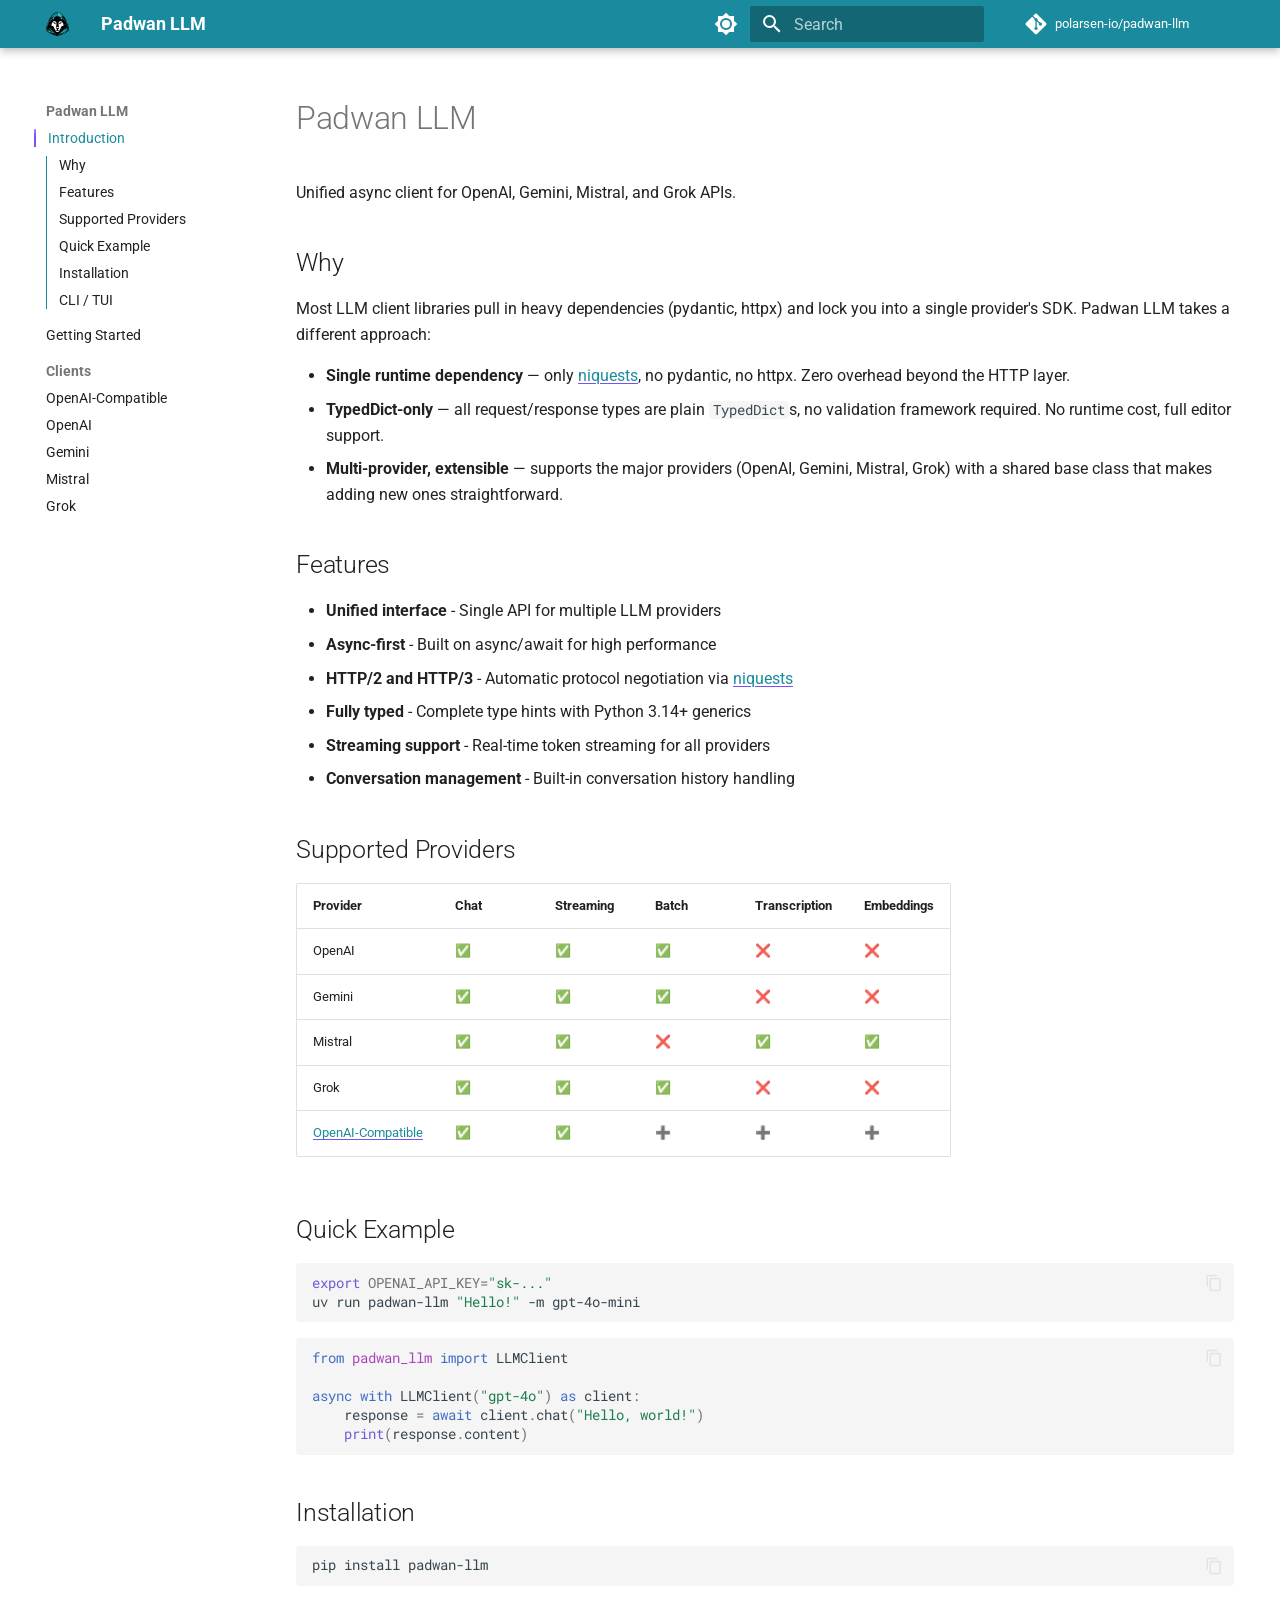
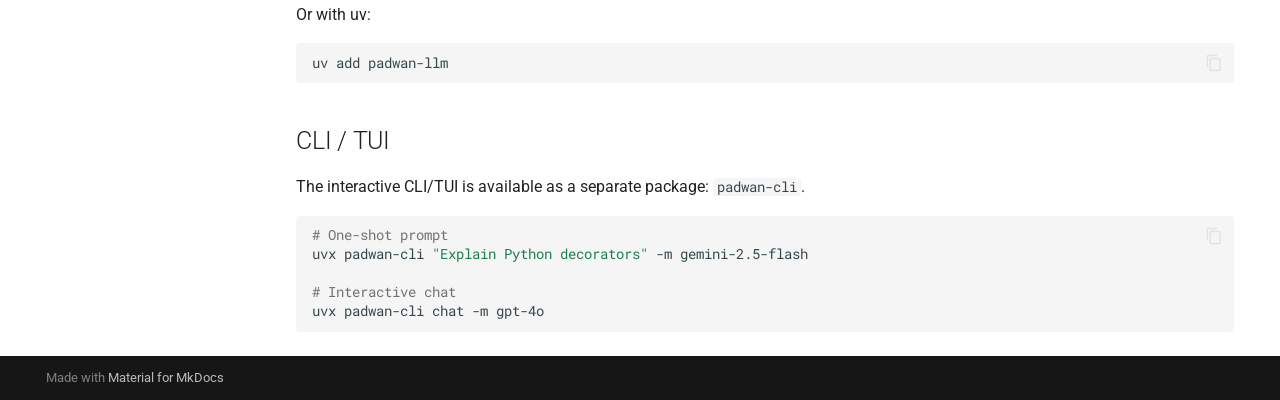
<file: index.html>
<!doctype html>
<html lang="en" class="no-js">
  <head>
    
      <meta charset="utf-8">
      <meta name="viewport" content="width=device-width,initial-scale=1">
      
        <meta name="description" content="Unified async client for OpenAI, Gemini, Mistral, and Grok APIs">
      
      
      
        <link rel="canonical" href="https://polarsen-io.github.io/padwan-llm/">
      
      
      
        <link rel="next" href="getting-started/">
      
      
        
      
      
      <link rel="icon" href="static/logo-hood.png">
      <meta name="generator" content="mkdocs-1.6.1, mkdocs-material-9.7.2">
    
    
      
        <title>Padwan LLM</title>
      
    
    
      <link rel="stylesheet" href="assets/stylesheets/main.484c7ddc.min.css">
      
        
        <link rel="stylesheet" href="assets/stylesheets/palette.ab4e12ef.min.css">
      
      


    
    
      
    
    
      
        
        
        <link rel="preconnect" href="https://fonts.gstatic.com" crossorigin>
        <link rel="stylesheet" href="https://fonts.googleapis.com/css?family=Roboto:300,300i,400,400i,700,700i%7CRoboto+Mono:400,400i,700,700i&display=fallback">
        <style>:root{--md-text-font:"Roboto";--md-code-font:"Roboto Mono"}</style>
      
    
    
      <link rel="stylesheet" href="stylesheets/extra.css">
    
    <script>__md_scope=new URL(".",location),__md_hash=e=>[...e].reduce(((e,_)=>(e<<5)-e+_.charCodeAt(0)),0),__md_get=(e,_=localStorage,t=__md_scope)=>JSON.parse(_.getItem(t.pathname+"."+e)),__md_set=(e,_,t=localStorage,a=__md_scope)=>{try{t.setItem(a.pathname+"."+e,JSON.stringify(_))}catch(e){}}</script>
    
      

    
    
  </head>
  
  
    
    
      
    
    
    
    
    <body dir="ltr" data-md-color-scheme="default" data-md-color-primary="custom" data-md-color-accent="deep-purple">
  
    
    <input class="md-toggle" data-md-toggle="drawer" type="checkbox" id="__drawer" autocomplete="off">
    <input class="md-toggle" data-md-toggle="search" type="checkbox" id="__search" autocomplete="off">
    <label class="md-overlay" for="__drawer"></label>
    <div data-md-component="skip">
      
        
        <a href="#padwan-llm" class="md-skip">
          Skip to content
        </a>
      
    </div>
    <div data-md-component="announce">
      
    </div>
    
    
      

  

<header class="md-header md-header--shadow" data-md-component="header">
  <nav class="md-header__inner md-grid" aria-label="Header">
    <a href="." title="Padwan LLM" class="md-header__button md-logo" aria-label="Padwan LLM" data-md-component="logo">
      
  <img src="static/logo-hood.png" alt="logo">

    </a>
    <label class="md-header__button md-icon" for="__drawer">
      
      <svg xmlns="http://www.w3.org/2000/svg" viewBox="0 0 24 24"><path d="M3 6h18v2H3zm0 5h18v2H3zm0 5h18v2H3z"/></svg>
    </label>
    <div class="md-header__title" data-md-component="header-title">
      <div class="md-header__ellipsis">
        <div class="md-header__topic">
          <span class="md-ellipsis">
            Padwan LLM
          </span>
        </div>
        <div class="md-header__topic" data-md-component="header-topic">
          <span class="md-ellipsis">
            
              Introduction
            
          </span>
        </div>
      </div>
    </div>
    
      
        <form class="md-header__option" data-md-component="palette">
  
    
    
    
    <input class="md-option" data-md-color-media="(prefers-color-scheme: light)" data-md-color-scheme="default" data-md-color-primary="custom" data-md-color-accent="deep-purple"  aria-label="Switch to dark mode"  type="radio" name="__palette" id="__palette_0">
    
      <label class="md-header__button md-icon" title="Switch to dark mode" for="__palette_1" hidden>
        <svg xmlns="http://www.w3.org/2000/svg" viewBox="0 0 24 24"><path d="M12 8a4 4 0 0 0-4 4 4 4 0 0 0 4 4 4 4 0 0 0 4-4 4 4 0 0 0-4-4m0 10a6 6 0 0 1-6-6 6 6 0 0 1 6-6 6 6 0 0 1 6 6 6 6 0 0 1-6 6m8-9.31V4h-4.69L12 .69 8.69 4H4v4.69L.69 12 4 15.31V20h4.69L12 23.31 15.31 20H20v-4.69L23.31 12z"/></svg>
      </label>
    
  
    
    
    
    <input class="md-option" data-md-color-media="(prefers-color-scheme: dark)" data-md-color-scheme="slate" data-md-color-primary="custom" data-md-color-accent="deep-purple"  aria-label="Switch to light mode"  type="radio" name="__palette" id="__palette_1">
    
      <label class="md-header__button md-icon" title="Switch to light mode" for="__palette_0" hidden>
        <svg xmlns="http://www.w3.org/2000/svg" viewBox="0 0 24 24"><path d="M12 18c-.89 0-1.74-.2-2.5-.55C11.56 16.5 13 14.42 13 12s-1.44-4.5-3.5-5.45C10.26 6.2 11.11 6 12 6a6 6 0 0 1 6 6 6 6 0 0 1-6 6m8-9.31V4h-4.69L12 .69 8.69 4H4v4.69L.69 12 4 15.31V20h4.69L12 23.31 15.31 20H20v-4.69L23.31 12z"/></svg>
      </label>
    
  
</form>
      
    
    
      <script>var palette=__md_get("__palette");if(palette&&palette.color){if("(prefers-color-scheme)"===palette.color.media){var media=matchMedia("(prefers-color-scheme: light)"),input=document.querySelector(media.matches?"[data-md-color-media='(prefers-color-scheme: light)']":"[data-md-color-media='(prefers-color-scheme: dark)']");palette.color.media=input.getAttribute("data-md-color-media"),palette.color.scheme=input.getAttribute("data-md-color-scheme"),palette.color.primary=input.getAttribute("data-md-color-primary"),palette.color.accent=input.getAttribute("data-md-color-accent")}for(var[key,value]of Object.entries(palette.color))document.body.setAttribute("data-md-color-"+key,value)}</script>
    
    
    
      
      
        <label class="md-header__button md-icon" for="__search">
          
          <svg xmlns="http://www.w3.org/2000/svg" viewBox="0 0 24 24"><path d="M9.5 3A6.5 6.5 0 0 1 16 9.5c0 1.61-.59 3.09-1.56 4.23l.27.27h.79l5 5-1.5 1.5-5-5v-.79l-.27-.27A6.52 6.52 0 0 1 9.5 16 6.5 6.5 0 0 1 3 9.5 6.5 6.5 0 0 1 9.5 3m0 2C7 5 5 7 5 9.5S7 14 9.5 14 14 12 14 9.5 12 5 9.5 5"/></svg>
        </label>
        <div class="md-search" data-md-component="search" role="dialog">
  <label class="md-search__overlay" for="__search"></label>
  <div class="md-search__inner" role="search">
    <form class="md-search__form" name="search">
      <input type="text" class="md-search__input" name="query" aria-label="Search" placeholder="Search" autocapitalize="off" autocorrect="off" autocomplete="off" spellcheck="false" data-md-component="search-query" required>
      <label class="md-search__icon md-icon" for="__search">
        
        <svg xmlns="http://www.w3.org/2000/svg" viewBox="0 0 24 24"><path d="M9.5 3A6.5 6.5 0 0 1 16 9.5c0 1.61-.59 3.09-1.56 4.23l.27.27h.79l5 5-1.5 1.5-5-5v-.79l-.27-.27A6.52 6.52 0 0 1 9.5 16 6.5 6.5 0 0 1 3 9.5 6.5 6.5 0 0 1 9.5 3m0 2C7 5 5 7 5 9.5S7 14 9.5 14 14 12 14 9.5 12 5 9.5 5"/></svg>
        
        <svg xmlns="http://www.w3.org/2000/svg" viewBox="0 0 24 24"><path d="M20 11v2H8l5.5 5.5-1.42 1.42L4.16 12l7.92-7.92L13.5 5.5 8 11z"/></svg>
      </label>
      <nav class="md-search__options" aria-label="Search">
        
        <button type="reset" class="md-search__icon md-icon" title="Clear" aria-label="Clear" tabindex="-1">
          
          <svg xmlns="http://www.w3.org/2000/svg" viewBox="0 0 24 24"><path d="M19 6.41 17.59 5 12 10.59 6.41 5 5 6.41 10.59 12 5 17.59 6.41 19 12 13.41 17.59 19 19 17.59 13.41 12z"/></svg>
        </button>
      </nav>
      
        <div class="md-search__suggest" data-md-component="search-suggest"></div>
      
    </form>
    <div class="md-search__output">
      <div class="md-search__scrollwrap" tabindex="0" data-md-scrollfix>
        <div class="md-search-result" data-md-component="search-result">
          <div class="md-search-result__meta">
            Initializing search
          </div>
          <ol class="md-search-result__list" role="presentation"></ol>
        </div>
      </div>
    </div>
  </div>
</div>
      
    
    
      <div class="md-header__source">
        <a href="https://github.com/polarsen-io/padwan-llm" title="Go to repository" class="md-source" data-md-component="source">
  <div class="md-source__icon md-icon">
    
    <svg xmlns="http://www.w3.org/2000/svg" viewBox="0 0 448 512"><!--! Font Awesome Free 7.1.0 by @fontawesome - https://fontawesome.com License - https://fontawesome.com/license/free (Icons: CC BY 4.0, Fonts: SIL OFL 1.1, Code: MIT License) Copyright 2025 Fonticons, Inc.--><path d="M439.6 236.1 244 40.5c-5.4-5.5-12.8-8.5-20.4-8.5s-15 3-20.4 8.4L162.5 81l51.5 51.5c27.1-9.1 52.7 16.8 43.4 43.7l49.7 49.7c34.2-11.8 61.2 31 35.5 56.7-26.5 26.5-70.2-2.9-56-37.3L240.3 199v121.9c25.3 12.5 22.3 41.8 9.1 55-6.4 6.4-15.2 10.1-24.3 10.1s-17.8-3.6-24.3-10.1c-17.6-17.6-11.1-46.9 11.2-56v-123c-20.8-8.5-24.6-30.7-18.6-45L142.6 101 8.5 235.1C3 240.6 0 247.9 0 255.5s3 15 8.5 20.4l195.6 195.7c5.4 5.4 12.7 8.4 20.4 8.4s15-3 20.4-8.4l194.7-194.7c5.4-5.4 8.4-12.8 8.4-20.4s-3-15-8.4-20.4"/></svg>
  </div>
  <div class="md-source__repository">
    polarsen-io/padwan-llm
  </div>
</a>
      </div>
    
  </nav>
  
</header>
    
    <div class="md-container" data-md-component="container">
      
      
        
          
        
      
      <main class="md-main" data-md-component="main">
        <div class="md-main__inner md-grid">
          
            
              
              <div class="md-sidebar md-sidebar--primary" data-md-component="sidebar" data-md-type="navigation" >
                <div class="md-sidebar__scrollwrap">
                  <div class="md-sidebar__inner">
                    



  

<nav class="md-nav md-nav--primary md-nav--integrated" aria-label="Navigation" data-md-level="0">
  <label class="md-nav__title" for="__drawer">
    <a href="." title="Padwan LLM" class="md-nav__button md-logo" aria-label="Padwan LLM" data-md-component="logo">
      
  <img src="static/logo-hood.png" alt="logo">

    </a>
    Padwan LLM
  </label>
  
    <div class="md-nav__source">
      <a href="https://github.com/polarsen-io/padwan-llm" title="Go to repository" class="md-source" data-md-component="source">
  <div class="md-source__icon md-icon">
    
    <svg xmlns="http://www.w3.org/2000/svg" viewBox="0 0 448 512"><!--! Font Awesome Free 7.1.0 by @fontawesome - https://fontawesome.com License - https://fontawesome.com/license/free (Icons: CC BY 4.0, Fonts: SIL OFL 1.1, Code: MIT License) Copyright 2025 Fonticons, Inc.--><path d="M439.6 236.1 244 40.5c-5.4-5.5-12.8-8.5-20.4-8.5s-15 3-20.4 8.4L162.5 81l51.5 51.5c27.1-9.1 52.7 16.8 43.4 43.7l49.7 49.7c34.2-11.8 61.2 31 35.5 56.7-26.5 26.5-70.2-2.9-56-37.3L240.3 199v121.9c25.3 12.5 22.3 41.8 9.1 55-6.4 6.4-15.2 10.1-24.3 10.1s-17.8-3.6-24.3-10.1c-17.6-17.6-11.1-46.9 11.2-56v-123c-20.8-8.5-24.6-30.7-18.6-45L142.6 101 8.5 235.1C3 240.6 0 247.9 0 255.5s3 15 8.5 20.4l195.6 195.7c5.4 5.4 12.7 8.4 20.4 8.4s15-3 20.4-8.4l194.7-194.7c5.4-5.4 8.4-12.8 8.4-20.4s-3-15-8.4-20.4"/></svg>
  </div>
  <div class="md-source__repository">
    polarsen-io/padwan-llm
  </div>
</a>
    </div>
  
  <ul class="md-nav__list" data-md-scrollfix>
    
      
      
  
  
    
  
  
  
    <li class="md-nav__item md-nav__item--active">
      
      <input class="md-nav__toggle md-toggle" type="checkbox" id="__toc">
      
      
        
      
      
        <label class="md-nav__link md-nav__link--active" for="__toc">
          
  
  
  <span class="md-ellipsis">
    
  
    Introduction
  

    
  </span>
  
  

          <span class="md-nav__icon md-icon"></span>
        </label>
      
      <a href="." class="md-nav__link md-nav__link--active">
        
  
  
  <span class="md-ellipsis">
    
  
    Introduction
  

    
  </span>
  
  

      </a>
      
        

<nav class="md-nav md-nav--secondary" aria-label="Table of contents">
  
  
  
    
  
  
    <label class="md-nav__title" for="__toc">
      <span class="md-nav__icon md-icon"></span>
      Table of contents
    </label>
    <ul class="md-nav__list" data-md-component="toc" data-md-scrollfix>
      
        <li class="md-nav__item">
  <a href="#why" class="md-nav__link">
    <span class="md-ellipsis">
      
        Why
      
    </span>
  </a>
  
</li>
      
        <li class="md-nav__item">
  <a href="#features" class="md-nav__link">
    <span class="md-ellipsis">
      
        Features
      
    </span>
  </a>
  
</li>
      
        <li class="md-nav__item">
  <a href="#supported-providers" class="md-nav__link">
    <span class="md-ellipsis">
      
        Supported Providers
      
    </span>
  </a>
  
</li>
      
        <li class="md-nav__item">
  <a href="#quick-example" class="md-nav__link">
    <span class="md-ellipsis">
      
        Quick Example
      
    </span>
  </a>
  
</li>
      
        <li class="md-nav__item">
  <a href="#installation" class="md-nav__link">
    <span class="md-ellipsis">
      
        Installation
      
    </span>
  </a>
  
</li>
      
        <li class="md-nav__item">
  <a href="#cli-tui" class="md-nav__link">
    <span class="md-ellipsis">
      
        CLI / TUI
      
    </span>
  </a>
  
</li>
      
    </ul>
  
</nav>
      
    </li>
  

    
      
      
  
  
  
  
    <li class="md-nav__item">
      <a href="getting-started/" class="md-nav__link">
        
  
  
  <span class="md-ellipsis">
    
  
    Getting Started
  

    
  </span>
  
  

      </a>
    </li>
  

    
      
      
  
  
  
  
    
    
    
    
      
        
        
      
    
    
    <li class="md-nav__item md-nav__item--section md-nav__item--nested">
      
        
        
          
        
        <input class="md-nav__toggle md-toggle md-toggle--indeterminate" type="checkbox" id="__nav_3" >
        
          
          <label class="md-nav__link" for="__nav_3" id="__nav_3_label" tabindex="">
            
  
  
  <span class="md-ellipsis">
    
  
    Clients
  

    
  </span>
  
  

            <span class="md-nav__icon md-icon"></span>
          </label>
        
        <nav class="md-nav" data-md-level="1" aria-labelledby="__nav_3_label" aria-expanded="false">
          <label class="md-nav__title" for="__nav_3">
            <span class="md-nav__icon md-icon"></span>
            
  
    Clients
  

          </label>
          <ul class="md-nav__list" data-md-scrollfix>
            
              
                
  
  
  
  
    <li class="md-nav__item">
      <a href="clients/openai-compatible/" class="md-nav__link">
        
  
  
  <span class="md-ellipsis">
    
  
    OpenAI-Compatible
  

    
  </span>
  
  

      </a>
    </li>
  

              
            
              
                
  
  
  
  
    <li class="md-nav__item">
      <a href="clients/openai/" class="md-nav__link">
        
  
  
  <span class="md-ellipsis">
    
  
    OpenAI
  

    
  </span>
  
  

      </a>
    </li>
  

              
            
              
                
  
  
  
  
    <li class="md-nav__item">
      <a href="clients/gemini/" class="md-nav__link">
        
  
  
  <span class="md-ellipsis">
    
  
    Gemini
  

    
  </span>
  
  

      </a>
    </li>
  

              
            
              
                
  
  
  
  
    <li class="md-nav__item">
      <a href="clients/mistral/" class="md-nav__link">
        
  
  
  <span class="md-ellipsis">
    
  
    Mistral
  

    
  </span>
  
  

      </a>
    </li>
  

              
            
              
                
  
  
  
  
    <li class="md-nav__item">
      <a href="clients/grok/" class="md-nav__link">
        
  
  
  <span class="md-ellipsis">
    
  
    Grok
  

    
  </span>
  
  

      </a>
    </li>
  

              
            
          </ul>
        </nav>
      
    </li>
  

    
  </ul>
</nav>
                  </div>
                </div>
              </div>
            
            
          
          
            <div class="md-content" data-md-component="content">
              
              <article class="md-content__inner md-typeset">
                
                  


  
  


<h1 id="padwan-llm">Padwan LLM</h1>
<p>Unified async client for OpenAI, Gemini, Mistral, and Grok APIs.</p>
<h2 id="why">Why</h2>
<p>Most LLM client libraries pull in heavy dependencies (pydantic, httpx) and lock you into a single provider's SDK. Padwan LLM takes a different approach:</p>
<ul>
<li><strong>Single runtime dependency</strong> — only <a href="https://github.com/jawah/niquests">niquests</a>, no pydantic, no httpx. Zero overhead beyond the HTTP layer.</li>
<li><strong>TypedDict-only</strong> — all request/response types are plain <code>TypedDict</code>s, no validation framework required. No runtime cost, full editor support.</li>
<li><strong>Multi-provider, extensible</strong> — supports the major providers (OpenAI, Gemini, Mistral, Grok) with a shared base class that makes adding new ones straightforward.</li>
</ul>
<h2 id="features">Features</h2>
<ul>
<li><strong>Unified interface</strong> - Single API for multiple LLM providers</li>
<li><strong>Async-first</strong> - Built on async/await for high performance</li>
<li><strong>HTTP/2 and HTTP/3</strong> - Automatic protocol negotiation via <a href="https://github.com/jawah/niquests">niquests</a></li>
<li><strong>Fully typed</strong> - Complete type hints with Python 3.14+ generics</li>
<li><strong>Streaming support</strong> - Real-time token streaming for all providers</li>
<li><strong>Conversation management</strong> - Built-in conversation history handling</li>
</ul>
<h2 id="supported-providers">Supported Providers</h2>
<table>
<thead>
<tr>
<th>Provider</th>
<th>Chat</th>
<th>Streaming</th>
<th>Batch</th>
<th>Transcription</th>
<th>Embeddings</th>
</tr>
</thead>
<tbody>
<tr>
<td>OpenAI</td>
<td>✅</td>
<td>✅</td>
<td>✅</td>
<td>❌</td>
<td>❌</td>
</tr>
<tr>
<td>Gemini</td>
<td>✅</td>
<td>✅</td>
<td>✅</td>
<td>❌</td>
<td>❌</td>
</tr>
<tr>
<td>Mistral</td>
<td>✅</td>
<td>✅</td>
<td>❌</td>
<td>✅</td>
<td>✅</td>
</tr>
<tr>
<td>Grok</td>
<td>✅</td>
<td>✅</td>
<td>✅</td>
<td>❌</td>
<td>❌</td>
</tr>
<tr>
<td><a href="clients/openai-compatible/">OpenAI-Compatible</a></td>
<td>✅</td>
<td>✅</td>
<td>➕</td>
<td>➕</td>
<td>➕</td>
</tr>
</tbody>
</table>
<h2 id="quick-example">Quick Example</h2>
<div class="language-bash highlight"><pre><span></span><code><span id="__span-0-1"><a id="__codelineno-0-1" name="__codelineno-0-1" href="#__codelineno-0-1"></a><span class="nb">export</span><span class="w"> </span><span class="nv">OPENAI_API_KEY</span><span class="o">=</span><span class="s2">&quot;sk-...&quot;</span>
</span><span id="__span-0-2"><a id="__codelineno-0-2" name="__codelineno-0-2" href="#__codelineno-0-2"></a>uv<span class="w"> </span>run<span class="w"> </span>padwan-llm<span class="w"> </span><span class="s2">&quot;Hello!&quot;</span><span class="w"> </span>-m<span class="w"> </span>gpt-4o-mini
</span></code></pre></div>
<div class="language-python highlight"><pre><span></span><code><span id="__span-1-1"><a id="__codelineno-1-1" name="__codelineno-1-1" href="#__codelineno-1-1"></a><span class="kn">from</span><span class="w"> </span><span class="nn">padwan_llm</span><span class="w"> </span><span class="kn">import</span> <span class="n">LLMClient</span>
</span><span id="__span-1-2"><a id="__codelineno-1-2" name="__codelineno-1-2" href="#__codelineno-1-2"></a>
</span><span id="__span-1-3"><a id="__codelineno-1-3" name="__codelineno-1-3" href="#__codelineno-1-3"></a><span class="k">async</span> <span class="k">with</span> <span class="n">LLMClient</span><span class="p">(</span><span class="s2">&quot;gpt-4o&quot;</span><span class="p">)</span> <span class="k">as</span> <span class="n">client</span><span class="p">:</span>
</span><span id="__span-1-4"><a id="__codelineno-1-4" name="__codelineno-1-4" href="#__codelineno-1-4"></a>    <span class="n">response</span> <span class="o">=</span> <span class="k">await</span> <span class="n">client</span><span class="o">.</span><span class="n">chat</span><span class="p">(</span><span class="s2">&quot;Hello, world!&quot;</span><span class="p">)</span>
</span><span id="__span-1-5"><a id="__codelineno-1-5" name="__codelineno-1-5" href="#__codelineno-1-5"></a>    <span class="nb">print</span><span class="p">(</span><span class="n">response</span><span class="o">.</span><span class="n">content</span><span class="p">)</span>
</span></code></pre></div>
<h2 id="installation">Installation</h2>
<div class="language-bash highlight"><pre><span></span><code><span id="__span-2-1"><a id="__codelineno-2-1" name="__codelineno-2-1" href="#__codelineno-2-1"></a>pip<span class="w"> </span>install<span class="w"> </span>padwan-llm
</span></code></pre></div>
<p>Or with uv:</p>
<div class="language-bash highlight"><pre><span></span><code><span id="__span-3-1"><a id="__codelineno-3-1" name="__codelineno-3-1" href="#__codelineno-3-1"></a>uv<span class="w"> </span>add<span class="w"> </span>padwan-llm
</span></code></pre></div>
<h2 id="cli-tui">CLI / TUI</h2>
<p>The interactive CLI/TUI is available as a separate package: <code>padwan-cli</code>.</p>
<div class="language-bash highlight"><pre><span></span><code><span id="__span-4-1"><a id="__codelineno-4-1" name="__codelineno-4-1" href="#__codelineno-4-1"></a><span class="c1"># One-shot prompt</span>
</span><span id="__span-4-2"><a id="__codelineno-4-2" name="__codelineno-4-2" href="#__codelineno-4-2"></a>uvx<span class="w"> </span>padwan-cli<span class="w"> </span><span class="s2">&quot;Explain Python decorators&quot;</span><span class="w"> </span>-m<span class="w"> </span>gemini-2.5-flash
</span><span id="__span-4-3"><a id="__codelineno-4-3" name="__codelineno-4-3" href="#__codelineno-4-3"></a>
</span><span id="__span-4-4"><a id="__codelineno-4-4" name="__codelineno-4-4" href="#__codelineno-4-4"></a><span class="c1"># Interactive chat</span>
</span><span id="__span-4-5"><a id="__codelineno-4-5" name="__codelineno-4-5" href="#__codelineno-4-5"></a>uvx<span class="w"> </span>padwan-cli<span class="w"> </span>chat<span class="w"> </span>-m<span class="w"> </span>gpt-4o
</span></code></pre></div>












                
              </article>
            </div>
          
          
<script>var target=document.getElementById(location.hash.slice(1));target&&target.name&&(target.checked=target.name.startsWith("__tabbed_"))</script>
        </div>
        
          <button type="button" class="md-top md-icon" data-md-component="top" hidden>
  
  <svg xmlns="http://www.w3.org/2000/svg" viewBox="0 0 24 24"><path d="M13 20h-2V8l-5.5 5.5-1.42-1.42L12 4.16l7.92 7.92-1.42 1.42L13 8z"/></svg>
  Back to top
</button>
        
      </main>
      
        <footer class="md-footer">
  
  <div class="md-footer-meta md-typeset">
    <div class="md-footer-meta__inner md-grid">
      <div class="md-copyright">
  
  
    Made with
    <a href="https://squidfunk.github.io/mkdocs-material/" target="_blank" rel="noopener">
      Material for MkDocs
    </a>
  
</div>
      
    </div>
  </div>
</footer>
      
    </div>
    <div class="md-dialog" data-md-component="dialog">
      <div class="md-dialog__inner md-typeset"></div>
    </div>
    
    
    
      
      
      <script id="__config" type="application/json">{"annotate": null, "base": ".", "features": ["navigation.sections", "navigation.top", "navigation.expand", "search.suggest", "search.highlight", "content.code.copy", "toc.integrate"], "search": "assets/javascripts/workers/search.2c215733.min.js", "tags": null, "translations": {"clipboard.copied": "Copied to clipboard", "clipboard.copy": "Copy to clipboard", "search.result.more.one": "1 more on this page", "search.result.more.other": "# more on this page", "search.result.none": "No matching documents", "search.result.one": "1 matching document", "search.result.other": "# matching documents", "search.result.placeholder": "Type to start searching", "search.result.term.missing": "Missing", "select.version": "Select version"}, "version": null}</script>
    
    
      <script src="assets/javascripts/bundle.79ae519e.min.js"></script>
      
    
  </body>
</html>
</file>
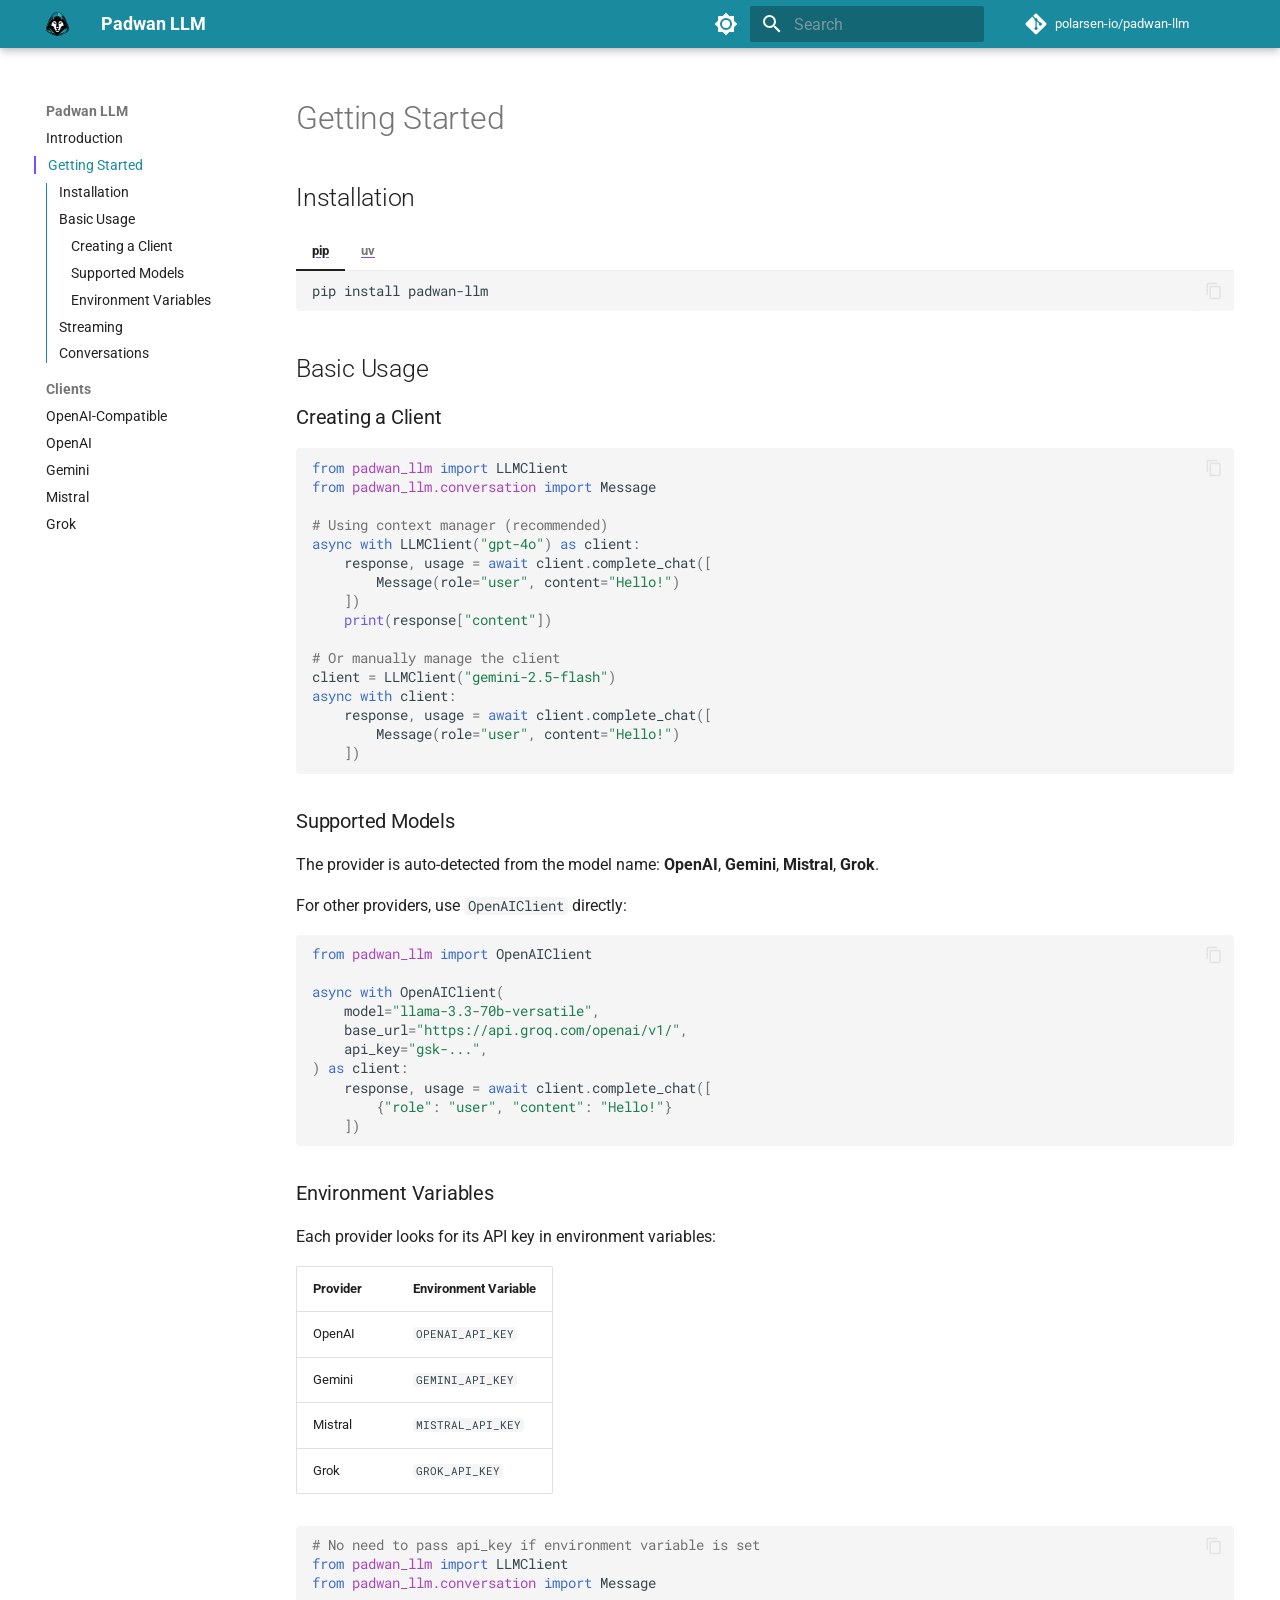
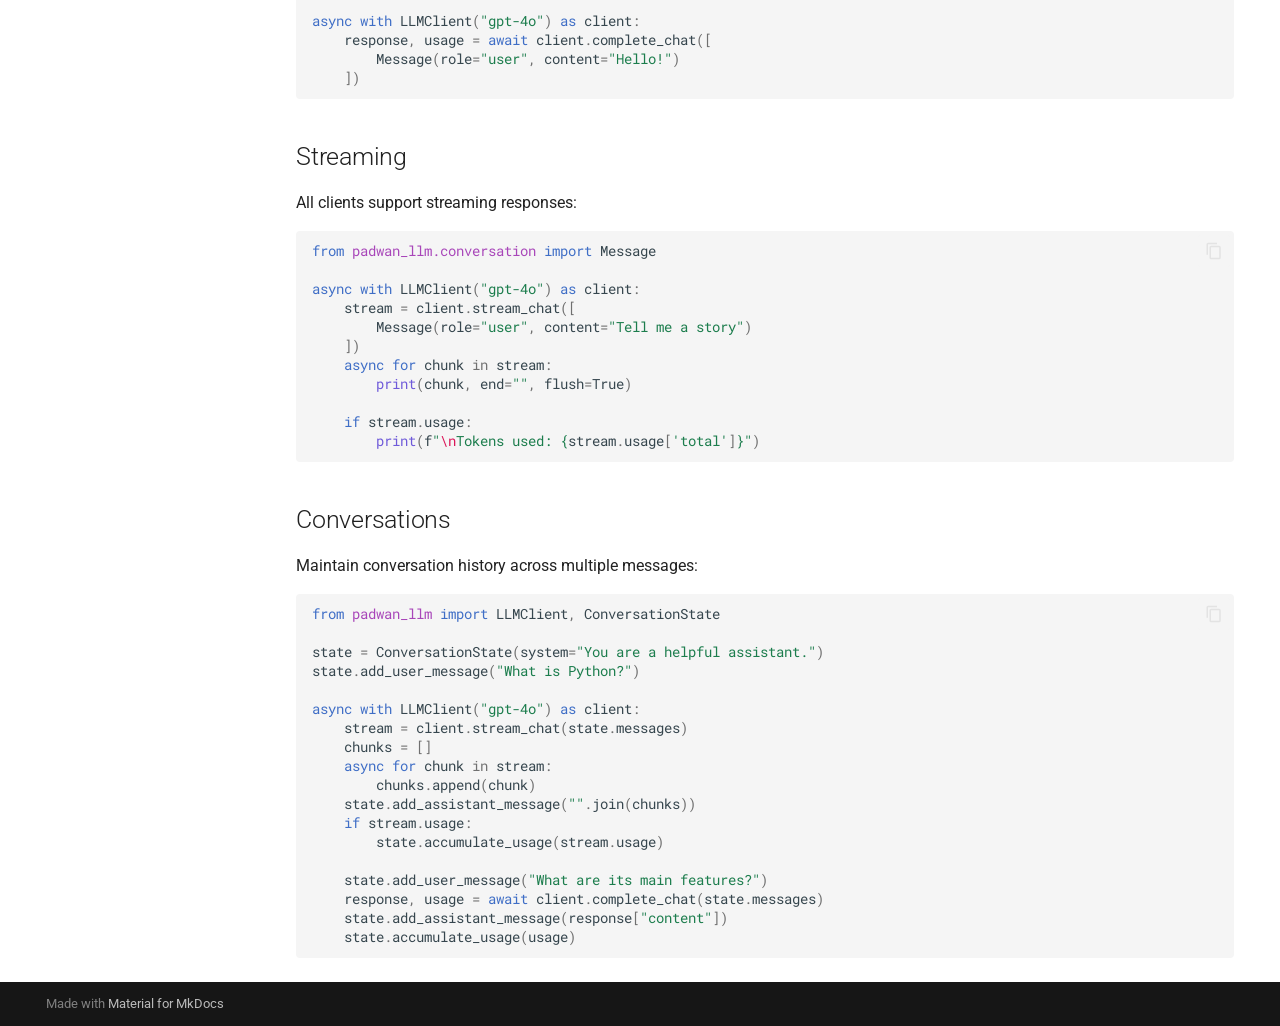
<file: getting-started/index.html>
<!doctype html>
<html lang="en" class="no-js">
  <head>
    
      <meta charset="utf-8">
      <meta name="viewport" content="width=device-width,initial-scale=1">
      
        <meta name="description" content="Unified async client for OpenAI, Gemini, Mistral, and Grok APIs">
      
      
      
        <link rel="canonical" href="https://polarsen-io.github.io/padwan-llm/getting-started/">
      
      
        <link rel="prev" href="..">
      
      
        <link rel="next" href="../clients/openai-compatible/">
      
      
        
      
      
      <link rel="icon" href="../static/logo-hood.png">
      <meta name="generator" content="mkdocs-1.6.1, mkdocs-material-9.7.2">
    
    
      
        <title>Getting Started - Padwan LLM</title>
      
    
    
      <link rel="stylesheet" href="../assets/stylesheets/main.484c7ddc.min.css">
      
        
        <link rel="stylesheet" href="../assets/stylesheets/palette.ab4e12ef.min.css">
      
      


    
    
      
    
    
      
        
        
        <link rel="preconnect" href="https://fonts.gstatic.com" crossorigin>
        <link rel="stylesheet" href="https://fonts.googleapis.com/css?family=Roboto:300,300i,400,400i,700,700i%7CRoboto+Mono:400,400i,700,700i&display=fallback">
        <style>:root{--md-text-font:"Roboto";--md-code-font:"Roboto Mono"}</style>
      
    
    
      <link rel="stylesheet" href="../stylesheets/extra.css">
    
    <script>__md_scope=new URL("..",location),__md_hash=e=>[...e].reduce(((e,_)=>(e<<5)-e+_.charCodeAt(0)),0),__md_get=(e,_=localStorage,t=__md_scope)=>JSON.parse(_.getItem(t.pathname+"."+e)),__md_set=(e,_,t=localStorage,a=__md_scope)=>{try{t.setItem(a.pathname+"."+e,JSON.stringify(_))}catch(e){}}</script>
    
      

    
    
  </head>
  
  
    
    
      
    
    
    
    
    <body dir="ltr" data-md-color-scheme="default" data-md-color-primary="custom" data-md-color-accent="deep-purple">
  
    
    <input class="md-toggle" data-md-toggle="drawer" type="checkbox" id="__drawer" autocomplete="off">
    <input class="md-toggle" data-md-toggle="search" type="checkbox" id="__search" autocomplete="off">
    <label class="md-overlay" for="__drawer"></label>
    <div data-md-component="skip">
      
        
        <a href="#getting-started" class="md-skip">
          Skip to content
        </a>
      
    </div>
    <div data-md-component="announce">
      
    </div>
    
    
      

  

<header class="md-header md-header--shadow" data-md-component="header">
  <nav class="md-header__inner md-grid" aria-label="Header">
    <a href=".." title="Padwan LLM" class="md-header__button md-logo" aria-label="Padwan LLM" data-md-component="logo">
      
  <img src="../static/logo-hood.png" alt="logo">

    </a>
    <label class="md-header__button md-icon" for="__drawer">
      
      <svg xmlns="http://www.w3.org/2000/svg" viewBox="0 0 24 24"><path d="M3 6h18v2H3zm0 5h18v2H3zm0 5h18v2H3z"/></svg>
    </label>
    <div class="md-header__title" data-md-component="header-title">
      <div class="md-header__ellipsis">
        <div class="md-header__topic">
          <span class="md-ellipsis">
            Padwan LLM
          </span>
        </div>
        <div class="md-header__topic" data-md-component="header-topic">
          <span class="md-ellipsis">
            
              Getting Started
            
          </span>
        </div>
      </div>
    </div>
    
      
        <form class="md-header__option" data-md-component="palette">
  
    
    
    
    <input class="md-option" data-md-color-media="(prefers-color-scheme: light)" data-md-color-scheme="default" data-md-color-primary="custom" data-md-color-accent="deep-purple"  aria-label="Switch to dark mode"  type="radio" name="__palette" id="__palette_0">
    
      <label class="md-header__button md-icon" title="Switch to dark mode" for="__palette_1" hidden>
        <svg xmlns="http://www.w3.org/2000/svg" viewBox="0 0 24 24"><path d="M12 8a4 4 0 0 0-4 4 4 4 0 0 0 4 4 4 4 0 0 0 4-4 4 4 0 0 0-4-4m0 10a6 6 0 0 1-6-6 6 6 0 0 1 6-6 6 6 0 0 1 6 6 6 6 0 0 1-6 6m8-9.31V4h-4.69L12 .69 8.69 4H4v4.69L.69 12 4 15.31V20h4.69L12 23.31 15.31 20H20v-4.69L23.31 12z"/></svg>
      </label>
    
  
    
    
    
    <input class="md-option" data-md-color-media="(prefers-color-scheme: dark)" data-md-color-scheme="slate" data-md-color-primary="custom" data-md-color-accent="deep-purple"  aria-label="Switch to light mode"  type="radio" name="__palette" id="__palette_1">
    
      <label class="md-header__button md-icon" title="Switch to light mode" for="__palette_0" hidden>
        <svg xmlns="http://www.w3.org/2000/svg" viewBox="0 0 24 24"><path d="M12 18c-.89 0-1.74-.2-2.5-.55C11.56 16.5 13 14.42 13 12s-1.44-4.5-3.5-5.45C10.26 6.2 11.11 6 12 6a6 6 0 0 1 6 6 6 6 0 0 1-6 6m8-9.31V4h-4.69L12 .69 8.69 4H4v4.69L.69 12 4 15.31V20h4.69L12 23.31 15.31 20H20v-4.69L23.31 12z"/></svg>
      </label>
    
  
</form>
      
    
    
      <script>var palette=__md_get("__palette");if(palette&&palette.color){if("(prefers-color-scheme)"===palette.color.media){var media=matchMedia("(prefers-color-scheme: light)"),input=document.querySelector(media.matches?"[data-md-color-media='(prefers-color-scheme: light)']":"[data-md-color-media='(prefers-color-scheme: dark)']");palette.color.media=input.getAttribute("data-md-color-media"),palette.color.scheme=input.getAttribute("data-md-color-scheme"),palette.color.primary=input.getAttribute("data-md-color-primary"),palette.color.accent=input.getAttribute("data-md-color-accent")}for(var[key,value]of Object.entries(palette.color))document.body.setAttribute("data-md-color-"+key,value)}</script>
    
    
    
      
      
        <label class="md-header__button md-icon" for="__search">
          
          <svg xmlns="http://www.w3.org/2000/svg" viewBox="0 0 24 24"><path d="M9.5 3A6.5 6.5 0 0 1 16 9.5c0 1.61-.59 3.09-1.56 4.23l.27.27h.79l5 5-1.5 1.5-5-5v-.79l-.27-.27A6.52 6.52 0 0 1 9.5 16 6.5 6.5 0 0 1 3 9.5 6.5 6.5 0 0 1 9.5 3m0 2C7 5 5 7 5 9.5S7 14 9.5 14 14 12 14 9.5 12 5 9.5 5"/></svg>
        </label>
        <div class="md-search" data-md-component="search" role="dialog">
  <label class="md-search__overlay" for="__search"></label>
  <div class="md-search__inner" role="search">
    <form class="md-search__form" name="search">
      <input type="text" class="md-search__input" name="query" aria-label="Search" placeholder="Search" autocapitalize="off" autocorrect="off" autocomplete="off" spellcheck="false" data-md-component="search-query" required>
      <label class="md-search__icon md-icon" for="__search">
        
        <svg xmlns="http://www.w3.org/2000/svg" viewBox="0 0 24 24"><path d="M9.5 3A6.5 6.5 0 0 1 16 9.5c0 1.61-.59 3.09-1.56 4.23l.27.27h.79l5 5-1.5 1.5-5-5v-.79l-.27-.27A6.52 6.52 0 0 1 9.5 16 6.5 6.5 0 0 1 3 9.5 6.5 6.5 0 0 1 9.5 3m0 2C7 5 5 7 5 9.5S7 14 9.5 14 14 12 14 9.5 12 5 9.5 5"/></svg>
        
        <svg xmlns="http://www.w3.org/2000/svg" viewBox="0 0 24 24"><path d="M20 11v2H8l5.5 5.5-1.42 1.42L4.16 12l7.92-7.92L13.5 5.5 8 11z"/></svg>
      </label>
      <nav class="md-search__options" aria-label="Search">
        
        <button type="reset" class="md-search__icon md-icon" title="Clear" aria-label="Clear" tabindex="-1">
          
          <svg xmlns="http://www.w3.org/2000/svg" viewBox="0 0 24 24"><path d="M19 6.41 17.59 5 12 10.59 6.41 5 5 6.41 10.59 12 5 17.59 6.41 19 12 13.41 17.59 19 19 17.59 13.41 12z"/></svg>
        </button>
      </nav>
      
        <div class="md-search__suggest" data-md-component="search-suggest"></div>
      
    </form>
    <div class="md-search__output">
      <div class="md-search__scrollwrap" tabindex="0" data-md-scrollfix>
        <div class="md-search-result" data-md-component="search-result">
          <div class="md-search-result__meta">
            Initializing search
          </div>
          <ol class="md-search-result__list" role="presentation"></ol>
        </div>
      </div>
    </div>
  </div>
</div>
      
    
    
      <div class="md-header__source">
        <a href="https://github.com/polarsen-io/padwan-llm" title="Go to repository" class="md-source" data-md-component="source">
  <div class="md-source__icon md-icon">
    
    <svg xmlns="http://www.w3.org/2000/svg" viewBox="0 0 448 512"><!--! Font Awesome Free 7.1.0 by @fontawesome - https://fontawesome.com License - https://fontawesome.com/license/free (Icons: CC BY 4.0, Fonts: SIL OFL 1.1, Code: MIT License) Copyright 2025 Fonticons, Inc.--><path d="M439.6 236.1 244 40.5c-5.4-5.5-12.8-8.5-20.4-8.5s-15 3-20.4 8.4L162.5 81l51.5 51.5c27.1-9.1 52.7 16.8 43.4 43.7l49.7 49.7c34.2-11.8 61.2 31 35.5 56.7-26.5 26.5-70.2-2.9-56-37.3L240.3 199v121.9c25.3 12.5 22.3 41.8 9.1 55-6.4 6.4-15.2 10.1-24.3 10.1s-17.8-3.6-24.3-10.1c-17.6-17.6-11.1-46.9 11.2-56v-123c-20.8-8.5-24.6-30.7-18.6-45L142.6 101 8.5 235.1C3 240.6 0 247.9 0 255.5s3 15 8.5 20.4l195.6 195.7c5.4 5.4 12.7 8.4 20.4 8.4s15-3 20.4-8.4l194.7-194.7c5.4-5.4 8.4-12.8 8.4-20.4s-3-15-8.4-20.4"/></svg>
  </div>
  <div class="md-source__repository">
    polarsen-io/padwan-llm
  </div>
</a>
      </div>
    
  </nav>
  
</header>
    
    <div class="md-container" data-md-component="container">
      
      
        
          
        
      
      <main class="md-main" data-md-component="main">
        <div class="md-main__inner md-grid">
          
            
              
              <div class="md-sidebar md-sidebar--primary" data-md-component="sidebar" data-md-type="navigation" >
                <div class="md-sidebar__scrollwrap">
                  <div class="md-sidebar__inner">
                    



  

<nav class="md-nav md-nav--primary md-nav--integrated" aria-label="Navigation" data-md-level="0">
  <label class="md-nav__title" for="__drawer">
    <a href=".." title="Padwan LLM" class="md-nav__button md-logo" aria-label="Padwan LLM" data-md-component="logo">
      
  <img src="../static/logo-hood.png" alt="logo">

    </a>
    Padwan LLM
  </label>
  
    <div class="md-nav__source">
      <a href="https://github.com/polarsen-io/padwan-llm" title="Go to repository" class="md-source" data-md-component="source">
  <div class="md-source__icon md-icon">
    
    <svg xmlns="http://www.w3.org/2000/svg" viewBox="0 0 448 512"><!--! Font Awesome Free 7.1.0 by @fontawesome - https://fontawesome.com License - https://fontawesome.com/license/free (Icons: CC BY 4.0, Fonts: SIL OFL 1.1, Code: MIT License) Copyright 2025 Fonticons, Inc.--><path d="M439.6 236.1 244 40.5c-5.4-5.5-12.8-8.5-20.4-8.5s-15 3-20.4 8.4L162.5 81l51.5 51.5c27.1-9.1 52.7 16.8 43.4 43.7l49.7 49.7c34.2-11.8 61.2 31 35.5 56.7-26.5 26.5-70.2-2.9-56-37.3L240.3 199v121.9c25.3 12.5 22.3 41.8 9.1 55-6.4 6.4-15.2 10.1-24.3 10.1s-17.8-3.6-24.3-10.1c-17.6-17.6-11.1-46.9 11.2-56v-123c-20.8-8.5-24.6-30.7-18.6-45L142.6 101 8.5 235.1C3 240.6 0 247.9 0 255.5s3 15 8.5 20.4l195.6 195.7c5.4 5.4 12.7 8.4 20.4 8.4s15-3 20.4-8.4l194.7-194.7c5.4-5.4 8.4-12.8 8.4-20.4s-3-15-8.4-20.4"/></svg>
  </div>
  <div class="md-source__repository">
    polarsen-io/padwan-llm
  </div>
</a>
    </div>
  
  <ul class="md-nav__list" data-md-scrollfix>
    
      
      
  
  
  
  
    <li class="md-nav__item">
      <a href=".." class="md-nav__link">
        
  
  
  <span class="md-ellipsis">
    
  
    Introduction
  

    
  </span>
  
  

      </a>
    </li>
  

    
      
      
  
  
    
  
  
  
    <li class="md-nav__item md-nav__item--active">
      
      <input class="md-nav__toggle md-toggle" type="checkbox" id="__toc">
      
      
        
      
      
        <label class="md-nav__link md-nav__link--active" for="__toc">
          
  
  
  <span class="md-ellipsis">
    
  
    Getting Started
  

    
  </span>
  
  

          <span class="md-nav__icon md-icon"></span>
        </label>
      
      <a href="./" class="md-nav__link md-nav__link--active">
        
  
  
  <span class="md-ellipsis">
    
  
    Getting Started
  

    
  </span>
  
  

      </a>
      
        

<nav class="md-nav md-nav--secondary" aria-label="Table of contents">
  
  
  
    
  
  
    <label class="md-nav__title" for="__toc">
      <span class="md-nav__icon md-icon"></span>
      Table of contents
    </label>
    <ul class="md-nav__list" data-md-component="toc" data-md-scrollfix>
      
        <li class="md-nav__item">
  <a href="#installation" class="md-nav__link">
    <span class="md-ellipsis">
      
        Installation
      
    </span>
  </a>
  
</li>
      
        <li class="md-nav__item">
  <a href="#basic-usage" class="md-nav__link">
    <span class="md-ellipsis">
      
        Basic Usage
      
    </span>
  </a>
  
    <nav class="md-nav" aria-label="Basic Usage">
      <ul class="md-nav__list">
        
          <li class="md-nav__item">
  <a href="#creating-a-client" class="md-nav__link">
    <span class="md-ellipsis">
      
        Creating a Client
      
    </span>
  </a>
  
</li>
        
          <li class="md-nav__item">
  <a href="#supported-models" class="md-nav__link">
    <span class="md-ellipsis">
      
        Supported Models
      
    </span>
  </a>
  
</li>
        
          <li class="md-nav__item">
  <a href="#environment-variables" class="md-nav__link">
    <span class="md-ellipsis">
      
        Environment Variables
      
    </span>
  </a>
  
</li>
        
      </ul>
    </nav>
  
</li>
      
        <li class="md-nav__item">
  <a href="#streaming" class="md-nav__link">
    <span class="md-ellipsis">
      
        Streaming
      
    </span>
  </a>
  
</li>
      
        <li class="md-nav__item">
  <a href="#conversations" class="md-nav__link">
    <span class="md-ellipsis">
      
        Conversations
      
    </span>
  </a>
  
</li>
      
    </ul>
  
</nav>
      
    </li>
  

    
      
      
  
  
  
  
    
    
    
    
      
        
        
      
    
    
    <li class="md-nav__item md-nav__item--section md-nav__item--nested">
      
        
        
          
        
        <input class="md-nav__toggle md-toggle md-toggle--indeterminate" type="checkbox" id="__nav_3" >
        
          
          <label class="md-nav__link" for="__nav_3" id="__nav_3_label" tabindex="">
            
  
  
  <span class="md-ellipsis">
    
  
    Clients
  

    
  </span>
  
  

            <span class="md-nav__icon md-icon"></span>
          </label>
        
        <nav class="md-nav" data-md-level="1" aria-labelledby="__nav_3_label" aria-expanded="false">
          <label class="md-nav__title" for="__nav_3">
            <span class="md-nav__icon md-icon"></span>
            
  
    Clients
  

          </label>
          <ul class="md-nav__list" data-md-scrollfix>
            
              
                
  
  
  
  
    <li class="md-nav__item">
      <a href="../clients/openai-compatible/" class="md-nav__link">
        
  
  
  <span class="md-ellipsis">
    
  
    OpenAI-Compatible
  

    
  </span>
  
  

      </a>
    </li>
  

              
            
              
                
  
  
  
  
    <li class="md-nav__item">
      <a href="../clients/openai/" class="md-nav__link">
        
  
  
  <span class="md-ellipsis">
    
  
    OpenAI
  

    
  </span>
  
  

      </a>
    </li>
  

              
            
              
                
  
  
  
  
    <li class="md-nav__item">
      <a href="../clients/gemini/" class="md-nav__link">
        
  
  
  <span class="md-ellipsis">
    
  
    Gemini
  

    
  </span>
  
  

      </a>
    </li>
  

              
            
              
                
  
  
  
  
    <li class="md-nav__item">
      <a href="../clients/mistral/" class="md-nav__link">
        
  
  
  <span class="md-ellipsis">
    
  
    Mistral
  

    
  </span>
  
  

      </a>
    </li>
  

              
            
              
                
  
  
  
  
    <li class="md-nav__item">
      <a href="../clients/grok/" class="md-nav__link">
        
  
  
  <span class="md-ellipsis">
    
  
    Grok
  

    
  </span>
  
  

      </a>
    </li>
  

              
            
          </ul>
        </nav>
      
    </li>
  

    
  </ul>
</nav>
                  </div>
                </div>
              </div>
            
            
          
          
            <div class="md-content" data-md-component="content">
              
              <article class="md-content__inner md-typeset">
                
                  


  
  


<h1 id="getting-started">Getting Started</h1>
<h2 id="installation">Installation</h2>
<div class="tabbed-set tabbed-alternate" data-tabs="1:2"><input checked="checked" id="__tabbed_1_1" name="__tabbed_1" type="radio" /><input id="__tabbed_1_2" name="__tabbed_1" type="radio" /><div class="tabbed-labels"><label for="__tabbed_1_1">pip</label><label for="__tabbed_1_2">uv</label></div>
<div class="tabbed-content">
<div class="tabbed-block">
<div class="language-bash highlight"><pre><span></span><code><span id="__span-0-1"><a id="__codelineno-0-1" name="__codelineno-0-1" href="#__codelineno-0-1"></a>pip<span class="w"> </span>install<span class="w"> </span>padwan-llm
</span></code></pre></div>
</div>
<div class="tabbed-block">
<div class="language-bash highlight"><pre><span></span><code><span id="__span-1-1"><a id="__codelineno-1-1" name="__codelineno-1-1" href="#__codelineno-1-1"></a>uv<span class="w"> </span>add<span class="w"> </span>padwan-llm
</span></code></pre></div>
</div>
</div>
</div>
<h2 id="basic-usage">Basic Usage</h2>
<h3 id="creating-a-client">Creating a Client</h3>
<div class="language-python highlight"><pre><span></span><code><span id="__span-2-1"><a id="__codelineno-2-1" name="__codelineno-2-1" href="#__codelineno-2-1"></a><span class="kn">from</span><span class="w"> </span><span class="nn">padwan_llm</span><span class="w"> </span><span class="kn">import</span> <span class="n">LLMClient</span>
</span><span id="__span-2-2"><a id="__codelineno-2-2" name="__codelineno-2-2" href="#__codelineno-2-2"></a><span class="kn">from</span><span class="w"> </span><span class="nn">padwan_llm.conversation</span><span class="w"> </span><span class="kn">import</span> <span class="n">Message</span>
</span><span id="__span-2-3"><a id="__codelineno-2-3" name="__codelineno-2-3" href="#__codelineno-2-3"></a>
</span><span id="__span-2-4"><a id="__codelineno-2-4" name="__codelineno-2-4" href="#__codelineno-2-4"></a><span class="c1"># Using context manager (recommended)</span>
</span><span id="__span-2-5"><a id="__codelineno-2-5" name="__codelineno-2-5" href="#__codelineno-2-5"></a><span class="k">async</span> <span class="k">with</span> <span class="n">LLMClient</span><span class="p">(</span><span class="s2">&quot;gpt-4o&quot;</span><span class="p">)</span> <span class="k">as</span> <span class="n">client</span><span class="p">:</span>
</span><span id="__span-2-6"><a id="__codelineno-2-6" name="__codelineno-2-6" href="#__codelineno-2-6"></a>    <span class="n">response</span><span class="p">,</span> <span class="n">usage</span> <span class="o">=</span> <span class="k">await</span> <span class="n">client</span><span class="o">.</span><span class="n">complete_chat</span><span class="p">([</span>
</span><span id="__span-2-7"><a id="__codelineno-2-7" name="__codelineno-2-7" href="#__codelineno-2-7"></a>        <span class="n">Message</span><span class="p">(</span><span class="n">role</span><span class="o">=</span><span class="s2">&quot;user&quot;</span><span class="p">,</span> <span class="n">content</span><span class="o">=</span><span class="s2">&quot;Hello!&quot;</span><span class="p">)</span>
</span><span id="__span-2-8"><a id="__codelineno-2-8" name="__codelineno-2-8" href="#__codelineno-2-8"></a>    <span class="p">])</span>
</span><span id="__span-2-9"><a id="__codelineno-2-9" name="__codelineno-2-9" href="#__codelineno-2-9"></a>    <span class="nb">print</span><span class="p">(</span><span class="n">response</span><span class="p">[</span><span class="s2">&quot;content&quot;</span><span class="p">])</span>
</span><span id="__span-2-10"><a id="__codelineno-2-10" name="__codelineno-2-10" href="#__codelineno-2-10"></a>
</span><span id="__span-2-11"><a id="__codelineno-2-11" name="__codelineno-2-11" href="#__codelineno-2-11"></a><span class="c1"># Or manually manage the client</span>
</span><span id="__span-2-12"><a id="__codelineno-2-12" name="__codelineno-2-12" href="#__codelineno-2-12"></a><span class="n">client</span> <span class="o">=</span> <span class="n">LLMClient</span><span class="p">(</span><span class="s2">&quot;gemini-2.5-flash&quot;</span><span class="p">)</span>
</span><span id="__span-2-13"><a id="__codelineno-2-13" name="__codelineno-2-13" href="#__codelineno-2-13"></a><span class="k">async</span> <span class="k">with</span> <span class="n">client</span><span class="p">:</span>
</span><span id="__span-2-14"><a id="__codelineno-2-14" name="__codelineno-2-14" href="#__codelineno-2-14"></a>    <span class="n">response</span><span class="p">,</span> <span class="n">usage</span> <span class="o">=</span> <span class="k">await</span> <span class="n">client</span><span class="o">.</span><span class="n">complete_chat</span><span class="p">([</span>
</span><span id="__span-2-15"><a id="__codelineno-2-15" name="__codelineno-2-15" href="#__codelineno-2-15"></a>        <span class="n">Message</span><span class="p">(</span><span class="n">role</span><span class="o">=</span><span class="s2">&quot;user&quot;</span><span class="p">,</span> <span class="n">content</span><span class="o">=</span><span class="s2">&quot;Hello!&quot;</span><span class="p">)</span>
</span><span id="__span-2-16"><a id="__codelineno-2-16" name="__codelineno-2-16" href="#__codelineno-2-16"></a>    <span class="p">])</span>
</span></code></pre></div>
<h3 id="supported-models">Supported Models</h3>
<p>The provider is auto-detected from the model name: <strong>OpenAI</strong>, <strong>Gemini</strong>, <strong>Mistral</strong>, <strong>Grok</strong>.</p>
<p>For other providers, use <code>OpenAIClient</code> directly:</p>
<div class="language-python highlight"><pre><span></span><code><span id="__span-3-1"><a id="__codelineno-3-1" name="__codelineno-3-1" href="#__codelineno-3-1"></a><span class="kn">from</span><span class="w"> </span><span class="nn">padwan_llm</span><span class="w"> </span><span class="kn">import</span> <span class="n">OpenAIClient</span>
</span><span id="__span-3-2"><a id="__codelineno-3-2" name="__codelineno-3-2" href="#__codelineno-3-2"></a>
</span><span id="__span-3-3"><a id="__codelineno-3-3" name="__codelineno-3-3" href="#__codelineno-3-3"></a><span class="k">async</span> <span class="k">with</span> <span class="n">OpenAIClient</span><span class="p">(</span>
</span><span id="__span-3-4"><a id="__codelineno-3-4" name="__codelineno-3-4" href="#__codelineno-3-4"></a>    <span class="n">model</span><span class="o">=</span><span class="s2">&quot;llama-3.3-70b-versatile&quot;</span><span class="p">,</span>
</span><span id="__span-3-5"><a id="__codelineno-3-5" name="__codelineno-3-5" href="#__codelineno-3-5"></a>    <span class="n">base_url</span><span class="o">=</span><span class="s2">&quot;https://api.groq.com/openai/v1/&quot;</span><span class="p">,</span>
</span><span id="__span-3-6"><a id="__codelineno-3-6" name="__codelineno-3-6" href="#__codelineno-3-6"></a>    <span class="n">api_key</span><span class="o">=</span><span class="s2">&quot;gsk-...&quot;</span><span class="p">,</span>
</span><span id="__span-3-7"><a id="__codelineno-3-7" name="__codelineno-3-7" href="#__codelineno-3-7"></a><span class="p">)</span> <span class="k">as</span> <span class="n">client</span><span class="p">:</span>
</span><span id="__span-3-8"><a id="__codelineno-3-8" name="__codelineno-3-8" href="#__codelineno-3-8"></a>    <span class="n">response</span><span class="p">,</span> <span class="n">usage</span> <span class="o">=</span> <span class="k">await</span> <span class="n">client</span><span class="o">.</span><span class="n">complete_chat</span><span class="p">([</span>
</span><span id="__span-3-9"><a id="__codelineno-3-9" name="__codelineno-3-9" href="#__codelineno-3-9"></a>        <span class="p">{</span><span class="s2">&quot;role&quot;</span><span class="p">:</span> <span class="s2">&quot;user&quot;</span><span class="p">,</span> <span class="s2">&quot;content&quot;</span><span class="p">:</span> <span class="s2">&quot;Hello!&quot;</span><span class="p">}</span>
</span><span id="__span-3-10"><a id="__codelineno-3-10" name="__codelineno-3-10" href="#__codelineno-3-10"></a>    <span class="p">])</span>
</span></code></pre></div>
<h3 id="environment-variables">Environment Variables</h3>
<p>Each provider looks for its API key in environment variables:</p>
<table>
<thead>
<tr>
<th>Provider</th>
<th>Environment Variable</th>
</tr>
</thead>
<tbody>
<tr>
<td>OpenAI</td>
<td><code>OPENAI_API_KEY</code></td>
</tr>
<tr>
<td>Gemini</td>
<td><code>GEMINI_API_KEY</code></td>
</tr>
<tr>
<td>Mistral</td>
<td><code>MISTRAL_API_KEY</code></td>
</tr>
<tr>
<td>Grok</td>
<td><code>GROK_API_KEY</code></td>
</tr>
</tbody>
</table>
<div class="language-python highlight"><pre><span></span><code><span id="__span-4-1"><a id="__codelineno-4-1" name="__codelineno-4-1" href="#__codelineno-4-1"></a><span class="c1"># No need to pass api_key if environment variable is set</span>
</span><span id="__span-4-2"><a id="__codelineno-4-2" name="__codelineno-4-2" href="#__codelineno-4-2"></a><span class="kn">from</span><span class="w"> </span><span class="nn">padwan_llm</span><span class="w"> </span><span class="kn">import</span> <span class="n">LLMClient</span>
</span><span id="__span-4-3"><a id="__codelineno-4-3" name="__codelineno-4-3" href="#__codelineno-4-3"></a><span class="kn">from</span><span class="w"> </span><span class="nn">padwan_llm.conversation</span><span class="w"> </span><span class="kn">import</span> <span class="n">Message</span>
</span><span id="__span-4-4"><a id="__codelineno-4-4" name="__codelineno-4-4" href="#__codelineno-4-4"></a>
</span><span id="__span-4-5"><a id="__codelineno-4-5" name="__codelineno-4-5" href="#__codelineno-4-5"></a><span class="k">async</span> <span class="k">with</span> <span class="n">LLMClient</span><span class="p">(</span><span class="s2">&quot;gpt-4o&quot;</span><span class="p">)</span> <span class="k">as</span> <span class="n">client</span><span class="p">:</span>
</span><span id="__span-4-6"><a id="__codelineno-4-6" name="__codelineno-4-6" href="#__codelineno-4-6"></a>    <span class="n">response</span><span class="p">,</span> <span class="n">usage</span> <span class="o">=</span> <span class="k">await</span> <span class="n">client</span><span class="o">.</span><span class="n">complete_chat</span><span class="p">([</span>
</span><span id="__span-4-7"><a id="__codelineno-4-7" name="__codelineno-4-7" href="#__codelineno-4-7"></a>        <span class="n">Message</span><span class="p">(</span><span class="n">role</span><span class="o">=</span><span class="s2">&quot;user&quot;</span><span class="p">,</span> <span class="n">content</span><span class="o">=</span><span class="s2">&quot;Hello!&quot;</span><span class="p">)</span>
</span><span id="__span-4-8"><a id="__codelineno-4-8" name="__codelineno-4-8" href="#__codelineno-4-8"></a>    <span class="p">])</span>
</span></code></pre></div>
<h2 id="streaming">Streaming</h2>
<p>All clients support streaming responses:</p>
<div class="language-python highlight"><pre><span></span><code><span id="__span-5-1"><a id="__codelineno-5-1" name="__codelineno-5-1" href="#__codelineno-5-1"></a><span class="kn">from</span><span class="w"> </span><span class="nn">padwan_llm.conversation</span><span class="w"> </span><span class="kn">import</span> <span class="n">Message</span>
</span><span id="__span-5-2"><a id="__codelineno-5-2" name="__codelineno-5-2" href="#__codelineno-5-2"></a>
</span><span id="__span-5-3"><a id="__codelineno-5-3" name="__codelineno-5-3" href="#__codelineno-5-3"></a><span class="k">async</span> <span class="k">with</span> <span class="n">LLMClient</span><span class="p">(</span><span class="s2">&quot;gpt-4o&quot;</span><span class="p">)</span> <span class="k">as</span> <span class="n">client</span><span class="p">:</span>
</span><span id="__span-5-4"><a id="__codelineno-5-4" name="__codelineno-5-4" href="#__codelineno-5-4"></a>    <span class="n">stream</span> <span class="o">=</span> <span class="n">client</span><span class="o">.</span><span class="n">stream_chat</span><span class="p">([</span>
</span><span id="__span-5-5"><a id="__codelineno-5-5" name="__codelineno-5-5" href="#__codelineno-5-5"></a>        <span class="n">Message</span><span class="p">(</span><span class="n">role</span><span class="o">=</span><span class="s2">&quot;user&quot;</span><span class="p">,</span> <span class="n">content</span><span class="o">=</span><span class="s2">&quot;Tell me a story&quot;</span><span class="p">)</span>
</span><span id="__span-5-6"><a id="__codelineno-5-6" name="__codelineno-5-6" href="#__codelineno-5-6"></a>    <span class="p">])</span>
</span><span id="__span-5-7"><a id="__codelineno-5-7" name="__codelineno-5-7" href="#__codelineno-5-7"></a>    <span class="k">async</span> <span class="k">for</span> <span class="n">chunk</span> <span class="ow">in</span> <span class="n">stream</span><span class="p">:</span>
</span><span id="__span-5-8"><a id="__codelineno-5-8" name="__codelineno-5-8" href="#__codelineno-5-8"></a>        <span class="nb">print</span><span class="p">(</span><span class="n">chunk</span><span class="p">,</span> <span class="n">end</span><span class="o">=</span><span class="s2">&quot;&quot;</span><span class="p">,</span> <span class="n">flush</span><span class="o">=</span><span class="kc">True</span><span class="p">)</span>
</span><span id="__span-5-9"><a id="__codelineno-5-9" name="__codelineno-5-9" href="#__codelineno-5-9"></a>
</span><span id="__span-5-10"><a id="__codelineno-5-10" name="__codelineno-5-10" href="#__codelineno-5-10"></a>    <span class="k">if</span> <span class="n">stream</span><span class="o">.</span><span class="n">usage</span><span class="p">:</span>
</span><span id="__span-5-11"><a id="__codelineno-5-11" name="__codelineno-5-11" href="#__codelineno-5-11"></a>        <span class="nb">print</span><span class="p">(</span><span class="sa">f</span><span class="s2">&quot;</span><span class="se">\n</span><span class="s2">Tokens used: </span><span class="si">{</span><span class="n">stream</span><span class="o">.</span><span class="n">usage</span><span class="p">[</span><span class="s1">&#39;total&#39;</span><span class="p">]</span><span class="si">}</span><span class="s2">&quot;</span><span class="p">)</span>
</span></code></pre></div>
<h2 id="conversations">Conversations</h2>
<p>Maintain conversation history across multiple messages:</p>
<div class="language-python highlight"><pre><span></span><code><span id="__span-6-1"><a id="__codelineno-6-1" name="__codelineno-6-1" href="#__codelineno-6-1"></a><span class="kn">from</span><span class="w"> </span><span class="nn">padwan_llm</span><span class="w"> </span><span class="kn">import</span> <span class="n">LLMClient</span><span class="p">,</span> <span class="n">ConversationState</span>
</span><span id="__span-6-2"><a id="__codelineno-6-2" name="__codelineno-6-2" href="#__codelineno-6-2"></a>
</span><span id="__span-6-3"><a id="__codelineno-6-3" name="__codelineno-6-3" href="#__codelineno-6-3"></a><span class="n">state</span> <span class="o">=</span> <span class="n">ConversationState</span><span class="p">(</span><span class="n">system</span><span class="o">=</span><span class="s2">&quot;You are a helpful assistant.&quot;</span><span class="p">)</span>
</span><span id="__span-6-4"><a id="__codelineno-6-4" name="__codelineno-6-4" href="#__codelineno-6-4"></a><span class="n">state</span><span class="o">.</span><span class="n">add_user_message</span><span class="p">(</span><span class="s2">&quot;What is Python?&quot;</span><span class="p">)</span>
</span><span id="__span-6-5"><a id="__codelineno-6-5" name="__codelineno-6-5" href="#__codelineno-6-5"></a>
</span><span id="__span-6-6"><a id="__codelineno-6-6" name="__codelineno-6-6" href="#__codelineno-6-6"></a><span class="k">async</span> <span class="k">with</span> <span class="n">LLMClient</span><span class="p">(</span><span class="s2">&quot;gpt-4o&quot;</span><span class="p">)</span> <span class="k">as</span> <span class="n">client</span><span class="p">:</span>
</span><span id="__span-6-7"><a id="__codelineno-6-7" name="__codelineno-6-7" href="#__codelineno-6-7"></a>    <span class="n">stream</span> <span class="o">=</span> <span class="n">client</span><span class="o">.</span><span class="n">stream_chat</span><span class="p">(</span><span class="n">state</span><span class="o">.</span><span class="n">messages</span><span class="p">)</span>
</span><span id="__span-6-8"><a id="__codelineno-6-8" name="__codelineno-6-8" href="#__codelineno-6-8"></a>    <span class="n">chunks</span> <span class="o">=</span> <span class="p">[]</span>
</span><span id="__span-6-9"><a id="__codelineno-6-9" name="__codelineno-6-9" href="#__codelineno-6-9"></a>    <span class="k">async</span> <span class="k">for</span> <span class="n">chunk</span> <span class="ow">in</span> <span class="n">stream</span><span class="p">:</span>
</span><span id="__span-6-10"><a id="__codelineno-6-10" name="__codelineno-6-10" href="#__codelineno-6-10"></a>        <span class="n">chunks</span><span class="o">.</span><span class="n">append</span><span class="p">(</span><span class="n">chunk</span><span class="p">)</span>
</span><span id="__span-6-11"><a id="__codelineno-6-11" name="__codelineno-6-11" href="#__codelineno-6-11"></a>    <span class="n">state</span><span class="o">.</span><span class="n">add_assistant_message</span><span class="p">(</span><span class="s2">&quot;&quot;</span><span class="o">.</span><span class="n">join</span><span class="p">(</span><span class="n">chunks</span><span class="p">))</span>
</span><span id="__span-6-12"><a id="__codelineno-6-12" name="__codelineno-6-12" href="#__codelineno-6-12"></a>    <span class="k">if</span> <span class="n">stream</span><span class="o">.</span><span class="n">usage</span><span class="p">:</span>
</span><span id="__span-6-13"><a id="__codelineno-6-13" name="__codelineno-6-13" href="#__codelineno-6-13"></a>        <span class="n">state</span><span class="o">.</span><span class="n">accumulate_usage</span><span class="p">(</span><span class="n">stream</span><span class="o">.</span><span class="n">usage</span><span class="p">)</span>
</span><span id="__span-6-14"><a id="__codelineno-6-14" name="__codelineno-6-14" href="#__codelineno-6-14"></a>
</span><span id="__span-6-15"><a id="__codelineno-6-15" name="__codelineno-6-15" href="#__codelineno-6-15"></a>    <span class="n">state</span><span class="o">.</span><span class="n">add_user_message</span><span class="p">(</span><span class="s2">&quot;What are its main features?&quot;</span><span class="p">)</span>
</span><span id="__span-6-16"><a id="__codelineno-6-16" name="__codelineno-6-16" href="#__codelineno-6-16"></a>    <span class="n">response</span><span class="p">,</span> <span class="n">usage</span> <span class="o">=</span> <span class="k">await</span> <span class="n">client</span><span class="o">.</span><span class="n">complete_chat</span><span class="p">(</span><span class="n">state</span><span class="o">.</span><span class="n">messages</span><span class="p">)</span>
</span><span id="__span-6-17"><a id="__codelineno-6-17" name="__codelineno-6-17" href="#__codelineno-6-17"></a>    <span class="n">state</span><span class="o">.</span><span class="n">add_assistant_message</span><span class="p">(</span><span class="n">response</span><span class="p">[</span><span class="s2">&quot;content&quot;</span><span class="p">])</span>
</span><span id="__span-6-18"><a id="__codelineno-6-18" name="__codelineno-6-18" href="#__codelineno-6-18"></a>    <span class="n">state</span><span class="o">.</span><span class="n">accumulate_usage</span><span class="p">(</span><span class="n">usage</span><span class="p">)</span>
</span></code></pre></div>












                
              </article>
            </div>
          
          
<script>var target=document.getElementById(location.hash.slice(1));target&&target.name&&(target.checked=target.name.startsWith("__tabbed_"))</script>
        </div>
        
          <button type="button" class="md-top md-icon" data-md-component="top" hidden>
  
  <svg xmlns="http://www.w3.org/2000/svg" viewBox="0 0 24 24"><path d="M13 20h-2V8l-5.5 5.5-1.42-1.42L12 4.16l7.92 7.92-1.42 1.42L13 8z"/></svg>
  Back to top
</button>
        
      </main>
      
        <footer class="md-footer">
  
  <div class="md-footer-meta md-typeset">
    <div class="md-footer-meta__inner md-grid">
      <div class="md-copyright">
  
  
    Made with
    <a href="https://squidfunk.github.io/mkdocs-material/" target="_blank" rel="noopener">
      Material for MkDocs
    </a>
  
</div>
      
    </div>
  </div>
</footer>
      
    </div>
    <div class="md-dialog" data-md-component="dialog">
      <div class="md-dialog__inner md-typeset"></div>
    </div>
    
    
    
      
      
      <script id="__config" type="application/json">{"annotate": null, "base": "..", "features": ["navigation.sections", "navigation.top", "navigation.expand", "search.suggest", "search.highlight", "content.code.copy", "toc.integrate"], "search": "../assets/javascripts/workers/search.2c215733.min.js", "tags": null, "translations": {"clipboard.copied": "Copied to clipboard", "clipboard.copy": "Copy to clipboard", "search.result.more.one": "1 more on this page", "search.result.more.other": "# more on this page", "search.result.none": "No matching documents", "search.result.one": "1 matching document", "search.result.other": "# matching documents", "search.result.placeholder": "Type to start searching", "search.result.term.missing": "Missing", "select.version": "Select version"}, "version": null}</script>
    
    
      <script src="../assets/javascripts/bundle.79ae519e.min.js"></script>
      
    
  </body>
</html>
</file>
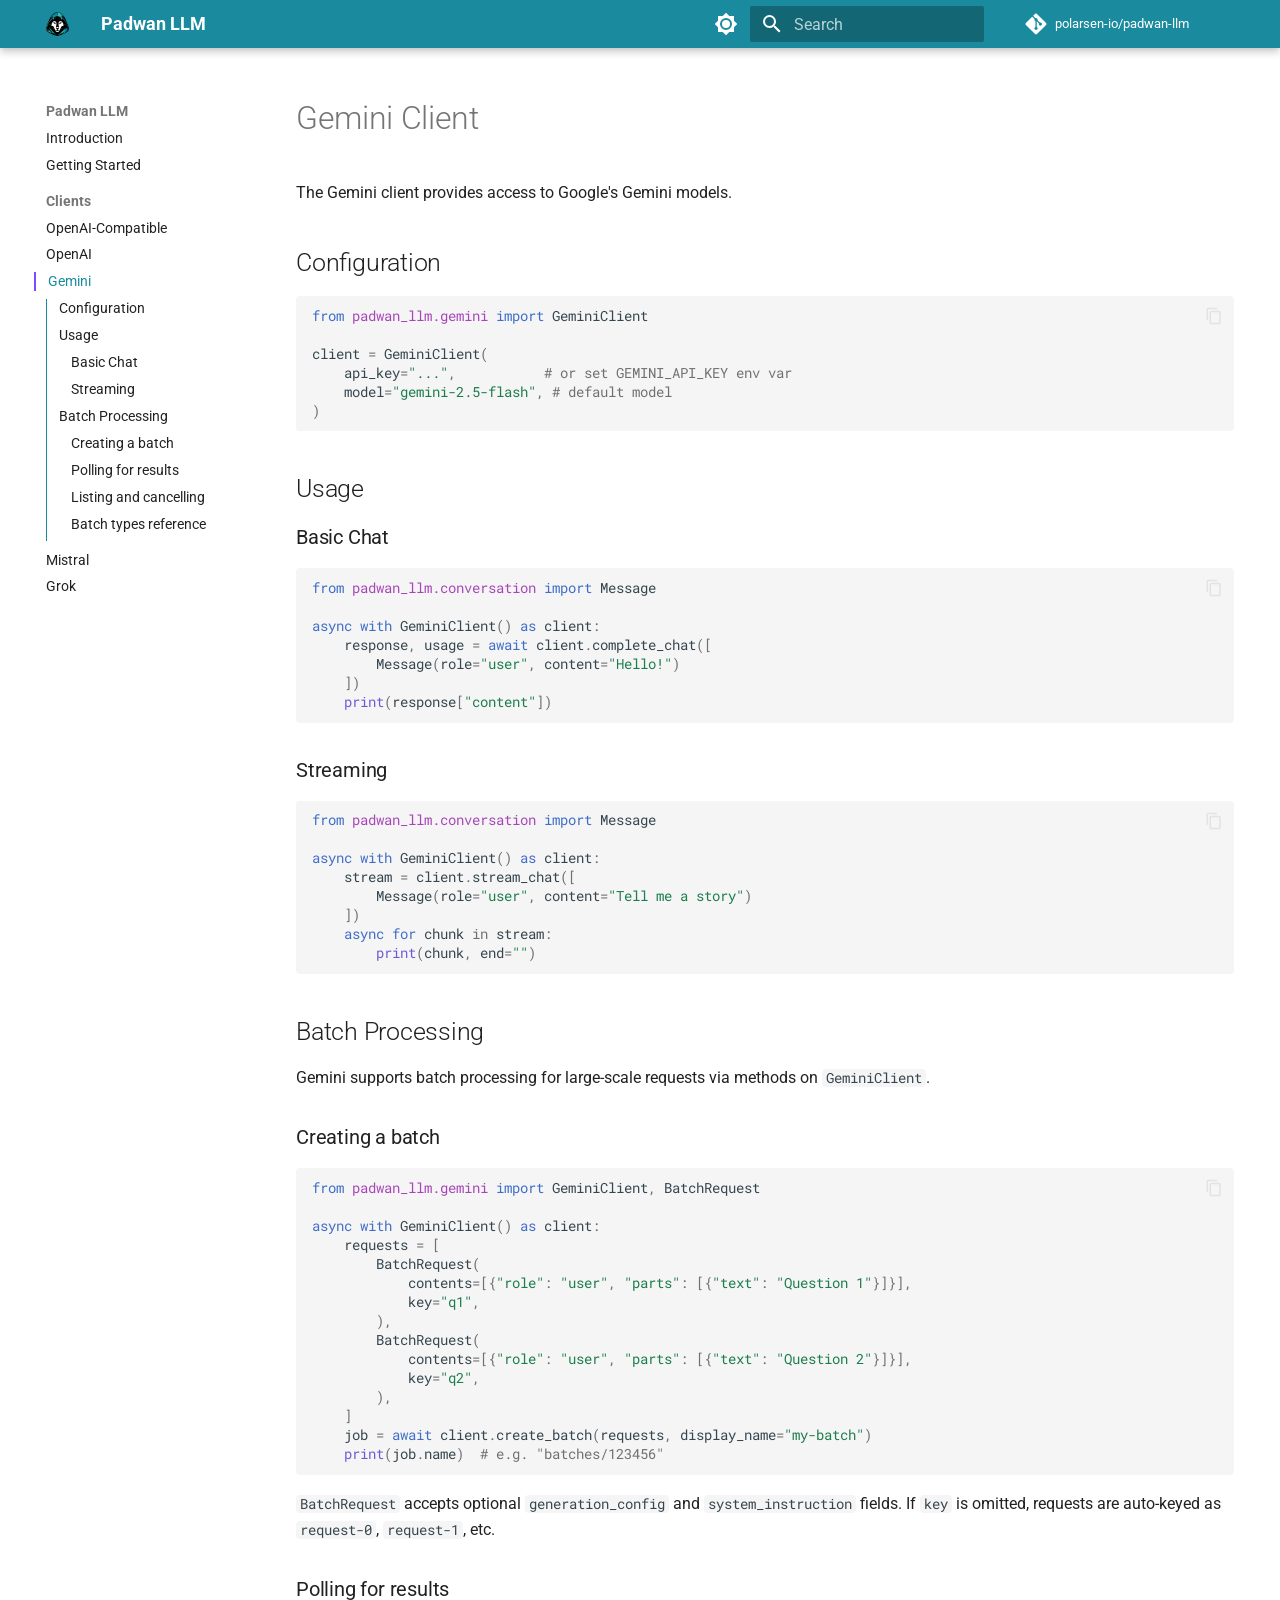
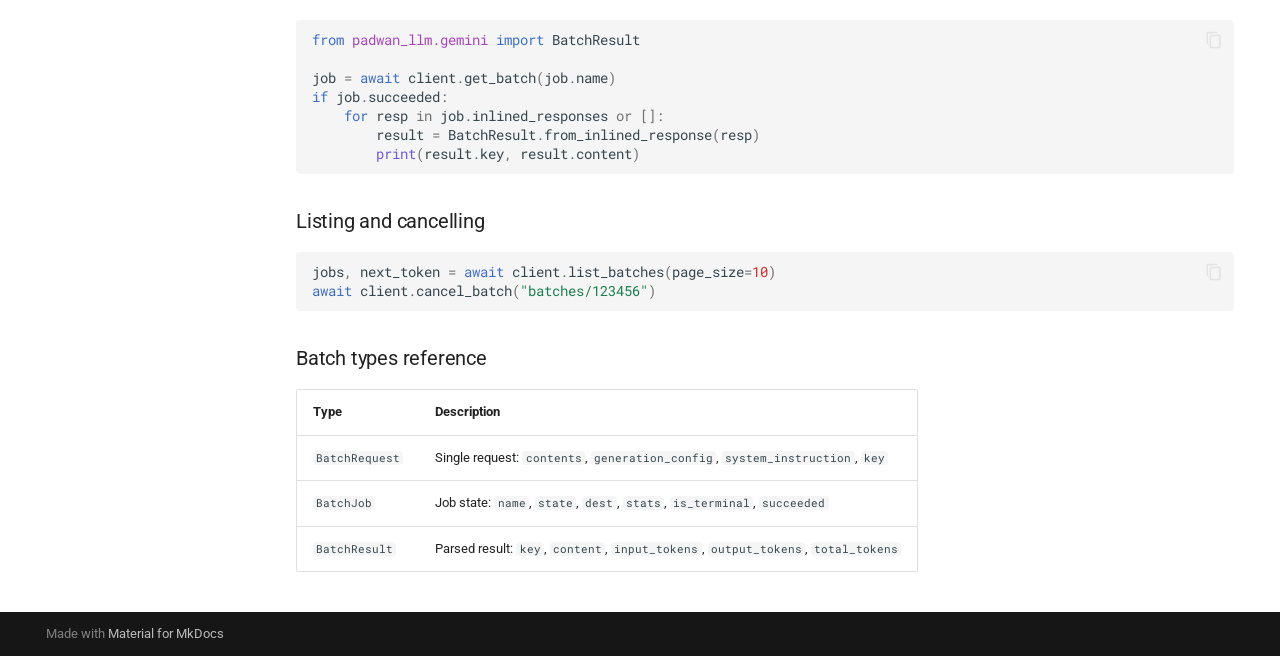
<file: clients/gemini/index.html>
<!doctype html>
<html lang="en" class="no-js">
  <head>
    
      <meta charset="utf-8">
      <meta name="viewport" content="width=device-width,initial-scale=1">
      
        <meta name="description" content="Unified async client for OpenAI, Gemini, Mistral, and Grok APIs">
      
      
      
        <link rel="canonical" href="https://polarsen-io.github.io/padwan-llm/clients/gemini/">
      
      
        <link rel="prev" href="../openai/">
      
      
        <link rel="next" href="../mistral/">
      
      
        
      
      
      <link rel="icon" href="../../static/logo-hood.png">
      <meta name="generator" content="mkdocs-1.6.1, mkdocs-material-9.7.2">
    
    
      
        <title>Gemini - Padwan LLM</title>
      
    
    
      <link rel="stylesheet" href="../../assets/stylesheets/main.484c7ddc.min.css">
      
        
        <link rel="stylesheet" href="../../assets/stylesheets/palette.ab4e12ef.min.css">
      
      


    
    
      
    
    
      
        
        
        <link rel="preconnect" href="https://fonts.gstatic.com" crossorigin>
        <link rel="stylesheet" href="https://fonts.googleapis.com/css?family=Roboto:300,300i,400,400i,700,700i%7CRoboto+Mono:400,400i,700,700i&display=fallback">
        <style>:root{--md-text-font:"Roboto";--md-code-font:"Roboto Mono"}</style>
      
    
    
      <link rel="stylesheet" href="../../stylesheets/extra.css">
    
    <script>__md_scope=new URL("../..",location),__md_hash=e=>[...e].reduce(((e,_)=>(e<<5)-e+_.charCodeAt(0)),0),__md_get=(e,_=localStorage,t=__md_scope)=>JSON.parse(_.getItem(t.pathname+"."+e)),__md_set=(e,_,t=localStorage,a=__md_scope)=>{try{t.setItem(a.pathname+"."+e,JSON.stringify(_))}catch(e){}}</script>
    
      

    
    
  </head>
  
  
    
    
      
    
    
    
    
    <body dir="ltr" data-md-color-scheme="default" data-md-color-primary="custom" data-md-color-accent="deep-purple">
  
    
    <input class="md-toggle" data-md-toggle="drawer" type="checkbox" id="__drawer" autocomplete="off">
    <input class="md-toggle" data-md-toggle="search" type="checkbox" id="__search" autocomplete="off">
    <label class="md-overlay" for="__drawer"></label>
    <div data-md-component="skip">
      
        
        <a href="#gemini-client" class="md-skip">
          Skip to content
        </a>
      
    </div>
    <div data-md-component="announce">
      
    </div>
    
    
      

  

<header class="md-header md-header--shadow" data-md-component="header">
  <nav class="md-header__inner md-grid" aria-label="Header">
    <a href="../.." title="Padwan LLM" class="md-header__button md-logo" aria-label="Padwan LLM" data-md-component="logo">
      
  <img src="../../static/logo-hood.png" alt="logo">

    </a>
    <label class="md-header__button md-icon" for="__drawer">
      
      <svg xmlns="http://www.w3.org/2000/svg" viewBox="0 0 24 24"><path d="M3 6h18v2H3zm0 5h18v2H3zm0 5h18v2H3z"/></svg>
    </label>
    <div class="md-header__title" data-md-component="header-title">
      <div class="md-header__ellipsis">
        <div class="md-header__topic">
          <span class="md-ellipsis">
            Padwan LLM
          </span>
        </div>
        <div class="md-header__topic" data-md-component="header-topic">
          <span class="md-ellipsis">
            
              Gemini
            
          </span>
        </div>
      </div>
    </div>
    
      
        <form class="md-header__option" data-md-component="palette">
  
    
    
    
    <input class="md-option" data-md-color-media="(prefers-color-scheme: light)" data-md-color-scheme="default" data-md-color-primary="custom" data-md-color-accent="deep-purple"  aria-label="Switch to dark mode"  type="radio" name="__palette" id="__palette_0">
    
      <label class="md-header__button md-icon" title="Switch to dark mode" for="__palette_1" hidden>
        <svg xmlns="http://www.w3.org/2000/svg" viewBox="0 0 24 24"><path d="M12 8a4 4 0 0 0-4 4 4 4 0 0 0 4 4 4 4 0 0 0 4-4 4 4 0 0 0-4-4m0 10a6 6 0 0 1-6-6 6 6 0 0 1 6-6 6 6 0 0 1 6 6 6 6 0 0 1-6 6m8-9.31V4h-4.69L12 .69 8.69 4H4v4.69L.69 12 4 15.31V20h4.69L12 23.31 15.31 20H20v-4.69L23.31 12z"/></svg>
      </label>
    
  
    
    
    
    <input class="md-option" data-md-color-media="(prefers-color-scheme: dark)" data-md-color-scheme="slate" data-md-color-primary="custom" data-md-color-accent="deep-purple"  aria-label="Switch to light mode"  type="radio" name="__palette" id="__palette_1">
    
      <label class="md-header__button md-icon" title="Switch to light mode" for="__palette_0" hidden>
        <svg xmlns="http://www.w3.org/2000/svg" viewBox="0 0 24 24"><path d="M12 18c-.89 0-1.74-.2-2.5-.55C11.56 16.5 13 14.42 13 12s-1.44-4.5-3.5-5.45C10.26 6.2 11.11 6 12 6a6 6 0 0 1 6 6 6 6 0 0 1-6 6m8-9.31V4h-4.69L12 .69 8.69 4H4v4.69L.69 12 4 15.31V20h4.69L12 23.31 15.31 20H20v-4.69L23.31 12z"/></svg>
      </label>
    
  
</form>
      
    
    
      <script>var palette=__md_get("__palette");if(palette&&palette.color){if("(prefers-color-scheme)"===palette.color.media){var media=matchMedia("(prefers-color-scheme: light)"),input=document.querySelector(media.matches?"[data-md-color-media='(prefers-color-scheme: light)']":"[data-md-color-media='(prefers-color-scheme: dark)']");palette.color.media=input.getAttribute("data-md-color-media"),palette.color.scheme=input.getAttribute("data-md-color-scheme"),palette.color.primary=input.getAttribute("data-md-color-primary"),palette.color.accent=input.getAttribute("data-md-color-accent")}for(var[key,value]of Object.entries(palette.color))document.body.setAttribute("data-md-color-"+key,value)}</script>
    
    
    
      
      
        <label class="md-header__button md-icon" for="__search">
          
          <svg xmlns="http://www.w3.org/2000/svg" viewBox="0 0 24 24"><path d="M9.5 3A6.5 6.5 0 0 1 16 9.5c0 1.61-.59 3.09-1.56 4.23l.27.27h.79l5 5-1.5 1.5-5-5v-.79l-.27-.27A6.52 6.52 0 0 1 9.5 16 6.5 6.5 0 0 1 3 9.5 6.5 6.5 0 0 1 9.5 3m0 2C7 5 5 7 5 9.5S7 14 9.5 14 14 12 14 9.5 12 5 9.5 5"/></svg>
        </label>
        <div class="md-search" data-md-component="search" role="dialog">
  <label class="md-search__overlay" for="__search"></label>
  <div class="md-search__inner" role="search">
    <form class="md-search__form" name="search">
      <input type="text" class="md-search__input" name="query" aria-label="Search" placeholder="Search" autocapitalize="off" autocorrect="off" autocomplete="off" spellcheck="false" data-md-component="search-query" required>
      <label class="md-search__icon md-icon" for="__search">
        
        <svg xmlns="http://www.w3.org/2000/svg" viewBox="0 0 24 24"><path d="M9.5 3A6.5 6.5 0 0 1 16 9.5c0 1.61-.59 3.09-1.56 4.23l.27.27h.79l5 5-1.5 1.5-5-5v-.79l-.27-.27A6.52 6.52 0 0 1 9.5 16 6.5 6.5 0 0 1 3 9.5 6.5 6.5 0 0 1 9.5 3m0 2C7 5 5 7 5 9.5S7 14 9.5 14 14 12 14 9.5 12 5 9.5 5"/></svg>
        
        <svg xmlns="http://www.w3.org/2000/svg" viewBox="0 0 24 24"><path d="M20 11v2H8l5.5 5.5-1.42 1.42L4.16 12l7.92-7.92L13.5 5.5 8 11z"/></svg>
      </label>
      <nav class="md-search__options" aria-label="Search">
        
        <button type="reset" class="md-search__icon md-icon" title="Clear" aria-label="Clear" tabindex="-1">
          
          <svg xmlns="http://www.w3.org/2000/svg" viewBox="0 0 24 24"><path d="M19 6.41 17.59 5 12 10.59 6.41 5 5 6.41 10.59 12 5 17.59 6.41 19 12 13.41 17.59 19 19 17.59 13.41 12z"/></svg>
        </button>
      </nav>
      
        <div class="md-search__suggest" data-md-component="search-suggest"></div>
      
    </form>
    <div class="md-search__output">
      <div class="md-search__scrollwrap" tabindex="0" data-md-scrollfix>
        <div class="md-search-result" data-md-component="search-result">
          <div class="md-search-result__meta">
            Initializing search
          </div>
          <ol class="md-search-result__list" role="presentation"></ol>
        </div>
      </div>
    </div>
  </div>
</div>
      
    
    
      <div class="md-header__source">
        <a href="https://github.com/polarsen-io/padwan-llm" title="Go to repository" class="md-source" data-md-component="source">
  <div class="md-source__icon md-icon">
    
    <svg xmlns="http://www.w3.org/2000/svg" viewBox="0 0 448 512"><!--! Font Awesome Free 7.1.0 by @fontawesome - https://fontawesome.com License - https://fontawesome.com/license/free (Icons: CC BY 4.0, Fonts: SIL OFL 1.1, Code: MIT License) Copyright 2025 Fonticons, Inc.--><path d="M439.6 236.1 244 40.5c-5.4-5.5-12.8-8.5-20.4-8.5s-15 3-20.4 8.4L162.5 81l51.5 51.5c27.1-9.1 52.7 16.8 43.4 43.7l49.7 49.7c34.2-11.8 61.2 31 35.5 56.7-26.5 26.5-70.2-2.9-56-37.3L240.3 199v121.9c25.3 12.5 22.3 41.8 9.1 55-6.4 6.4-15.2 10.1-24.3 10.1s-17.8-3.6-24.3-10.1c-17.6-17.6-11.1-46.9 11.2-56v-123c-20.8-8.5-24.6-30.7-18.6-45L142.6 101 8.5 235.1C3 240.6 0 247.9 0 255.5s3 15 8.5 20.4l195.6 195.7c5.4 5.4 12.7 8.4 20.4 8.4s15-3 20.4-8.4l194.7-194.7c5.4-5.4 8.4-12.8 8.4-20.4s-3-15-8.4-20.4"/></svg>
  </div>
  <div class="md-source__repository">
    polarsen-io/padwan-llm
  </div>
</a>
      </div>
    
  </nav>
  
</header>
    
    <div class="md-container" data-md-component="container">
      
      
        
          
        
      
      <main class="md-main" data-md-component="main">
        <div class="md-main__inner md-grid">
          
            
              
              <div class="md-sidebar md-sidebar--primary" data-md-component="sidebar" data-md-type="navigation" >
                <div class="md-sidebar__scrollwrap">
                  <div class="md-sidebar__inner">
                    



  

<nav class="md-nav md-nav--primary md-nav--integrated" aria-label="Navigation" data-md-level="0">
  <label class="md-nav__title" for="__drawer">
    <a href="../.." title="Padwan LLM" class="md-nav__button md-logo" aria-label="Padwan LLM" data-md-component="logo">
      
  <img src="../../static/logo-hood.png" alt="logo">

    </a>
    Padwan LLM
  </label>
  
    <div class="md-nav__source">
      <a href="https://github.com/polarsen-io/padwan-llm" title="Go to repository" class="md-source" data-md-component="source">
  <div class="md-source__icon md-icon">
    
    <svg xmlns="http://www.w3.org/2000/svg" viewBox="0 0 448 512"><!--! Font Awesome Free 7.1.0 by @fontawesome - https://fontawesome.com License - https://fontawesome.com/license/free (Icons: CC BY 4.0, Fonts: SIL OFL 1.1, Code: MIT License) Copyright 2025 Fonticons, Inc.--><path d="M439.6 236.1 244 40.5c-5.4-5.5-12.8-8.5-20.4-8.5s-15 3-20.4 8.4L162.5 81l51.5 51.5c27.1-9.1 52.7 16.8 43.4 43.7l49.7 49.7c34.2-11.8 61.2 31 35.5 56.7-26.5 26.5-70.2-2.9-56-37.3L240.3 199v121.9c25.3 12.5 22.3 41.8 9.1 55-6.4 6.4-15.2 10.1-24.3 10.1s-17.8-3.6-24.3-10.1c-17.6-17.6-11.1-46.9 11.2-56v-123c-20.8-8.5-24.6-30.7-18.6-45L142.6 101 8.5 235.1C3 240.6 0 247.9 0 255.5s3 15 8.5 20.4l195.6 195.7c5.4 5.4 12.7 8.4 20.4 8.4s15-3 20.4-8.4l194.7-194.7c5.4-5.4 8.4-12.8 8.4-20.4s-3-15-8.4-20.4"/></svg>
  </div>
  <div class="md-source__repository">
    polarsen-io/padwan-llm
  </div>
</a>
    </div>
  
  <ul class="md-nav__list" data-md-scrollfix>
    
      
      
  
  
  
  
    <li class="md-nav__item">
      <a href="../.." class="md-nav__link">
        
  
  
  <span class="md-ellipsis">
    
  
    Introduction
  

    
  </span>
  
  

      </a>
    </li>
  

    
      
      
  
  
  
  
    <li class="md-nav__item">
      <a href="../../getting-started/" class="md-nav__link">
        
  
  
  <span class="md-ellipsis">
    
  
    Getting Started
  

    
  </span>
  
  

      </a>
    </li>
  

    
      
      
  
  
    
  
  
  
    
    
    
    
      
        
        
      
    
    
    <li class="md-nav__item md-nav__item--active md-nav__item--section md-nav__item--nested">
      
        
        
        <input class="md-nav__toggle md-toggle " type="checkbox" id="__nav_3" checked>
        
          
          <label class="md-nav__link" for="__nav_3" id="__nav_3_label" tabindex="">
            
  
  
  <span class="md-ellipsis">
    
  
    Clients
  

    
  </span>
  
  

            <span class="md-nav__icon md-icon"></span>
          </label>
        
        <nav class="md-nav" data-md-level="1" aria-labelledby="__nav_3_label" aria-expanded="true">
          <label class="md-nav__title" for="__nav_3">
            <span class="md-nav__icon md-icon"></span>
            
  
    Clients
  

          </label>
          <ul class="md-nav__list" data-md-scrollfix>
            
              
                
  
  
  
  
    <li class="md-nav__item">
      <a href="../openai-compatible/" class="md-nav__link">
        
  
  
  <span class="md-ellipsis">
    
  
    OpenAI-Compatible
  

    
  </span>
  
  

      </a>
    </li>
  

              
            
              
                
  
  
  
  
    <li class="md-nav__item">
      <a href="../openai/" class="md-nav__link">
        
  
  
  <span class="md-ellipsis">
    
  
    OpenAI
  

    
  </span>
  
  

      </a>
    </li>
  

              
            
              
                
  
  
    
  
  
  
    <li class="md-nav__item md-nav__item--active">
      
      <input class="md-nav__toggle md-toggle" type="checkbox" id="__toc">
      
      
        
      
      
        <label class="md-nav__link md-nav__link--active" for="__toc">
          
  
  
  <span class="md-ellipsis">
    
  
    Gemini
  

    
  </span>
  
  

          <span class="md-nav__icon md-icon"></span>
        </label>
      
      <a href="./" class="md-nav__link md-nav__link--active">
        
  
  
  <span class="md-ellipsis">
    
  
    Gemini
  

    
  </span>
  
  

      </a>
      
        

<nav class="md-nav md-nav--secondary" aria-label="Table of contents">
  
  
  
    
  
  
    <label class="md-nav__title" for="__toc">
      <span class="md-nav__icon md-icon"></span>
      Table of contents
    </label>
    <ul class="md-nav__list" data-md-component="toc" data-md-scrollfix>
      
        <li class="md-nav__item">
  <a href="#configuration" class="md-nav__link">
    <span class="md-ellipsis">
      
        Configuration
      
    </span>
  </a>
  
</li>
      
        <li class="md-nav__item">
  <a href="#usage" class="md-nav__link">
    <span class="md-ellipsis">
      
        Usage
      
    </span>
  </a>
  
    <nav class="md-nav" aria-label="Usage">
      <ul class="md-nav__list">
        
          <li class="md-nav__item">
  <a href="#basic-chat" class="md-nav__link">
    <span class="md-ellipsis">
      
        Basic Chat
      
    </span>
  </a>
  
</li>
        
          <li class="md-nav__item">
  <a href="#streaming" class="md-nav__link">
    <span class="md-ellipsis">
      
        Streaming
      
    </span>
  </a>
  
</li>
        
      </ul>
    </nav>
  
</li>
      
        <li class="md-nav__item">
  <a href="#batch-processing" class="md-nav__link">
    <span class="md-ellipsis">
      
        Batch Processing
      
    </span>
  </a>
  
    <nav class="md-nav" aria-label="Batch Processing">
      <ul class="md-nav__list">
        
          <li class="md-nav__item">
  <a href="#creating-a-batch" class="md-nav__link">
    <span class="md-ellipsis">
      
        Creating a batch
      
    </span>
  </a>
  
</li>
        
          <li class="md-nav__item">
  <a href="#polling-for-results" class="md-nav__link">
    <span class="md-ellipsis">
      
        Polling for results
      
    </span>
  </a>
  
</li>
        
          <li class="md-nav__item">
  <a href="#listing-and-cancelling" class="md-nav__link">
    <span class="md-ellipsis">
      
        Listing and cancelling
      
    </span>
  </a>
  
</li>
        
          <li class="md-nav__item">
  <a href="#batch-types-reference" class="md-nav__link">
    <span class="md-ellipsis">
      
        Batch types reference
      
    </span>
  </a>
  
</li>
        
      </ul>
    </nav>
  
</li>
      
    </ul>
  
</nav>
      
    </li>
  

              
            
              
                
  
  
  
  
    <li class="md-nav__item">
      <a href="../mistral/" class="md-nav__link">
        
  
  
  <span class="md-ellipsis">
    
  
    Mistral
  

    
  </span>
  
  

      </a>
    </li>
  

              
            
              
                
  
  
  
  
    <li class="md-nav__item">
      <a href="../grok/" class="md-nav__link">
        
  
  
  <span class="md-ellipsis">
    
  
    Grok
  

    
  </span>
  
  

      </a>
    </li>
  

              
            
          </ul>
        </nav>
      
    </li>
  

    
  </ul>
</nav>
                  </div>
                </div>
              </div>
            
            
          
          
            <div class="md-content" data-md-component="content">
              
              <article class="md-content__inner md-typeset">
                
                  


  
  


<h1 id="gemini-client">Gemini Client</h1>
<p>The Gemini client provides access to Google's Gemini models.</p>
<h2 id="configuration">Configuration</h2>
<div class="language-python highlight"><pre><span></span><code><span id="__span-0-1"><a id="__codelineno-0-1" name="__codelineno-0-1" href="#__codelineno-0-1"></a><span class="kn">from</span><span class="w"> </span><span class="nn">padwan_llm.gemini</span><span class="w"> </span><span class="kn">import</span> <span class="n">GeminiClient</span>
</span><span id="__span-0-2"><a id="__codelineno-0-2" name="__codelineno-0-2" href="#__codelineno-0-2"></a>
</span><span id="__span-0-3"><a id="__codelineno-0-3" name="__codelineno-0-3" href="#__codelineno-0-3"></a><span class="n">client</span> <span class="o">=</span> <span class="n">GeminiClient</span><span class="p">(</span>
</span><span id="__span-0-4"><a id="__codelineno-0-4" name="__codelineno-0-4" href="#__codelineno-0-4"></a>    <span class="n">api_key</span><span class="o">=</span><span class="s2">&quot;...&quot;</span><span class="p">,</span>           <span class="c1"># or set GEMINI_API_KEY env var</span>
</span><span id="__span-0-5"><a id="__codelineno-0-5" name="__codelineno-0-5" href="#__codelineno-0-5"></a>    <span class="n">model</span><span class="o">=</span><span class="s2">&quot;gemini-2.5-flash&quot;</span><span class="p">,</span> <span class="c1"># default model</span>
</span><span id="__span-0-6"><a id="__codelineno-0-6" name="__codelineno-0-6" href="#__codelineno-0-6"></a><span class="p">)</span>
</span></code></pre></div>
<h2 id="usage">Usage</h2>
<h3 id="basic-chat">Basic Chat</h3>
<div class="language-python highlight"><pre><span></span><code><span id="__span-1-1"><a id="__codelineno-1-1" name="__codelineno-1-1" href="#__codelineno-1-1"></a><span class="kn">from</span><span class="w"> </span><span class="nn">padwan_llm.conversation</span><span class="w"> </span><span class="kn">import</span> <span class="n">Message</span>
</span><span id="__span-1-2"><a id="__codelineno-1-2" name="__codelineno-1-2" href="#__codelineno-1-2"></a>
</span><span id="__span-1-3"><a id="__codelineno-1-3" name="__codelineno-1-3" href="#__codelineno-1-3"></a><span class="k">async</span> <span class="k">with</span> <span class="n">GeminiClient</span><span class="p">()</span> <span class="k">as</span> <span class="n">client</span><span class="p">:</span>
</span><span id="__span-1-4"><a id="__codelineno-1-4" name="__codelineno-1-4" href="#__codelineno-1-4"></a>    <span class="n">response</span><span class="p">,</span> <span class="n">usage</span> <span class="o">=</span> <span class="k">await</span> <span class="n">client</span><span class="o">.</span><span class="n">complete_chat</span><span class="p">([</span>
</span><span id="__span-1-5"><a id="__codelineno-1-5" name="__codelineno-1-5" href="#__codelineno-1-5"></a>        <span class="n">Message</span><span class="p">(</span><span class="n">role</span><span class="o">=</span><span class="s2">&quot;user&quot;</span><span class="p">,</span> <span class="n">content</span><span class="o">=</span><span class="s2">&quot;Hello!&quot;</span><span class="p">)</span>
</span><span id="__span-1-6"><a id="__codelineno-1-6" name="__codelineno-1-6" href="#__codelineno-1-6"></a>    <span class="p">])</span>
</span><span id="__span-1-7"><a id="__codelineno-1-7" name="__codelineno-1-7" href="#__codelineno-1-7"></a>    <span class="nb">print</span><span class="p">(</span><span class="n">response</span><span class="p">[</span><span class="s2">&quot;content&quot;</span><span class="p">])</span>
</span></code></pre></div>
<h3 id="streaming">Streaming</h3>
<div class="language-python highlight"><pre><span></span><code><span id="__span-2-1"><a id="__codelineno-2-1" name="__codelineno-2-1" href="#__codelineno-2-1"></a><span class="kn">from</span><span class="w"> </span><span class="nn">padwan_llm.conversation</span><span class="w"> </span><span class="kn">import</span> <span class="n">Message</span>
</span><span id="__span-2-2"><a id="__codelineno-2-2" name="__codelineno-2-2" href="#__codelineno-2-2"></a>
</span><span id="__span-2-3"><a id="__codelineno-2-3" name="__codelineno-2-3" href="#__codelineno-2-3"></a><span class="k">async</span> <span class="k">with</span> <span class="n">GeminiClient</span><span class="p">()</span> <span class="k">as</span> <span class="n">client</span><span class="p">:</span>
</span><span id="__span-2-4"><a id="__codelineno-2-4" name="__codelineno-2-4" href="#__codelineno-2-4"></a>    <span class="n">stream</span> <span class="o">=</span> <span class="n">client</span><span class="o">.</span><span class="n">stream_chat</span><span class="p">([</span>
</span><span id="__span-2-5"><a id="__codelineno-2-5" name="__codelineno-2-5" href="#__codelineno-2-5"></a>        <span class="n">Message</span><span class="p">(</span><span class="n">role</span><span class="o">=</span><span class="s2">&quot;user&quot;</span><span class="p">,</span> <span class="n">content</span><span class="o">=</span><span class="s2">&quot;Tell me a story&quot;</span><span class="p">)</span>
</span><span id="__span-2-6"><a id="__codelineno-2-6" name="__codelineno-2-6" href="#__codelineno-2-6"></a>    <span class="p">])</span>
</span><span id="__span-2-7"><a id="__codelineno-2-7" name="__codelineno-2-7" href="#__codelineno-2-7"></a>    <span class="k">async</span> <span class="k">for</span> <span class="n">chunk</span> <span class="ow">in</span> <span class="n">stream</span><span class="p">:</span>
</span><span id="__span-2-8"><a id="__codelineno-2-8" name="__codelineno-2-8" href="#__codelineno-2-8"></a>        <span class="nb">print</span><span class="p">(</span><span class="n">chunk</span><span class="p">,</span> <span class="n">end</span><span class="o">=</span><span class="s2">&quot;&quot;</span><span class="p">)</span>
</span></code></pre></div>
<h2 id="batch-processing">Batch Processing</h2>
<p>Gemini supports batch processing for large-scale requests via methods on <code>GeminiClient</code>.</p>
<h3 id="creating-a-batch">Creating a batch</h3>
<div class="language-python highlight"><pre><span></span><code><span id="__span-3-1"><a id="__codelineno-3-1" name="__codelineno-3-1" href="#__codelineno-3-1"></a><span class="kn">from</span><span class="w"> </span><span class="nn">padwan_llm.gemini</span><span class="w"> </span><span class="kn">import</span> <span class="n">GeminiClient</span><span class="p">,</span> <span class="n">BatchRequest</span>
</span><span id="__span-3-2"><a id="__codelineno-3-2" name="__codelineno-3-2" href="#__codelineno-3-2"></a>
</span><span id="__span-3-3"><a id="__codelineno-3-3" name="__codelineno-3-3" href="#__codelineno-3-3"></a><span class="k">async</span> <span class="k">with</span> <span class="n">GeminiClient</span><span class="p">()</span> <span class="k">as</span> <span class="n">client</span><span class="p">:</span>
</span><span id="__span-3-4"><a id="__codelineno-3-4" name="__codelineno-3-4" href="#__codelineno-3-4"></a>    <span class="n">requests</span> <span class="o">=</span> <span class="p">[</span>
</span><span id="__span-3-5"><a id="__codelineno-3-5" name="__codelineno-3-5" href="#__codelineno-3-5"></a>        <span class="n">BatchRequest</span><span class="p">(</span>
</span><span id="__span-3-6"><a id="__codelineno-3-6" name="__codelineno-3-6" href="#__codelineno-3-6"></a>            <span class="n">contents</span><span class="o">=</span><span class="p">[{</span><span class="s2">&quot;role&quot;</span><span class="p">:</span> <span class="s2">&quot;user&quot;</span><span class="p">,</span> <span class="s2">&quot;parts&quot;</span><span class="p">:</span> <span class="p">[{</span><span class="s2">&quot;text&quot;</span><span class="p">:</span> <span class="s2">&quot;Question 1&quot;</span><span class="p">}]}],</span>
</span><span id="__span-3-7"><a id="__codelineno-3-7" name="__codelineno-3-7" href="#__codelineno-3-7"></a>            <span class="n">key</span><span class="o">=</span><span class="s2">&quot;q1&quot;</span><span class="p">,</span>
</span><span id="__span-3-8"><a id="__codelineno-3-8" name="__codelineno-3-8" href="#__codelineno-3-8"></a>        <span class="p">),</span>
</span><span id="__span-3-9"><a id="__codelineno-3-9" name="__codelineno-3-9" href="#__codelineno-3-9"></a>        <span class="n">BatchRequest</span><span class="p">(</span>
</span><span id="__span-3-10"><a id="__codelineno-3-10" name="__codelineno-3-10" href="#__codelineno-3-10"></a>            <span class="n">contents</span><span class="o">=</span><span class="p">[{</span><span class="s2">&quot;role&quot;</span><span class="p">:</span> <span class="s2">&quot;user&quot;</span><span class="p">,</span> <span class="s2">&quot;parts&quot;</span><span class="p">:</span> <span class="p">[{</span><span class="s2">&quot;text&quot;</span><span class="p">:</span> <span class="s2">&quot;Question 2&quot;</span><span class="p">}]}],</span>
</span><span id="__span-3-11"><a id="__codelineno-3-11" name="__codelineno-3-11" href="#__codelineno-3-11"></a>            <span class="n">key</span><span class="o">=</span><span class="s2">&quot;q2&quot;</span><span class="p">,</span>
</span><span id="__span-3-12"><a id="__codelineno-3-12" name="__codelineno-3-12" href="#__codelineno-3-12"></a>        <span class="p">),</span>
</span><span id="__span-3-13"><a id="__codelineno-3-13" name="__codelineno-3-13" href="#__codelineno-3-13"></a>    <span class="p">]</span>
</span><span id="__span-3-14"><a id="__codelineno-3-14" name="__codelineno-3-14" href="#__codelineno-3-14"></a>    <span class="n">job</span> <span class="o">=</span> <span class="k">await</span> <span class="n">client</span><span class="o">.</span><span class="n">create_batch</span><span class="p">(</span><span class="n">requests</span><span class="p">,</span> <span class="n">display_name</span><span class="o">=</span><span class="s2">&quot;my-batch&quot;</span><span class="p">)</span>
</span><span id="__span-3-15"><a id="__codelineno-3-15" name="__codelineno-3-15" href="#__codelineno-3-15"></a>    <span class="nb">print</span><span class="p">(</span><span class="n">job</span><span class="o">.</span><span class="n">name</span><span class="p">)</span>  <span class="c1"># e.g. &quot;batches/123456&quot;</span>
</span></code></pre></div>
<p><code>BatchRequest</code> accepts optional <code>generation_config</code> and <code>system_instruction</code> fields. If <code>key</code> is omitted, requests are auto-keyed as <code>request-0</code>, <code>request-1</code>, etc.</p>
<h3 id="polling-for-results">Polling for results</h3>
<div class="language-python highlight"><pre><span></span><code><span id="__span-4-1"><a id="__codelineno-4-1" name="__codelineno-4-1" href="#__codelineno-4-1"></a><span class="kn">from</span><span class="w"> </span><span class="nn">padwan_llm.gemini</span><span class="w"> </span><span class="kn">import</span> <span class="n">BatchResult</span>
</span><span id="__span-4-2"><a id="__codelineno-4-2" name="__codelineno-4-2" href="#__codelineno-4-2"></a>
</span><span id="__span-4-3"><a id="__codelineno-4-3" name="__codelineno-4-3" href="#__codelineno-4-3"></a><span class="n">job</span> <span class="o">=</span> <span class="k">await</span> <span class="n">client</span><span class="o">.</span><span class="n">get_batch</span><span class="p">(</span><span class="n">job</span><span class="o">.</span><span class="n">name</span><span class="p">)</span>
</span><span id="__span-4-4"><a id="__codelineno-4-4" name="__codelineno-4-4" href="#__codelineno-4-4"></a><span class="k">if</span> <span class="n">job</span><span class="o">.</span><span class="n">succeeded</span><span class="p">:</span>
</span><span id="__span-4-5"><a id="__codelineno-4-5" name="__codelineno-4-5" href="#__codelineno-4-5"></a>    <span class="k">for</span> <span class="n">resp</span> <span class="ow">in</span> <span class="n">job</span><span class="o">.</span><span class="n">inlined_responses</span> <span class="ow">or</span> <span class="p">[]:</span>
</span><span id="__span-4-6"><a id="__codelineno-4-6" name="__codelineno-4-6" href="#__codelineno-4-6"></a>        <span class="n">result</span> <span class="o">=</span> <span class="n">BatchResult</span><span class="o">.</span><span class="n">from_inlined_response</span><span class="p">(</span><span class="n">resp</span><span class="p">)</span>
</span><span id="__span-4-7"><a id="__codelineno-4-7" name="__codelineno-4-7" href="#__codelineno-4-7"></a>        <span class="nb">print</span><span class="p">(</span><span class="n">result</span><span class="o">.</span><span class="n">key</span><span class="p">,</span> <span class="n">result</span><span class="o">.</span><span class="n">content</span><span class="p">)</span>
</span></code></pre></div>
<h3 id="listing-and-cancelling">Listing and cancelling</h3>
<div class="language-python highlight"><pre><span></span><code><span id="__span-5-1"><a id="__codelineno-5-1" name="__codelineno-5-1" href="#__codelineno-5-1"></a><span class="n">jobs</span><span class="p">,</span> <span class="n">next_token</span> <span class="o">=</span> <span class="k">await</span> <span class="n">client</span><span class="o">.</span><span class="n">list_batches</span><span class="p">(</span><span class="n">page_size</span><span class="o">=</span><span class="mi">10</span><span class="p">)</span>
</span><span id="__span-5-2"><a id="__codelineno-5-2" name="__codelineno-5-2" href="#__codelineno-5-2"></a><span class="k">await</span> <span class="n">client</span><span class="o">.</span><span class="n">cancel_batch</span><span class="p">(</span><span class="s2">&quot;batches/123456&quot;</span><span class="p">)</span>
</span></code></pre></div>
<h3 id="batch-types-reference">Batch types reference</h3>
<table>
<thead>
<tr>
<th>Type</th>
<th>Description</th>
</tr>
</thead>
<tbody>
<tr>
<td><code>BatchRequest</code></td>
<td>Single request: <code>contents</code>, <code>generation_config</code>, <code>system_instruction</code>, <code>key</code></td>
</tr>
<tr>
<td><code>BatchJob</code></td>
<td>Job state: <code>name</code>, <code>state</code>, <code>dest</code>, <code>stats</code>, <code>is_terminal</code>, <code>succeeded</code></td>
</tr>
<tr>
<td><code>BatchResult</code></td>
<td>Parsed result: <code>key</code>, <code>content</code>, <code>input_tokens</code>, <code>output_tokens</code>, <code>total_tokens</code></td>
</tr>
</tbody>
</table>












                
              </article>
            </div>
          
          
<script>var target=document.getElementById(location.hash.slice(1));target&&target.name&&(target.checked=target.name.startsWith("__tabbed_"))</script>
        </div>
        
          <button type="button" class="md-top md-icon" data-md-component="top" hidden>
  
  <svg xmlns="http://www.w3.org/2000/svg" viewBox="0 0 24 24"><path d="M13 20h-2V8l-5.5 5.5-1.42-1.42L12 4.16l7.92 7.92-1.42 1.42L13 8z"/></svg>
  Back to top
</button>
        
      </main>
      
        <footer class="md-footer">
  
  <div class="md-footer-meta md-typeset">
    <div class="md-footer-meta__inner md-grid">
      <div class="md-copyright">
  
  
    Made with
    <a href="https://squidfunk.github.io/mkdocs-material/" target="_blank" rel="noopener">
      Material for MkDocs
    </a>
  
</div>
      
    </div>
  </div>
</footer>
      
    </div>
    <div class="md-dialog" data-md-component="dialog">
      <div class="md-dialog__inner md-typeset"></div>
    </div>
    
    
    
      
      
      <script id="__config" type="application/json">{"annotate": null, "base": "../..", "features": ["navigation.sections", "navigation.top", "navigation.expand", "search.suggest", "search.highlight", "content.code.copy", "toc.integrate"], "search": "../../assets/javascripts/workers/search.2c215733.min.js", "tags": null, "translations": {"clipboard.copied": "Copied to clipboard", "clipboard.copy": "Copy to clipboard", "search.result.more.one": "1 more on this page", "search.result.more.other": "# more on this page", "search.result.none": "No matching documents", "search.result.one": "1 matching document", "search.result.other": "# matching documents", "search.result.placeholder": "Type to start searching", "search.result.term.missing": "Missing", "select.version": "Select version"}, "version": null}</script>
    
    
      <script src="../../assets/javascripts/bundle.79ae519e.min.js"></script>
      
    
  </body>
</html>
</file>
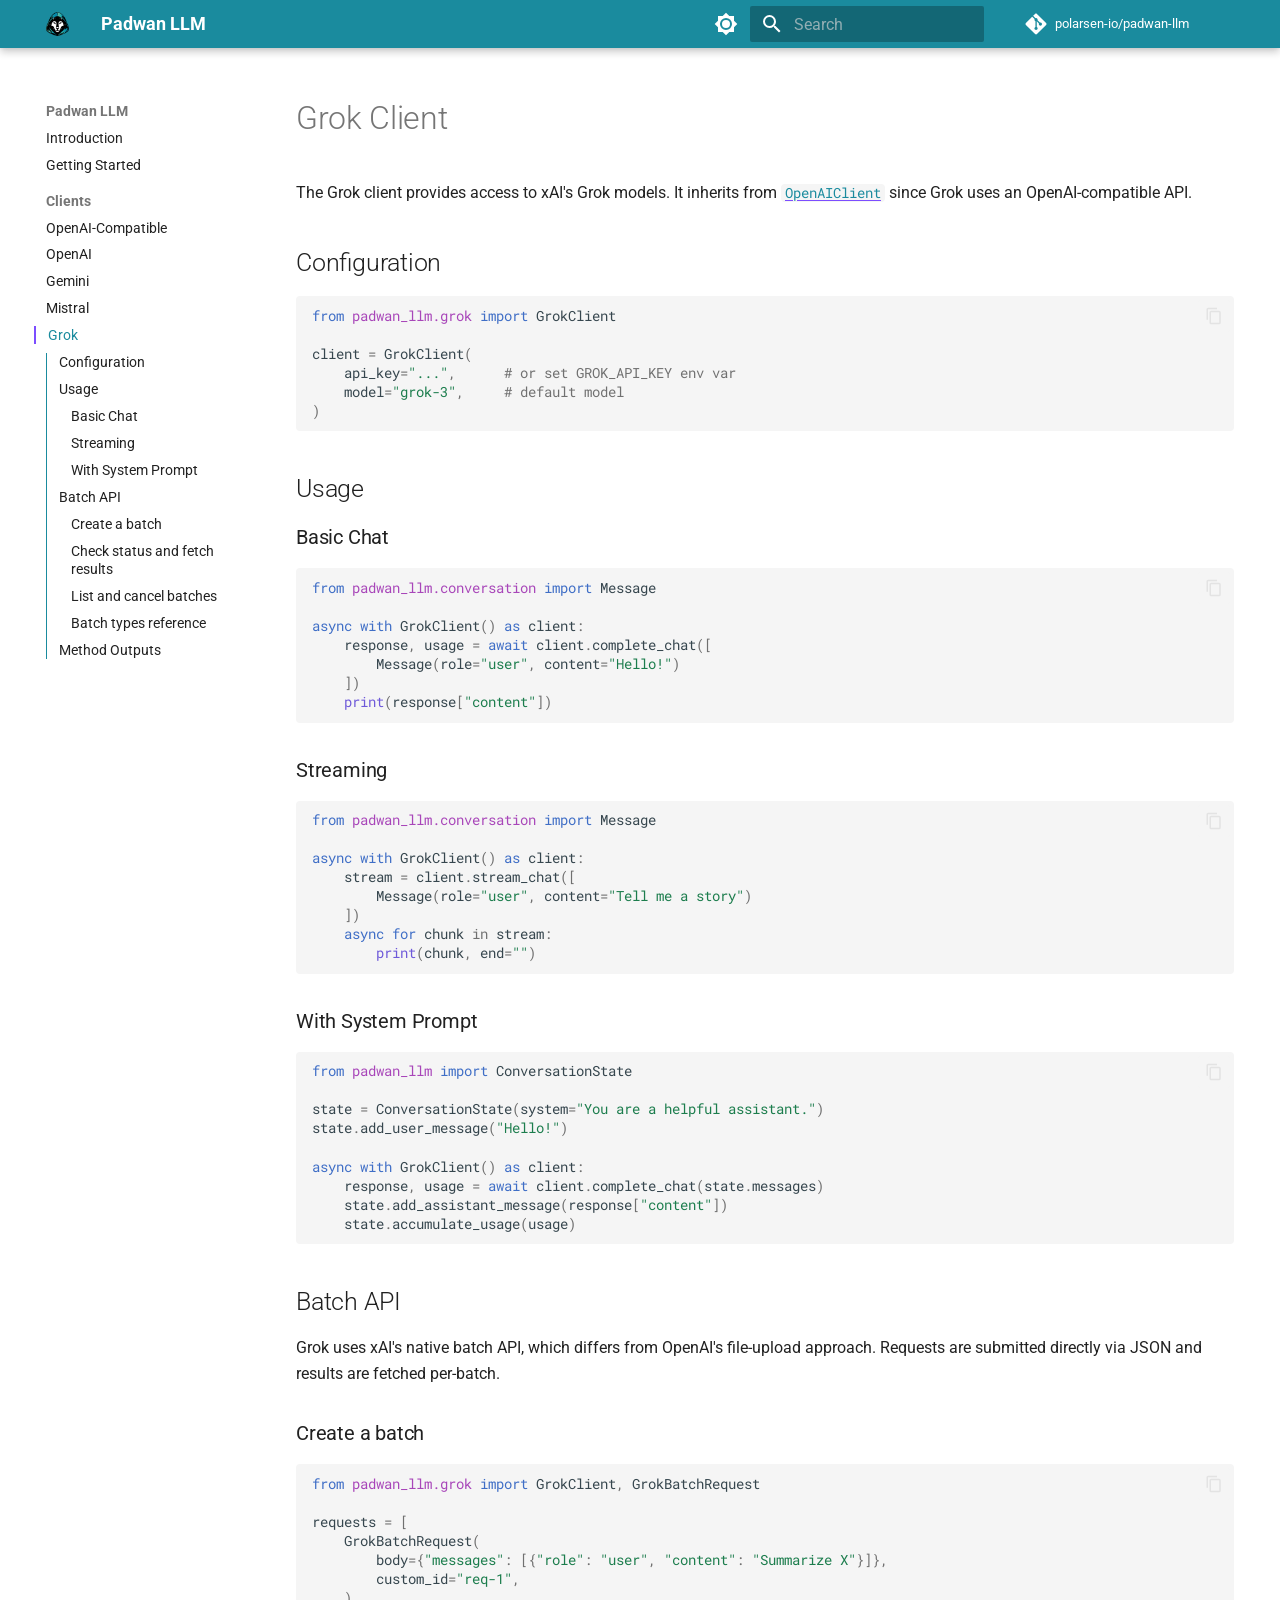
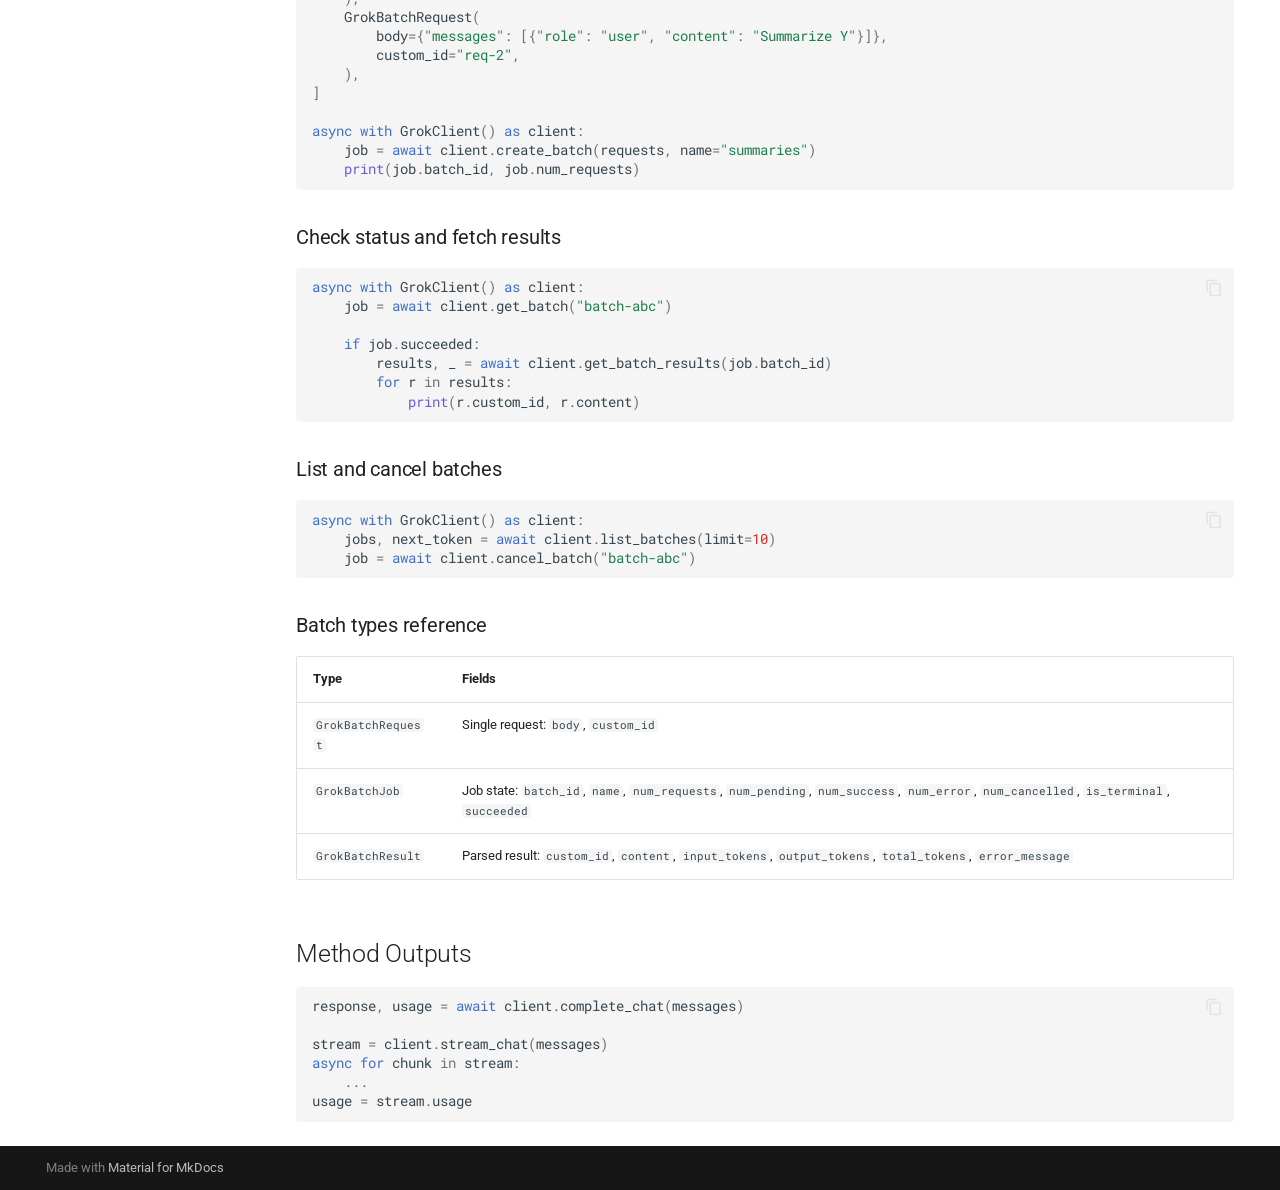
<file: clients/grok/index.html>
<!doctype html>
<html lang="en" class="no-js">
  <head>
    
      <meta charset="utf-8">
      <meta name="viewport" content="width=device-width,initial-scale=1">
      
        <meta name="description" content="Unified async client for OpenAI, Gemini, Mistral, and Grok APIs">
      
      
      
        <link rel="canonical" href="https://polarsen-io.github.io/padwan-llm/clients/grok/">
      
      
        <link rel="prev" href="../mistral/">
      
      
      
        
      
      
      <link rel="icon" href="../../static/logo-hood.png">
      <meta name="generator" content="mkdocs-1.6.1, mkdocs-material-9.7.2">
    
    
      
        <title>Grok - Padwan LLM</title>
      
    
    
      <link rel="stylesheet" href="../../assets/stylesheets/main.484c7ddc.min.css">
      
        
        <link rel="stylesheet" href="../../assets/stylesheets/palette.ab4e12ef.min.css">
      
      


    
    
      
    
    
      
        
        
        <link rel="preconnect" href="https://fonts.gstatic.com" crossorigin>
        <link rel="stylesheet" href="https://fonts.googleapis.com/css?family=Roboto:300,300i,400,400i,700,700i%7CRoboto+Mono:400,400i,700,700i&display=fallback">
        <style>:root{--md-text-font:"Roboto";--md-code-font:"Roboto Mono"}</style>
      
    
    
      <link rel="stylesheet" href="../../stylesheets/extra.css">
    
    <script>__md_scope=new URL("../..",location),__md_hash=e=>[...e].reduce(((e,_)=>(e<<5)-e+_.charCodeAt(0)),0),__md_get=(e,_=localStorage,t=__md_scope)=>JSON.parse(_.getItem(t.pathname+"."+e)),__md_set=(e,_,t=localStorage,a=__md_scope)=>{try{t.setItem(a.pathname+"."+e,JSON.stringify(_))}catch(e){}}</script>
    
      

    
    
  </head>
  
  
    
    
      
    
    
    
    
    <body dir="ltr" data-md-color-scheme="default" data-md-color-primary="custom" data-md-color-accent="deep-purple">
  
    
    <input class="md-toggle" data-md-toggle="drawer" type="checkbox" id="__drawer" autocomplete="off">
    <input class="md-toggle" data-md-toggle="search" type="checkbox" id="__search" autocomplete="off">
    <label class="md-overlay" for="__drawer"></label>
    <div data-md-component="skip">
      
        
        <a href="#grok-client" class="md-skip">
          Skip to content
        </a>
      
    </div>
    <div data-md-component="announce">
      
    </div>
    
    
      

  

<header class="md-header md-header--shadow" data-md-component="header">
  <nav class="md-header__inner md-grid" aria-label="Header">
    <a href="../.." title="Padwan LLM" class="md-header__button md-logo" aria-label="Padwan LLM" data-md-component="logo">
      
  <img src="../../static/logo-hood.png" alt="logo">

    </a>
    <label class="md-header__button md-icon" for="__drawer">
      
      <svg xmlns="http://www.w3.org/2000/svg" viewBox="0 0 24 24"><path d="M3 6h18v2H3zm0 5h18v2H3zm0 5h18v2H3z"/></svg>
    </label>
    <div class="md-header__title" data-md-component="header-title">
      <div class="md-header__ellipsis">
        <div class="md-header__topic">
          <span class="md-ellipsis">
            Padwan LLM
          </span>
        </div>
        <div class="md-header__topic" data-md-component="header-topic">
          <span class="md-ellipsis">
            
              Grok
            
          </span>
        </div>
      </div>
    </div>
    
      
        <form class="md-header__option" data-md-component="palette">
  
    
    
    
    <input class="md-option" data-md-color-media="(prefers-color-scheme: light)" data-md-color-scheme="default" data-md-color-primary="custom" data-md-color-accent="deep-purple"  aria-label="Switch to dark mode"  type="radio" name="__palette" id="__palette_0">
    
      <label class="md-header__button md-icon" title="Switch to dark mode" for="__palette_1" hidden>
        <svg xmlns="http://www.w3.org/2000/svg" viewBox="0 0 24 24"><path d="M12 8a4 4 0 0 0-4 4 4 4 0 0 0 4 4 4 4 0 0 0 4-4 4 4 0 0 0-4-4m0 10a6 6 0 0 1-6-6 6 6 0 0 1 6-6 6 6 0 0 1 6 6 6 6 0 0 1-6 6m8-9.31V4h-4.69L12 .69 8.69 4H4v4.69L.69 12 4 15.31V20h4.69L12 23.31 15.31 20H20v-4.69L23.31 12z"/></svg>
      </label>
    
  
    
    
    
    <input class="md-option" data-md-color-media="(prefers-color-scheme: dark)" data-md-color-scheme="slate" data-md-color-primary="custom" data-md-color-accent="deep-purple"  aria-label="Switch to light mode"  type="radio" name="__palette" id="__palette_1">
    
      <label class="md-header__button md-icon" title="Switch to light mode" for="__palette_0" hidden>
        <svg xmlns="http://www.w3.org/2000/svg" viewBox="0 0 24 24"><path d="M12 18c-.89 0-1.74-.2-2.5-.55C11.56 16.5 13 14.42 13 12s-1.44-4.5-3.5-5.45C10.26 6.2 11.11 6 12 6a6 6 0 0 1 6 6 6 6 0 0 1-6 6m8-9.31V4h-4.69L12 .69 8.69 4H4v4.69L.69 12 4 15.31V20h4.69L12 23.31 15.31 20H20v-4.69L23.31 12z"/></svg>
      </label>
    
  
</form>
      
    
    
      <script>var palette=__md_get("__palette");if(palette&&palette.color){if("(prefers-color-scheme)"===palette.color.media){var media=matchMedia("(prefers-color-scheme: light)"),input=document.querySelector(media.matches?"[data-md-color-media='(prefers-color-scheme: light)']":"[data-md-color-media='(prefers-color-scheme: dark)']");palette.color.media=input.getAttribute("data-md-color-media"),palette.color.scheme=input.getAttribute("data-md-color-scheme"),palette.color.primary=input.getAttribute("data-md-color-primary"),palette.color.accent=input.getAttribute("data-md-color-accent")}for(var[key,value]of Object.entries(palette.color))document.body.setAttribute("data-md-color-"+key,value)}</script>
    
    
    
      
      
        <label class="md-header__button md-icon" for="__search">
          
          <svg xmlns="http://www.w3.org/2000/svg" viewBox="0 0 24 24"><path d="M9.5 3A6.5 6.5 0 0 1 16 9.5c0 1.61-.59 3.09-1.56 4.23l.27.27h.79l5 5-1.5 1.5-5-5v-.79l-.27-.27A6.52 6.52 0 0 1 9.5 16 6.5 6.5 0 0 1 3 9.5 6.5 6.5 0 0 1 9.5 3m0 2C7 5 5 7 5 9.5S7 14 9.5 14 14 12 14 9.5 12 5 9.5 5"/></svg>
        </label>
        <div class="md-search" data-md-component="search" role="dialog">
  <label class="md-search__overlay" for="__search"></label>
  <div class="md-search__inner" role="search">
    <form class="md-search__form" name="search">
      <input type="text" class="md-search__input" name="query" aria-label="Search" placeholder="Search" autocapitalize="off" autocorrect="off" autocomplete="off" spellcheck="false" data-md-component="search-query" required>
      <label class="md-search__icon md-icon" for="__search">
        
        <svg xmlns="http://www.w3.org/2000/svg" viewBox="0 0 24 24"><path d="M9.5 3A6.5 6.5 0 0 1 16 9.5c0 1.61-.59 3.09-1.56 4.23l.27.27h.79l5 5-1.5 1.5-5-5v-.79l-.27-.27A6.52 6.52 0 0 1 9.5 16 6.5 6.5 0 0 1 3 9.5 6.5 6.5 0 0 1 9.5 3m0 2C7 5 5 7 5 9.5S7 14 9.5 14 14 12 14 9.5 12 5 9.5 5"/></svg>
        
        <svg xmlns="http://www.w3.org/2000/svg" viewBox="0 0 24 24"><path d="M20 11v2H8l5.5 5.5-1.42 1.42L4.16 12l7.92-7.92L13.5 5.5 8 11z"/></svg>
      </label>
      <nav class="md-search__options" aria-label="Search">
        
        <button type="reset" class="md-search__icon md-icon" title="Clear" aria-label="Clear" tabindex="-1">
          
          <svg xmlns="http://www.w3.org/2000/svg" viewBox="0 0 24 24"><path d="M19 6.41 17.59 5 12 10.59 6.41 5 5 6.41 10.59 12 5 17.59 6.41 19 12 13.41 17.59 19 19 17.59 13.41 12z"/></svg>
        </button>
      </nav>
      
        <div class="md-search__suggest" data-md-component="search-suggest"></div>
      
    </form>
    <div class="md-search__output">
      <div class="md-search__scrollwrap" tabindex="0" data-md-scrollfix>
        <div class="md-search-result" data-md-component="search-result">
          <div class="md-search-result__meta">
            Initializing search
          </div>
          <ol class="md-search-result__list" role="presentation"></ol>
        </div>
      </div>
    </div>
  </div>
</div>
      
    
    
      <div class="md-header__source">
        <a href="https://github.com/polarsen-io/padwan-llm" title="Go to repository" class="md-source" data-md-component="source">
  <div class="md-source__icon md-icon">
    
    <svg xmlns="http://www.w3.org/2000/svg" viewBox="0 0 448 512"><!--! Font Awesome Free 7.1.0 by @fontawesome - https://fontawesome.com License - https://fontawesome.com/license/free (Icons: CC BY 4.0, Fonts: SIL OFL 1.1, Code: MIT License) Copyright 2025 Fonticons, Inc.--><path d="M439.6 236.1 244 40.5c-5.4-5.5-12.8-8.5-20.4-8.5s-15 3-20.4 8.4L162.5 81l51.5 51.5c27.1-9.1 52.7 16.8 43.4 43.7l49.7 49.7c34.2-11.8 61.2 31 35.5 56.7-26.5 26.5-70.2-2.9-56-37.3L240.3 199v121.9c25.3 12.5 22.3 41.8 9.1 55-6.4 6.4-15.2 10.1-24.3 10.1s-17.8-3.6-24.3-10.1c-17.6-17.6-11.1-46.9 11.2-56v-123c-20.8-8.5-24.6-30.7-18.6-45L142.6 101 8.5 235.1C3 240.6 0 247.9 0 255.5s3 15 8.5 20.4l195.6 195.7c5.4 5.4 12.7 8.4 20.4 8.4s15-3 20.4-8.4l194.7-194.7c5.4-5.4 8.4-12.8 8.4-20.4s-3-15-8.4-20.4"/></svg>
  </div>
  <div class="md-source__repository">
    polarsen-io/padwan-llm
  </div>
</a>
      </div>
    
  </nav>
  
</header>
    
    <div class="md-container" data-md-component="container">
      
      
        
          
        
      
      <main class="md-main" data-md-component="main">
        <div class="md-main__inner md-grid">
          
            
              
              <div class="md-sidebar md-sidebar--primary" data-md-component="sidebar" data-md-type="navigation" >
                <div class="md-sidebar__scrollwrap">
                  <div class="md-sidebar__inner">
                    



  

<nav class="md-nav md-nav--primary md-nav--integrated" aria-label="Navigation" data-md-level="0">
  <label class="md-nav__title" for="__drawer">
    <a href="../.." title="Padwan LLM" class="md-nav__button md-logo" aria-label="Padwan LLM" data-md-component="logo">
      
  <img src="../../static/logo-hood.png" alt="logo">

    </a>
    Padwan LLM
  </label>
  
    <div class="md-nav__source">
      <a href="https://github.com/polarsen-io/padwan-llm" title="Go to repository" class="md-source" data-md-component="source">
  <div class="md-source__icon md-icon">
    
    <svg xmlns="http://www.w3.org/2000/svg" viewBox="0 0 448 512"><!--! Font Awesome Free 7.1.0 by @fontawesome - https://fontawesome.com License - https://fontawesome.com/license/free (Icons: CC BY 4.0, Fonts: SIL OFL 1.1, Code: MIT License) Copyright 2025 Fonticons, Inc.--><path d="M439.6 236.1 244 40.5c-5.4-5.5-12.8-8.5-20.4-8.5s-15 3-20.4 8.4L162.5 81l51.5 51.5c27.1-9.1 52.7 16.8 43.4 43.7l49.7 49.7c34.2-11.8 61.2 31 35.5 56.7-26.5 26.5-70.2-2.9-56-37.3L240.3 199v121.9c25.3 12.5 22.3 41.8 9.1 55-6.4 6.4-15.2 10.1-24.3 10.1s-17.8-3.6-24.3-10.1c-17.6-17.6-11.1-46.9 11.2-56v-123c-20.8-8.5-24.6-30.7-18.6-45L142.6 101 8.5 235.1C3 240.6 0 247.9 0 255.5s3 15 8.5 20.4l195.6 195.7c5.4 5.4 12.7 8.4 20.4 8.4s15-3 20.4-8.4l194.7-194.7c5.4-5.4 8.4-12.8 8.4-20.4s-3-15-8.4-20.4"/></svg>
  </div>
  <div class="md-source__repository">
    polarsen-io/padwan-llm
  </div>
</a>
    </div>
  
  <ul class="md-nav__list" data-md-scrollfix>
    
      
      
  
  
  
  
    <li class="md-nav__item">
      <a href="../.." class="md-nav__link">
        
  
  
  <span class="md-ellipsis">
    
  
    Introduction
  

    
  </span>
  
  

      </a>
    </li>
  

    
      
      
  
  
  
  
    <li class="md-nav__item">
      <a href="../../getting-started/" class="md-nav__link">
        
  
  
  <span class="md-ellipsis">
    
  
    Getting Started
  

    
  </span>
  
  

      </a>
    </li>
  

    
      
      
  
  
    
  
  
  
    
    
    
    
      
        
        
      
    
    
    <li class="md-nav__item md-nav__item--active md-nav__item--section md-nav__item--nested">
      
        
        
        <input class="md-nav__toggle md-toggle " type="checkbox" id="__nav_3" checked>
        
          
          <label class="md-nav__link" for="__nav_3" id="__nav_3_label" tabindex="">
            
  
  
  <span class="md-ellipsis">
    
  
    Clients
  

    
  </span>
  
  

            <span class="md-nav__icon md-icon"></span>
          </label>
        
        <nav class="md-nav" data-md-level="1" aria-labelledby="__nav_3_label" aria-expanded="true">
          <label class="md-nav__title" for="__nav_3">
            <span class="md-nav__icon md-icon"></span>
            
  
    Clients
  

          </label>
          <ul class="md-nav__list" data-md-scrollfix>
            
              
                
  
  
  
  
    <li class="md-nav__item">
      <a href="../openai-compatible/" class="md-nav__link">
        
  
  
  <span class="md-ellipsis">
    
  
    OpenAI-Compatible
  

    
  </span>
  
  

      </a>
    </li>
  

              
            
              
                
  
  
  
  
    <li class="md-nav__item">
      <a href="../openai/" class="md-nav__link">
        
  
  
  <span class="md-ellipsis">
    
  
    OpenAI
  

    
  </span>
  
  

      </a>
    </li>
  

              
            
              
                
  
  
  
  
    <li class="md-nav__item">
      <a href="../gemini/" class="md-nav__link">
        
  
  
  <span class="md-ellipsis">
    
  
    Gemini
  

    
  </span>
  
  

      </a>
    </li>
  

              
            
              
                
  
  
  
  
    <li class="md-nav__item">
      <a href="../mistral/" class="md-nav__link">
        
  
  
  <span class="md-ellipsis">
    
  
    Mistral
  

    
  </span>
  
  

      </a>
    </li>
  

              
            
              
                
  
  
    
  
  
  
    <li class="md-nav__item md-nav__item--active">
      
      <input class="md-nav__toggle md-toggle" type="checkbox" id="__toc">
      
      
        
      
      
        <label class="md-nav__link md-nav__link--active" for="__toc">
          
  
  
  <span class="md-ellipsis">
    
  
    Grok
  

    
  </span>
  
  

          <span class="md-nav__icon md-icon"></span>
        </label>
      
      <a href="./" class="md-nav__link md-nav__link--active">
        
  
  
  <span class="md-ellipsis">
    
  
    Grok
  

    
  </span>
  
  

      </a>
      
        

<nav class="md-nav md-nav--secondary" aria-label="Table of contents">
  
  
  
    
  
  
    <label class="md-nav__title" for="__toc">
      <span class="md-nav__icon md-icon"></span>
      Table of contents
    </label>
    <ul class="md-nav__list" data-md-component="toc" data-md-scrollfix>
      
        <li class="md-nav__item">
  <a href="#configuration" class="md-nav__link">
    <span class="md-ellipsis">
      
        Configuration
      
    </span>
  </a>
  
</li>
      
        <li class="md-nav__item">
  <a href="#usage" class="md-nav__link">
    <span class="md-ellipsis">
      
        Usage
      
    </span>
  </a>
  
    <nav class="md-nav" aria-label="Usage">
      <ul class="md-nav__list">
        
          <li class="md-nav__item">
  <a href="#basic-chat" class="md-nav__link">
    <span class="md-ellipsis">
      
        Basic Chat
      
    </span>
  </a>
  
</li>
        
          <li class="md-nav__item">
  <a href="#streaming" class="md-nav__link">
    <span class="md-ellipsis">
      
        Streaming
      
    </span>
  </a>
  
</li>
        
          <li class="md-nav__item">
  <a href="#with-system-prompt" class="md-nav__link">
    <span class="md-ellipsis">
      
        With System Prompt
      
    </span>
  </a>
  
</li>
        
      </ul>
    </nav>
  
</li>
      
        <li class="md-nav__item">
  <a href="#batch-api" class="md-nav__link">
    <span class="md-ellipsis">
      
        Batch API
      
    </span>
  </a>
  
    <nav class="md-nav" aria-label="Batch API">
      <ul class="md-nav__list">
        
          <li class="md-nav__item">
  <a href="#create-a-batch" class="md-nav__link">
    <span class="md-ellipsis">
      
        Create a batch
      
    </span>
  </a>
  
</li>
        
          <li class="md-nav__item">
  <a href="#check-status-and-fetch-results" class="md-nav__link">
    <span class="md-ellipsis">
      
        Check status and fetch results
      
    </span>
  </a>
  
</li>
        
          <li class="md-nav__item">
  <a href="#list-and-cancel-batches" class="md-nav__link">
    <span class="md-ellipsis">
      
        List and cancel batches
      
    </span>
  </a>
  
</li>
        
          <li class="md-nav__item">
  <a href="#batch-types-reference" class="md-nav__link">
    <span class="md-ellipsis">
      
        Batch types reference
      
    </span>
  </a>
  
</li>
        
      </ul>
    </nav>
  
</li>
      
        <li class="md-nav__item">
  <a href="#method-outputs" class="md-nav__link">
    <span class="md-ellipsis">
      
        Method Outputs
      
    </span>
  </a>
  
</li>
      
    </ul>
  
</nav>
      
    </li>
  

              
            
          </ul>
        </nav>
      
    </li>
  

    
  </ul>
</nav>
                  </div>
                </div>
              </div>
            
            
          
          
            <div class="md-content" data-md-component="content">
              
              <article class="md-content__inner md-typeset">
                
                  


  
  


<h1 id="grok-client">Grok Client</h1>
<p>The Grok client provides access to xAI's Grok models. It inherits from <a href="../openai/"><code>OpenAIClient</code></a> since Grok uses an OpenAI-compatible API.</p>
<h2 id="configuration">Configuration</h2>
<div class="language-python highlight"><pre><span></span><code><span id="__span-0-1"><a id="__codelineno-0-1" name="__codelineno-0-1" href="#__codelineno-0-1"></a><span class="kn">from</span><span class="w"> </span><span class="nn">padwan_llm.grok</span><span class="w"> </span><span class="kn">import</span> <span class="n">GrokClient</span>
</span><span id="__span-0-2"><a id="__codelineno-0-2" name="__codelineno-0-2" href="#__codelineno-0-2"></a>
</span><span id="__span-0-3"><a id="__codelineno-0-3" name="__codelineno-0-3" href="#__codelineno-0-3"></a><span class="n">client</span> <span class="o">=</span> <span class="n">GrokClient</span><span class="p">(</span>
</span><span id="__span-0-4"><a id="__codelineno-0-4" name="__codelineno-0-4" href="#__codelineno-0-4"></a>    <span class="n">api_key</span><span class="o">=</span><span class="s2">&quot;...&quot;</span><span class="p">,</span>      <span class="c1"># or set GROK_API_KEY env var</span>
</span><span id="__span-0-5"><a id="__codelineno-0-5" name="__codelineno-0-5" href="#__codelineno-0-5"></a>    <span class="n">model</span><span class="o">=</span><span class="s2">&quot;grok-3&quot;</span><span class="p">,</span>     <span class="c1"># default model</span>
</span><span id="__span-0-6"><a id="__codelineno-0-6" name="__codelineno-0-6" href="#__codelineno-0-6"></a><span class="p">)</span>
</span></code></pre></div>
<h2 id="usage">Usage</h2>
<h3 id="basic-chat">Basic Chat</h3>
<div class="language-python highlight"><pre><span></span><code><span id="__span-1-1"><a id="__codelineno-1-1" name="__codelineno-1-1" href="#__codelineno-1-1"></a><span class="kn">from</span><span class="w"> </span><span class="nn">padwan_llm.conversation</span><span class="w"> </span><span class="kn">import</span> <span class="n">Message</span>
</span><span id="__span-1-2"><a id="__codelineno-1-2" name="__codelineno-1-2" href="#__codelineno-1-2"></a>
</span><span id="__span-1-3"><a id="__codelineno-1-3" name="__codelineno-1-3" href="#__codelineno-1-3"></a><span class="k">async</span> <span class="k">with</span> <span class="n">GrokClient</span><span class="p">()</span> <span class="k">as</span> <span class="n">client</span><span class="p">:</span>
</span><span id="__span-1-4"><a id="__codelineno-1-4" name="__codelineno-1-4" href="#__codelineno-1-4"></a>    <span class="n">response</span><span class="p">,</span> <span class="n">usage</span> <span class="o">=</span> <span class="k">await</span> <span class="n">client</span><span class="o">.</span><span class="n">complete_chat</span><span class="p">([</span>
</span><span id="__span-1-5"><a id="__codelineno-1-5" name="__codelineno-1-5" href="#__codelineno-1-5"></a>        <span class="n">Message</span><span class="p">(</span><span class="n">role</span><span class="o">=</span><span class="s2">&quot;user&quot;</span><span class="p">,</span> <span class="n">content</span><span class="o">=</span><span class="s2">&quot;Hello!&quot;</span><span class="p">)</span>
</span><span id="__span-1-6"><a id="__codelineno-1-6" name="__codelineno-1-6" href="#__codelineno-1-6"></a>    <span class="p">])</span>
</span><span id="__span-1-7"><a id="__codelineno-1-7" name="__codelineno-1-7" href="#__codelineno-1-7"></a>    <span class="nb">print</span><span class="p">(</span><span class="n">response</span><span class="p">[</span><span class="s2">&quot;content&quot;</span><span class="p">])</span>
</span></code></pre></div>
<h3 id="streaming">Streaming</h3>
<div class="language-python highlight"><pre><span></span><code><span id="__span-2-1"><a id="__codelineno-2-1" name="__codelineno-2-1" href="#__codelineno-2-1"></a><span class="kn">from</span><span class="w"> </span><span class="nn">padwan_llm.conversation</span><span class="w"> </span><span class="kn">import</span> <span class="n">Message</span>
</span><span id="__span-2-2"><a id="__codelineno-2-2" name="__codelineno-2-2" href="#__codelineno-2-2"></a>
</span><span id="__span-2-3"><a id="__codelineno-2-3" name="__codelineno-2-3" href="#__codelineno-2-3"></a><span class="k">async</span> <span class="k">with</span> <span class="n">GrokClient</span><span class="p">()</span> <span class="k">as</span> <span class="n">client</span><span class="p">:</span>
</span><span id="__span-2-4"><a id="__codelineno-2-4" name="__codelineno-2-4" href="#__codelineno-2-4"></a>    <span class="n">stream</span> <span class="o">=</span> <span class="n">client</span><span class="o">.</span><span class="n">stream_chat</span><span class="p">([</span>
</span><span id="__span-2-5"><a id="__codelineno-2-5" name="__codelineno-2-5" href="#__codelineno-2-5"></a>        <span class="n">Message</span><span class="p">(</span><span class="n">role</span><span class="o">=</span><span class="s2">&quot;user&quot;</span><span class="p">,</span> <span class="n">content</span><span class="o">=</span><span class="s2">&quot;Tell me a story&quot;</span><span class="p">)</span>
</span><span id="__span-2-6"><a id="__codelineno-2-6" name="__codelineno-2-6" href="#__codelineno-2-6"></a>    <span class="p">])</span>
</span><span id="__span-2-7"><a id="__codelineno-2-7" name="__codelineno-2-7" href="#__codelineno-2-7"></a>    <span class="k">async</span> <span class="k">for</span> <span class="n">chunk</span> <span class="ow">in</span> <span class="n">stream</span><span class="p">:</span>
</span><span id="__span-2-8"><a id="__codelineno-2-8" name="__codelineno-2-8" href="#__codelineno-2-8"></a>        <span class="nb">print</span><span class="p">(</span><span class="n">chunk</span><span class="p">,</span> <span class="n">end</span><span class="o">=</span><span class="s2">&quot;&quot;</span><span class="p">)</span>
</span></code></pre></div>
<h3 id="with-system-prompt">With System Prompt</h3>
<div class="language-python highlight"><pre><span></span><code><span id="__span-3-1"><a id="__codelineno-3-1" name="__codelineno-3-1" href="#__codelineno-3-1"></a><span class="kn">from</span><span class="w"> </span><span class="nn">padwan_llm</span><span class="w"> </span><span class="kn">import</span> <span class="n">ConversationState</span>
</span><span id="__span-3-2"><a id="__codelineno-3-2" name="__codelineno-3-2" href="#__codelineno-3-2"></a>
</span><span id="__span-3-3"><a id="__codelineno-3-3" name="__codelineno-3-3" href="#__codelineno-3-3"></a><span class="n">state</span> <span class="o">=</span> <span class="n">ConversationState</span><span class="p">(</span><span class="n">system</span><span class="o">=</span><span class="s2">&quot;You are a helpful assistant.&quot;</span><span class="p">)</span>
</span><span id="__span-3-4"><a id="__codelineno-3-4" name="__codelineno-3-4" href="#__codelineno-3-4"></a><span class="n">state</span><span class="o">.</span><span class="n">add_user_message</span><span class="p">(</span><span class="s2">&quot;Hello!&quot;</span><span class="p">)</span>
</span><span id="__span-3-5"><a id="__codelineno-3-5" name="__codelineno-3-5" href="#__codelineno-3-5"></a>
</span><span id="__span-3-6"><a id="__codelineno-3-6" name="__codelineno-3-6" href="#__codelineno-3-6"></a><span class="k">async</span> <span class="k">with</span> <span class="n">GrokClient</span><span class="p">()</span> <span class="k">as</span> <span class="n">client</span><span class="p">:</span>
</span><span id="__span-3-7"><a id="__codelineno-3-7" name="__codelineno-3-7" href="#__codelineno-3-7"></a>    <span class="n">response</span><span class="p">,</span> <span class="n">usage</span> <span class="o">=</span> <span class="k">await</span> <span class="n">client</span><span class="o">.</span><span class="n">complete_chat</span><span class="p">(</span><span class="n">state</span><span class="o">.</span><span class="n">messages</span><span class="p">)</span>
</span><span id="__span-3-8"><a id="__codelineno-3-8" name="__codelineno-3-8" href="#__codelineno-3-8"></a>    <span class="n">state</span><span class="o">.</span><span class="n">add_assistant_message</span><span class="p">(</span><span class="n">response</span><span class="p">[</span><span class="s2">&quot;content&quot;</span><span class="p">])</span>
</span><span id="__span-3-9"><a id="__codelineno-3-9" name="__codelineno-3-9" href="#__codelineno-3-9"></a>    <span class="n">state</span><span class="o">.</span><span class="n">accumulate_usage</span><span class="p">(</span><span class="n">usage</span><span class="p">)</span>
</span></code></pre></div>
<h2 id="batch-api">Batch API</h2>
<p>Grok uses xAI's native batch API, which differs from OpenAI's file-upload approach.
Requests are submitted directly via JSON and results are fetched per-batch.</p>
<h3 id="create-a-batch">Create a batch</h3>
<div class="language-python highlight"><pre><span></span><code><span id="__span-4-1"><a id="__codelineno-4-1" name="__codelineno-4-1" href="#__codelineno-4-1"></a><span class="kn">from</span><span class="w"> </span><span class="nn">padwan_llm.grok</span><span class="w"> </span><span class="kn">import</span> <span class="n">GrokClient</span><span class="p">,</span> <span class="n">GrokBatchRequest</span>
</span><span id="__span-4-2"><a id="__codelineno-4-2" name="__codelineno-4-2" href="#__codelineno-4-2"></a>
</span><span id="__span-4-3"><a id="__codelineno-4-3" name="__codelineno-4-3" href="#__codelineno-4-3"></a><span class="n">requests</span> <span class="o">=</span> <span class="p">[</span>
</span><span id="__span-4-4"><a id="__codelineno-4-4" name="__codelineno-4-4" href="#__codelineno-4-4"></a>    <span class="n">GrokBatchRequest</span><span class="p">(</span>
</span><span id="__span-4-5"><a id="__codelineno-4-5" name="__codelineno-4-5" href="#__codelineno-4-5"></a>        <span class="n">body</span><span class="o">=</span><span class="p">{</span><span class="s2">&quot;messages&quot;</span><span class="p">:</span> <span class="p">[{</span><span class="s2">&quot;role&quot;</span><span class="p">:</span> <span class="s2">&quot;user&quot;</span><span class="p">,</span> <span class="s2">&quot;content&quot;</span><span class="p">:</span> <span class="s2">&quot;Summarize X&quot;</span><span class="p">}]},</span>
</span><span id="__span-4-6"><a id="__codelineno-4-6" name="__codelineno-4-6" href="#__codelineno-4-6"></a>        <span class="n">custom_id</span><span class="o">=</span><span class="s2">&quot;req-1&quot;</span><span class="p">,</span>
</span><span id="__span-4-7"><a id="__codelineno-4-7" name="__codelineno-4-7" href="#__codelineno-4-7"></a>    <span class="p">),</span>
</span><span id="__span-4-8"><a id="__codelineno-4-8" name="__codelineno-4-8" href="#__codelineno-4-8"></a>    <span class="n">GrokBatchRequest</span><span class="p">(</span>
</span><span id="__span-4-9"><a id="__codelineno-4-9" name="__codelineno-4-9" href="#__codelineno-4-9"></a>        <span class="n">body</span><span class="o">=</span><span class="p">{</span><span class="s2">&quot;messages&quot;</span><span class="p">:</span> <span class="p">[{</span><span class="s2">&quot;role&quot;</span><span class="p">:</span> <span class="s2">&quot;user&quot;</span><span class="p">,</span> <span class="s2">&quot;content&quot;</span><span class="p">:</span> <span class="s2">&quot;Summarize Y&quot;</span><span class="p">}]},</span>
</span><span id="__span-4-10"><a id="__codelineno-4-10" name="__codelineno-4-10" href="#__codelineno-4-10"></a>        <span class="n">custom_id</span><span class="o">=</span><span class="s2">&quot;req-2&quot;</span><span class="p">,</span>
</span><span id="__span-4-11"><a id="__codelineno-4-11" name="__codelineno-4-11" href="#__codelineno-4-11"></a>    <span class="p">),</span>
</span><span id="__span-4-12"><a id="__codelineno-4-12" name="__codelineno-4-12" href="#__codelineno-4-12"></a><span class="p">]</span>
</span><span id="__span-4-13"><a id="__codelineno-4-13" name="__codelineno-4-13" href="#__codelineno-4-13"></a>
</span><span id="__span-4-14"><a id="__codelineno-4-14" name="__codelineno-4-14" href="#__codelineno-4-14"></a><span class="k">async</span> <span class="k">with</span> <span class="n">GrokClient</span><span class="p">()</span> <span class="k">as</span> <span class="n">client</span><span class="p">:</span>
</span><span id="__span-4-15"><a id="__codelineno-4-15" name="__codelineno-4-15" href="#__codelineno-4-15"></a>    <span class="n">job</span> <span class="o">=</span> <span class="k">await</span> <span class="n">client</span><span class="o">.</span><span class="n">create_batch</span><span class="p">(</span><span class="n">requests</span><span class="p">,</span> <span class="n">name</span><span class="o">=</span><span class="s2">&quot;summaries&quot;</span><span class="p">)</span>
</span><span id="__span-4-16"><a id="__codelineno-4-16" name="__codelineno-4-16" href="#__codelineno-4-16"></a>    <span class="nb">print</span><span class="p">(</span><span class="n">job</span><span class="o">.</span><span class="n">batch_id</span><span class="p">,</span> <span class="n">job</span><span class="o">.</span><span class="n">num_requests</span><span class="p">)</span>
</span></code></pre></div>
<h3 id="check-status-and-fetch-results">Check status and fetch results</h3>
<div class="language-python highlight"><pre><span></span><code><span id="__span-5-1"><a id="__codelineno-5-1" name="__codelineno-5-1" href="#__codelineno-5-1"></a><span class="k">async</span> <span class="k">with</span> <span class="n">GrokClient</span><span class="p">()</span> <span class="k">as</span> <span class="n">client</span><span class="p">:</span>
</span><span id="__span-5-2"><a id="__codelineno-5-2" name="__codelineno-5-2" href="#__codelineno-5-2"></a>    <span class="n">job</span> <span class="o">=</span> <span class="k">await</span> <span class="n">client</span><span class="o">.</span><span class="n">get_batch</span><span class="p">(</span><span class="s2">&quot;batch-abc&quot;</span><span class="p">)</span>
</span><span id="__span-5-3"><a id="__codelineno-5-3" name="__codelineno-5-3" href="#__codelineno-5-3"></a>
</span><span id="__span-5-4"><a id="__codelineno-5-4" name="__codelineno-5-4" href="#__codelineno-5-4"></a>    <span class="k">if</span> <span class="n">job</span><span class="o">.</span><span class="n">succeeded</span><span class="p">:</span>
</span><span id="__span-5-5"><a id="__codelineno-5-5" name="__codelineno-5-5" href="#__codelineno-5-5"></a>        <span class="n">results</span><span class="p">,</span> <span class="n">_</span> <span class="o">=</span> <span class="k">await</span> <span class="n">client</span><span class="o">.</span><span class="n">get_batch_results</span><span class="p">(</span><span class="n">job</span><span class="o">.</span><span class="n">batch_id</span><span class="p">)</span>
</span><span id="__span-5-6"><a id="__codelineno-5-6" name="__codelineno-5-6" href="#__codelineno-5-6"></a>        <span class="k">for</span> <span class="n">r</span> <span class="ow">in</span> <span class="n">results</span><span class="p">:</span>
</span><span id="__span-5-7"><a id="__codelineno-5-7" name="__codelineno-5-7" href="#__codelineno-5-7"></a>            <span class="nb">print</span><span class="p">(</span><span class="n">r</span><span class="o">.</span><span class="n">custom_id</span><span class="p">,</span> <span class="n">r</span><span class="o">.</span><span class="n">content</span><span class="p">)</span>
</span></code></pre></div>
<h3 id="list-and-cancel-batches">List and cancel batches</h3>
<div class="language-python highlight"><pre><span></span><code><span id="__span-6-1"><a id="__codelineno-6-1" name="__codelineno-6-1" href="#__codelineno-6-1"></a><span class="k">async</span> <span class="k">with</span> <span class="n">GrokClient</span><span class="p">()</span> <span class="k">as</span> <span class="n">client</span><span class="p">:</span>
</span><span id="__span-6-2"><a id="__codelineno-6-2" name="__codelineno-6-2" href="#__codelineno-6-2"></a>    <span class="n">jobs</span><span class="p">,</span> <span class="n">next_token</span> <span class="o">=</span> <span class="k">await</span> <span class="n">client</span><span class="o">.</span><span class="n">list_batches</span><span class="p">(</span><span class="n">limit</span><span class="o">=</span><span class="mi">10</span><span class="p">)</span>
</span><span id="__span-6-3"><a id="__codelineno-6-3" name="__codelineno-6-3" href="#__codelineno-6-3"></a>    <span class="n">job</span> <span class="o">=</span> <span class="k">await</span> <span class="n">client</span><span class="o">.</span><span class="n">cancel_batch</span><span class="p">(</span><span class="s2">&quot;batch-abc&quot;</span><span class="p">)</span>
</span></code></pre></div>
<h3 id="batch-types-reference">Batch types reference</h3>
<table>
<thead>
<tr>
<th>Type</th>
<th>Fields</th>
</tr>
</thead>
<tbody>
<tr>
<td><code>GrokBatchRequest</code></td>
<td>Single request: <code>body</code>, <code>custom_id</code></td>
</tr>
<tr>
<td><code>GrokBatchJob</code></td>
<td>Job state: <code>batch_id</code>, <code>name</code>, <code>num_requests</code>, <code>num_pending</code>, <code>num_success</code>, <code>num_error</code>, <code>num_cancelled</code>, <code>is_terminal</code>, <code>succeeded</code></td>
</tr>
<tr>
<td><code>GrokBatchResult</code></td>
<td>Parsed result: <code>custom_id</code>, <code>content</code>, <code>input_tokens</code>, <code>output_tokens</code>, <code>total_tokens</code>, <code>error_message</code></td>
</tr>
</tbody>
</table>
<h2 id="method-outputs">Method Outputs</h2>
<div class="language-python highlight"><pre><span></span><code><span id="__span-7-1"><a id="__codelineno-7-1" name="__codelineno-7-1" href="#__codelineno-7-1"></a><span class="n">response</span><span class="p">,</span> <span class="n">usage</span> <span class="o">=</span> <span class="k">await</span> <span class="n">client</span><span class="o">.</span><span class="n">complete_chat</span><span class="p">(</span><span class="n">messages</span><span class="p">)</span>
</span><span id="__span-7-2"><a id="__codelineno-7-2" name="__codelineno-7-2" href="#__codelineno-7-2"></a>
</span><span id="__span-7-3"><a id="__codelineno-7-3" name="__codelineno-7-3" href="#__codelineno-7-3"></a><span class="n">stream</span> <span class="o">=</span> <span class="n">client</span><span class="o">.</span><span class="n">stream_chat</span><span class="p">(</span><span class="n">messages</span><span class="p">)</span>
</span><span id="__span-7-4"><a id="__codelineno-7-4" name="__codelineno-7-4" href="#__codelineno-7-4"></a><span class="k">async</span> <span class="k">for</span> <span class="n">chunk</span> <span class="ow">in</span> <span class="n">stream</span><span class="p">:</span>
</span><span id="__span-7-5"><a id="__codelineno-7-5" name="__codelineno-7-5" href="#__codelineno-7-5"></a>    <span class="o">...</span>
</span><span id="__span-7-6"><a id="__codelineno-7-6" name="__codelineno-7-6" href="#__codelineno-7-6"></a><span class="n">usage</span> <span class="o">=</span> <span class="n">stream</span><span class="o">.</span><span class="n">usage</span>
</span></code></pre></div>












                
              </article>
            </div>
          
          
<script>var target=document.getElementById(location.hash.slice(1));target&&target.name&&(target.checked=target.name.startsWith("__tabbed_"))</script>
        </div>
        
          <button type="button" class="md-top md-icon" data-md-component="top" hidden>
  
  <svg xmlns="http://www.w3.org/2000/svg" viewBox="0 0 24 24"><path d="M13 20h-2V8l-5.5 5.5-1.42-1.42L12 4.16l7.92 7.92-1.42 1.42L13 8z"/></svg>
  Back to top
</button>
        
      </main>
      
        <footer class="md-footer">
  
  <div class="md-footer-meta md-typeset">
    <div class="md-footer-meta__inner md-grid">
      <div class="md-copyright">
  
  
    Made with
    <a href="https://squidfunk.github.io/mkdocs-material/" target="_blank" rel="noopener">
      Material for MkDocs
    </a>
  
</div>
      
    </div>
  </div>
</footer>
      
    </div>
    <div class="md-dialog" data-md-component="dialog">
      <div class="md-dialog__inner md-typeset"></div>
    </div>
    
    
    
      
      
      <script id="__config" type="application/json">{"annotate": null, "base": "../..", "features": ["navigation.sections", "navigation.top", "navigation.expand", "search.suggest", "search.highlight", "content.code.copy", "toc.integrate"], "search": "../../assets/javascripts/workers/search.2c215733.min.js", "tags": null, "translations": {"clipboard.copied": "Copied to clipboard", "clipboard.copy": "Copy to clipboard", "search.result.more.one": "1 more on this page", "search.result.more.other": "# more on this page", "search.result.none": "No matching documents", "search.result.one": "1 matching document", "search.result.other": "# matching documents", "search.result.placeholder": "Type to start searching", "search.result.term.missing": "Missing", "select.version": "Select version"}, "version": null}</script>
    
    
      <script src="../../assets/javascripts/bundle.79ae519e.min.js"></script>
      
    
  </body>
</html>
</file>
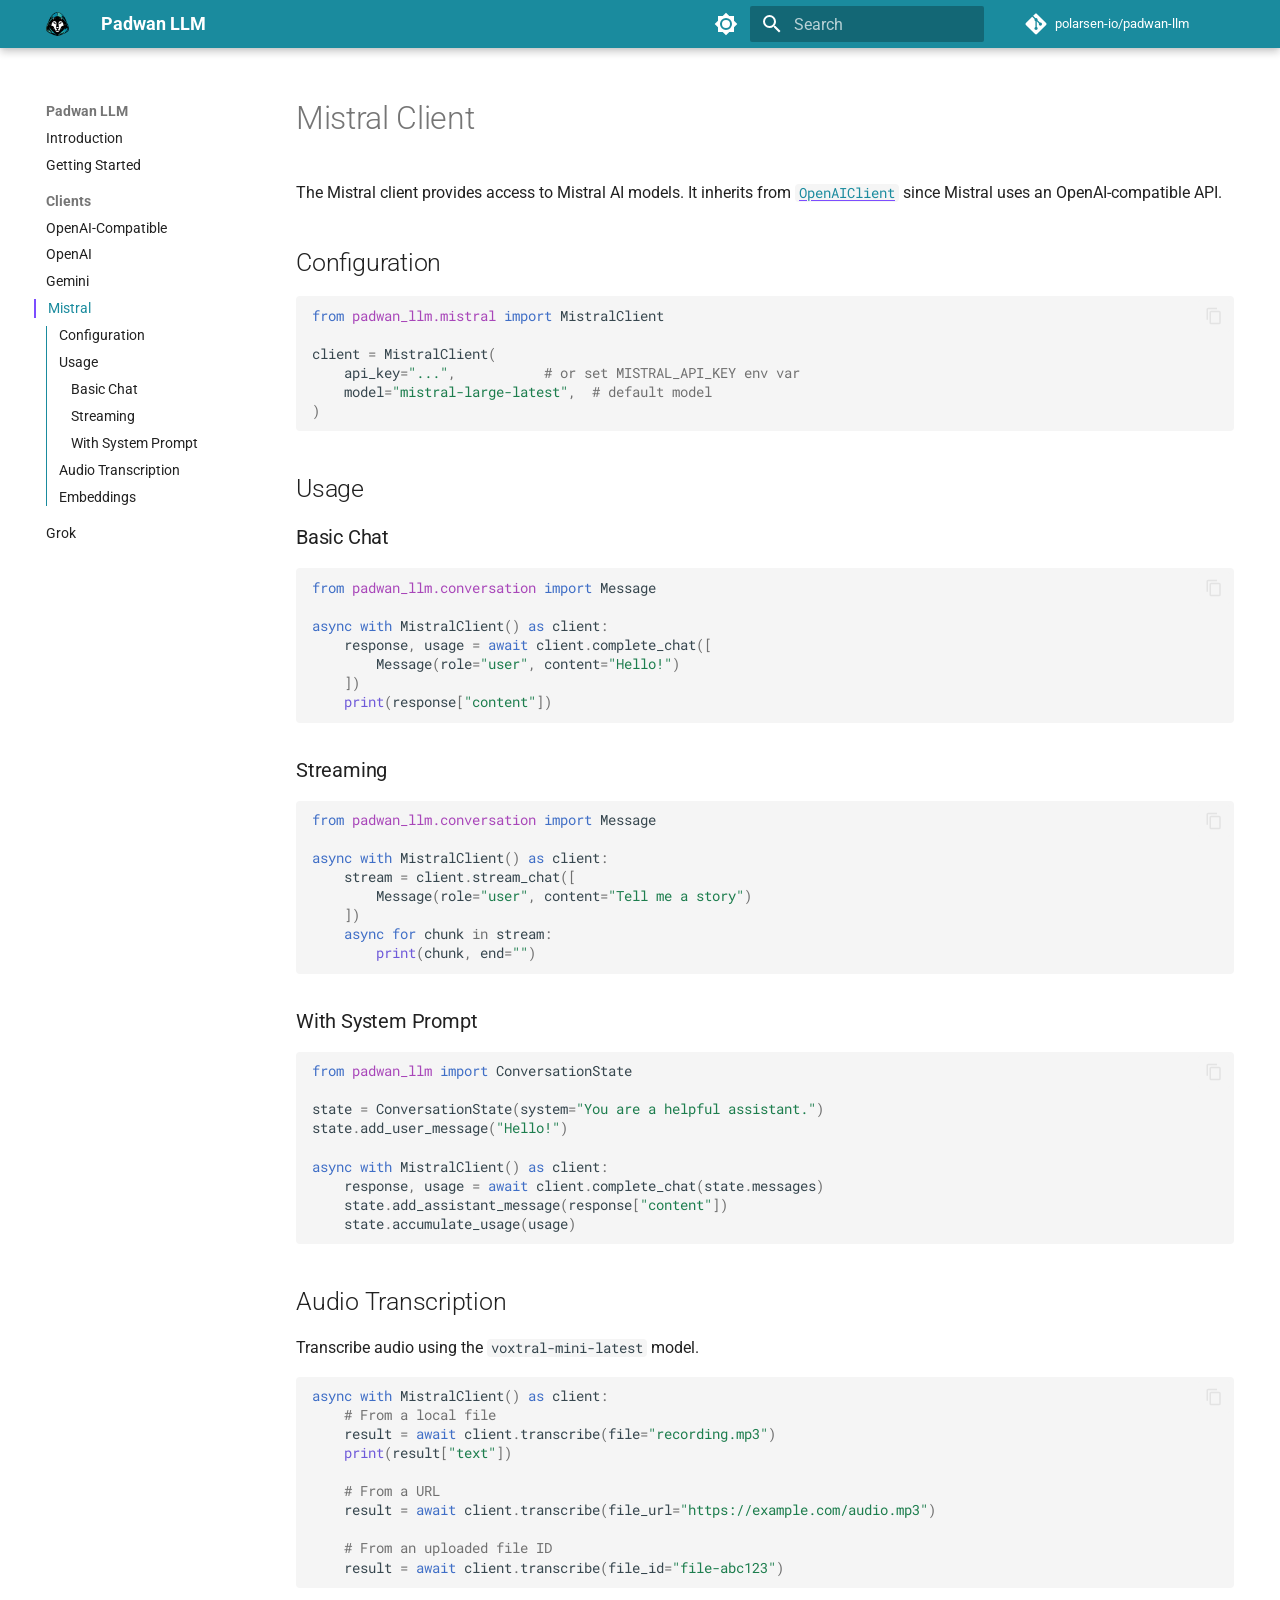
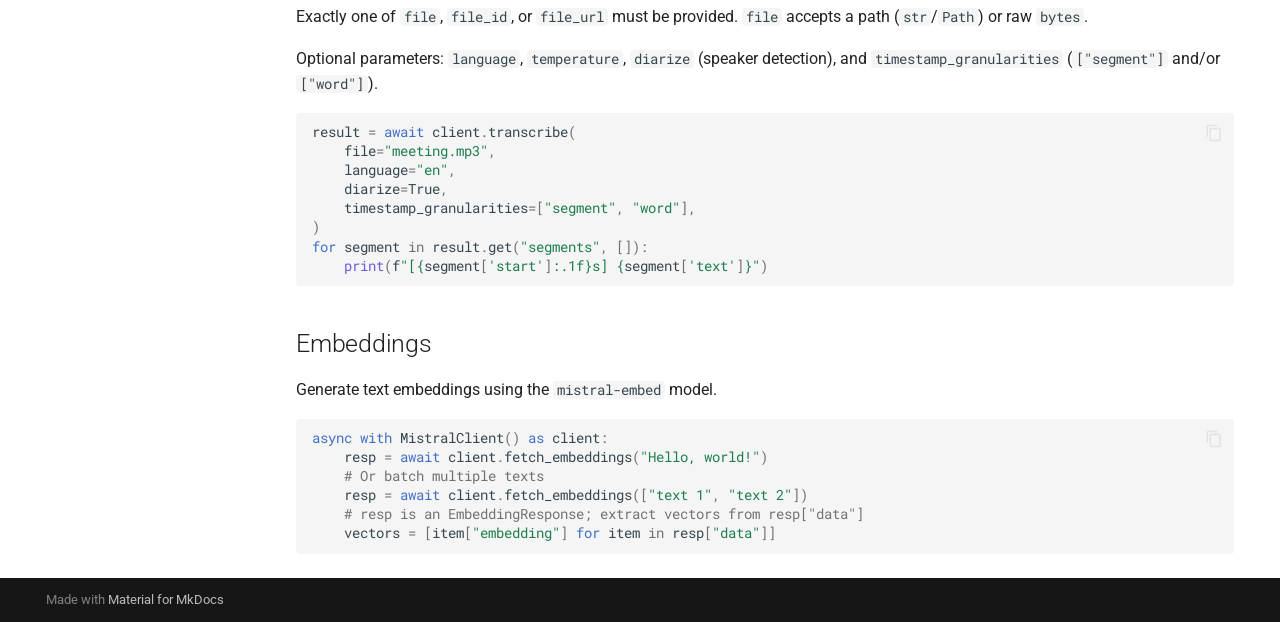
<file: clients/mistral/index.html>
<!doctype html>
<html lang="en" class="no-js">
  <head>
    
      <meta charset="utf-8">
      <meta name="viewport" content="width=device-width,initial-scale=1">
      
        <meta name="description" content="Unified async client for OpenAI, Gemini, Mistral, and Grok APIs">
      
      
      
        <link rel="canonical" href="https://polarsen-io.github.io/padwan-llm/clients/mistral/">
      
      
        <link rel="prev" href="../gemini/">
      
      
        <link rel="next" href="../grok/">
      
      
        
      
      
      <link rel="icon" href="../../static/logo-hood.png">
      <meta name="generator" content="mkdocs-1.6.1, mkdocs-material-9.7.2">
    
    
      
        <title>Mistral - Padwan LLM</title>
      
    
    
      <link rel="stylesheet" href="../../assets/stylesheets/main.484c7ddc.min.css">
      
        
        <link rel="stylesheet" href="../../assets/stylesheets/palette.ab4e12ef.min.css">
      
      


    
    
      
    
    
      
        
        
        <link rel="preconnect" href="https://fonts.gstatic.com" crossorigin>
        <link rel="stylesheet" href="https://fonts.googleapis.com/css?family=Roboto:300,300i,400,400i,700,700i%7CRoboto+Mono:400,400i,700,700i&display=fallback">
        <style>:root{--md-text-font:"Roboto";--md-code-font:"Roboto Mono"}</style>
      
    
    
      <link rel="stylesheet" href="../../stylesheets/extra.css">
    
    <script>__md_scope=new URL("../..",location),__md_hash=e=>[...e].reduce(((e,_)=>(e<<5)-e+_.charCodeAt(0)),0),__md_get=(e,_=localStorage,t=__md_scope)=>JSON.parse(_.getItem(t.pathname+"."+e)),__md_set=(e,_,t=localStorage,a=__md_scope)=>{try{t.setItem(a.pathname+"."+e,JSON.stringify(_))}catch(e){}}</script>
    
      

    
    
  </head>
  
  
    
    
      
    
    
    
    
    <body dir="ltr" data-md-color-scheme="default" data-md-color-primary="custom" data-md-color-accent="deep-purple">
  
    
    <input class="md-toggle" data-md-toggle="drawer" type="checkbox" id="__drawer" autocomplete="off">
    <input class="md-toggle" data-md-toggle="search" type="checkbox" id="__search" autocomplete="off">
    <label class="md-overlay" for="__drawer"></label>
    <div data-md-component="skip">
      
        
        <a href="#mistral-client" class="md-skip">
          Skip to content
        </a>
      
    </div>
    <div data-md-component="announce">
      
    </div>
    
    
      

  

<header class="md-header md-header--shadow" data-md-component="header">
  <nav class="md-header__inner md-grid" aria-label="Header">
    <a href="../.." title="Padwan LLM" class="md-header__button md-logo" aria-label="Padwan LLM" data-md-component="logo">
      
  <img src="../../static/logo-hood.png" alt="logo">

    </a>
    <label class="md-header__button md-icon" for="__drawer">
      
      <svg xmlns="http://www.w3.org/2000/svg" viewBox="0 0 24 24"><path d="M3 6h18v2H3zm0 5h18v2H3zm0 5h18v2H3z"/></svg>
    </label>
    <div class="md-header__title" data-md-component="header-title">
      <div class="md-header__ellipsis">
        <div class="md-header__topic">
          <span class="md-ellipsis">
            Padwan LLM
          </span>
        </div>
        <div class="md-header__topic" data-md-component="header-topic">
          <span class="md-ellipsis">
            
              Mistral
            
          </span>
        </div>
      </div>
    </div>
    
      
        <form class="md-header__option" data-md-component="palette">
  
    
    
    
    <input class="md-option" data-md-color-media="(prefers-color-scheme: light)" data-md-color-scheme="default" data-md-color-primary="custom" data-md-color-accent="deep-purple"  aria-label="Switch to dark mode"  type="radio" name="__palette" id="__palette_0">
    
      <label class="md-header__button md-icon" title="Switch to dark mode" for="__palette_1" hidden>
        <svg xmlns="http://www.w3.org/2000/svg" viewBox="0 0 24 24"><path d="M12 8a4 4 0 0 0-4 4 4 4 0 0 0 4 4 4 4 0 0 0 4-4 4 4 0 0 0-4-4m0 10a6 6 0 0 1-6-6 6 6 0 0 1 6-6 6 6 0 0 1 6 6 6 6 0 0 1-6 6m8-9.31V4h-4.69L12 .69 8.69 4H4v4.69L.69 12 4 15.31V20h4.69L12 23.31 15.31 20H20v-4.69L23.31 12z"/></svg>
      </label>
    
  
    
    
    
    <input class="md-option" data-md-color-media="(prefers-color-scheme: dark)" data-md-color-scheme="slate" data-md-color-primary="custom" data-md-color-accent="deep-purple"  aria-label="Switch to light mode"  type="radio" name="__palette" id="__palette_1">
    
      <label class="md-header__button md-icon" title="Switch to light mode" for="__palette_0" hidden>
        <svg xmlns="http://www.w3.org/2000/svg" viewBox="0 0 24 24"><path d="M12 18c-.89 0-1.74-.2-2.5-.55C11.56 16.5 13 14.42 13 12s-1.44-4.5-3.5-5.45C10.26 6.2 11.11 6 12 6a6 6 0 0 1 6 6 6 6 0 0 1-6 6m8-9.31V4h-4.69L12 .69 8.69 4H4v4.69L.69 12 4 15.31V20h4.69L12 23.31 15.31 20H20v-4.69L23.31 12z"/></svg>
      </label>
    
  
</form>
      
    
    
      <script>var palette=__md_get("__palette");if(palette&&palette.color){if("(prefers-color-scheme)"===palette.color.media){var media=matchMedia("(prefers-color-scheme: light)"),input=document.querySelector(media.matches?"[data-md-color-media='(prefers-color-scheme: light)']":"[data-md-color-media='(prefers-color-scheme: dark)']");palette.color.media=input.getAttribute("data-md-color-media"),palette.color.scheme=input.getAttribute("data-md-color-scheme"),palette.color.primary=input.getAttribute("data-md-color-primary"),palette.color.accent=input.getAttribute("data-md-color-accent")}for(var[key,value]of Object.entries(palette.color))document.body.setAttribute("data-md-color-"+key,value)}</script>
    
    
    
      
      
        <label class="md-header__button md-icon" for="__search">
          
          <svg xmlns="http://www.w3.org/2000/svg" viewBox="0 0 24 24"><path d="M9.5 3A6.5 6.5 0 0 1 16 9.5c0 1.61-.59 3.09-1.56 4.23l.27.27h.79l5 5-1.5 1.5-5-5v-.79l-.27-.27A6.52 6.52 0 0 1 9.5 16 6.5 6.5 0 0 1 3 9.5 6.5 6.5 0 0 1 9.5 3m0 2C7 5 5 7 5 9.5S7 14 9.5 14 14 12 14 9.5 12 5 9.5 5"/></svg>
        </label>
        <div class="md-search" data-md-component="search" role="dialog">
  <label class="md-search__overlay" for="__search"></label>
  <div class="md-search__inner" role="search">
    <form class="md-search__form" name="search">
      <input type="text" class="md-search__input" name="query" aria-label="Search" placeholder="Search" autocapitalize="off" autocorrect="off" autocomplete="off" spellcheck="false" data-md-component="search-query" required>
      <label class="md-search__icon md-icon" for="__search">
        
        <svg xmlns="http://www.w3.org/2000/svg" viewBox="0 0 24 24"><path d="M9.5 3A6.5 6.5 0 0 1 16 9.5c0 1.61-.59 3.09-1.56 4.23l.27.27h.79l5 5-1.5 1.5-5-5v-.79l-.27-.27A6.52 6.52 0 0 1 9.5 16 6.5 6.5 0 0 1 3 9.5 6.5 6.5 0 0 1 9.5 3m0 2C7 5 5 7 5 9.5S7 14 9.5 14 14 12 14 9.5 12 5 9.5 5"/></svg>
        
        <svg xmlns="http://www.w3.org/2000/svg" viewBox="0 0 24 24"><path d="M20 11v2H8l5.5 5.5-1.42 1.42L4.16 12l7.92-7.92L13.5 5.5 8 11z"/></svg>
      </label>
      <nav class="md-search__options" aria-label="Search">
        
        <button type="reset" class="md-search__icon md-icon" title="Clear" aria-label="Clear" tabindex="-1">
          
          <svg xmlns="http://www.w3.org/2000/svg" viewBox="0 0 24 24"><path d="M19 6.41 17.59 5 12 10.59 6.41 5 5 6.41 10.59 12 5 17.59 6.41 19 12 13.41 17.59 19 19 17.59 13.41 12z"/></svg>
        </button>
      </nav>
      
        <div class="md-search__suggest" data-md-component="search-suggest"></div>
      
    </form>
    <div class="md-search__output">
      <div class="md-search__scrollwrap" tabindex="0" data-md-scrollfix>
        <div class="md-search-result" data-md-component="search-result">
          <div class="md-search-result__meta">
            Initializing search
          </div>
          <ol class="md-search-result__list" role="presentation"></ol>
        </div>
      </div>
    </div>
  </div>
</div>
      
    
    
      <div class="md-header__source">
        <a href="https://github.com/polarsen-io/padwan-llm" title="Go to repository" class="md-source" data-md-component="source">
  <div class="md-source__icon md-icon">
    
    <svg xmlns="http://www.w3.org/2000/svg" viewBox="0 0 448 512"><!--! Font Awesome Free 7.1.0 by @fontawesome - https://fontawesome.com License - https://fontawesome.com/license/free (Icons: CC BY 4.0, Fonts: SIL OFL 1.1, Code: MIT License) Copyright 2025 Fonticons, Inc.--><path d="M439.6 236.1 244 40.5c-5.4-5.5-12.8-8.5-20.4-8.5s-15 3-20.4 8.4L162.5 81l51.5 51.5c27.1-9.1 52.7 16.8 43.4 43.7l49.7 49.7c34.2-11.8 61.2 31 35.5 56.7-26.5 26.5-70.2-2.9-56-37.3L240.3 199v121.9c25.3 12.5 22.3 41.8 9.1 55-6.4 6.4-15.2 10.1-24.3 10.1s-17.8-3.6-24.3-10.1c-17.6-17.6-11.1-46.9 11.2-56v-123c-20.8-8.5-24.6-30.7-18.6-45L142.6 101 8.5 235.1C3 240.6 0 247.9 0 255.5s3 15 8.5 20.4l195.6 195.7c5.4 5.4 12.7 8.4 20.4 8.4s15-3 20.4-8.4l194.7-194.7c5.4-5.4 8.4-12.8 8.4-20.4s-3-15-8.4-20.4"/></svg>
  </div>
  <div class="md-source__repository">
    polarsen-io/padwan-llm
  </div>
</a>
      </div>
    
  </nav>
  
</header>
    
    <div class="md-container" data-md-component="container">
      
      
        
          
        
      
      <main class="md-main" data-md-component="main">
        <div class="md-main__inner md-grid">
          
            
              
              <div class="md-sidebar md-sidebar--primary" data-md-component="sidebar" data-md-type="navigation" >
                <div class="md-sidebar__scrollwrap">
                  <div class="md-sidebar__inner">
                    



  

<nav class="md-nav md-nav--primary md-nav--integrated" aria-label="Navigation" data-md-level="0">
  <label class="md-nav__title" for="__drawer">
    <a href="../.." title="Padwan LLM" class="md-nav__button md-logo" aria-label="Padwan LLM" data-md-component="logo">
      
  <img src="../../static/logo-hood.png" alt="logo">

    </a>
    Padwan LLM
  </label>
  
    <div class="md-nav__source">
      <a href="https://github.com/polarsen-io/padwan-llm" title="Go to repository" class="md-source" data-md-component="source">
  <div class="md-source__icon md-icon">
    
    <svg xmlns="http://www.w3.org/2000/svg" viewBox="0 0 448 512"><!--! Font Awesome Free 7.1.0 by @fontawesome - https://fontawesome.com License - https://fontawesome.com/license/free (Icons: CC BY 4.0, Fonts: SIL OFL 1.1, Code: MIT License) Copyright 2025 Fonticons, Inc.--><path d="M439.6 236.1 244 40.5c-5.4-5.5-12.8-8.5-20.4-8.5s-15 3-20.4 8.4L162.5 81l51.5 51.5c27.1-9.1 52.7 16.8 43.4 43.7l49.7 49.7c34.2-11.8 61.2 31 35.5 56.7-26.5 26.5-70.2-2.9-56-37.3L240.3 199v121.9c25.3 12.5 22.3 41.8 9.1 55-6.4 6.4-15.2 10.1-24.3 10.1s-17.8-3.6-24.3-10.1c-17.6-17.6-11.1-46.9 11.2-56v-123c-20.8-8.5-24.6-30.7-18.6-45L142.6 101 8.5 235.1C3 240.6 0 247.9 0 255.5s3 15 8.5 20.4l195.6 195.7c5.4 5.4 12.7 8.4 20.4 8.4s15-3 20.4-8.4l194.7-194.7c5.4-5.4 8.4-12.8 8.4-20.4s-3-15-8.4-20.4"/></svg>
  </div>
  <div class="md-source__repository">
    polarsen-io/padwan-llm
  </div>
</a>
    </div>
  
  <ul class="md-nav__list" data-md-scrollfix>
    
      
      
  
  
  
  
    <li class="md-nav__item">
      <a href="../.." class="md-nav__link">
        
  
  
  <span class="md-ellipsis">
    
  
    Introduction
  

    
  </span>
  
  

      </a>
    </li>
  

    
      
      
  
  
  
  
    <li class="md-nav__item">
      <a href="../../getting-started/" class="md-nav__link">
        
  
  
  <span class="md-ellipsis">
    
  
    Getting Started
  

    
  </span>
  
  

      </a>
    </li>
  

    
      
      
  
  
    
  
  
  
    
    
    
    
      
        
        
      
    
    
    <li class="md-nav__item md-nav__item--active md-nav__item--section md-nav__item--nested">
      
        
        
        <input class="md-nav__toggle md-toggle " type="checkbox" id="__nav_3" checked>
        
          
          <label class="md-nav__link" for="__nav_3" id="__nav_3_label" tabindex="">
            
  
  
  <span class="md-ellipsis">
    
  
    Clients
  

    
  </span>
  
  

            <span class="md-nav__icon md-icon"></span>
          </label>
        
        <nav class="md-nav" data-md-level="1" aria-labelledby="__nav_3_label" aria-expanded="true">
          <label class="md-nav__title" for="__nav_3">
            <span class="md-nav__icon md-icon"></span>
            
  
    Clients
  

          </label>
          <ul class="md-nav__list" data-md-scrollfix>
            
              
                
  
  
  
  
    <li class="md-nav__item">
      <a href="../openai-compatible/" class="md-nav__link">
        
  
  
  <span class="md-ellipsis">
    
  
    OpenAI-Compatible
  

    
  </span>
  
  

      </a>
    </li>
  

              
            
              
                
  
  
  
  
    <li class="md-nav__item">
      <a href="../openai/" class="md-nav__link">
        
  
  
  <span class="md-ellipsis">
    
  
    OpenAI
  

    
  </span>
  
  

      </a>
    </li>
  

              
            
              
                
  
  
  
  
    <li class="md-nav__item">
      <a href="../gemini/" class="md-nav__link">
        
  
  
  <span class="md-ellipsis">
    
  
    Gemini
  

    
  </span>
  
  

      </a>
    </li>
  

              
            
              
                
  
  
    
  
  
  
    <li class="md-nav__item md-nav__item--active">
      
      <input class="md-nav__toggle md-toggle" type="checkbox" id="__toc">
      
      
        
      
      
        <label class="md-nav__link md-nav__link--active" for="__toc">
          
  
  
  <span class="md-ellipsis">
    
  
    Mistral
  

    
  </span>
  
  

          <span class="md-nav__icon md-icon"></span>
        </label>
      
      <a href="./" class="md-nav__link md-nav__link--active">
        
  
  
  <span class="md-ellipsis">
    
  
    Mistral
  

    
  </span>
  
  

      </a>
      
        

<nav class="md-nav md-nav--secondary" aria-label="Table of contents">
  
  
  
    
  
  
    <label class="md-nav__title" for="__toc">
      <span class="md-nav__icon md-icon"></span>
      Table of contents
    </label>
    <ul class="md-nav__list" data-md-component="toc" data-md-scrollfix>
      
        <li class="md-nav__item">
  <a href="#configuration" class="md-nav__link">
    <span class="md-ellipsis">
      
        Configuration
      
    </span>
  </a>
  
</li>
      
        <li class="md-nav__item">
  <a href="#usage" class="md-nav__link">
    <span class="md-ellipsis">
      
        Usage
      
    </span>
  </a>
  
    <nav class="md-nav" aria-label="Usage">
      <ul class="md-nav__list">
        
          <li class="md-nav__item">
  <a href="#basic-chat" class="md-nav__link">
    <span class="md-ellipsis">
      
        Basic Chat
      
    </span>
  </a>
  
</li>
        
          <li class="md-nav__item">
  <a href="#streaming" class="md-nav__link">
    <span class="md-ellipsis">
      
        Streaming
      
    </span>
  </a>
  
</li>
        
          <li class="md-nav__item">
  <a href="#with-system-prompt" class="md-nav__link">
    <span class="md-ellipsis">
      
        With System Prompt
      
    </span>
  </a>
  
</li>
        
      </ul>
    </nav>
  
</li>
      
        <li class="md-nav__item">
  <a href="#audio-transcription" class="md-nav__link">
    <span class="md-ellipsis">
      
        Audio Transcription
      
    </span>
  </a>
  
</li>
      
        <li class="md-nav__item">
  <a href="#embeddings" class="md-nav__link">
    <span class="md-ellipsis">
      
        Embeddings
      
    </span>
  </a>
  
</li>
      
    </ul>
  
</nav>
      
    </li>
  

              
            
              
                
  
  
  
  
    <li class="md-nav__item">
      <a href="../grok/" class="md-nav__link">
        
  
  
  <span class="md-ellipsis">
    
  
    Grok
  

    
  </span>
  
  

      </a>
    </li>
  

              
            
          </ul>
        </nav>
      
    </li>
  

    
  </ul>
</nav>
                  </div>
                </div>
              </div>
            
            
          
          
            <div class="md-content" data-md-component="content">
              
              <article class="md-content__inner md-typeset">
                
                  


  
  


<h1 id="mistral-client">Mistral Client</h1>
<p>The Mistral client provides access to Mistral AI models. It inherits from <a href="../openai/"><code>OpenAIClient</code></a> since Mistral uses an OpenAI-compatible API.</p>
<h2 id="configuration">Configuration</h2>
<div class="language-python highlight"><pre><span></span><code><span id="__span-0-1"><a id="__codelineno-0-1" name="__codelineno-0-1" href="#__codelineno-0-1"></a><span class="kn">from</span><span class="w"> </span><span class="nn">padwan_llm.mistral</span><span class="w"> </span><span class="kn">import</span> <span class="n">MistralClient</span>
</span><span id="__span-0-2"><a id="__codelineno-0-2" name="__codelineno-0-2" href="#__codelineno-0-2"></a>
</span><span id="__span-0-3"><a id="__codelineno-0-3" name="__codelineno-0-3" href="#__codelineno-0-3"></a><span class="n">client</span> <span class="o">=</span> <span class="n">MistralClient</span><span class="p">(</span>
</span><span id="__span-0-4"><a id="__codelineno-0-4" name="__codelineno-0-4" href="#__codelineno-0-4"></a>    <span class="n">api_key</span><span class="o">=</span><span class="s2">&quot;...&quot;</span><span class="p">,</span>           <span class="c1"># or set MISTRAL_API_KEY env var</span>
</span><span id="__span-0-5"><a id="__codelineno-0-5" name="__codelineno-0-5" href="#__codelineno-0-5"></a>    <span class="n">model</span><span class="o">=</span><span class="s2">&quot;mistral-large-latest&quot;</span><span class="p">,</span>  <span class="c1"># default model</span>
</span><span id="__span-0-6"><a id="__codelineno-0-6" name="__codelineno-0-6" href="#__codelineno-0-6"></a><span class="p">)</span>
</span></code></pre></div>
<h2 id="usage">Usage</h2>
<h3 id="basic-chat">Basic Chat</h3>
<div class="language-python highlight"><pre><span></span><code><span id="__span-1-1"><a id="__codelineno-1-1" name="__codelineno-1-1" href="#__codelineno-1-1"></a><span class="kn">from</span><span class="w"> </span><span class="nn">padwan_llm.conversation</span><span class="w"> </span><span class="kn">import</span> <span class="n">Message</span>
</span><span id="__span-1-2"><a id="__codelineno-1-2" name="__codelineno-1-2" href="#__codelineno-1-2"></a>
</span><span id="__span-1-3"><a id="__codelineno-1-3" name="__codelineno-1-3" href="#__codelineno-1-3"></a><span class="k">async</span> <span class="k">with</span> <span class="n">MistralClient</span><span class="p">()</span> <span class="k">as</span> <span class="n">client</span><span class="p">:</span>
</span><span id="__span-1-4"><a id="__codelineno-1-4" name="__codelineno-1-4" href="#__codelineno-1-4"></a>    <span class="n">response</span><span class="p">,</span> <span class="n">usage</span> <span class="o">=</span> <span class="k">await</span> <span class="n">client</span><span class="o">.</span><span class="n">complete_chat</span><span class="p">([</span>
</span><span id="__span-1-5"><a id="__codelineno-1-5" name="__codelineno-1-5" href="#__codelineno-1-5"></a>        <span class="n">Message</span><span class="p">(</span><span class="n">role</span><span class="o">=</span><span class="s2">&quot;user&quot;</span><span class="p">,</span> <span class="n">content</span><span class="o">=</span><span class="s2">&quot;Hello!&quot;</span><span class="p">)</span>
</span><span id="__span-1-6"><a id="__codelineno-1-6" name="__codelineno-1-6" href="#__codelineno-1-6"></a>    <span class="p">])</span>
</span><span id="__span-1-7"><a id="__codelineno-1-7" name="__codelineno-1-7" href="#__codelineno-1-7"></a>    <span class="nb">print</span><span class="p">(</span><span class="n">response</span><span class="p">[</span><span class="s2">&quot;content&quot;</span><span class="p">])</span>
</span></code></pre></div>
<h3 id="streaming">Streaming</h3>
<div class="language-python highlight"><pre><span></span><code><span id="__span-2-1"><a id="__codelineno-2-1" name="__codelineno-2-1" href="#__codelineno-2-1"></a><span class="kn">from</span><span class="w"> </span><span class="nn">padwan_llm.conversation</span><span class="w"> </span><span class="kn">import</span> <span class="n">Message</span>
</span><span id="__span-2-2"><a id="__codelineno-2-2" name="__codelineno-2-2" href="#__codelineno-2-2"></a>
</span><span id="__span-2-3"><a id="__codelineno-2-3" name="__codelineno-2-3" href="#__codelineno-2-3"></a><span class="k">async</span> <span class="k">with</span> <span class="n">MistralClient</span><span class="p">()</span> <span class="k">as</span> <span class="n">client</span><span class="p">:</span>
</span><span id="__span-2-4"><a id="__codelineno-2-4" name="__codelineno-2-4" href="#__codelineno-2-4"></a>    <span class="n">stream</span> <span class="o">=</span> <span class="n">client</span><span class="o">.</span><span class="n">stream_chat</span><span class="p">([</span>
</span><span id="__span-2-5"><a id="__codelineno-2-5" name="__codelineno-2-5" href="#__codelineno-2-5"></a>        <span class="n">Message</span><span class="p">(</span><span class="n">role</span><span class="o">=</span><span class="s2">&quot;user&quot;</span><span class="p">,</span> <span class="n">content</span><span class="o">=</span><span class="s2">&quot;Tell me a story&quot;</span><span class="p">)</span>
</span><span id="__span-2-6"><a id="__codelineno-2-6" name="__codelineno-2-6" href="#__codelineno-2-6"></a>    <span class="p">])</span>
</span><span id="__span-2-7"><a id="__codelineno-2-7" name="__codelineno-2-7" href="#__codelineno-2-7"></a>    <span class="k">async</span> <span class="k">for</span> <span class="n">chunk</span> <span class="ow">in</span> <span class="n">stream</span><span class="p">:</span>
</span><span id="__span-2-8"><a id="__codelineno-2-8" name="__codelineno-2-8" href="#__codelineno-2-8"></a>        <span class="nb">print</span><span class="p">(</span><span class="n">chunk</span><span class="p">,</span> <span class="n">end</span><span class="o">=</span><span class="s2">&quot;&quot;</span><span class="p">)</span>
</span></code></pre></div>
<h3 id="with-system-prompt">With System Prompt</h3>
<div class="language-python highlight"><pre><span></span><code><span id="__span-3-1"><a id="__codelineno-3-1" name="__codelineno-3-1" href="#__codelineno-3-1"></a><span class="kn">from</span><span class="w"> </span><span class="nn">padwan_llm</span><span class="w"> </span><span class="kn">import</span> <span class="n">ConversationState</span>
</span><span id="__span-3-2"><a id="__codelineno-3-2" name="__codelineno-3-2" href="#__codelineno-3-2"></a>
</span><span id="__span-3-3"><a id="__codelineno-3-3" name="__codelineno-3-3" href="#__codelineno-3-3"></a><span class="n">state</span> <span class="o">=</span> <span class="n">ConversationState</span><span class="p">(</span><span class="n">system</span><span class="o">=</span><span class="s2">&quot;You are a helpful assistant.&quot;</span><span class="p">)</span>
</span><span id="__span-3-4"><a id="__codelineno-3-4" name="__codelineno-3-4" href="#__codelineno-3-4"></a><span class="n">state</span><span class="o">.</span><span class="n">add_user_message</span><span class="p">(</span><span class="s2">&quot;Hello!&quot;</span><span class="p">)</span>
</span><span id="__span-3-5"><a id="__codelineno-3-5" name="__codelineno-3-5" href="#__codelineno-3-5"></a>
</span><span id="__span-3-6"><a id="__codelineno-3-6" name="__codelineno-3-6" href="#__codelineno-3-6"></a><span class="k">async</span> <span class="k">with</span> <span class="n">MistralClient</span><span class="p">()</span> <span class="k">as</span> <span class="n">client</span><span class="p">:</span>
</span><span id="__span-3-7"><a id="__codelineno-3-7" name="__codelineno-3-7" href="#__codelineno-3-7"></a>    <span class="n">response</span><span class="p">,</span> <span class="n">usage</span> <span class="o">=</span> <span class="k">await</span> <span class="n">client</span><span class="o">.</span><span class="n">complete_chat</span><span class="p">(</span><span class="n">state</span><span class="o">.</span><span class="n">messages</span><span class="p">)</span>
</span><span id="__span-3-8"><a id="__codelineno-3-8" name="__codelineno-3-8" href="#__codelineno-3-8"></a>    <span class="n">state</span><span class="o">.</span><span class="n">add_assistant_message</span><span class="p">(</span><span class="n">response</span><span class="p">[</span><span class="s2">&quot;content&quot;</span><span class="p">])</span>
</span><span id="__span-3-9"><a id="__codelineno-3-9" name="__codelineno-3-9" href="#__codelineno-3-9"></a>    <span class="n">state</span><span class="o">.</span><span class="n">accumulate_usage</span><span class="p">(</span><span class="n">usage</span><span class="p">)</span>
</span></code></pre></div>
<h2 id="audio-transcription">Audio Transcription</h2>
<p>Transcribe audio using the <code>voxtral-mini-latest</code> model.</p>
<div class="language-python highlight"><pre><span></span><code><span id="__span-4-1"><a id="__codelineno-4-1" name="__codelineno-4-1" href="#__codelineno-4-1"></a><span class="k">async</span> <span class="k">with</span> <span class="n">MistralClient</span><span class="p">()</span> <span class="k">as</span> <span class="n">client</span><span class="p">:</span>
</span><span id="__span-4-2"><a id="__codelineno-4-2" name="__codelineno-4-2" href="#__codelineno-4-2"></a>    <span class="c1"># From a local file</span>
</span><span id="__span-4-3"><a id="__codelineno-4-3" name="__codelineno-4-3" href="#__codelineno-4-3"></a>    <span class="n">result</span> <span class="o">=</span> <span class="k">await</span> <span class="n">client</span><span class="o">.</span><span class="n">transcribe</span><span class="p">(</span><span class="n">file</span><span class="o">=</span><span class="s2">&quot;recording.mp3&quot;</span><span class="p">)</span>
</span><span id="__span-4-4"><a id="__codelineno-4-4" name="__codelineno-4-4" href="#__codelineno-4-4"></a>    <span class="nb">print</span><span class="p">(</span><span class="n">result</span><span class="p">[</span><span class="s2">&quot;text&quot;</span><span class="p">])</span>
</span><span id="__span-4-5"><a id="__codelineno-4-5" name="__codelineno-4-5" href="#__codelineno-4-5"></a>
</span><span id="__span-4-6"><a id="__codelineno-4-6" name="__codelineno-4-6" href="#__codelineno-4-6"></a>    <span class="c1"># From a URL</span>
</span><span id="__span-4-7"><a id="__codelineno-4-7" name="__codelineno-4-7" href="#__codelineno-4-7"></a>    <span class="n">result</span> <span class="o">=</span> <span class="k">await</span> <span class="n">client</span><span class="o">.</span><span class="n">transcribe</span><span class="p">(</span><span class="n">file_url</span><span class="o">=</span><span class="s2">&quot;https://example.com/audio.mp3&quot;</span><span class="p">)</span>
</span><span id="__span-4-8"><a id="__codelineno-4-8" name="__codelineno-4-8" href="#__codelineno-4-8"></a>
</span><span id="__span-4-9"><a id="__codelineno-4-9" name="__codelineno-4-9" href="#__codelineno-4-9"></a>    <span class="c1"># From an uploaded file ID</span>
</span><span id="__span-4-10"><a id="__codelineno-4-10" name="__codelineno-4-10" href="#__codelineno-4-10"></a>    <span class="n">result</span> <span class="o">=</span> <span class="k">await</span> <span class="n">client</span><span class="o">.</span><span class="n">transcribe</span><span class="p">(</span><span class="n">file_id</span><span class="o">=</span><span class="s2">&quot;file-abc123&quot;</span><span class="p">)</span>
</span></code></pre></div>
<p>Exactly one of <code>file</code>, <code>file_id</code>, or <code>file_url</code> must be provided. <code>file</code> accepts a path (<code>str</code>/<code>Path</code>) or raw <code>bytes</code>.</p>
<p>Optional parameters: <code>language</code>, <code>temperature</code>, <code>diarize</code> (speaker detection), and <code>timestamp_granularities</code> (<code>["segment"]</code> and/or <code>["word"]</code>).</p>
<div class="language-python highlight"><pre><span></span><code><span id="__span-5-1"><a id="__codelineno-5-1" name="__codelineno-5-1" href="#__codelineno-5-1"></a><span class="n">result</span> <span class="o">=</span> <span class="k">await</span> <span class="n">client</span><span class="o">.</span><span class="n">transcribe</span><span class="p">(</span>
</span><span id="__span-5-2"><a id="__codelineno-5-2" name="__codelineno-5-2" href="#__codelineno-5-2"></a>    <span class="n">file</span><span class="o">=</span><span class="s2">&quot;meeting.mp3&quot;</span><span class="p">,</span>
</span><span id="__span-5-3"><a id="__codelineno-5-3" name="__codelineno-5-3" href="#__codelineno-5-3"></a>    <span class="n">language</span><span class="o">=</span><span class="s2">&quot;en&quot;</span><span class="p">,</span>
</span><span id="__span-5-4"><a id="__codelineno-5-4" name="__codelineno-5-4" href="#__codelineno-5-4"></a>    <span class="n">diarize</span><span class="o">=</span><span class="kc">True</span><span class="p">,</span>
</span><span id="__span-5-5"><a id="__codelineno-5-5" name="__codelineno-5-5" href="#__codelineno-5-5"></a>    <span class="n">timestamp_granularities</span><span class="o">=</span><span class="p">[</span><span class="s2">&quot;segment&quot;</span><span class="p">,</span> <span class="s2">&quot;word&quot;</span><span class="p">],</span>
</span><span id="__span-5-6"><a id="__codelineno-5-6" name="__codelineno-5-6" href="#__codelineno-5-6"></a><span class="p">)</span>
</span><span id="__span-5-7"><a id="__codelineno-5-7" name="__codelineno-5-7" href="#__codelineno-5-7"></a><span class="k">for</span> <span class="n">segment</span> <span class="ow">in</span> <span class="n">result</span><span class="o">.</span><span class="n">get</span><span class="p">(</span><span class="s2">&quot;segments&quot;</span><span class="p">,</span> <span class="p">[]):</span>
</span><span id="__span-5-8"><a id="__codelineno-5-8" name="__codelineno-5-8" href="#__codelineno-5-8"></a>    <span class="nb">print</span><span class="p">(</span><span class="sa">f</span><span class="s2">&quot;[</span><span class="si">{</span><span class="n">segment</span><span class="p">[</span><span class="s1">&#39;start&#39;</span><span class="p">]</span><span class="si">:</span><span class="s2">.1f</span><span class="si">}</span><span class="s2">s] </span><span class="si">{</span><span class="n">segment</span><span class="p">[</span><span class="s1">&#39;text&#39;</span><span class="p">]</span><span class="si">}</span><span class="s2">&quot;</span><span class="p">)</span>
</span></code></pre></div>
<h2 id="embeddings">Embeddings</h2>
<p>Generate text embeddings using the <code>mistral-embed</code> model.</p>
<div class="language-python highlight"><pre><span></span><code><span id="__span-6-1"><a id="__codelineno-6-1" name="__codelineno-6-1" href="#__codelineno-6-1"></a><span class="k">async</span> <span class="k">with</span> <span class="n">MistralClient</span><span class="p">()</span> <span class="k">as</span> <span class="n">client</span><span class="p">:</span>
</span><span id="__span-6-2"><a id="__codelineno-6-2" name="__codelineno-6-2" href="#__codelineno-6-2"></a>    <span class="n">resp</span> <span class="o">=</span> <span class="k">await</span> <span class="n">client</span><span class="o">.</span><span class="n">fetch_embeddings</span><span class="p">(</span><span class="s2">&quot;Hello, world!&quot;</span><span class="p">)</span>
</span><span id="__span-6-3"><a id="__codelineno-6-3" name="__codelineno-6-3" href="#__codelineno-6-3"></a>    <span class="c1"># Or batch multiple texts</span>
</span><span id="__span-6-4"><a id="__codelineno-6-4" name="__codelineno-6-4" href="#__codelineno-6-4"></a>    <span class="n">resp</span> <span class="o">=</span> <span class="k">await</span> <span class="n">client</span><span class="o">.</span><span class="n">fetch_embeddings</span><span class="p">([</span><span class="s2">&quot;text 1&quot;</span><span class="p">,</span> <span class="s2">&quot;text 2&quot;</span><span class="p">])</span>
</span><span id="__span-6-5"><a id="__codelineno-6-5" name="__codelineno-6-5" href="#__codelineno-6-5"></a>    <span class="c1"># resp is an EmbeddingResponse; extract vectors from resp[&quot;data&quot;]</span>
</span><span id="__span-6-6"><a id="__codelineno-6-6" name="__codelineno-6-6" href="#__codelineno-6-6"></a>    <span class="n">vectors</span> <span class="o">=</span> <span class="p">[</span><span class="n">item</span><span class="p">[</span><span class="s2">&quot;embedding&quot;</span><span class="p">]</span> <span class="k">for</span> <span class="n">item</span> <span class="ow">in</span> <span class="n">resp</span><span class="p">[</span><span class="s2">&quot;data&quot;</span><span class="p">]]</span>
</span></code></pre></div>












                
              </article>
            </div>
          
          
<script>var target=document.getElementById(location.hash.slice(1));target&&target.name&&(target.checked=target.name.startsWith("__tabbed_"))</script>
        </div>
        
          <button type="button" class="md-top md-icon" data-md-component="top" hidden>
  
  <svg xmlns="http://www.w3.org/2000/svg" viewBox="0 0 24 24"><path d="M13 20h-2V8l-5.5 5.5-1.42-1.42L12 4.16l7.92 7.92-1.42 1.42L13 8z"/></svg>
  Back to top
</button>
        
      </main>
      
        <footer class="md-footer">
  
  <div class="md-footer-meta md-typeset">
    <div class="md-footer-meta__inner md-grid">
      <div class="md-copyright">
  
  
    Made with
    <a href="https://squidfunk.github.io/mkdocs-material/" target="_blank" rel="noopener">
      Material for MkDocs
    </a>
  
</div>
      
    </div>
  </div>
</footer>
      
    </div>
    <div class="md-dialog" data-md-component="dialog">
      <div class="md-dialog__inner md-typeset"></div>
    </div>
    
    
    
      
      
      <script id="__config" type="application/json">{"annotate": null, "base": "../..", "features": ["navigation.sections", "navigation.top", "navigation.expand", "search.suggest", "search.highlight", "content.code.copy", "toc.integrate"], "search": "../../assets/javascripts/workers/search.2c215733.min.js", "tags": null, "translations": {"clipboard.copied": "Copied to clipboard", "clipboard.copy": "Copy to clipboard", "search.result.more.one": "1 more on this page", "search.result.more.other": "# more on this page", "search.result.none": "No matching documents", "search.result.one": "1 matching document", "search.result.other": "# matching documents", "search.result.placeholder": "Type to start searching", "search.result.term.missing": "Missing", "select.version": "Select version"}, "version": null}</script>
    
    
      <script src="../../assets/javascripts/bundle.79ae519e.min.js"></script>
      
    
  </body>
</html>
</file>
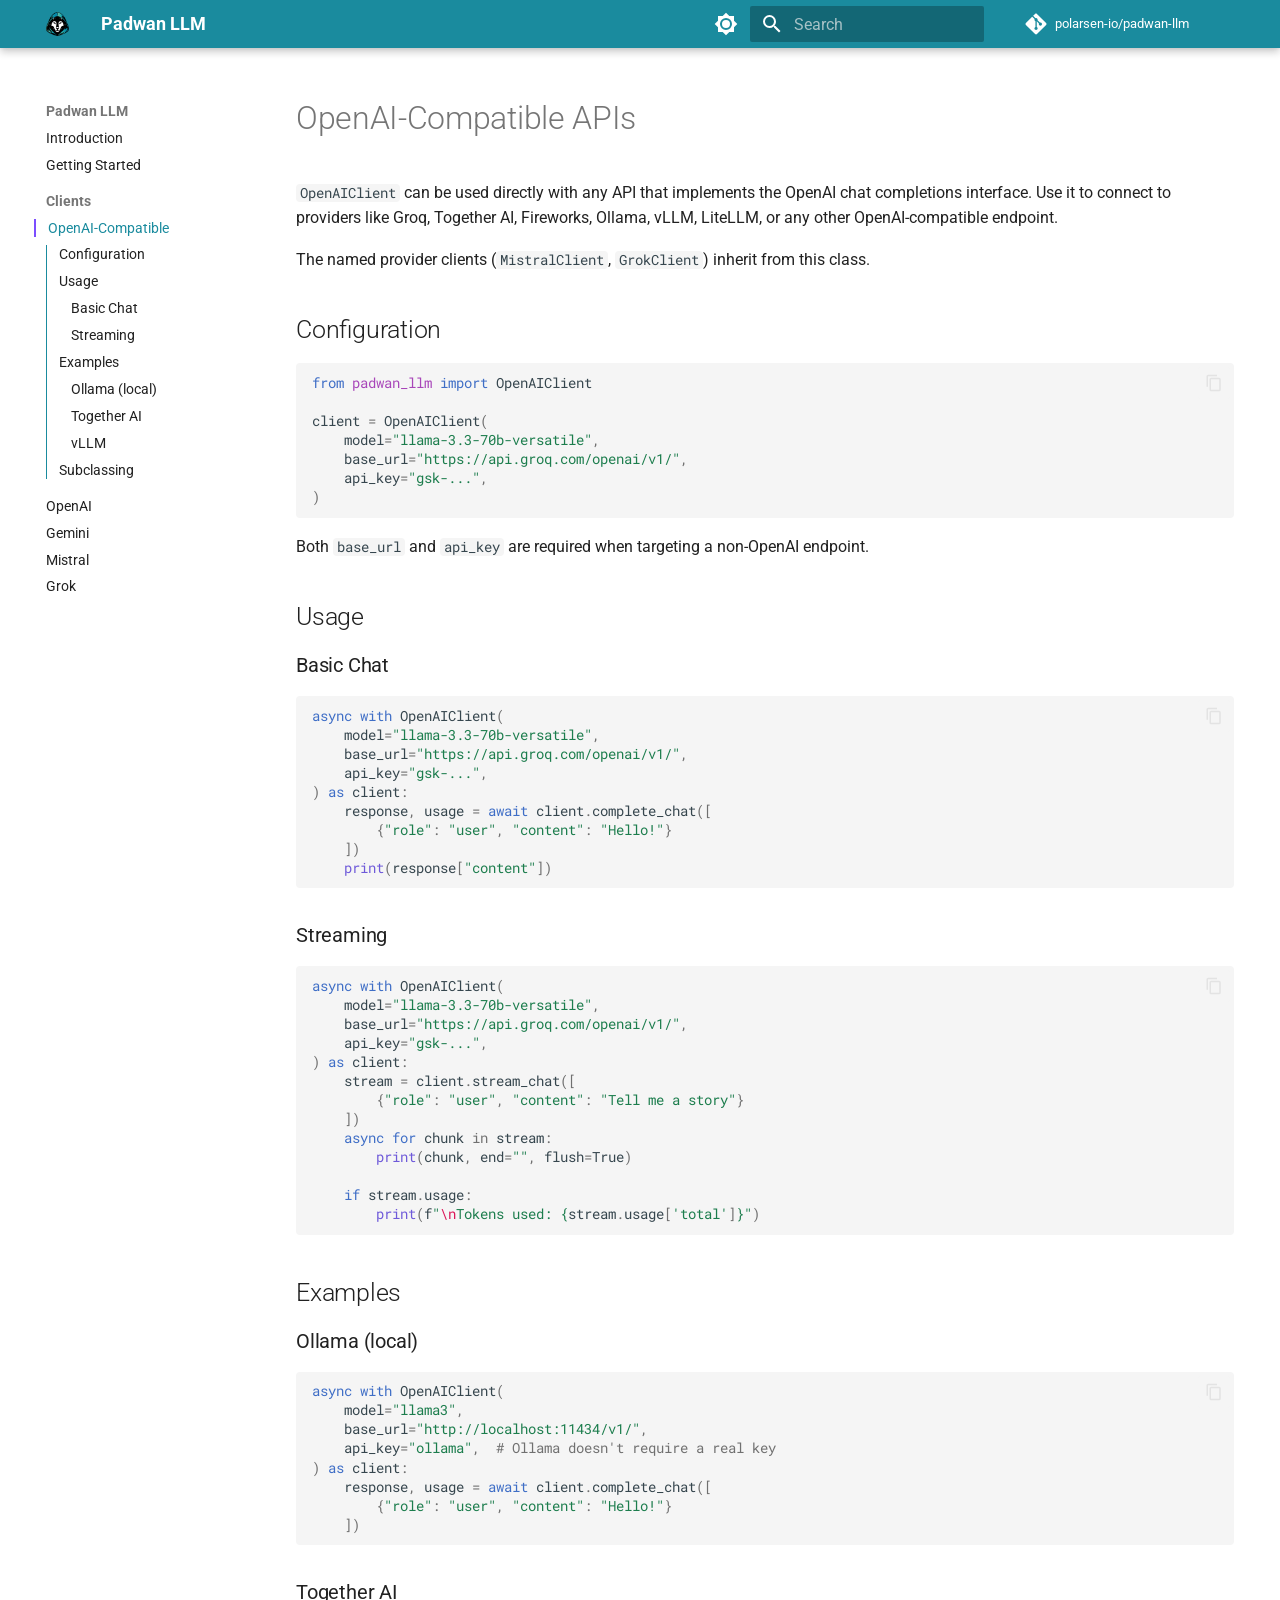
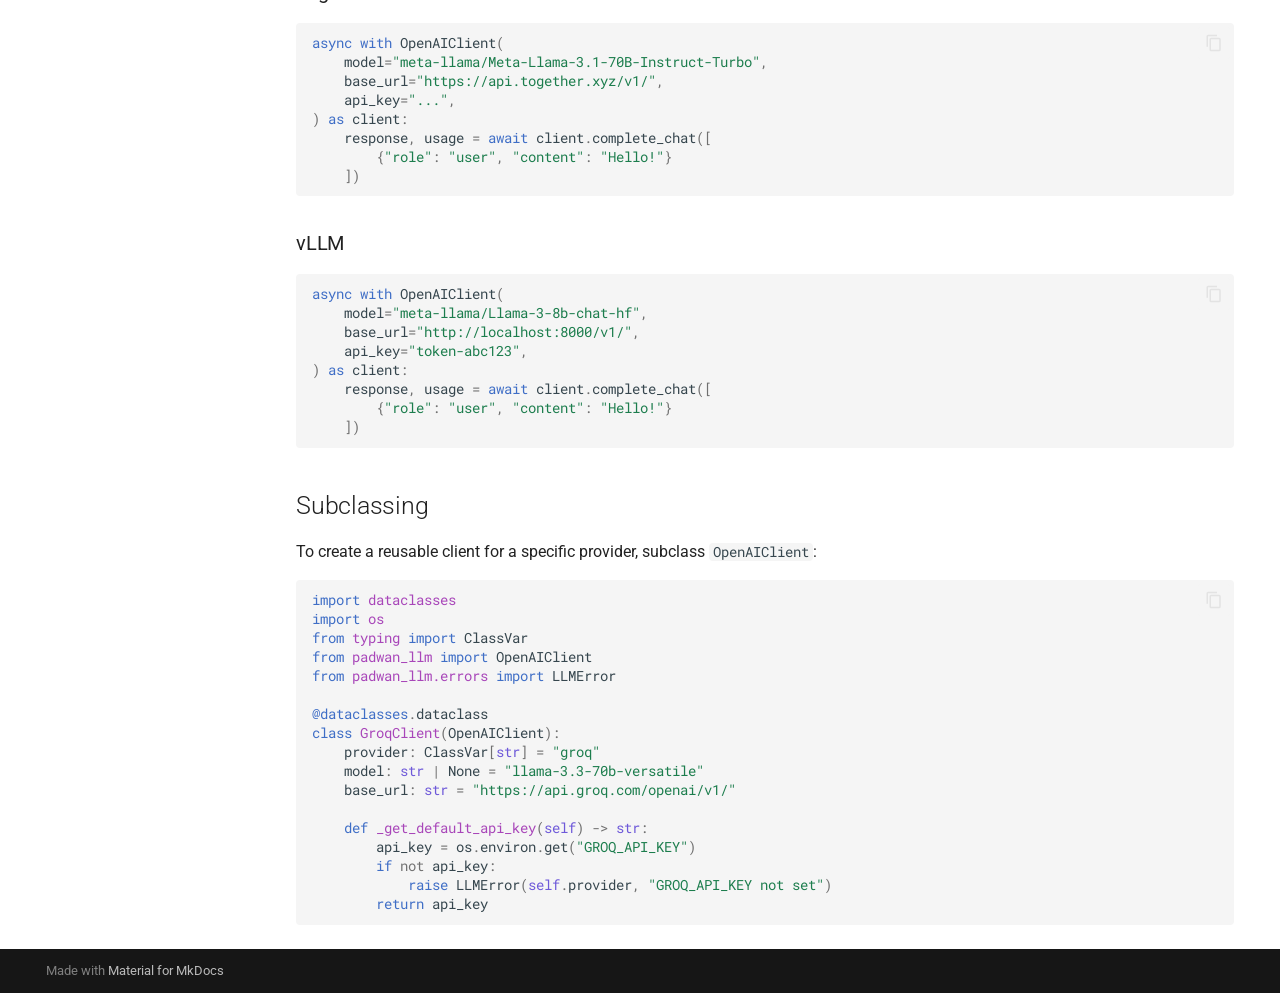
<file: clients/openai-compatible/index.html>
<!doctype html>
<html lang="en" class="no-js">
  <head>
    
      <meta charset="utf-8">
      <meta name="viewport" content="width=device-width,initial-scale=1">
      
        <meta name="description" content="Unified async client for OpenAI, Gemini, Mistral, and Grok APIs">
      
      
      
        <link rel="canonical" href="https://polarsen-io.github.io/padwan-llm/clients/openai-compatible/">
      
      
        <link rel="prev" href="../../getting-started/">
      
      
        <link rel="next" href="../openai/">
      
      
        
      
      
      <link rel="icon" href="../../static/logo-hood.png">
      <meta name="generator" content="mkdocs-1.6.1, mkdocs-material-9.7.2">
    
    
      
        <title>OpenAI-Compatible - Padwan LLM</title>
      
    
    
      <link rel="stylesheet" href="../../assets/stylesheets/main.484c7ddc.min.css">
      
        
        <link rel="stylesheet" href="../../assets/stylesheets/palette.ab4e12ef.min.css">
      
      


    
    
      
    
    
      
        
        
        <link rel="preconnect" href="https://fonts.gstatic.com" crossorigin>
        <link rel="stylesheet" href="https://fonts.googleapis.com/css?family=Roboto:300,300i,400,400i,700,700i%7CRoboto+Mono:400,400i,700,700i&display=fallback">
        <style>:root{--md-text-font:"Roboto";--md-code-font:"Roboto Mono"}</style>
      
    
    
      <link rel="stylesheet" href="../../stylesheets/extra.css">
    
    <script>__md_scope=new URL("../..",location),__md_hash=e=>[...e].reduce(((e,_)=>(e<<5)-e+_.charCodeAt(0)),0),__md_get=(e,_=localStorage,t=__md_scope)=>JSON.parse(_.getItem(t.pathname+"."+e)),__md_set=(e,_,t=localStorage,a=__md_scope)=>{try{t.setItem(a.pathname+"."+e,JSON.stringify(_))}catch(e){}}</script>
    
      

    
    
  </head>
  
  
    
    
      
    
    
    
    
    <body dir="ltr" data-md-color-scheme="default" data-md-color-primary="custom" data-md-color-accent="deep-purple">
  
    
    <input class="md-toggle" data-md-toggle="drawer" type="checkbox" id="__drawer" autocomplete="off">
    <input class="md-toggle" data-md-toggle="search" type="checkbox" id="__search" autocomplete="off">
    <label class="md-overlay" for="__drawer"></label>
    <div data-md-component="skip">
      
        
        <a href="#openai-compatible-apis" class="md-skip">
          Skip to content
        </a>
      
    </div>
    <div data-md-component="announce">
      
    </div>
    
    
      

  

<header class="md-header md-header--shadow" data-md-component="header">
  <nav class="md-header__inner md-grid" aria-label="Header">
    <a href="../.." title="Padwan LLM" class="md-header__button md-logo" aria-label="Padwan LLM" data-md-component="logo">
      
  <img src="../../static/logo-hood.png" alt="logo">

    </a>
    <label class="md-header__button md-icon" for="__drawer">
      
      <svg xmlns="http://www.w3.org/2000/svg" viewBox="0 0 24 24"><path d="M3 6h18v2H3zm0 5h18v2H3zm0 5h18v2H3z"/></svg>
    </label>
    <div class="md-header__title" data-md-component="header-title">
      <div class="md-header__ellipsis">
        <div class="md-header__topic">
          <span class="md-ellipsis">
            Padwan LLM
          </span>
        </div>
        <div class="md-header__topic" data-md-component="header-topic">
          <span class="md-ellipsis">
            
              OpenAI-Compatible
            
          </span>
        </div>
      </div>
    </div>
    
      
        <form class="md-header__option" data-md-component="palette">
  
    
    
    
    <input class="md-option" data-md-color-media="(prefers-color-scheme: light)" data-md-color-scheme="default" data-md-color-primary="custom" data-md-color-accent="deep-purple"  aria-label="Switch to dark mode"  type="radio" name="__palette" id="__palette_0">
    
      <label class="md-header__button md-icon" title="Switch to dark mode" for="__palette_1" hidden>
        <svg xmlns="http://www.w3.org/2000/svg" viewBox="0 0 24 24"><path d="M12 8a4 4 0 0 0-4 4 4 4 0 0 0 4 4 4 4 0 0 0 4-4 4 4 0 0 0-4-4m0 10a6 6 0 0 1-6-6 6 6 0 0 1 6-6 6 6 0 0 1 6 6 6 6 0 0 1-6 6m8-9.31V4h-4.69L12 .69 8.69 4H4v4.69L.69 12 4 15.31V20h4.69L12 23.31 15.31 20H20v-4.69L23.31 12z"/></svg>
      </label>
    
  
    
    
    
    <input class="md-option" data-md-color-media="(prefers-color-scheme: dark)" data-md-color-scheme="slate" data-md-color-primary="custom" data-md-color-accent="deep-purple"  aria-label="Switch to light mode"  type="radio" name="__palette" id="__palette_1">
    
      <label class="md-header__button md-icon" title="Switch to light mode" for="__palette_0" hidden>
        <svg xmlns="http://www.w3.org/2000/svg" viewBox="0 0 24 24"><path d="M12 18c-.89 0-1.74-.2-2.5-.55C11.56 16.5 13 14.42 13 12s-1.44-4.5-3.5-5.45C10.26 6.2 11.11 6 12 6a6 6 0 0 1 6 6 6 6 0 0 1-6 6m8-9.31V4h-4.69L12 .69 8.69 4H4v4.69L.69 12 4 15.31V20h4.69L12 23.31 15.31 20H20v-4.69L23.31 12z"/></svg>
      </label>
    
  
</form>
      
    
    
      <script>var palette=__md_get("__palette");if(palette&&palette.color){if("(prefers-color-scheme)"===palette.color.media){var media=matchMedia("(prefers-color-scheme: light)"),input=document.querySelector(media.matches?"[data-md-color-media='(prefers-color-scheme: light)']":"[data-md-color-media='(prefers-color-scheme: dark)']");palette.color.media=input.getAttribute("data-md-color-media"),palette.color.scheme=input.getAttribute("data-md-color-scheme"),palette.color.primary=input.getAttribute("data-md-color-primary"),palette.color.accent=input.getAttribute("data-md-color-accent")}for(var[key,value]of Object.entries(palette.color))document.body.setAttribute("data-md-color-"+key,value)}</script>
    
    
    
      
      
        <label class="md-header__button md-icon" for="__search">
          
          <svg xmlns="http://www.w3.org/2000/svg" viewBox="0 0 24 24"><path d="M9.5 3A6.5 6.5 0 0 1 16 9.5c0 1.61-.59 3.09-1.56 4.23l.27.27h.79l5 5-1.5 1.5-5-5v-.79l-.27-.27A6.52 6.52 0 0 1 9.5 16 6.5 6.5 0 0 1 3 9.5 6.5 6.5 0 0 1 9.5 3m0 2C7 5 5 7 5 9.5S7 14 9.5 14 14 12 14 9.5 12 5 9.5 5"/></svg>
        </label>
        <div class="md-search" data-md-component="search" role="dialog">
  <label class="md-search__overlay" for="__search"></label>
  <div class="md-search__inner" role="search">
    <form class="md-search__form" name="search">
      <input type="text" class="md-search__input" name="query" aria-label="Search" placeholder="Search" autocapitalize="off" autocorrect="off" autocomplete="off" spellcheck="false" data-md-component="search-query" required>
      <label class="md-search__icon md-icon" for="__search">
        
        <svg xmlns="http://www.w3.org/2000/svg" viewBox="0 0 24 24"><path d="M9.5 3A6.5 6.5 0 0 1 16 9.5c0 1.61-.59 3.09-1.56 4.23l.27.27h.79l5 5-1.5 1.5-5-5v-.79l-.27-.27A6.52 6.52 0 0 1 9.5 16 6.5 6.5 0 0 1 3 9.5 6.5 6.5 0 0 1 9.5 3m0 2C7 5 5 7 5 9.5S7 14 9.5 14 14 12 14 9.5 12 5 9.5 5"/></svg>
        
        <svg xmlns="http://www.w3.org/2000/svg" viewBox="0 0 24 24"><path d="M20 11v2H8l5.5 5.5-1.42 1.42L4.16 12l7.92-7.92L13.5 5.5 8 11z"/></svg>
      </label>
      <nav class="md-search__options" aria-label="Search">
        
        <button type="reset" class="md-search__icon md-icon" title="Clear" aria-label="Clear" tabindex="-1">
          
          <svg xmlns="http://www.w3.org/2000/svg" viewBox="0 0 24 24"><path d="M19 6.41 17.59 5 12 10.59 6.41 5 5 6.41 10.59 12 5 17.59 6.41 19 12 13.41 17.59 19 19 17.59 13.41 12z"/></svg>
        </button>
      </nav>
      
        <div class="md-search__suggest" data-md-component="search-suggest"></div>
      
    </form>
    <div class="md-search__output">
      <div class="md-search__scrollwrap" tabindex="0" data-md-scrollfix>
        <div class="md-search-result" data-md-component="search-result">
          <div class="md-search-result__meta">
            Initializing search
          </div>
          <ol class="md-search-result__list" role="presentation"></ol>
        </div>
      </div>
    </div>
  </div>
</div>
      
    
    
      <div class="md-header__source">
        <a href="https://github.com/polarsen-io/padwan-llm" title="Go to repository" class="md-source" data-md-component="source">
  <div class="md-source__icon md-icon">
    
    <svg xmlns="http://www.w3.org/2000/svg" viewBox="0 0 448 512"><!--! Font Awesome Free 7.1.0 by @fontawesome - https://fontawesome.com License - https://fontawesome.com/license/free (Icons: CC BY 4.0, Fonts: SIL OFL 1.1, Code: MIT License) Copyright 2025 Fonticons, Inc.--><path d="M439.6 236.1 244 40.5c-5.4-5.5-12.8-8.5-20.4-8.5s-15 3-20.4 8.4L162.5 81l51.5 51.5c27.1-9.1 52.7 16.8 43.4 43.7l49.7 49.7c34.2-11.8 61.2 31 35.5 56.7-26.5 26.5-70.2-2.9-56-37.3L240.3 199v121.9c25.3 12.5 22.3 41.8 9.1 55-6.4 6.4-15.2 10.1-24.3 10.1s-17.8-3.6-24.3-10.1c-17.6-17.6-11.1-46.9 11.2-56v-123c-20.8-8.5-24.6-30.7-18.6-45L142.6 101 8.5 235.1C3 240.6 0 247.9 0 255.5s3 15 8.5 20.4l195.6 195.7c5.4 5.4 12.7 8.4 20.4 8.4s15-3 20.4-8.4l194.7-194.7c5.4-5.4 8.4-12.8 8.4-20.4s-3-15-8.4-20.4"/></svg>
  </div>
  <div class="md-source__repository">
    polarsen-io/padwan-llm
  </div>
</a>
      </div>
    
  </nav>
  
</header>
    
    <div class="md-container" data-md-component="container">
      
      
        
          
        
      
      <main class="md-main" data-md-component="main">
        <div class="md-main__inner md-grid">
          
            
              
              <div class="md-sidebar md-sidebar--primary" data-md-component="sidebar" data-md-type="navigation" >
                <div class="md-sidebar__scrollwrap">
                  <div class="md-sidebar__inner">
                    



  

<nav class="md-nav md-nav--primary md-nav--integrated" aria-label="Navigation" data-md-level="0">
  <label class="md-nav__title" for="__drawer">
    <a href="../.." title="Padwan LLM" class="md-nav__button md-logo" aria-label="Padwan LLM" data-md-component="logo">
      
  <img src="../../static/logo-hood.png" alt="logo">

    </a>
    Padwan LLM
  </label>
  
    <div class="md-nav__source">
      <a href="https://github.com/polarsen-io/padwan-llm" title="Go to repository" class="md-source" data-md-component="source">
  <div class="md-source__icon md-icon">
    
    <svg xmlns="http://www.w3.org/2000/svg" viewBox="0 0 448 512"><!--! Font Awesome Free 7.1.0 by @fontawesome - https://fontawesome.com License - https://fontawesome.com/license/free (Icons: CC BY 4.0, Fonts: SIL OFL 1.1, Code: MIT License) Copyright 2025 Fonticons, Inc.--><path d="M439.6 236.1 244 40.5c-5.4-5.5-12.8-8.5-20.4-8.5s-15 3-20.4 8.4L162.5 81l51.5 51.5c27.1-9.1 52.7 16.8 43.4 43.7l49.7 49.7c34.2-11.8 61.2 31 35.5 56.7-26.5 26.5-70.2-2.9-56-37.3L240.3 199v121.9c25.3 12.5 22.3 41.8 9.1 55-6.4 6.4-15.2 10.1-24.3 10.1s-17.8-3.6-24.3-10.1c-17.6-17.6-11.1-46.9 11.2-56v-123c-20.8-8.5-24.6-30.7-18.6-45L142.6 101 8.5 235.1C3 240.6 0 247.9 0 255.5s3 15 8.5 20.4l195.6 195.7c5.4 5.4 12.7 8.4 20.4 8.4s15-3 20.4-8.4l194.7-194.7c5.4-5.4 8.4-12.8 8.4-20.4s-3-15-8.4-20.4"/></svg>
  </div>
  <div class="md-source__repository">
    polarsen-io/padwan-llm
  </div>
</a>
    </div>
  
  <ul class="md-nav__list" data-md-scrollfix>
    
      
      
  
  
  
  
    <li class="md-nav__item">
      <a href="../.." class="md-nav__link">
        
  
  
  <span class="md-ellipsis">
    
  
    Introduction
  

    
  </span>
  
  

      </a>
    </li>
  

    
      
      
  
  
  
  
    <li class="md-nav__item">
      <a href="../../getting-started/" class="md-nav__link">
        
  
  
  <span class="md-ellipsis">
    
  
    Getting Started
  

    
  </span>
  
  

      </a>
    </li>
  

    
      
      
  
  
    
  
  
  
    
    
    
    
      
        
        
      
    
    
    <li class="md-nav__item md-nav__item--active md-nav__item--section md-nav__item--nested">
      
        
        
        <input class="md-nav__toggle md-toggle " type="checkbox" id="__nav_3" checked>
        
          
          <label class="md-nav__link" for="__nav_3" id="__nav_3_label" tabindex="">
            
  
  
  <span class="md-ellipsis">
    
  
    Clients
  

    
  </span>
  
  

            <span class="md-nav__icon md-icon"></span>
          </label>
        
        <nav class="md-nav" data-md-level="1" aria-labelledby="__nav_3_label" aria-expanded="true">
          <label class="md-nav__title" for="__nav_3">
            <span class="md-nav__icon md-icon"></span>
            
  
    Clients
  

          </label>
          <ul class="md-nav__list" data-md-scrollfix>
            
              
                
  
  
    
  
  
  
    <li class="md-nav__item md-nav__item--active">
      
      <input class="md-nav__toggle md-toggle" type="checkbox" id="__toc">
      
      
        
      
      
        <label class="md-nav__link md-nav__link--active" for="__toc">
          
  
  
  <span class="md-ellipsis">
    
  
    OpenAI-Compatible
  

    
  </span>
  
  

          <span class="md-nav__icon md-icon"></span>
        </label>
      
      <a href="./" class="md-nav__link md-nav__link--active">
        
  
  
  <span class="md-ellipsis">
    
  
    OpenAI-Compatible
  

    
  </span>
  
  

      </a>
      
        

<nav class="md-nav md-nav--secondary" aria-label="Table of contents">
  
  
  
    
  
  
    <label class="md-nav__title" for="__toc">
      <span class="md-nav__icon md-icon"></span>
      Table of contents
    </label>
    <ul class="md-nav__list" data-md-component="toc" data-md-scrollfix>
      
        <li class="md-nav__item">
  <a href="#configuration" class="md-nav__link">
    <span class="md-ellipsis">
      
        Configuration
      
    </span>
  </a>
  
</li>
      
        <li class="md-nav__item">
  <a href="#usage" class="md-nav__link">
    <span class="md-ellipsis">
      
        Usage
      
    </span>
  </a>
  
    <nav class="md-nav" aria-label="Usage">
      <ul class="md-nav__list">
        
          <li class="md-nav__item">
  <a href="#basic-chat" class="md-nav__link">
    <span class="md-ellipsis">
      
        Basic Chat
      
    </span>
  </a>
  
</li>
        
          <li class="md-nav__item">
  <a href="#streaming" class="md-nav__link">
    <span class="md-ellipsis">
      
        Streaming
      
    </span>
  </a>
  
</li>
        
      </ul>
    </nav>
  
</li>
      
        <li class="md-nav__item">
  <a href="#examples" class="md-nav__link">
    <span class="md-ellipsis">
      
        Examples
      
    </span>
  </a>
  
    <nav class="md-nav" aria-label="Examples">
      <ul class="md-nav__list">
        
          <li class="md-nav__item">
  <a href="#ollama-local" class="md-nav__link">
    <span class="md-ellipsis">
      
        Ollama (local)
      
    </span>
  </a>
  
</li>
        
          <li class="md-nav__item">
  <a href="#together-ai" class="md-nav__link">
    <span class="md-ellipsis">
      
        Together AI
      
    </span>
  </a>
  
</li>
        
          <li class="md-nav__item">
  <a href="#vllm" class="md-nav__link">
    <span class="md-ellipsis">
      
        vLLM
      
    </span>
  </a>
  
</li>
        
      </ul>
    </nav>
  
</li>
      
        <li class="md-nav__item">
  <a href="#subclassing" class="md-nav__link">
    <span class="md-ellipsis">
      
        Subclassing
      
    </span>
  </a>
  
</li>
      
    </ul>
  
</nav>
      
    </li>
  

              
            
              
                
  
  
  
  
    <li class="md-nav__item">
      <a href="../openai/" class="md-nav__link">
        
  
  
  <span class="md-ellipsis">
    
  
    OpenAI
  

    
  </span>
  
  

      </a>
    </li>
  

              
            
              
                
  
  
  
  
    <li class="md-nav__item">
      <a href="../gemini/" class="md-nav__link">
        
  
  
  <span class="md-ellipsis">
    
  
    Gemini
  

    
  </span>
  
  

      </a>
    </li>
  

              
            
              
                
  
  
  
  
    <li class="md-nav__item">
      <a href="../mistral/" class="md-nav__link">
        
  
  
  <span class="md-ellipsis">
    
  
    Mistral
  

    
  </span>
  
  

      </a>
    </li>
  

              
            
              
                
  
  
  
  
    <li class="md-nav__item">
      <a href="../grok/" class="md-nav__link">
        
  
  
  <span class="md-ellipsis">
    
  
    Grok
  

    
  </span>
  
  

      </a>
    </li>
  

              
            
          </ul>
        </nav>
      
    </li>
  

    
  </ul>
</nav>
                  </div>
                </div>
              </div>
            
            
          
          
            <div class="md-content" data-md-component="content">
              
              <article class="md-content__inner md-typeset">
                
                  


  
  


<h1 id="openai-compatible-apis">OpenAI-Compatible APIs</h1>
<p><code>OpenAIClient</code> can be used directly with any API that implements the OpenAI chat completions interface. Use it to connect to providers like Groq, Together AI, Fireworks, Ollama, vLLM, LiteLLM, or any other OpenAI-compatible endpoint.</p>
<p>The named provider clients (<code>MistralClient</code>, <code>GrokClient</code>) inherit from this class.</p>
<h2 id="configuration">Configuration</h2>
<div class="language-python highlight"><pre><span></span><code><span id="__span-0-1"><a id="__codelineno-0-1" name="__codelineno-0-1" href="#__codelineno-0-1"></a><span class="kn">from</span><span class="w"> </span><span class="nn">padwan_llm</span><span class="w"> </span><span class="kn">import</span> <span class="n">OpenAIClient</span>
</span><span id="__span-0-2"><a id="__codelineno-0-2" name="__codelineno-0-2" href="#__codelineno-0-2"></a>
</span><span id="__span-0-3"><a id="__codelineno-0-3" name="__codelineno-0-3" href="#__codelineno-0-3"></a><span class="n">client</span> <span class="o">=</span> <span class="n">OpenAIClient</span><span class="p">(</span>
</span><span id="__span-0-4"><a id="__codelineno-0-4" name="__codelineno-0-4" href="#__codelineno-0-4"></a>    <span class="n">model</span><span class="o">=</span><span class="s2">&quot;llama-3.3-70b-versatile&quot;</span><span class="p">,</span>
</span><span id="__span-0-5"><a id="__codelineno-0-5" name="__codelineno-0-5" href="#__codelineno-0-5"></a>    <span class="n">base_url</span><span class="o">=</span><span class="s2">&quot;https://api.groq.com/openai/v1/&quot;</span><span class="p">,</span>
</span><span id="__span-0-6"><a id="__codelineno-0-6" name="__codelineno-0-6" href="#__codelineno-0-6"></a>    <span class="n">api_key</span><span class="o">=</span><span class="s2">&quot;gsk-...&quot;</span><span class="p">,</span>
</span><span id="__span-0-7"><a id="__codelineno-0-7" name="__codelineno-0-7" href="#__codelineno-0-7"></a><span class="p">)</span>
</span></code></pre></div>
<p>Both <code>base_url</code> and <code>api_key</code> are required when targeting a non-OpenAI endpoint.</p>
<h2 id="usage">Usage</h2>
<h3 id="basic-chat">Basic Chat</h3>
<div class="language-python highlight"><pre><span></span><code><span id="__span-1-1"><a id="__codelineno-1-1" name="__codelineno-1-1" href="#__codelineno-1-1"></a><span class="k">async</span> <span class="k">with</span> <span class="n">OpenAIClient</span><span class="p">(</span>
</span><span id="__span-1-2"><a id="__codelineno-1-2" name="__codelineno-1-2" href="#__codelineno-1-2"></a>    <span class="n">model</span><span class="o">=</span><span class="s2">&quot;llama-3.3-70b-versatile&quot;</span><span class="p">,</span>
</span><span id="__span-1-3"><a id="__codelineno-1-3" name="__codelineno-1-3" href="#__codelineno-1-3"></a>    <span class="n">base_url</span><span class="o">=</span><span class="s2">&quot;https://api.groq.com/openai/v1/&quot;</span><span class="p">,</span>
</span><span id="__span-1-4"><a id="__codelineno-1-4" name="__codelineno-1-4" href="#__codelineno-1-4"></a>    <span class="n">api_key</span><span class="o">=</span><span class="s2">&quot;gsk-...&quot;</span><span class="p">,</span>
</span><span id="__span-1-5"><a id="__codelineno-1-5" name="__codelineno-1-5" href="#__codelineno-1-5"></a><span class="p">)</span> <span class="k">as</span> <span class="n">client</span><span class="p">:</span>
</span><span id="__span-1-6"><a id="__codelineno-1-6" name="__codelineno-1-6" href="#__codelineno-1-6"></a>    <span class="n">response</span><span class="p">,</span> <span class="n">usage</span> <span class="o">=</span> <span class="k">await</span> <span class="n">client</span><span class="o">.</span><span class="n">complete_chat</span><span class="p">([</span>
</span><span id="__span-1-7"><a id="__codelineno-1-7" name="__codelineno-1-7" href="#__codelineno-1-7"></a>        <span class="p">{</span><span class="s2">&quot;role&quot;</span><span class="p">:</span> <span class="s2">&quot;user&quot;</span><span class="p">,</span> <span class="s2">&quot;content&quot;</span><span class="p">:</span> <span class="s2">&quot;Hello!&quot;</span><span class="p">}</span>
</span><span id="__span-1-8"><a id="__codelineno-1-8" name="__codelineno-1-8" href="#__codelineno-1-8"></a>    <span class="p">])</span>
</span><span id="__span-1-9"><a id="__codelineno-1-9" name="__codelineno-1-9" href="#__codelineno-1-9"></a>    <span class="nb">print</span><span class="p">(</span><span class="n">response</span><span class="p">[</span><span class="s2">&quot;content&quot;</span><span class="p">])</span>
</span></code></pre></div>
<h3 id="streaming">Streaming</h3>
<div class="language-python highlight"><pre><span></span><code><span id="__span-2-1"><a id="__codelineno-2-1" name="__codelineno-2-1" href="#__codelineno-2-1"></a><span class="k">async</span> <span class="k">with</span> <span class="n">OpenAIClient</span><span class="p">(</span>
</span><span id="__span-2-2"><a id="__codelineno-2-2" name="__codelineno-2-2" href="#__codelineno-2-2"></a>    <span class="n">model</span><span class="o">=</span><span class="s2">&quot;llama-3.3-70b-versatile&quot;</span><span class="p">,</span>
</span><span id="__span-2-3"><a id="__codelineno-2-3" name="__codelineno-2-3" href="#__codelineno-2-3"></a>    <span class="n">base_url</span><span class="o">=</span><span class="s2">&quot;https://api.groq.com/openai/v1/&quot;</span><span class="p">,</span>
</span><span id="__span-2-4"><a id="__codelineno-2-4" name="__codelineno-2-4" href="#__codelineno-2-4"></a>    <span class="n">api_key</span><span class="o">=</span><span class="s2">&quot;gsk-...&quot;</span><span class="p">,</span>
</span><span id="__span-2-5"><a id="__codelineno-2-5" name="__codelineno-2-5" href="#__codelineno-2-5"></a><span class="p">)</span> <span class="k">as</span> <span class="n">client</span><span class="p">:</span>
</span><span id="__span-2-6"><a id="__codelineno-2-6" name="__codelineno-2-6" href="#__codelineno-2-6"></a>    <span class="n">stream</span> <span class="o">=</span> <span class="n">client</span><span class="o">.</span><span class="n">stream_chat</span><span class="p">([</span>
</span><span id="__span-2-7"><a id="__codelineno-2-7" name="__codelineno-2-7" href="#__codelineno-2-7"></a>        <span class="p">{</span><span class="s2">&quot;role&quot;</span><span class="p">:</span> <span class="s2">&quot;user&quot;</span><span class="p">,</span> <span class="s2">&quot;content&quot;</span><span class="p">:</span> <span class="s2">&quot;Tell me a story&quot;</span><span class="p">}</span>
</span><span id="__span-2-8"><a id="__codelineno-2-8" name="__codelineno-2-8" href="#__codelineno-2-8"></a>    <span class="p">])</span>
</span><span id="__span-2-9"><a id="__codelineno-2-9" name="__codelineno-2-9" href="#__codelineno-2-9"></a>    <span class="k">async</span> <span class="k">for</span> <span class="n">chunk</span> <span class="ow">in</span> <span class="n">stream</span><span class="p">:</span>
</span><span id="__span-2-10"><a id="__codelineno-2-10" name="__codelineno-2-10" href="#__codelineno-2-10"></a>        <span class="nb">print</span><span class="p">(</span><span class="n">chunk</span><span class="p">,</span> <span class="n">end</span><span class="o">=</span><span class="s2">&quot;&quot;</span><span class="p">,</span> <span class="n">flush</span><span class="o">=</span><span class="kc">True</span><span class="p">)</span>
</span><span id="__span-2-11"><a id="__codelineno-2-11" name="__codelineno-2-11" href="#__codelineno-2-11"></a>
</span><span id="__span-2-12"><a id="__codelineno-2-12" name="__codelineno-2-12" href="#__codelineno-2-12"></a>    <span class="k">if</span> <span class="n">stream</span><span class="o">.</span><span class="n">usage</span><span class="p">:</span>
</span><span id="__span-2-13"><a id="__codelineno-2-13" name="__codelineno-2-13" href="#__codelineno-2-13"></a>        <span class="nb">print</span><span class="p">(</span><span class="sa">f</span><span class="s2">&quot;</span><span class="se">\n</span><span class="s2">Tokens used: </span><span class="si">{</span><span class="n">stream</span><span class="o">.</span><span class="n">usage</span><span class="p">[</span><span class="s1">&#39;total&#39;</span><span class="p">]</span><span class="si">}</span><span class="s2">&quot;</span><span class="p">)</span>
</span></code></pre></div>
<h2 id="examples">Examples</h2>
<h3 id="ollama-local">Ollama (local)</h3>
<div class="language-python highlight"><pre><span></span><code><span id="__span-3-1"><a id="__codelineno-3-1" name="__codelineno-3-1" href="#__codelineno-3-1"></a><span class="k">async</span> <span class="k">with</span> <span class="n">OpenAIClient</span><span class="p">(</span>
</span><span id="__span-3-2"><a id="__codelineno-3-2" name="__codelineno-3-2" href="#__codelineno-3-2"></a>    <span class="n">model</span><span class="o">=</span><span class="s2">&quot;llama3&quot;</span><span class="p">,</span>
</span><span id="__span-3-3"><a id="__codelineno-3-3" name="__codelineno-3-3" href="#__codelineno-3-3"></a>    <span class="n">base_url</span><span class="o">=</span><span class="s2">&quot;http://localhost:11434/v1/&quot;</span><span class="p">,</span>
</span><span id="__span-3-4"><a id="__codelineno-3-4" name="__codelineno-3-4" href="#__codelineno-3-4"></a>    <span class="n">api_key</span><span class="o">=</span><span class="s2">&quot;ollama&quot;</span><span class="p">,</span>  <span class="c1"># Ollama doesn&#39;t require a real key</span>
</span><span id="__span-3-5"><a id="__codelineno-3-5" name="__codelineno-3-5" href="#__codelineno-3-5"></a><span class="p">)</span> <span class="k">as</span> <span class="n">client</span><span class="p">:</span>
</span><span id="__span-3-6"><a id="__codelineno-3-6" name="__codelineno-3-6" href="#__codelineno-3-6"></a>    <span class="n">response</span><span class="p">,</span> <span class="n">usage</span> <span class="o">=</span> <span class="k">await</span> <span class="n">client</span><span class="o">.</span><span class="n">complete_chat</span><span class="p">([</span>
</span><span id="__span-3-7"><a id="__codelineno-3-7" name="__codelineno-3-7" href="#__codelineno-3-7"></a>        <span class="p">{</span><span class="s2">&quot;role&quot;</span><span class="p">:</span> <span class="s2">&quot;user&quot;</span><span class="p">,</span> <span class="s2">&quot;content&quot;</span><span class="p">:</span> <span class="s2">&quot;Hello!&quot;</span><span class="p">}</span>
</span><span id="__span-3-8"><a id="__codelineno-3-8" name="__codelineno-3-8" href="#__codelineno-3-8"></a>    <span class="p">])</span>
</span></code></pre></div>
<h3 id="together-ai">Together AI</h3>
<div class="language-python highlight"><pre><span></span><code><span id="__span-4-1"><a id="__codelineno-4-1" name="__codelineno-4-1" href="#__codelineno-4-1"></a><span class="k">async</span> <span class="k">with</span> <span class="n">OpenAIClient</span><span class="p">(</span>
</span><span id="__span-4-2"><a id="__codelineno-4-2" name="__codelineno-4-2" href="#__codelineno-4-2"></a>    <span class="n">model</span><span class="o">=</span><span class="s2">&quot;meta-llama/Meta-Llama-3.1-70B-Instruct-Turbo&quot;</span><span class="p">,</span>
</span><span id="__span-4-3"><a id="__codelineno-4-3" name="__codelineno-4-3" href="#__codelineno-4-3"></a>    <span class="n">base_url</span><span class="o">=</span><span class="s2">&quot;https://api.together.xyz/v1/&quot;</span><span class="p">,</span>
</span><span id="__span-4-4"><a id="__codelineno-4-4" name="__codelineno-4-4" href="#__codelineno-4-4"></a>    <span class="n">api_key</span><span class="o">=</span><span class="s2">&quot;...&quot;</span><span class="p">,</span>
</span><span id="__span-4-5"><a id="__codelineno-4-5" name="__codelineno-4-5" href="#__codelineno-4-5"></a><span class="p">)</span> <span class="k">as</span> <span class="n">client</span><span class="p">:</span>
</span><span id="__span-4-6"><a id="__codelineno-4-6" name="__codelineno-4-6" href="#__codelineno-4-6"></a>    <span class="n">response</span><span class="p">,</span> <span class="n">usage</span> <span class="o">=</span> <span class="k">await</span> <span class="n">client</span><span class="o">.</span><span class="n">complete_chat</span><span class="p">([</span>
</span><span id="__span-4-7"><a id="__codelineno-4-7" name="__codelineno-4-7" href="#__codelineno-4-7"></a>        <span class="p">{</span><span class="s2">&quot;role&quot;</span><span class="p">:</span> <span class="s2">&quot;user&quot;</span><span class="p">,</span> <span class="s2">&quot;content&quot;</span><span class="p">:</span> <span class="s2">&quot;Hello!&quot;</span><span class="p">}</span>
</span><span id="__span-4-8"><a id="__codelineno-4-8" name="__codelineno-4-8" href="#__codelineno-4-8"></a>    <span class="p">])</span>
</span></code></pre></div>
<h3 id="vllm">vLLM</h3>
<div class="language-python highlight"><pre><span></span><code><span id="__span-5-1"><a id="__codelineno-5-1" name="__codelineno-5-1" href="#__codelineno-5-1"></a><span class="k">async</span> <span class="k">with</span> <span class="n">OpenAIClient</span><span class="p">(</span>
</span><span id="__span-5-2"><a id="__codelineno-5-2" name="__codelineno-5-2" href="#__codelineno-5-2"></a>    <span class="n">model</span><span class="o">=</span><span class="s2">&quot;meta-llama/Llama-3-8b-chat-hf&quot;</span><span class="p">,</span>
</span><span id="__span-5-3"><a id="__codelineno-5-3" name="__codelineno-5-3" href="#__codelineno-5-3"></a>    <span class="n">base_url</span><span class="o">=</span><span class="s2">&quot;http://localhost:8000/v1/&quot;</span><span class="p">,</span>
</span><span id="__span-5-4"><a id="__codelineno-5-4" name="__codelineno-5-4" href="#__codelineno-5-4"></a>    <span class="n">api_key</span><span class="o">=</span><span class="s2">&quot;token-abc123&quot;</span><span class="p">,</span>
</span><span id="__span-5-5"><a id="__codelineno-5-5" name="__codelineno-5-5" href="#__codelineno-5-5"></a><span class="p">)</span> <span class="k">as</span> <span class="n">client</span><span class="p">:</span>
</span><span id="__span-5-6"><a id="__codelineno-5-6" name="__codelineno-5-6" href="#__codelineno-5-6"></a>    <span class="n">response</span><span class="p">,</span> <span class="n">usage</span> <span class="o">=</span> <span class="k">await</span> <span class="n">client</span><span class="o">.</span><span class="n">complete_chat</span><span class="p">([</span>
</span><span id="__span-5-7"><a id="__codelineno-5-7" name="__codelineno-5-7" href="#__codelineno-5-7"></a>        <span class="p">{</span><span class="s2">&quot;role&quot;</span><span class="p">:</span> <span class="s2">&quot;user&quot;</span><span class="p">,</span> <span class="s2">&quot;content&quot;</span><span class="p">:</span> <span class="s2">&quot;Hello!&quot;</span><span class="p">}</span>
</span><span id="__span-5-8"><a id="__codelineno-5-8" name="__codelineno-5-8" href="#__codelineno-5-8"></a>    <span class="p">])</span>
</span></code></pre></div>
<h2 id="subclassing">Subclassing</h2>
<p>To create a reusable client for a specific provider, subclass <code>OpenAIClient</code>:</p>
<div class="language-python highlight"><pre><span></span><code><span id="__span-6-1"><a id="__codelineno-6-1" name="__codelineno-6-1" href="#__codelineno-6-1"></a><span class="kn">import</span><span class="w"> </span><span class="nn">dataclasses</span>
</span><span id="__span-6-2"><a id="__codelineno-6-2" name="__codelineno-6-2" href="#__codelineno-6-2"></a><span class="kn">import</span><span class="w"> </span><span class="nn">os</span>
</span><span id="__span-6-3"><a id="__codelineno-6-3" name="__codelineno-6-3" href="#__codelineno-6-3"></a><span class="kn">from</span><span class="w"> </span><span class="nn">typing</span><span class="w"> </span><span class="kn">import</span> <span class="n">ClassVar</span>
</span><span id="__span-6-4"><a id="__codelineno-6-4" name="__codelineno-6-4" href="#__codelineno-6-4"></a><span class="kn">from</span><span class="w"> </span><span class="nn">padwan_llm</span><span class="w"> </span><span class="kn">import</span> <span class="n">OpenAIClient</span>
</span><span id="__span-6-5"><a id="__codelineno-6-5" name="__codelineno-6-5" href="#__codelineno-6-5"></a><span class="kn">from</span><span class="w"> </span><span class="nn">padwan_llm.errors</span><span class="w"> </span><span class="kn">import</span> <span class="n">LLMError</span>
</span><span id="__span-6-6"><a id="__codelineno-6-6" name="__codelineno-6-6" href="#__codelineno-6-6"></a>
</span><span id="__span-6-7"><a id="__codelineno-6-7" name="__codelineno-6-7" href="#__codelineno-6-7"></a><span class="nd">@dataclasses</span><span class="o">.</span><span class="n">dataclass</span>
</span><span id="__span-6-8"><a id="__codelineno-6-8" name="__codelineno-6-8" href="#__codelineno-6-8"></a><span class="k">class</span><span class="w"> </span><span class="nc">GroqClient</span><span class="p">(</span><span class="n">OpenAIClient</span><span class="p">):</span>
</span><span id="__span-6-9"><a id="__codelineno-6-9" name="__codelineno-6-9" href="#__codelineno-6-9"></a>    <span class="n">provider</span><span class="p">:</span> <span class="n">ClassVar</span><span class="p">[</span><span class="nb">str</span><span class="p">]</span> <span class="o">=</span> <span class="s2">&quot;groq&quot;</span>
</span><span id="__span-6-10"><a id="__codelineno-6-10" name="__codelineno-6-10" href="#__codelineno-6-10"></a>    <span class="n">model</span><span class="p">:</span> <span class="nb">str</span> <span class="o">|</span> <span class="kc">None</span> <span class="o">=</span> <span class="s2">&quot;llama-3.3-70b-versatile&quot;</span>
</span><span id="__span-6-11"><a id="__codelineno-6-11" name="__codelineno-6-11" href="#__codelineno-6-11"></a>    <span class="n">base_url</span><span class="p">:</span> <span class="nb">str</span> <span class="o">=</span> <span class="s2">&quot;https://api.groq.com/openai/v1/&quot;</span>
</span><span id="__span-6-12"><a id="__codelineno-6-12" name="__codelineno-6-12" href="#__codelineno-6-12"></a>
</span><span id="__span-6-13"><a id="__codelineno-6-13" name="__codelineno-6-13" href="#__codelineno-6-13"></a>    <span class="k">def</span><span class="w"> </span><span class="nf">_get_default_api_key</span><span class="p">(</span><span class="bp">self</span><span class="p">)</span> <span class="o">-&gt;</span> <span class="nb">str</span><span class="p">:</span>
</span><span id="__span-6-14"><a id="__codelineno-6-14" name="__codelineno-6-14" href="#__codelineno-6-14"></a>        <span class="n">api_key</span> <span class="o">=</span> <span class="n">os</span><span class="o">.</span><span class="n">environ</span><span class="o">.</span><span class="n">get</span><span class="p">(</span><span class="s2">&quot;GROQ_API_KEY&quot;</span><span class="p">)</span>
</span><span id="__span-6-15"><a id="__codelineno-6-15" name="__codelineno-6-15" href="#__codelineno-6-15"></a>        <span class="k">if</span> <span class="ow">not</span> <span class="n">api_key</span><span class="p">:</span>
</span><span id="__span-6-16"><a id="__codelineno-6-16" name="__codelineno-6-16" href="#__codelineno-6-16"></a>            <span class="k">raise</span> <span class="n">LLMError</span><span class="p">(</span><span class="bp">self</span><span class="o">.</span><span class="n">provider</span><span class="p">,</span> <span class="s2">&quot;GROQ_API_KEY not set&quot;</span><span class="p">)</span>
</span><span id="__span-6-17"><a id="__codelineno-6-17" name="__codelineno-6-17" href="#__codelineno-6-17"></a>        <span class="k">return</span> <span class="n">api_key</span>
</span></code></pre></div>












                
              </article>
            </div>
          
          
<script>var target=document.getElementById(location.hash.slice(1));target&&target.name&&(target.checked=target.name.startsWith("__tabbed_"))</script>
        </div>
        
          <button type="button" class="md-top md-icon" data-md-component="top" hidden>
  
  <svg xmlns="http://www.w3.org/2000/svg" viewBox="0 0 24 24"><path d="M13 20h-2V8l-5.5 5.5-1.42-1.42L12 4.16l7.92 7.92-1.42 1.42L13 8z"/></svg>
  Back to top
</button>
        
      </main>
      
        <footer class="md-footer">
  
  <div class="md-footer-meta md-typeset">
    <div class="md-footer-meta__inner md-grid">
      <div class="md-copyright">
  
  
    Made with
    <a href="https://squidfunk.github.io/mkdocs-material/" target="_blank" rel="noopener">
      Material for MkDocs
    </a>
  
</div>
      
    </div>
  </div>
</footer>
      
    </div>
    <div class="md-dialog" data-md-component="dialog">
      <div class="md-dialog__inner md-typeset"></div>
    </div>
    
    
    
      
      
      <script id="__config" type="application/json">{"annotate": null, "base": "../..", "features": ["navigation.sections", "navigation.top", "navigation.expand", "search.suggest", "search.highlight", "content.code.copy", "toc.integrate"], "search": "../../assets/javascripts/workers/search.2c215733.min.js", "tags": null, "translations": {"clipboard.copied": "Copied to clipboard", "clipboard.copy": "Copy to clipboard", "search.result.more.one": "1 more on this page", "search.result.more.other": "# more on this page", "search.result.none": "No matching documents", "search.result.one": "1 matching document", "search.result.other": "# matching documents", "search.result.placeholder": "Type to start searching", "search.result.term.missing": "Missing", "select.version": "Select version"}, "version": null}</script>
    
    
      <script src="../../assets/javascripts/bundle.79ae519e.min.js"></script>
      
    
  </body>
</html>
</file>
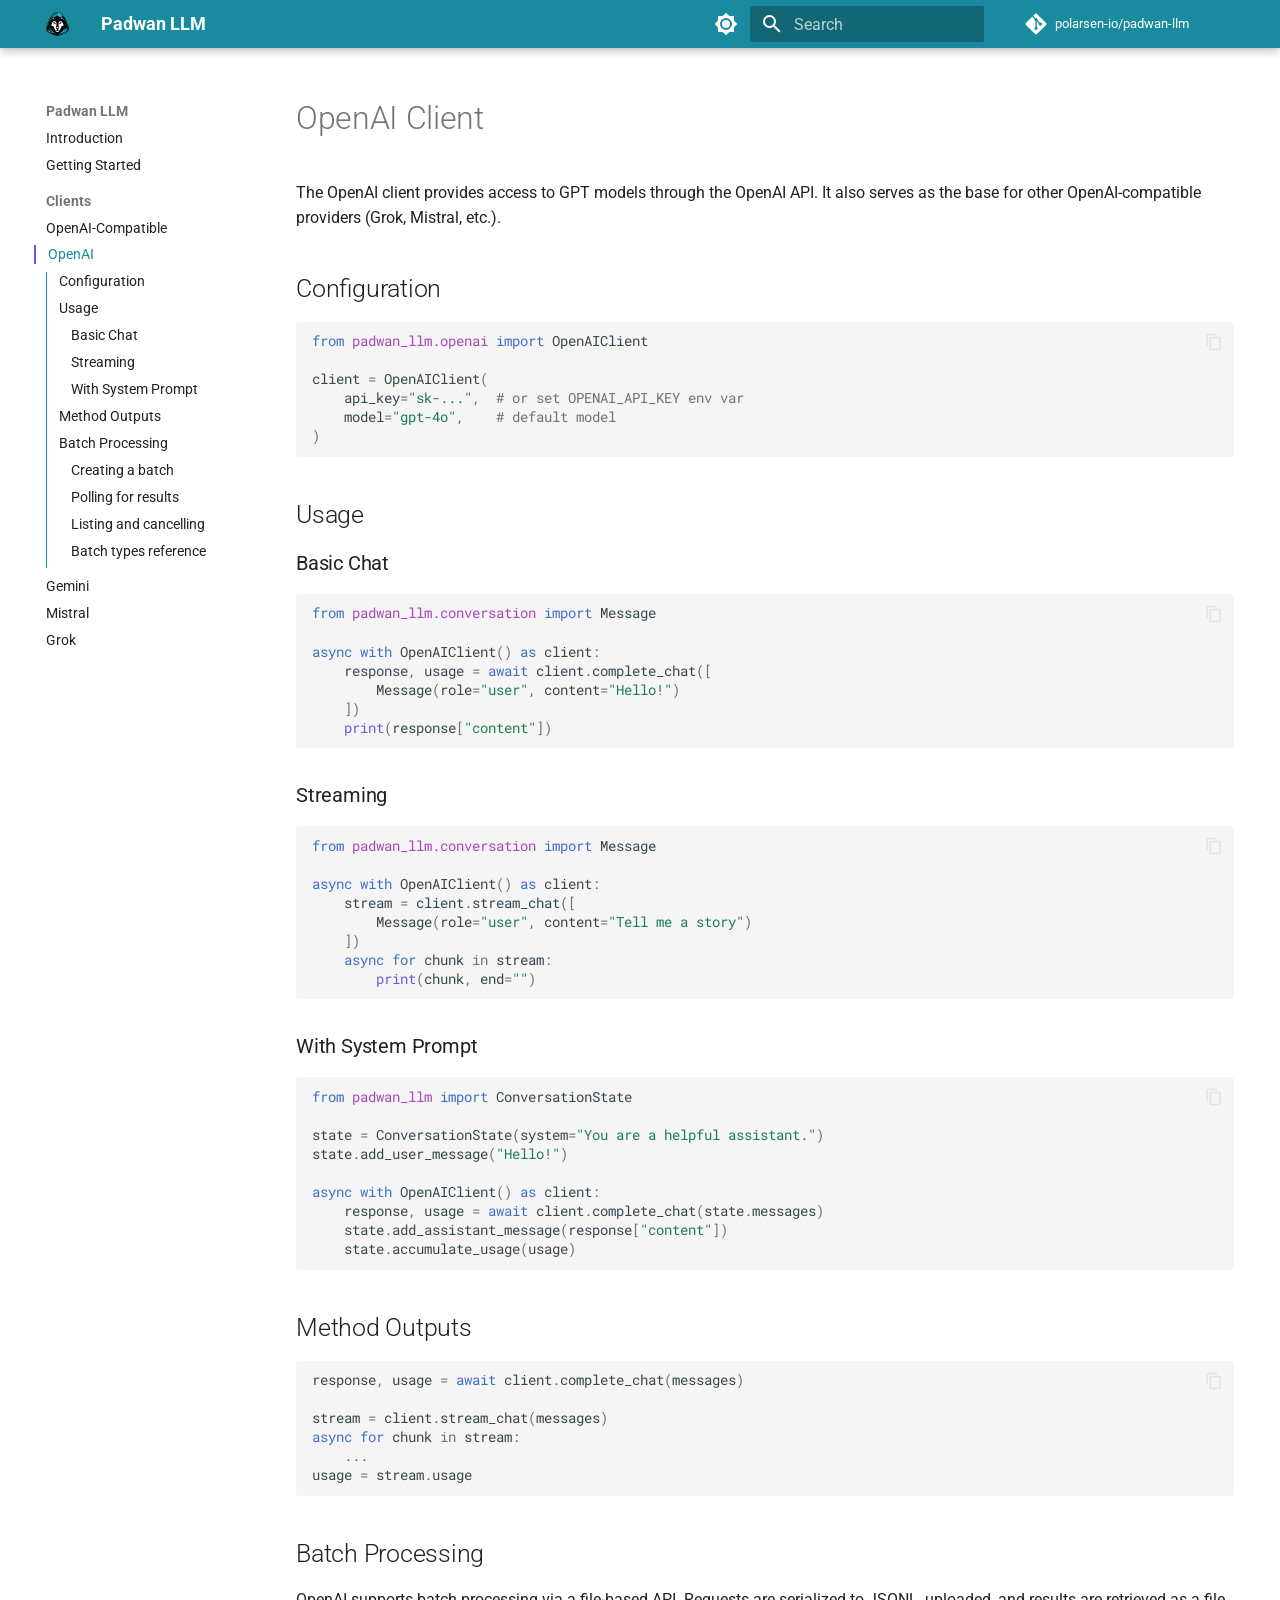
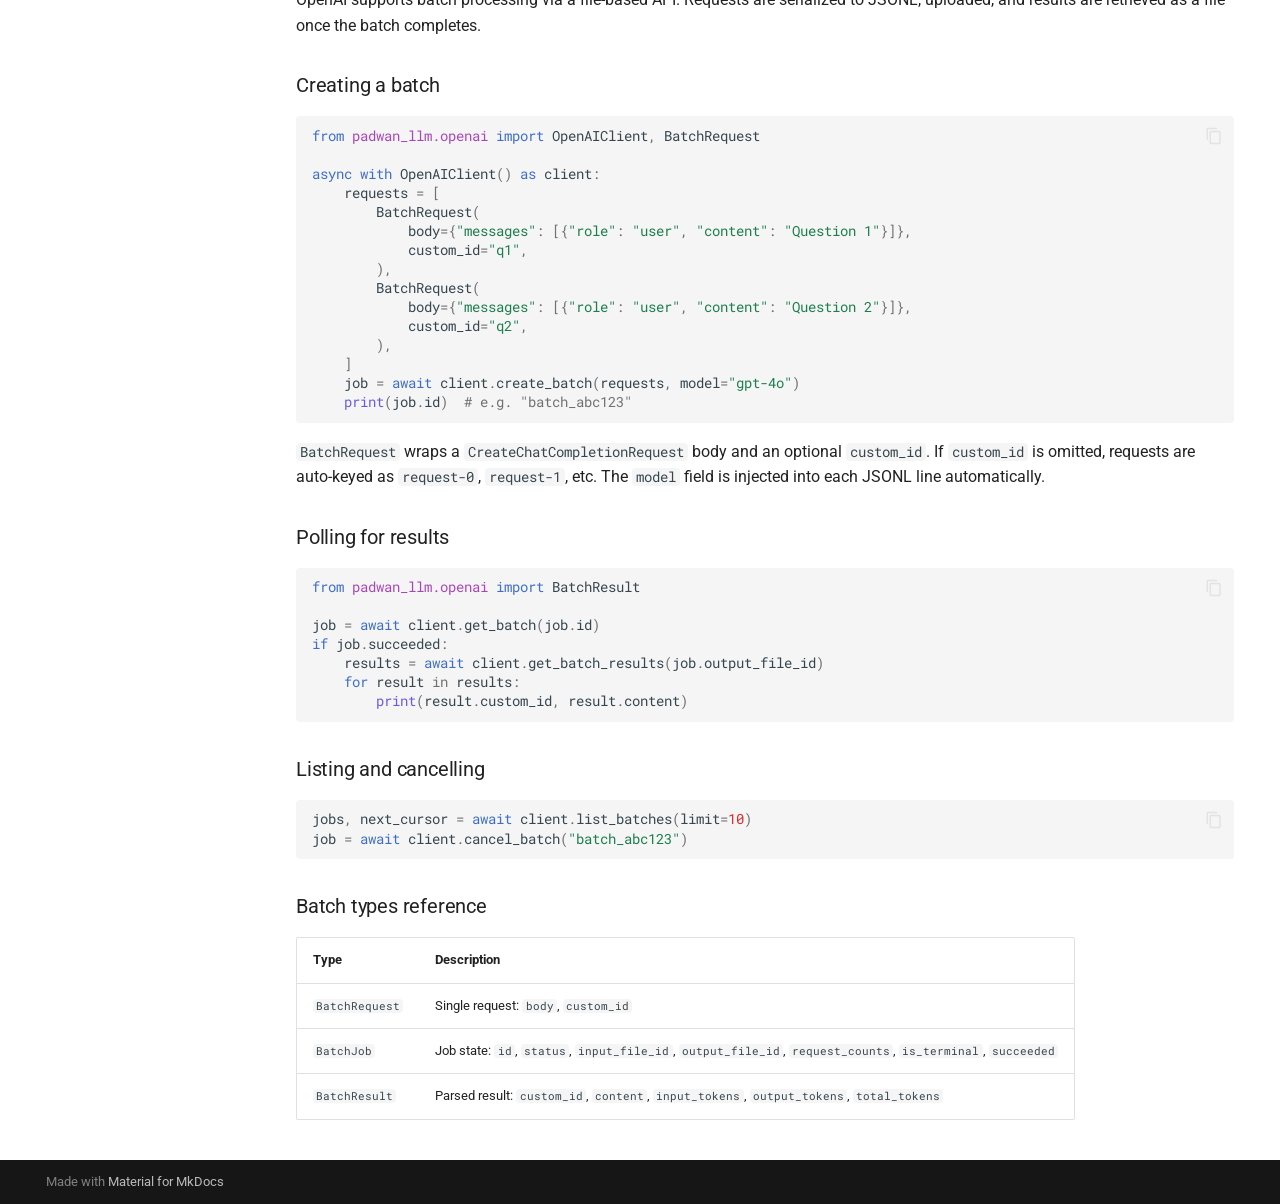
<file: clients/openai/index.html>
<!doctype html>
<html lang="en" class="no-js">
  <head>
    
      <meta charset="utf-8">
      <meta name="viewport" content="width=device-width,initial-scale=1">
      
        <meta name="description" content="Unified async client for OpenAI, Gemini, Mistral, and Grok APIs">
      
      
      
        <link rel="canonical" href="https://polarsen-io.github.io/padwan-llm/clients/openai/">
      
      
        <link rel="prev" href="../openai-compatible/">
      
      
        <link rel="next" href="../gemini/">
      
      
        
      
      
      <link rel="icon" href="../../static/logo-hood.png">
      <meta name="generator" content="mkdocs-1.6.1, mkdocs-material-9.7.2">
    
    
      
        <title>OpenAI - Padwan LLM</title>
      
    
    
      <link rel="stylesheet" href="../../assets/stylesheets/main.484c7ddc.min.css">
      
        
        <link rel="stylesheet" href="../../assets/stylesheets/palette.ab4e12ef.min.css">
      
      


    
    
      
    
    
      
        
        
        <link rel="preconnect" href="https://fonts.gstatic.com" crossorigin>
        <link rel="stylesheet" href="https://fonts.googleapis.com/css?family=Roboto:300,300i,400,400i,700,700i%7CRoboto+Mono:400,400i,700,700i&display=fallback">
        <style>:root{--md-text-font:"Roboto";--md-code-font:"Roboto Mono"}</style>
      
    
    
      <link rel="stylesheet" href="../../stylesheets/extra.css">
    
    <script>__md_scope=new URL("../..",location),__md_hash=e=>[...e].reduce(((e,_)=>(e<<5)-e+_.charCodeAt(0)),0),__md_get=(e,_=localStorage,t=__md_scope)=>JSON.parse(_.getItem(t.pathname+"."+e)),__md_set=(e,_,t=localStorage,a=__md_scope)=>{try{t.setItem(a.pathname+"."+e,JSON.stringify(_))}catch(e){}}</script>
    
      

    
    
  </head>
  
  
    
    
      
    
    
    
    
    <body dir="ltr" data-md-color-scheme="default" data-md-color-primary="custom" data-md-color-accent="deep-purple">
  
    
    <input class="md-toggle" data-md-toggle="drawer" type="checkbox" id="__drawer" autocomplete="off">
    <input class="md-toggle" data-md-toggle="search" type="checkbox" id="__search" autocomplete="off">
    <label class="md-overlay" for="__drawer"></label>
    <div data-md-component="skip">
      
        
        <a href="#openai-client" class="md-skip">
          Skip to content
        </a>
      
    </div>
    <div data-md-component="announce">
      
    </div>
    
    
      

  

<header class="md-header md-header--shadow" data-md-component="header">
  <nav class="md-header__inner md-grid" aria-label="Header">
    <a href="../.." title="Padwan LLM" class="md-header__button md-logo" aria-label="Padwan LLM" data-md-component="logo">
      
  <img src="../../static/logo-hood.png" alt="logo">

    </a>
    <label class="md-header__button md-icon" for="__drawer">
      
      <svg xmlns="http://www.w3.org/2000/svg" viewBox="0 0 24 24"><path d="M3 6h18v2H3zm0 5h18v2H3zm0 5h18v2H3z"/></svg>
    </label>
    <div class="md-header__title" data-md-component="header-title">
      <div class="md-header__ellipsis">
        <div class="md-header__topic">
          <span class="md-ellipsis">
            Padwan LLM
          </span>
        </div>
        <div class="md-header__topic" data-md-component="header-topic">
          <span class="md-ellipsis">
            
              OpenAI
            
          </span>
        </div>
      </div>
    </div>
    
      
        <form class="md-header__option" data-md-component="palette">
  
    
    
    
    <input class="md-option" data-md-color-media="(prefers-color-scheme: light)" data-md-color-scheme="default" data-md-color-primary="custom" data-md-color-accent="deep-purple"  aria-label="Switch to dark mode"  type="radio" name="__palette" id="__palette_0">
    
      <label class="md-header__button md-icon" title="Switch to dark mode" for="__palette_1" hidden>
        <svg xmlns="http://www.w3.org/2000/svg" viewBox="0 0 24 24"><path d="M12 8a4 4 0 0 0-4 4 4 4 0 0 0 4 4 4 4 0 0 0 4-4 4 4 0 0 0-4-4m0 10a6 6 0 0 1-6-6 6 6 0 0 1 6-6 6 6 0 0 1 6 6 6 6 0 0 1-6 6m8-9.31V4h-4.69L12 .69 8.69 4H4v4.69L.69 12 4 15.31V20h4.69L12 23.31 15.31 20H20v-4.69L23.31 12z"/></svg>
      </label>
    
  
    
    
    
    <input class="md-option" data-md-color-media="(prefers-color-scheme: dark)" data-md-color-scheme="slate" data-md-color-primary="custom" data-md-color-accent="deep-purple"  aria-label="Switch to light mode"  type="radio" name="__palette" id="__palette_1">
    
      <label class="md-header__button md-icon" title="Switch to light mode" for="__palette_0" hidden>
        <svg xmlns="http://www.w3.org/2000/svg" viewBox="0 0 24 24"><path d="M12 18c-.89 0-1.74-.2-2.5-.55C11.56 16.5 13 14.42 13 12s-1.44-4.5-3.5-5.45C10.26 6.2 11.11 6 12 6a6 6 0 0 1 6 6 6 6 0 0 1-6 6m8-9.31V4h-4.69L12 .69 8.69 4H4v4.69L.69 12 4 15.31V20h4.69L12 23.31 15.31 20H20v-4.69L23.31 12z"/></svg>
      </label>
    
  
</form>
      
    
    
      <script>var palette=__md_get("__palette");if(palette&&palette.color){if("(prefers-color-scheme)"===palette.color.media){var media=matchMedia("(prefers-color-scheme: light)"),input=document.querySelector(media.matches?"[data-md-color-media='(prefers-color-scheme: light)']":"[data-md-color-media='(prefers-color-scheme: dark)']");palette.color.media=input.getAttribute("data-md-color-media"),palette.color.scheme=input.getAttribute("data-md-color-scheme"),palette.color.primary=input.getAttribute("data-md-color-primary"),palette.color.accent=input.getAttribute("data-md-color-accent")}for(var[key,value]of Object.entries(palette.color))document.body.setAttribute("data-md-color-"+key,value)}</script>
    
    
    
      
      
        <label class="md-header__button md-icon" for="__search">
          
          <svg xmlns="http://www.w3.org/2000/svg" viewBox="0 0 24 24"><path d="M9.5 3A6.5 6.5 0 0 1 16 9.5c0 1.61-.59 3.09-1.56 4.23l.27.27h.79l5 5-1.5 1.5-5-5v-.79l-.27-.27A6.52 6.52 0 0 1 9.5 16 6.5 6.5 0 0 1 3 9.5 6.5 6.5 0 0 1 9.5 3m0 2C7 5 5 7 5 9.5S7 14 9.5 14 14 12 14 9.5 12 5 9.5 5"/></svg>
        </label>
        <div class="md-search" data-md-component="search" role="dialog">
  <label class="md-search__overlay" for="__search"></label>
  <div class="md-search__inner" role="search">
    <form class="md-search__form" name="search">
      <input type="text" class="md-search__input" name="query" aria-label="Search" placeholder="Search" autocapitalize="off" autocorrect="off" autocomplete="off" spellcheck="false" data-md-component="search-query" required>
      <label class="md-search__icon md-icon" for="__search">
        
        <svg xmlns="http://www.w3.org/2000/svg" viewBox="0 0 24 24"><path d="M9.5 3A6.5 6.5 0 0 1 16 9.5c0 1.61-.59 3.09-1.56 4.23l.27.27h.79l5 5-1.5 1.5-5-5v-.79l-.27-.27A6.52 6.52 0 0 1 9.5 16 6.5 6.5 0 0 1 3 9.5 6.5 6.5 0 0 1 9.5 3m0 2C7 5 5 7 5 9.5S7 14 9.5 14 14 12 14 9.5 12 5 9.5 5"/></svg>
        
        <svg xmlns="http://www.w3.org/2000/svg" viewBox="0 0 24 24"><path d="M20 11v2H8l5.5 5.5-1.42 1.42L4.16 12l7.92-7.92L13.5 5.5 8 11z"/></svg>
      </label>
      <nav class="md-search__options" aria-label="Search">
        
        <button type="reset" class="md-search__icon md-icon" title="Clear" aria-label="Clear" tabindex="-1">
          
          <svg xmlns="http://www.w3.org/2000/svg" viewBox="0 0 24 24"><path d="M19 6.41 17.59 5 12 10.59 6.41 5 5 6.41 10.59 12 5 17.59 6.41 19 12 13.41 17.59 19 19 17.59 13.41 12z"/></svg>
        </button>
      </nav>
      
        <div class="md-search__suggest" data-md-component="search-suggest"></div>
      
    </form>
    <div class="md-search__output">
      <div class="md-search__scrollwrap" tabindex="0" data-md-scrollfix>
        <div class="md-search-result" data-md-component="search-result">
          <div class="md-search-result__meta">
            Initializing search
          </div>
          <ol class="md-search-result__list" role="presentation"></ol>
        </div>
      </div>
    </div>
  </div>
</div>
      
    
    
      <div class="md-header__source">
        <a href="https://github.com/polarsen-io/padwan-llm" title="Go to repository" class="md-source" data-md-component="source">
  <div class="md-source__icon md-icon">
    
    <svg xmlns="http://www.w3.org/2000/svg" viewBox="0 0 448 512"><!--! Font Awesome Free 7.1.0 by @fontawesome - https://fontawesome.com License - https://fontawesome.com/license/free (Icons: CC BY 4.0, Fonts: SIL OFL 1.1, Code: MIT License) Copyright 2025 Fonticons, Inc.--><path d="M439.6 236.1 244 40.5c-5.4-5.5-12.8-8.5-20.4-8.5s-15 3-20.4 8.4L162.5 81l51.5 51.5c27.1-9.1 52.7 16.8 43.4 43.7l49.7 49.7c34.2-11.8 61.2 31 35.5 56.7-26.5 26.5-70.2-2.9-56-37.3L240.3 199v121.9c25.3 12.5 22.3 41.8 9.1 55-6.4 6.4-15.2 10.1-24.3 10.1s-17.8-3.6-24.3-10.1c-17.6-17.6-11.1-46.9 11.2-56v-123c-20.8-8.5-24.6-30.7-18.6-45L142.6 101 8.5 235.1C3 240.6 0 247.9 0 255.5s3 15 8.5 20.4l195.6 195.7c5.4 5.4 12.7 8.4 20.4 8.4s15-3 20.4-8.4l194.7-194.7c5.4-5.4 8.4-12.8 8.4-20.4s-3-15-8.4-20.4"/></svg>
  </div>
  <div class="md-source__repository">
    polarsen-io/padwan-llm
  </div>
</a>
      </div>
    
  </nav>
  
</header>
    
    <div class="md-container" data-md-component="container">
      
      
        
          
        
      
      <main class="md-main" data-md-component="main">
        <div class="md-main__inner md-grid">
          
            
              
              <div class="md-sidebar md-sidebar--primary" data-md-component="sidebar" data-md-type="navigation" >
                <div class="md-sidebar__scrollwrap">
                  <div class="md-sidebar__inner">
                    



  

<nav class="md-nav md-nav--primary md-nav--integrated" aria-label="Navigation" data-md-level="0">
  <label class="md-nav__title" for="__drawer">
    <a href="../.." title="Padwan LLM" class="md-nav__button md-logo" aria-label="Padwan LLM" data-md-component="logo">
      
  <img src="../../static/logo-hood.png" alt="logo">

    </a>
    Padwan LLM
  </label>
  
    <div class="md-nav__source">
      <a href="https://github.com/polarsen-io/padwan-llm" title="Go to repository" class="md-source" data-md-component="source">
  <div class="md-source__icon md-icon">
    
    <svg xmlns="http://www.w3.org/2000/svg" viewBox="0 0 448 512"><!--! Font Awesome Free 7.1.0 by @fontawesome - https://fontawesome.com License - https://fontawesome.com/license/free (Icons: CC BY 4.0, Fonts: SIL OFL 1.1, Code: MIT License) Copyright 2025 Fonticons, Inc.--><path d="M439.6 236.1 244 40.5c-5.4-5.5-12.8-8.5-20.4-8.5s-15 3-20.4 8.4L162.5 81l51.5 51.5c27.1-9.1 52.7 16.8 43.4 43.7l49.7 49.7c34.2-11.8 61.2 31 35.5 56.7-26.5 26.5-70.2-2.9-56-37.3L240.3 199v121.9c25.3 12.5 22.3 41.8 9.1 55-6.4 6.4-15.2 10.1-24.3 10.1s-17.8-3.6-24.3-10.1c-17.6-17.6-11.1-46.9 11.2-56v-123c-20.8-8.5-24.6-30.7-18.6-45L142.6 101 8.5 235.1C3 240.6 0 247.9 0 255.5s3 15 8.5 20.4l195.6 195.7c5.4 5.4 12.7 8.4 20.4 8.4s15-3 20.4-8.4l194.7-194.7c5.4-5.4 8.4-12.8 8.4-20.4s-3-15-8.4-20.4"/></svg>
  </div>
  <div class="md-source__repository">
    polarsen-io/padwan-llm
  </div>
</a>
    </div>
  
  <ul class="md-nav__list" data-md-scrollfix>
    
      
      
  
  
  
  
    <li class="md-nav__item">
      <a href="../.." class="md-nav__link">
        
  
  
  <span class="md-ellipsis">
    
  
    Introduction
  

    
  </span>
  
  

      </a>
    </li>
  

    
      
      
  
  
  
  
    <li class="md-nav__item">
      <a href="../../getting-started/" class="md-nav__link">
        
  
  
  <span class="md-ellipsis">
    
  
    Getting Started
  

    
  </span>
  
  

      </a>
    </li>
  

    
      
      
  
  
    
  
  
  
    
    
    
    
      
        
        
      
    
    
    <li class="md-nav__item md-nav__item--active md-nav__item--section md-nav__item--nested">
      
        
        
        <input class="md-nav__toggle md-toggle " type="checkbox" id="__nav_3" checked>
        
          
          <label class="md-nav__link" for="__nav_3" id="__nav_3_label" tabindex="">
            
  
  
  <span class="md-ellipsis">
    
  
    Clients
  

    
  </span>
  
  

            <span class="md-nav__icon md-icon"></span>
          </label>
        
        <nav class="md-nav" data-md-level="1" aria-labelledby="__nav_3_label" aria-expanded="true">
          <label class="md-nav__title" for="__nav_3">
            <span class="md-nav__icon md-icon"></span>
            
  
    Clients
  

          </label>
          <ul class="md-nav__list" data-md-scrollfix>
            
              
                
  
  
  
  
    <li class="md-nav__item">
      <a href="../openai-compatible/" class="md-nav__link">
        
  
  
  <span class="md-ellipsis">
    
  
    OpenAI-Compatible
  

    
  </span>
  
  

      </a>
    </li>
  

              
            
              
                
  
  
    
  
  
  
    <li class="md-nav__item md-nav__item--active">
      
      <input class="md-nav__toggle md-toggle" type="checkbox" id="__toc">
      
      
        
      
      
        <label class="md-nav__link md-nav__link--active" for="__toc">
          
  
  
  <span class="md-ellipsis">
    
  
    OpenAI
  

    
  </span>
  
  

          <span class="md-nav__icon md-icon"></span>
        </label>
      
      <a href="./" class="md-nav__link md-nav__link--active">
        
  
  
  <span class="md-ellipsis">
    
  
    OpenAI
  

    
  </span>
  
  

      </a>
      
        

<nav class="md-nav md-nav--secondary" aria-label="Table of contents">
  
  
  
    
  
  
    <label class="md-nav__title" for="__toc">
      <span class="md-nav__icon md-icon"></span>
      Table of contents
    </label>
    <ul class="md-nav__list" data-md-component="toc" data-md-scrollfix>
      
        <li class="md-nav__item">
  <a href="#configuration" class="md-nav__link">
    <span class="md-ellipsis">
      
        Configuration
      
    </span>
  </a>
  
</li>
      
        <li class="md-nav__item">
  <a href="#usage" class="md-nav__link">
    <span class="md-ellipsis">
      
        Usage
      
    </span>
  </a>
  
    <nav class="md-nav" aria-label="Usage">
      <ul class="md-nav__list">
        
          <li class="md-nav__item">
  <a href="#basic-chat" class="md-nav__link">
    <span class="md-ellipsis">
      
        Basic Chat
      
    </span>
  </a>
  
</li>
        
          <li class="md-nav__item">
  <a href="#streaming" class="md-nav__link">
    <span class="md-ellipsis">
      
        Streaming
      
    </span>
  </a>
  
</li>
        
          <li class="md-nav__item">
  <a href="#with-system-prompt" class="md-nav__link">
    <span class="md-ellipsis">
      
        With System Prompt
      
    </span>
  </a>
  
</li>
        
      </ul>
    </nav>
  
</li>
      
        <li class="md-nav__item">
  <a href="#method-outputs" class="md-nav__link">
    <span class="md-ellipsis">
      
        Method Outputs
      
    </span>
  </a>
  
</li>
      
        <li class="md-nav__item">
  <a href="#batch-processing" class="md-nav__link">
    <span class="md-ellipsis">
      
        Batch Processing
      
    </span>
  </a>
  
    <nav class="md-nav" aria-label="Batch Processing">
      <ul class="md-nav__list">
        
          <li class="md-nav__item">
  <a href="#creating-a-batch" class="md-nav__link">
    <span class="md-ellipsis">
      
        Creating a batch
      
    </span>
  </a>
  
</li>
        
          <li class="md-nav__item">
  <a href="#polling-for-results" class="md-nav__link">
    <span class="md-ellipsis">
      
        Polling for results
      
    </span>
  </a>
  
</li>
        
          <li class="md-nav__item">
  <a href="#listing-and-cancelling" class="md-nav__link">
    <span class="md-ellipsis">
      
        Listing and cancelling
      
    </span>
  </a>
  
</li>
        
          <li class="md-nav__item">
  <a href="#batch-types-reference" class="md-nav__link">
    <span class="md-ellipsis">
      
        Batch types reference
      
    </span>
  </a>
  
</li>
        
      </ul>
    </nav>
  
</li>
      
    </ul>
  
</nav>
      
    </li>
  

              
            
              
                
  
  
  
  
    <li class="md-nav__item">
      <a href="../gemini/" class="md-nav__link">
        
  
  
  <span class="md-ellipsis">
    
  
    Gemini
  

    
  </span>
  
  

      </a>
    </li>
  

              
            
              
                
  
  
  
  
    <li class="md-nav__item">
      <a href="../mistral/" class="md-nav__link">
        
  
  
  <span class="md-ellipsis">
    
  
    Mistral
  

    
  </span>
  
  

      </a>
    </li>
  

              
            
              
                
  
  
  
  
    <li class="md-nav__item">
      <a href="../grok/" class="md-nav__link">
        
  
  
  <span class="md-ellipsis">
    
  
    Grok
  

    
  </span>
  
  

      </a>
    </li>
  

              
            
          </ul>
        </nav>
      
    </li>
  

    
  </ul>
</nav>
                  </div>
                </div>
              </div>
            
            
          
          
            <div class="md-content" data-md-component="content">
              
              <article class="md-content__inner md-typeset">
                
                  


  
  


<h1 id="openai-client">OpenAI Client</h1>
<p>The OpenAI client provides access to GPT models through the OpenAI API. It also serves as the base for other OpenAI-compatible providers (Grok, Mistral, etc.).</p>
<h2 id="configuration">Configuration</h2>
<div class="language-python highlight"><pre><span></span><code><span id="__span-0-1"><a id="__codelineno-0-1" name="__codelineno-0-1" href="#__codelineno-0-1"></a><span class="kn">from</span><span class="w"> </span><span class="nn">padwan_llm.openai</span><span class="w"> </span><span class="kn">import</span> <span class="n">OpenAIClient</span>
</span><span id="__span-0-2"><a id="__codelineno-0-2" name="__codelineno-0-2" href="#__codelineno-0-2"></a>
</span><span id="__span-0-3"><a id="__codelineno-0-3" name="__codelineno-0-3" href="#__codelineno-0-3"></a><span class="n">client</span> <span class="o">=</span> <span class="n">OpenAIClient</span><span class="p">(</span>
</span><span id="__span-0-4"><a id="__codelineno-0-4" name="__codelineno-0-4" href="#__codelineno-0-4"></a>    <span class="n">api_key</span><span class="o">=</span><span class="s2">&quot;sk-...&quot;</span><span class="p">,</span>  <span class="c1"># or set OPENAI_API_KEY env var</span>
</span><span id="__span-0-5"><a id="__codelineno-0-5" name="__codelineno-0-5" href="#__codelineno-0-5"></a>    <span class="n">model</span><span class="o">=</span><span class="s2">&quot;gpt-4o&quot;</span><span class="p">,</span>    <span class="c1"># default model</span>
</span><span id="__span-0-6"><a id="__codelineno-0-6" name="__codelineno-0-6" href="#__codelineno-0-6"></a><span class="p">)</span>
</span></code></pre></div>
<h2 id="usage">Usage</h2>
<h3 id="basic-chat">Basic Chat</h3>
<div class="language-python highlight"><pre><span></span><code><span id="__span-1-1"><a id="__codelineno-1-1" name="__codelineno-1-1" href="#__codelineno-1-1"></a><span class="kn">from</span><span class="w"> </span><span class="nn">padwan_llm.conversation</span><span class="w"> </span><span class="kn">import</span> <span class="n">Message</span>
</span><span id="__span-1-2"><a id="__codelineno-1-2" name="__codelineno-1-2" href="#__codelineno-1-2"></a>
</span><span id="__span-1-3"><a id="__codelineno-1-3" name="__codelineno-1-3" href="#__codelineno-1-3"></a><span class="k">async</span> <span class="k">with</span> <span class="n">OpenAIClient</span><span class="p">()</span> <span class="k">as</span> <span class="n">client</span><span class="p">:</span>
</span><span id="__span-1-4"><a id="__codelineno-1-4" name="__codelineno-1-4" href="#__codelineno-1-4"></a>    <span class="n">response</span><span class="p">,</span> <span class="n">usage</span> <span class="o">=</span> <span class="k">await</span> <span class="n">client</span><span class="o">.</span><span class="n">complete_chat</span><span class="p">([</span>
</span><span id="__span-1-5"><a id="__codelineno-1-5" name="__codelineno-1-5" href="#__codelineno-1-5"></a>        <span class="n">Message</span><span class="p">(</span><span class="n">role</span><span class="o">=</span><span class="s2">&quot;user&quot;</span><span class="p">,</span> <span class="n">content</span><span class="o">=</span><span class="s2">&quot;Hello!&quot;</span><span class="p">)</span>
</span><span id="__span-1-6"><a id="__codelineno-1-6" name="__codelineno-1-6" href="#__codelineno-1-6"></a>    <span class="p">])</span>
</span><span id="__span-1-7"><a id="__codelineno-1-7" name="__codelineno-1-7" href="#__codelineno-1-7"></a>    <span class="nb">print</span><span class="p">(</span><span class="n">response</span><span class="p">[</span><span class="s2">&quot;content&quot;</span><span class="p">])</span>
</span></code></pre></div>
<h3 id="streaming">Streaming</h3>
<div class="language-python highlight"><pre><span></span><code><span id="__span-2-1"><a id="__codelineno-2-1" name="__codelineno-2-1" href="#__codelineno-2-1"></a><span class="kn">from</span><span class="w"> </span><span class="nn">padwan_llm.conversation</span><span class="w"> </span><span class="kn">import</span> <span class="n">Message</span>
</span><span id="__span-2-2"><a id="__codelineno-2-2" name="__codelineno-2-2" href="#__codelineno-2-2"></a>
</span><span id="__span-2-3"><a id="__codelineno-2-3" name="__codelineno-2-3" href="#__codelineno-2-3"></a><span class="k">async</span> <span class="k">with</span> <span class="n">OpenAIClient</span><span class="p">()</span> <span class="k">as</span> <span class="n">client</span><span class="p">:</span>
</span><span id="__span-2-4"><a id="__codelineno-2-4" name="__codelineno-2-4" href="#__codelineno-2-4"></a>    <span class="n">stream</span> <span class="o">=</span> <span class="n">client</span><span class="o">.</span><span class="n">stream_chat</span><span class="p">([</span>
</span><span id="__span-2-5"><a id="__codelineno-2-5" name="__codelineno-2-5" href="#__codelineno-2-5"></a>        <span class="n">Message</span><span class="p">(</span><span class="n">role</span><span class="o">=</span><span class="s2">&quot;user&quot;</span><span class="p">,</span> <span class="n">content</span><span class="o">=</span><span class="s2">&quot;Tell me a story&quot;</span><span class="p">)</span>
</span><span id="__span-2-6"><a id="__codelineno-2-6" name="__codelineno-2-6" href="#__codelineno-2-6"></a>    <span class="p">])</span>
</span><span id="__span-2-7"><a id="__codelineno-2-7" name="__codelineno-2-7" href="#__codelineno-2-7"></a>    <span class="k">async</span> <span class="k">for</span> <span class="n">chunk</span> <span class="ow">in</span> <span class="n">stream</span><span class="p">:</span>
</span><span id="__span-2-8"><a id="__codelineno-2-8" name="__codelineno-2-8" href="#__codelineno-2-8"></a>        <span class="nb">print</span><span class="p">(</span><span class="n">chunk</span><span class="p">,</span> <span class="n">end</span><span class="o">=</span><span class="s2">&quot;&quot;</span><span class="p">)</span>
</span></code></pre></div>
<h3 id="with-system-prompt">With System Prompt</h3>
<div class="language-python highlight"><pre><span></span><code><span id="__span-3-1"><a id="__codelineno-3-1" name="__codelineno-3-1" href="#__codelineno-3-1"></a><span class="kn">from</span><span class="w"> </span><span class="nn">padwan_llm</span><span class="w"> </span><span class="kn">import</span> <span class="n">ConversationState</span>
</span><span id="__span-3-2"><a id="__codelineno-3-2" name="__codelineno-3-2" href="#__codelineno-3-2"></a>
</span><span id="__span-3-3"><a id="__codelineno-3-3" name="__codelineno-3-3" href="#__codelineno-3-3"></a><span class="n">state</span> <span class="o">=</span> <span class="n">ConversationState</span><span class="p">(</span><span class="n">system</span><span class="o">=</span><span class="s2">&quot;You are a helpful assistant.&quot;</span><span class="p">)</span>
</span><span id="__span-3-4"><a id="__codelineno-3-4" name="__codelineno-3-4" href="#__codelineno-3-4"></a><span class="n">state</span><span class="o">.</span><span class="n">add_user_message</span><span class="p">(</span><span class="s2">&quot;Hello!&quot;</span><span class="p">)</span>
</span><span id="__span-3-5"><a id="__codelineno-3-5" name="__codelineno-3-5" href="#__codelineno-3-5"></a>
</span><span id="__span-3-6"><a id="__codelineno-3-6" name="__codelineno-3-6" href="#__codelineno-3-6"></a><span class="k">async</span> <span class="k">with</span> <span class="n">OpenAIClient</span><span class="p">()</span> <span class="k">as</span> <span class="n">client</span><span class="p">:</span>
</span><span id="__span-3-7"><a id="__codelineno-3-7" name="__codelineno-3-7" href="#__codelineno-3-7"></a>    <span class="n">response</span><span class="p">,</span> <span class="n">usage</span> <span class="o">=</span> <span class="k">await</span> <span class="n">client</span><span class="o">.</span><span class="n">complete_chat</span><span class="p">(</span><span class="n">state</span><span class="o">.</span><span class="n">messages</span><span class="p">)</span>
</span><span id="__span-3-8"><a id="__codelineno-3-8" name="__codelineno-3-8" href="#__codelineno-3-8"></a>    <span class="n">state</span><span class="o">.</span><span class="n">add_assistant_message</span><span class="p">(</span><span class="n">response</span><span class="p">[</span><span class="s2">&quot;content&quot;</span><span class="p">])</span>
</span><span id="__span-3-9"><a id="__codelineno-3-9" name="__codelineno-3-9" href="#__codelineno-3-9"></a>    <span class="n">state</span><span class="o">.</span><span class="n">accumulate_usage</span><span class="p">(</span><span class="n">usage</span><span class="p">)</span>
</span></code></pre></div>
<h2 id="method-outputs">Method Outputs</h2>
<div class="language-python highlight"><pre><span></span><code><span id="__span-4-1"><a id="__codelineno-4-1" name="__codelineno-4-1" href="#__codelineno-4-1"></a><span class="n">response</span><span class="p">,</span> <span class="n">usage</span> <span class="o">=</span> <span class="k">await</span> <span class="n">client</span><span class="o">.</span><span class="n">complete_chat</span><span class="p">(</span><span class="n">messages</span><span class="p">)</span>
</span><span id="__span-4-2"><a id="__codelineno-4-2" name="__codelineno-4-2" href="#__codelineno-4-2"></a>
</span><span id="__span-4-3"><a id="__codelineno-4-3" name="__codelineno-4-3" href="#__codelineno-4-3"></a><span class="n">stream</span> <span class="o">=</span> <span class="n">client</span><span class="o">.</span><span class="n">stream_chat</span><span class="p">(</span><span class="n">messages</span><span class="p">)</span>
</span><span id="__span-4-4"><a id="__codelineno-4-4" name="__codelineno-4-4" href="#__codelineno-4-4"></a><span class="k">async</span> <span class="k">for</span> <span class="n">chunk</span> <span class="ow">in</span> <span class="n">stream</span><span class="p">:</span>
</span><span id="__span-4-5"><a id="__codelineno-4-5" name="__codelineno-4-5" href="#__codelineno-4-5"></a>    <span class="o">...</span>
</span><span id="__span-4-6"><a id="__codelineno-4-6" name="__codelineno-4-6" href="#__codelineno-4-6"></a><span class="n">usage</span> <span class="o">=</span> <span class="n">stream</span><span class="o">.</span><span class="n">usage</span>
</span></code></pre></div>
<h2 id="batch-processing">Batch Processing</h2>
<p>OpenAI supports batch processing via a file-based API. Requests are serialized to JSONL, uploaded, and results are retrieved as a file once the batch completes.</p>
<h3 id="creating-a-batch">Creating a batch</h3>
<div class="language-python highlight"><pre><span></span><code><span id="__span-5-1"><a id="__codelineno-5-1" name="__codelineno-5-1" href="#__codelineno-5-1"></a><span class="kn">from</span><span class="w"> </span><span class="nn">padwan_llm.openai</span><span class="w"> </span><span class="kn">import</span> <span class="n">OpenAIClient</span><span class="p">,</span> <span class="n">BatchRequest</span>
</span><span id="__span-5-2"><a id="__codelineno-5-2" name="__codelineno-5-2" href="#__codelineno-5-2"></a>
</span><span id="__span-5-3"><a id="__codelineno-5-3" name="__codelineno-5-3" href="#__codelineno-5-3"></a><span class="k">async</span> <span class="k">with</span> <span class="n">OpenAIClient</span><span class="p">()</span> <span class="k">as</span> <span class="n">client</span><span class="p">:</span>
</span><span id="__span-5-4"><a id="__codelineno-5-4" name="__codelineno-5-4" href="#__codelineno-5-4"></a>    <span class="n">requests</span> <span class="o">=</span> <span class="p">[</span>
</span><span id="__span-5-5"><a id="__codelineno-5-5" name="__codelineno-5-5" href="#__codelineno-5-5"></a>        <span class="n">BatchRequest</span><span class="p">(</span>
</span><span id="__span-5-6"><a id="__codelineno-5-6" name="__codelineno-5-6" href="#__codelineno-5-6"></a>            <span class="n">body</span><span class="o">=</span><span class="p">{</span><span class="s2">&quot;messages&quot;</span><span class="p">:</span> <span class="p">[{</span><span class="s2">&quot;role&quot;</span><span class="p">:</span> <span class="s2">&quot;user&quot;</span><span class="p">,</span> <span class="s2">&quot;content&quot;</span><span class="p">:</span> <span class="s2">&quot;Question 1&quot;</span><span class="p">}]},</span>
</span><span id="__span-5-7"><a id="__codelineno-5-7" name="__codelineno-5-7" href="#__codelineno-5-7"></a>            <span class="n">custom_id</span><span class="o">=</span><span class="s2">&quot;q1&quot;</span><span class="p">,</span>
</span><span id="__span-5-8"><a id="__codelineno-5-8" name="__codelineno-5-8" href="#__codelineno-5-8"></a>        <span class="p">),</span>
</span><span id="__span-5-9"><a id="__codelineno-5-9" name="__codelineno-5-9" href="#__codelineno-5-9"></a>        <span class="n">BatchRequest</span><span class="p">(</span>
</span><span id="__span-5-10"><a id="__codelineno-5-10" name="__codelineno-5-10" href="#__codelineno-5-10"></a>            <span class="n">body</span><span class="o">=</span><span class="p">{</span><span class="s2">&quot;messages&quot;</span><span class="p">:</span> <span class="p">[{</span><span class="s2">&quot;role&quot;</span><span class="p">:</span> <span class="s2">&quot;user&quot;</span><span class="p">,</span> <span class="s2">&quot;content&quot;</span><span class="p">:</span> <span class="s2">&quot;Question 2&quot;</span><span class="p">}]},</span>
</span><span id="__span-5-11"><a id="__codelineno-5-11" name="__codelineno-5-11" href="#__codelineno-5-11"></a>            <span class="n">custom_id</span><span class="o">=</span><span class="s2">&quot;q2&quot;</span><span class="p">,</span>
</span><span id="__span-5-12"><a id="__codelineno-5-12" name="__codelineno-5-12" href="#__codelineno-5-12"></a>        <span class="p">),</span>
</span><span id="__span-5-13"><a id="__codelineno-5-13" name="__codelineno-5-13" href="#__codelineno-5-13"></a>    <span class="p">]</span>
</span><span id="__span-5-14"><a id="__codelineno-5-14" name="__codelineno-5-14" href="#__codelineno-5-14"></a>    <span class="n">job</span> <span class="o">=</span> <span class="k">await</span> <span class="n">client</span><span class="o">.</span><span class="n">create_batch</span><span class="p">(</span><span class="n">requests</span><span class="p">,</span> <span class="n">model</span><span class="o">=</span><span class="s2">&quot;gpt-4o&quot;</span><span class="p">)</span>
</span><span id="__span-5-15"><a id="__codelineno-5-15" name="__codelineno-5-15" href="#__codelineno-5-15"></a>    <span class="nb">print</span><span class="p">(</span><span class="n">job</span><span class="o">.</span><span class="n">id</span><span class="p">)</span>  <span class="c1"># e.g. &quot;batch_abc123&quot;</span>
</span></code></pre></div>
<p><code>BatchRequest</code> wraps a <code>CreateChatCompletionRequest</code> body and an optional <code>custom_id</code>. If <code>custom_id</code> is omitted, requests are auto-keyed as <code>request-0</code>, <code>request-1</code>, etc. The <code>model</code> field is injected into each JSONL line automatically.</p>
<h3 id="polling-for-results">Polling for results</h3>
<div class="language-python highlight"><pre><span></span><code><span id="__span-6-1"><a id="__codelineno-6-1" name="__codelineno-6-1" href="#__codelineno-6-1"></a><span class="kn">from</span><span class="w"> </span><span class="nn">padwan_llm.openai</span><span class="w"> </span><span class="kn">import</span> <span class="n">BatchResult</span>
</span><span id="__span-6-2"><a id="__codelineno-6-2" name="__codelineno-6-2" href="#__codelineno-6-2"></a>
</span><span id="__span-6-3"><a id="__codelineno-6-3" name="__codelineno-6-3" href="#__codelineno-6-3"></a><span class="n">job</span> <span class="o">=</span> <span class="k">await</span> <span class="n">client</span><span class="o">.</span><span class="n">get_batch</span><span class="p">(</span><span class="n">job</span><span class="o">.</span><span class="n">id</span><span class="p">)</span>
</span><span id="__span-6-4"><a id="__codelineno-6-4" name="__codelineno-6-4" href="#__codelineno-6-4"></a><span class="k">if</span> <span class="n">job</span><span class="o">.</span><span class="n">succeeded</span><span class="p">:</span>
</span><span id="__span-6-5"><a id="__codelineno-6-5" name="__codelineno-6-5" href="#__codelineno-6-5"></a>    <span class="n">results</span> <span class="o">=</span> <span class="k">await</span> <span class="n">client</span><span class="o">.</span><span class="n">get_batch_results</span><span class="p">(</span><span class="n">job</span><span class="o">.</span><span class="n">output_file_id</span><span class="p">)</span>
</span><span id="__span-6-6"><a id="__codelineno-6-6" name="__codelineno-6-6" href="#__codelineno-6-6"></a>    <span class="k">for</span> <span class="n">result</span> <span class="ow">in</span> <span class="n">results</span><span class="p">:</span>
</span><span id="__span-6-7"><a id="__codelineno-6-7" name="__codelineno-6-7" href="#__codelineno-6-7"></a>        <span class="nb">print</span><span class="p">(</span><span class="n">result</span><span class="o">.</span><span class="n">custom_id</span><span class="p">,</span> <span class="n">result</span><span class="o">.</span><span class="n">content</span><span class="p">)</span>
</span></code></pre></div>
<h3 id="listing-and-cancelling">Listing and cancelling</h3>
<div class="language-python highlight"><pre><span></span><code><span id="__span-7-1"><a id="__codelineno-7-1" name="__codelineno-7-1" href="#__codelineno-7-1"></a><span class="n">jobs</span><span class="p">,</span> <span class="n">next_cursor</span> <span class="o">=</span> <span class="k">await</span> <span class="n">client</span><span class="o">.</span><span class="n">list_batches</span><span class="p">(</span><span class="n">limit</span><span class="o">=</span><span class="mi">10</span><span class="p">)</span>
</span><span id="__span-7-2"><a id="__codelineno-7-2" name="__codelineno-7-2" href="#__codelineno-7-2"></a><span class="n">job</span> <span class="o">=</span> <span class="k">await</span> <span class="n">client</span><span class="o">.</span><span class="n">cancel_batch</span><span class="p">(</span><span class="s2">&quot;batch_abc123&quot;</span><span class="p">)</span>
</span></code></pre></div>
<h3 id="batch-types-reference">Batch types reference</h3>
<table>
<thead>
<tr>
<th>Type</th>
<th>Description</th>
</tr>
</thead>
<tbody>
<tr>
<td><code>BatchRequest</code></td>
<td>Single request: <code>body</code>, <code>custom_id</code></td>
</tr>
<tr>
<td><code>BatchJob</code></td>
<td>Job state: <code>id</code>, <code>status</code>, <code>input_file_id</code>, <code>output_file_id</code>, <code>request_counts</code>, <code>is_terminal</code>, <code>succeeded</code></td>
</tr>
<tr>
<td><code>BatchResult</code></td>
<td>Parsed result: <code>custom_id</code>, <code>content</code>, <code>input_tokens</code>, <code>output_tokens</code>, <code>total_tokens</code></td>
</tr>
</tbody>
</table>












                
              </article>
            </div>
          
          
<script>var target=document.getElementById(location.hash.slice(1));target&&target.name&&(target.checked=target.name.startsWith("__tabbed_"))</script>
        </div>
        
          <button type="button" class="md-top md-icon" data-md-component="top" hidden>
  
  <svg xmlns="http://www.w3.org/2000/svg" viewBox="0 0 24 24"><path d="M13 20h-2V8l-5.5 5.5-1.42-1.42L12 4.16l7.92 7.92-1.42 1.42L13 8z"/></svg>
  Back to top
</button>
        
      </main>
      
        <footer class="md-footer">
  
  <div class="md-footer-meta md-typeset">
    <div class="md-footer-meta__inner md-grid">
      <div class="md-copyright">
  
  
    Made with
    <a href="https://squidfunk.github.io/mkdocs-material/" target="_blank" rel="noopener">
      Material for MkDocs
    </a>
  
</div>
      
    </div>
  </div>
</footer>
      
    </div>
    <div class="md-dialog" data-md-component="dialog">
      <div class="md-dialog__inner md-typeset"></div>
    </div>
    
    
    
      
      
      <script id="__config" type="application/json">{"annotate": null, "base": "../..", "features": ["navigation.sections", "navigation.top", "navigation.expand", "search.suggest", "search.highlight", "content.code.copy", "toc.integrate"], "search": "../../assets/javascripts/workers/search.2c215733.min.js", "tags": null, "translations": {"clipboard.copied": "Copied to clipboard", "clipboard.copy": "Copy to clipboard", "search.result.more.one": "1 more on this page", "search.result.more.other": "# more on this page", "search.result.none": "No matching documents", "search.result.one": "1 matching document", "search.result.other": "# matching documents", "search.result.placeholder": "Type to start searching", "search.result.term.missing": "Missing", "select.version": "Select version"}, "version": null}</script>
    
    
      <script src="../../assets/javascripts/bundle.79ae519e.min.js"></script>
      
    
  </body>
</html>
</file>
<file: stylesheets/extra.css>
:root {
  --md-primary-fg-color: #1A8B9E;
  --md-primary-fg-color--light: #4FD1C5;
  --md-primary-fg-color--dark: #14707F;
  --md-accent-fg-color: #4FD1C5;
}

[data-md-color-scheme="slate"] {
  --md-primary-fg-color: #4FD1C5;
  --md-primary-fg-color--light: #7EDDD4;
  --md-primary-fg-color--dark: #1A8B9E;
  --md-accent-fg-color: #7EDDD4;
}

.md-header {
  height: 2.4rem;
}

.md-header__inner {
  height: 2.4rem;
}

.md-header__title {
  font-size: 0.9rem;
  line-height: 2.4rem;
}

.md-nav__link--active {
  border-left: 2px solid var(--md-accent-fg-color);
  padding-left: 0.6rem;
  margin-left: -0.6rem;
}

.md-content a:not(.md-button) {
  text-decoration: underline;
  text-decoration-color: var(--md-accent-fg-color);
  text-underline-offset: 2px;
}

.md-content a:not(.md-button):hover {
  color: var(--md-accent-fg-color);
}

.md-typeset code {
  background-color: var(--md-code-bg-color);
  border-radius: 0.2rem;
}

.md-typeset .admonition,
.md-typeset details {
  border-left-width: 4px;
}

.md-tabs__link--active {
  color: var(--md-accent-fg-color);
  border-bottom: 2px solid var(--md-accent-fg-color);
}
</file>
<file: assets/stylesheets/main.484c7ddc.min.css>
@charset "UTF-8";html{-webkit-text-size-adjust:none;-moz-text-size-adjust:none;text-size-adjust:none;box-sizing:border-box}*,:after,:before{box-sizing:inherit}@media (prefers-reduced-motion){*,:after,:before{transition:none!important}}body{margin:0}a,button,input,label{-webkit-tap-highlight-color:transparent}a{color:inherit;text-decoration:none}hr{border:0;box-sizing:initial;display:block;height:.05rem;overflow:visible;padding:0}small{font-size:80%}sub,sup{line-height:1em}img{border-style:none}table{border-collapse:initial;border-spacing:0}td,th{font-weight:400;vertical-align:top}button{background:#0000;border:0;font-family:inherit;font-size:inherit;margin:0;padding:0}input{border:0;outline:none}:root{--md-primary-fg-color:#4051b5;--md-primary-fg-color--light:#5d6cc0;--md-primary-fg-color--dark:#303fa1;--md-primary-bg-color:#fff;--md-primary-bg-color--light:#ffffffb3;--md-accent-fg-color:#526cfe;--md-accent-fg-color--transparent:#526cfe1a;--md-accent-bg-color:#fff;--md-accent-bg-color--light:#ffffffb3}[data-md-color-scheme=default]{color-scheme:light}[data-md-color-scheme=default] img[src$="#gh-dark-mode-only"],[data-md-color-scheme=default] img[src$="#only-dark"]{display:none}:root,[data-md-color-scheme=default]{--md-hue:225deg;--md-default-fg-color:#000000de;--md-default-fg-color--light:#0000008a;--md-default-fg-color--lighter:#00000052;--md-default-fg-color--lightest:#00000012;--md-default-bg-color:#fff;--md-default-bg-color--light:#ffffffb3;--md-default-bg-color--lighter:#ffffff4d;--md-default-bg-color--lightest:#ffffff1f;--md-code-fg-color:#36464e;--md-code-bg-color:#f5f5f5;--md-code-bg-color--light:#f5f5f5b3;--md-code-bg-color--lighter:#f5f5f54d;--md-code-hl-color:#4287ff;--md-code-hl-color--light:#4287ff1a;--md-code-hl-number-color:#d52a2a;--md-code-hl-special-color:#db1457;--md-code-hl-function-color:#a846b9;--md-code-hl-constant-color:#6e59d9;--md-code-hl-keyword-color:#3f6ec6;--md-code-hl-string-color:#1c7d4d;--md-code-hl-name-color:var(--md-code-fg-color);--md-code-hl-operator-color:var(--md-default-fg-color--light);--md-code-hl-punctuation-color:var(--md-default-fg-color--light);--md-code-hl-comment-color:var(--md-default-fg-color--light);--md-code-hl-generic-color:var(--md-default-fg-color--light);--md-code-hl-variable-color:var(--md-default-fg-color--light);--md-typeset-color:var(--md-default-fg-color);--md-typeset-a-color:var(--md-primary-fg-color);--md-typeset-del-color:#f5503d26;--md-typeset-ins-color:#0bd57026;--md-typeset-kbd-color:#fafafa;--md-typeset-kbd-accent-color:#fff;--md-typeset-kbd-border-color:#b8b8b8;--md-typeset-mark-color:#ffff0080;--md-typeset-table-color:#0000001f;--md-typeset-table-color--light:rgba(0,0,0,.035);--md-admonition-fg-color:var(--md-default-fg-color);--md-admonition-bg-color:var(--md-default-bg-color);--md-warning-fg-color:#000000de;--md-warning-bg-color:#ff9;--md-footer-fg-color:#fff;--md-footer-fg-color--light:#ffffffb3;--md-footer-fg-color--lighter:#ffffff73;--md-footer-bg-color:#000000de;--md-footer-bg-color--dark:#00000052;--md-shadow-z1:0 0.2rem 0.5rem #0000000d,0 0 0.05rem #0000001a;--md-shadow-z2:0 0.2rem 0.5rem #0000001a,0 0 0.05rem #00000040;--md-shadow-z3:0 0.2rem 0.5rem #0003,0 0 0.05rem #00000059}.md-icon svg{fill:currentcolor;display:block;height:1.2rem;width:1.2rem}body{-webkit-font-smoothing:antialiased;-moz-osx-font-smoothing:grayscale;--md-text-font-family:var(--md-text-font,_),-apple-system,BlinkMacSystemFont,Helvetica,Arial,sans-serif;--md-code-font-family:var(--md-code-font,_),SFMono-Regular,Consolas,Menlo,monospace}aside,body,input{font-feature-settings:"kern","liga";color:var(--md-typeset-color);font-family:var(--md-text-font-family)}code,kbd,pre{font-feature-settings:"kern";font-family:var(--md-code-font-family)}:root{--md-typeset-table-sort-icon:url('data:image/svg+xml;charset=utf-8,<svg xmlns="http://www.w3.org/2000/svg" viewBox="0 0 24 24"><path d="m18 21-4-4h3V7h-3l4-4 4 4h-3v10h3M2 19v-2h10v2M2 13v-2h7v2M2 7V5h4v2z"/></svg>');--md-typeset-table-sort-icon--asc:url('data:image/svg+xml;charset=utf-8,<svg xmlns="http://www.w3.org/2000/svg" viewBox="0 0 24 24"><path d="M19 17h3l-4 4-4-4h3V3h2M2 17h10v2H2M6 5v2H2V5m0 6h7v2H2z"/></svg>');--md-typeset-table-sort-icon--desc:url('data:image/svg+xml;charset=utf-8,<svg xmlns="http://www.w3.org/2000/svg" viewBox="0 0 24 24"><path d="M19 7h3l-4-4-4 4h3v14h2M2 17h10v2H2M6 5v2H2V5m0 6h7v2H2z"/></svg>')}.md-typeset{-webkit-print-color-adjust:exact;color-adjust:exact;font-size:.8rem;line-height:1.6;overflow-wrap:break-word}@media print{.md-typeset{font-size:.68rem}}.md-typeset blockquote,.md-typeset dl,.md-typeset figure,.md-typeset ol,.md-typeset pre,.md-typeset ul{margin-bottom:1em;margin-top:1em}.md-typeset h1{color:var(--md-default-fg-color--light);font-size:2em;line-height:1.3;margin:0 0 1.25em}.md-typeset h1,.md-typeset h2{font-weight:300;letter-spacing:-.01em}.md-typeset h2{font-size:1.5625em;line-height:1.4;margin:1.6em 0 .64em}.md-typeset h3{font-size:1.25em;font-weight:400;letter-spacing:-.01em;line-height:1.5;margin:1.6em 0 .8em}.md-typeset h2+h3{margin-top:.8em}.md-typeset h4{font-weight:700;letter-spacing:-.01em;margin:1em 0}.md-typeset h5,.md-typeset h6{color:var(--md-default-fg-color--light);font-size:.8em;font-weight:700;letter-spacing:-.01em;margin:1.25em 0}.md-typeset h5{text-transform:uppercase}.md-typeset h5 code{text-transform:none}.md-typeset hr{border-bottom:.05rem solid var(--md-default-fg-color--lightest);display:flow-root;margin:1.5em 0}.md-typeset a{color:var(--md-typeset-a-color);word-break:break-word}.md-typeset a,.md-typeset a:before{transition:color 125ms}.md-typeset a:focus,.md-typeset a:hover{color:var(--md-accent-fg-color)}.md-typeset a:focus code,.md-typeset a:hover code{background-color:var(--md-accent-fg-color--transparent);color:var(--md-accent-fg-color)}.md-typeset a code{color:var(--md-typeset-a-color)}.md-typeset a.focus-visible{outline-color:var(--md-accent-fg-color);outline-offset:.2rem}.md-typeset code,.md-typeset kbd,.md-typeset pre{color:var(--md-code-fg-color);direction:ltr;font-variant-ligatures:none;transition:background-color 125ms}@media print{.md-typeset code,.md-typeset kbd,.md-typeset pre{white-space:pre-wrap}}.md-typeset code{background-color:var(--md-code-bg-color);border-radius:.1rem;-webkit-box-decoration-break:clone;box-decoration-break:clone;font-size:.85em;padding:0 .2941176471em;transition:color 125ms,background-color 125ms;word-break:break-word}.md-typeset code:not(.focus-visible){-webkit-tap-highlight-color:transparent;outline:none}.md-typeset pre{display:flow-root;line-height:1.4;position:relative}.md-typeset pre>code{-webkit-box-decoration-break:slice;box-decoration-break:slice;box-shadow:none;display:block;margin:0;outline-color:var(--md-accent-fg-color);overflow:auto;padding:.7720588235em 1.1764705882em;scrollbar-color:var(--md-default-fg-color--lighter) #0000;scrollbar-width:thin;touch-action:auto;word-break:normal}.md-typeset pre>code:hover{scrollbar-color:var(--md-accent-fg-color) #0000}.md-typeset pre>code::-webkit-scrollbar{height:.2rem;width:.2rem}.md-typeset pre>code::-webkit-scrollbar-thumb{background-color:var(--md-default-fg-color--lighter)}.md-typeset pre>code::-webkit-scrollbar-thumb:hover{background-color:var(--md-accent-fg-color)}.md-typeset kbd{background-color:var(--md-typeset-kbd-color);border-radius:.1rem;box-shadow:0 .1rem 0 .05rem var(--md-typeset-kbd-border-color),0 .1rem 0 var(--md-typeset-kbd-border-color),0 -.1rem .2rem var(--md-typeset-kbd-accent-color) inset;color:var(--md-default-fg-color);display:inline-block;font-size:.75em;padding:0 .6666666667em;vertical-align:text-top;word-break:break-word}.md-typeset mark{background-color:var(--md-typeset-mark-color);-webkit-box-decoration-break:clone;box-decoration-break:clone;color:inherit;word-break:break-word}.md-typeset abbr{cursor:help;text-decoration:none}.md-typeset [data-preview],.md-typeset abbr{border-bottom:.05rem dotted var(--md-default-fg-color--light)}.md-typeset small{opacity:.75}[dir=ltr] .md-typeset sub,[dir=ltr] .md-typeset sup{margin-left:.078125em}[dir=rtl] .md-typeset sub,[dir=rtl] .md-typeset sup{margin-right:.078125em}[dir=ltr] .md-typeset blockquote{padding-left:.6rem}[dir=rtl] .md-typeset blockquote{padding-right:.6rem}[dir=ltr] .md-typeset blockquote{border-left:.2rem solid var(--md-default-fg-color--lighter)}[dir=rtl] .md-typeset blockquote{border-right:.2rem solid var(--md-default-fg-color--lighter)}.md-typeset blockquote{color:var(--md-default-fg-color--light);margin-left:0;margin-right:0}.md-typeset ul{list-style-type:disc}.md-typeset ul[type]{list-style-type:revert-layer}[dir=ltr] .md-typeset ol,[dir=ltr] .md-typeset ul{margin-left:.625em}[dir=rtl] .md-typeset ol,[dir=rtl] .md-typeset ul{margin-right:.625em}.md-typeset ol,.md-typeset ul{padding:0}.md-typeset ol:not([hidden]),.md-typeset ul:not([hidden]){display:flow-root}.md-typeset ol ol,.md-typeset ul ol{list-style-type:lower-alpha}.md-typeset ol ol ol,.md-typeset ul ol ol{list-style-type:lower-roman}.md-typeset ol ol ol ol,.md-typeset ul ol ol ol{list-style-type:upper-alpha}.md-typeset ol ol ol ol ol,.md-typeset ul ol ol ol ol{list-style-type:upper-roman}.md-typeset ol[type],.md-typeset ul[type]{list-style-type:revert-layer}[dir=ltr] .md-typeset ol li,[dir=ltr] .md-typeset ul li{margin-left:1.25em}[dir=rtl] .md-typeset ol li,[dir=rtl] .md-typeset ul li{margin-right:1.25em}.md-typeset ol li,.md-typeset ul li{margin-bottom:.5em}.md-typeset ol li blockquote,.md-typeset ol li p,.md-typeset ul li blockquote,.md-typeset ul li p{margin:.5em 0}.md-typeset ol li:last-child,.md-typeset ul li:last-child{margin-bottom:0}[dir=ltr] .md-typeset ol li ol,[dir=ltr] .md-typeset ol li ul,[dir=ltr] .md-typeset ul li ol,[dir=ltr] .md-typeset ul li ul{margin-left:.625em}[dir=rtl] .md-typeset ol li ol,[dir=rtl] .md-typeset ol li ul,[dir=rtl] .md-typeset ul li ol,[dir=rtl] .md-typeset ul li ul{margin-right:.625em}.md-typeset ol li ol,.md-typeset ol li ul,.md-typeset ul li ol,.md-typeset ul li ul{margin-bottom:.5em;margin-top:.5em}[dir=ltr] .md-typeset dd{margin-left:1.875em}[dir=rtl] .md-typeset dd{margin-right:1.875em}.md-typeset dd{margin-bottom:1.5em;margin-top:1em}.md-typeset img,.md-typeset svg,.md-typeset video{height:auto;max-width:100%}.md-typeset img[align=left]{margin:1em 1em 1em 0}.md-typeset img[align=right]{margin:1em 0 1em 1em}.md-typeset img[align]:only-child{margin-top:0}.md-typeset figure{display:flow-root;margin:1em auto;max-width:100%;text-align:center;width:fit-content}.md-typeset figure img{display:block;margin:0 auto}.md-typeset figcaption{font-style:italic;margin:1em auto;max-width:24rem}.md-typeset iframe{max-width:100%}.md-typeset table:not([class]){background-color:var(--md-default-bg-color);border:.05rem solid var(--md-typeset-table-color);border-radius:.1rem;display:inline-block;font-size:.64rem;max-width:100%;overflow:auto;touch-action:auto}@media print{.md-typeset table:not([class]){display:table}}.md-typeset table:not([class])+*{margin-top:1.5em}.md-typeset table:not([class]) td>:first-child,.md-typeset table:not([class]) th>:first-child{margin-top:0}.md-typeset table:not([class]) td>:last-child,.md-typeset table:not([class]) th>:last-child{margin-bottom:0}.md-typeset table:not([class]) td:not([align]),.md-typeset table:not([class]) th:not([align]){text-align:left}[dir=rtl] .md-typeset table:not([class]) td:not([align]),[dir=rtl] .md-typeset table:not([class]) th:not([align]){text-align:right}.md-typeset table:not([class]) th{font-weight:700;min-width:5rem;padding:.9375em 1.25em;vertical-align:top}.md-typeset table:not([class]) td{border-top:.05rem solid var(--md-typeset-table-color);padding:.9375em 1.25em;vertical-align:top}.md-typeset table:not([class]) tbody tr{transition:background-color 125ms}.md-typeset table:not([class]) tbody tr:hover{background-color:var(--md-typeset-table-color--light);box-shadow:0 .05rem 0 var(--md-default-bg-color) inset}.md-typeset table:not([class]) a{word-break:normal}.md-typeset table th[role=columnheader]{cursor:pointer}[dir=ltr] .md-typeset table th[role=columnheader]:after{margin-left:.5em}[dir=rtl] .md-typeset table th[role=columnheader]:after{margin-right:.5em}.md-typeset table th[role=columnheader]:after{content:"";display:inline-block;height:1.2em;-webkit-mask-image:var(--md-typeset-table-sort-icon);mask-image:var(--md-typeset-table-sort-icon);-webkit-mask-repeat:no-repeat;mask-repeat:no-repeat;-webkit-mask-size:contain;mask-size:contain;transition:background-color 125ms;vertical-align:text-bottom;width:1.2em}.md-typeset table th[role=columnheader]:hover:after{background-color:var(--md-default-fg-color--lighter)}.md-typeset table th[role=columnheader][aria-sort=ascending]:after{background-color:var(--md-default-fg-color--light);-webkit-mask-image:var(--md-typeset-table-sort-icon--asc);mask-image:var(--md-typeset-table-sort-icon--asc)}.md-typeset table th[role=columnheader][aria-sort=descending]:after{background-color:var(--md-default-fg-color--light);-webkit-mask-image:var(--md-typeset-table-sort-icon--desc);mask-image:var(--md-typeset-table-sort-icon--desc)}.md-typeset__scrollwrap{margin:1em -.8rem;overflow-x:auto;touch-action:auto}.md-typeset__table{display:inline-block;margin-bottom:.5em;padding:0 .8rem}@media print{.md-typeset__table{display:block}}html .md-typeset__table table{display:table;margin:0;overflow:hidden;width:100%}@media screen and (max-width:44.984375em){.md-content__inner>pre{margin:1em -.8rem}.md-content__inner>pre code{border-radius:0}}.md-typeset .md-author{border-radius:100%;display:block;flex-shrink:0;height:1.6rem;overflow:hidden;position:relative;transition:color 125ms,transform 125ms;width:1.6rem}.md-typeset .md-author img{display:block}.md-typeset .md-author--more{background:var(--md-default-fg-color--lightest);color:var(--md-default-fg-color--lighter);font-size:.6rem;font-weight:700;line-height:1.6rem;text-align:center}.md-typeset .md-author--long{height:2.4rem;width:2.4rem}.md-typeset a.md-author{transform:scale(1)}.md-typeset a.md-author img{border-radius:100%;filter:grayscale(100%) opacity(75%);transition:filter 125ms}.md-typeset a.md-author:focus,.md-typeset a.md-author:hover{transform:scale(1.1);z-index:1}.md-typeset a.md-author:focus img,.md-typeset a.md-author:hover img{filter:grayscale(0)}.md-banner{background-color:var(--md-footer-bg-color);color:var(--md-footer-fg-color);overflow:auto}@media print{.md-banner{display:none}}.md-banner--warning{background-color:var(--md-warning-bg-color);color:var(--md-warning-fg-color)}.md-banner__inner{font-size:.7rem;margin:.6rem auto;padding:0 .8rem}[dir=ltr] .md-banner__button{float:right}[dir=rtl] .md-banner__button{float:left}.md-banner__button{color:inherit;cursor:pointer;transition:opacity .25s}.no-js .md-banner__button{display:none}.md-banner__button:hover{opacity:.7}html{font-size:125%;height:100%;overflow-x:hidden}@media screen and (min-width:100em){html{font-size:137.5%}}@media screen and (min-width:125em){html{font-size:150%}}body{background-color:var(--md-default-bg-color);display:flex;flex-direction:column;font-size:.5rem;min-height:100%;position:relative;width:100%}@media print{body{display:block}}@media screen and (max-width:59.984375em){body[data-md-scrolllock]{position:fixed}}.md-grid{margin-left:auto;margin-right:auto;max-width:61rem}.md-container{display:flex;flex-direction:column;flex-grow:1}@media print{.md-container{display:block}}.md-main{flex-grow:1}.md-main__inner{display:flex;height:100%;margin-top:1.5rem}.md-ellipsis{overflow:hidden;text-overflow:ellipsis}.md-toggle{display:none}.md-option{height:0;opacity:0;position:absolute;width:0}.md-option:checked+label:not([hidden]){display:block}.md-option.focus-visible+label{outline-color:var(--md-accent-fg-color);outline-style:auto}.md-skip{background-color:var(--md-default-fg-color);border-radius:.1rem;color:var(--md-default-bg-color);font-size:.64rem;margin:.5rem;opacity:0;outline-color:var(--md-accent-fg-color);padding:.3rem .5rem;position:fixed;transform:translateY(.4rem);z-index:-1}.md-skip:focus{opacity:1;transform:translateY(0);transition:transform .25s cubic-bezier(.4,0,.2,1),opacity 175ms 75ms;z-index:10}@page{margin:25mm}:root{--md-clipboard-icon:url('data:image/svg+xml;charset=utf-8,<svg xmlns="http://www.w3.org/2000/svg" viewBox="0 0 24 24"><path d="M19 21H8V7h11m0-2H8a2 2 0 0 0-2 2v14a2 2 0 0 0 2 2h11a2 2 0 0 0 2-2V7a2 2 0 0 0-2-2m-3-4H4a2 2 0 0 0-2 2v14h2V3h12z"/></svg>')}.md-clipboard{border-radius:.1rem;color:var(--md-default-fg-color--lightest);cursor:pointer;height:1.5em;outline-color:var(--md-accent-fg-color);outline-offset:.1rem;transition:color .25s;width:1.5em;z-index:1}@media print{.md-clipboard{display:none}}.md-clipboard:not(.focus-visible){-webkit-tap-highlight-color:transparent;outline:none}:hover>.md-clipboard{color:var(--md-default-fg-color--light)}.md-clipboard:focus,.md-clipboard:hover{color:var(--md-accent-fg-color)}.md-clipboard:after{background-color:currentcolor;content:"";display:block;height:1.125em;margin:0 auto;-webkit-mask-image:var(--md-clipboard-icon);mask-image:var(--md-clipboard-icon);-webkit-mask-position:center;mask-position:center;-webkit-mask-repeat:no-repeat;mask-repeat:no-repeat;-webkit-mask-size:contain;mask-size:contain;width:1.125em}.md-clipboard--inline{cursor:pointer}.md-clipboard--inline code{transition:color .25s,background-color .25s}.md-clipboard--inline:focus code,.md-clipboard--inline:hover code{background-color:var(--md-accent-fg-color--transparent);color:var(--md-accent-fg-color)}:root{--md-code-select-icon:url('data:image/svg+xml;charset=utf-8,<svg xmlns="http://www.w3.org/2000/svg" viewBox="0 0 24 24"><path d="M19 19h-4v2h4c1.1 0 2-.9 2-2v-4h-2m0-12h-4v2h4v4h2V5c0-1.1-.9-2-2-2M5 5h4V3H5c-1.1 0-2 .9-2 2v4h2m0 6H3v4c0 1.1.9 2 2 2h4v-2H5zm2-4h2v2H7zm4 0h2v2h-2zm4 0h2v2h-2zM7 7h2v2H7zm4 0h2v2h-2zm4 0h2v2h-2zm-8 8h2v2H7zm4 0h2v2h-2zm4 0h2v2h-2z"/></svg>');--md-code-copy-icon:url('data:image/svg+xml;charset=utf-8,<svg xmlns="http://www.w3.org/2000/svg" viewBox="0 0 24 24"><path d="M19 21H8V7h11m0-2H8a2 2 0 0 0-2 2v14a2 2 0 0 0 2 2h11a2 2 0 0 0 2-2V7a2 2 0 0 0-2-2m-3-4H4a2 2 0 0 0-2 2v14h2V3h12z"/></svg>')}.md-typeset .md-code__content{display:grid}.md-code__nav{background-color:var(--md-code-bg-color--lighter);border-radius:.1rem;display:flex;gap:.2rem;padding:.2rem;position:absolute;right:.25em;top:.25em;transition:background-color .25s;z-index:1}:hover>.md-code__nav{background-color:var(--md-code-bg-color--light)}.md-code__button{color:var(--md-default-fg-color--lightest);cursor:pointer;display:block;height:1.5em;outline-color:var(--md-accent-fg-color);outline-offset:.1rem;transition:color .25s;width:1.5em}:hover>*>.md-code__button{color:var(--md-default-fg-color--light)}.md-code__button.focus-visible,.md-code__button:hover{color:var(--md-accent-fg-color)}.md-code__button--active{color:var(--md-default-fg-color)!important}.md-code__button:after{background-color:currentcolor;content:"";display:block;height:1.125em;margin:0 auto;-webkit-mask-position:center;mask-position:center;-webkit-mask-repeat:no-repeat;mask-repeat:no-repeat;-webkit-mask-size:contain;mask-size:contain;width:1.125em}.md-code__button[data-md-type=select]:after{-webkit-mask-image:var(--md-code-select-icon);mask-image:var(--md-code-select-icon)}.md-code__button[data-md-type=copy]:after{-webkit-mask-image:var(--md-code-copy-icon);mask-image:var(--md-code-copy-icon)}@keyframes consent{0%{opacity:0;transform:translateY(100%)}to{opacity:1;transform:translateY(0)}}@keyframes overlay{0%{opacity:0}to{opacity:1}}.md-consent__overlay{animation:overlay .25s both;-webkit-backdrop-filter:blur(.1rem);backdrop-filter:blur(.1rem);background-color:#0000008a;height:100%;opacity:1;position:fixed;top:0;width:100%;z-index:5}.md-consent__inner{animation:consent .5s cubic-bezier(.1,.7,.1,1) both;background-color:var(--md-default-bg-color);border:0;border-radius:.1rem;bottom:0;box-shadow:0 0 .2rem #0000001a,0 .2rem .4rem #0003;max-height:100%;overflow:auto;padding:0;position:fixed;width:100%;z-index:5}.md-consent__form{padding:.8rem}.md-consent__settings{display:none;margin:1em 0}input:checked+.md-consent__settings{display:block}.md-consent__controls{margin-bottom:.8rem}.md-typeset .md-consent__controls .md-button{display:inline}@media screen and (max-width:44.984375em){.md-typeset .md-consent__controls .md-button{display:block;margin-top:.4rem;text-align:center;width:100%}}.md-consent label{cursor:pointer}.md-content{flex-grow:1;min-width:0}.md-content__inner{margin:0 .8rem 1.2rem;padding-top:.6rem}@media screen and (min-width:76.25em){[dir=ltr] .md-sidebar--primary:not([hidden])~.md-content>.md-content__inner{margin-left:1.2rem}[dir=ltr] .md-sidebar--secondary:not([hidden])~.md-content>.md-content__inner,[dir=rtl] .md-sidebar--primary:not([hidden])~.md-content>.md-content__inner{margin-right:1.2rem}[dir=rtl] .md-sidebar--secondary:not([hidden])~.md-content>.md-content__inner{margin-left:1.2rem}}.md-content__inner:before{content:"";display:block;height:.4rem}.md-content__inner>:last-child{margin-bottom:0}[dir=ltr] .md-content__button{float:right}[dir=rtl] .md-content__button{float:left}[dir=ltr] .md-content__button{margin-left:.4rem}[dir=rtl] .md-content__button{margin-right:.4rem}.md-content__button{margin:.4rem 0;padding:0}@media print{.md-content__button{display:none}}.md-typeset .md-content__button{color:var(--md-default-fg-color--lighter)}.md-content__button svg{display:inline;vertical-align:top}[dir=rtl] .md-content__button svg{transform:scaleX(-1)}[dir=ltr] .md-dialog{right:.8rem}[dir=rtl] .md-dialog{left:.8rem}.md-dialog{background-color:var(--md-default-fg-color);border-radius:.1rem;bottom:.8rem;box-shadow:var(--md-shadow-z3);min-width:11.1rem;opacity:0;padding:.4rem .6rem;pointer-events:none;position:fixed;transform:translateY(100%);transition:transform 0ms .4s,opacity .4s;z-index:4}@media print{.md-dialog{display:none}}.md-dialog--active{opacity:1;pointer-events:auto;transform:translateY(0);transition:transform .4s cubic-bezier(.075,.85,.175,1),opacity .4s}.md-dialog__inner{color:var(--md-default-bg-color);font-size:.7rem}.md-feedback{margin:2em 0 1em;text-align:center}.md-feedback fieldset{border:none;margin:0;padding:0}.md-feedback__title{font-weight:700;margin:1em auto}.md-feedback__inner{position:relative}.md-feedback__list{display:flex;flex-wrap:wrap;place-content:baseline center;position:relative}.md-feedback__list:hover .md-icon:not(:disabled){color:var(--md-default-fg-color--lighter)}:disabled .md-feedback__list{min-height:1.8rem}.md-feedback__icon{color:var(--md-default-fg-color--light);cursor:pointer;flex-shrink:0;margin:0 .1rem;transition:color 125ms}.md-feedback__icon:not(:disabled).md-icon:hover{color:var(--md-accent-fg-color)}.md-feedback__icon:disabled{color:var(--md-default-fg-color--lightest);pointer-events:none}.md-feedback__note{opacity:0;position:relative;transform:translateY(.4rem);transition:transform .4s cubic-bezier(.1,.7,.1,1),opacity .15s}.md-feedback__note>*{margin:0 auto;max-width:16rem}:disabled .md-feedback__note{opacity:1;transform:translateY(0)}@media print{.md-feedback{display:none}}.md-footer{background-color:var(--md-footer-bg-color);color:var(--md-footer-fg-color)}@media print{.md-footer{display:none}}.md-footer__inner{justify-content:space-between;overflow:auto;padding:.2rem}.md-footer__inner:not([hidden]){display:flex}.md-footer__link{align-items:end;display:flex;flex-grow:0.01;margin-bottom:.4rem;margin-top:1rem;max-width:100%;outline-color:var(--md-accent-fg-color);overflow:hidden;transition:opacity .25s}.md-footer__link:focus,.md-footer__link:hover{opacity:.7}[dir=rtl] .md-footer__link svg{transform:scaleX(-1)}@media screen and (max-width:44.984375em){.md-footer__link--prev{flex-shrink:0}.md-footer__link--prev .md-footer__title{display:none}}[dir=ltr] .md-footer__link--next{margin-left:auto}[dir=rtl] .md-footer__link--next{margin-right:auto}.md-footer__link--next{text-align:right}[dir=rtl] .md-footer__link--next{text-align:left}.md-footer__title{flex-grow:1;font-size:.9rem;margin-bottom:.7rem;max-width:calc(100% - 2.4rem);padding:0 1rem;white-space:nowrap}.md-footer__button{margin:.2rem;padding:.4rem}.md-footer__direction{font-size:.64rem;opacity:.7}.md-footer-meta{background-color:var(--md-footer-bg-color--dark)}.md-footer-meta__inner{display:flex;flex-wrap:wrap;justify-content:space-between;padding:.2rem}html .md-footer-meta.md-typeset a{color:var(--md-footer-fg-color--light)}html .md-footer-meta.md-typeset a:focus,html .md-footer-meta.md-typeset a:hover{color:var(--md-footer-fg-color)}.md-copyright{color:var(--md-footer-fg-color--lighter);font-size:.64rem;margin:auto .6rem;padding:.4rem 0;width:100%}@media screen and (min-width:45em){.md-copyright{width:auto}}.md-copyright__highlight{color:var(--md-footer-fg-color--light)}.md-social{display:inline-flex;gap:.2rem;margin:0 .4rem;padding:.2rem 0 .6rem}@media screen and (min-width:45em){.md-social{padding:.6rem 0}}.md-social__link{display:inline-block;height:1.6rem;text-align:center;width:1.6rem}.md-social__link:before{line-height:1.9}.md-social__link svg{fill:currentcolor;max-height:.8rem;vertical-align:-25%}.md-typeset .md-button{border:.1rem solid;border-radius:.1rem;color:var(--md-primary-fg-color);cursor:pointer;display:inline-block;font-weight:700;padding:.625em 2em;transition:color 125ms,background-color 125ms,border-color 125ms}.md-typeset .md-button--primary{background-color:var(--md-primary-fg-color);border-color:var(--md-primary-fg-color);color:var(--md-primary-bg-color)}.md-typeset .md-button:focus,.md-typeset .md-button:hover{background-color:var(--md-accent-fg-color);border-color:var(--md-accent-fg-color);color:var(--md-accent-bg-color)}[dir=ltr] .md-typeset .md-input{border-top-left-radius:.1rem}[dir=ltr] .md-typeset .md-input,[dir=rtl] .md-typeset .md-input{border-top-right-radius:.1rem}[dir=rtl] .md-typeset .md-input{border-top-left-radius:.1rem}.md-typeset .md-input{border-bottom:.1rem solid var(--md-default-fg-color--lighter);box-shadow:var(--md-shadow-z1);font-size:.8rem;height:1.8rem;padding:0 .6rem;transition:border .25s,box-shadow .25s}.md-typeset .md-input:focus,.md-typeset .md-input:hover{border-bottom-color:var(--md-accent-fg-color);box-shadow:var(--md-shadow-z2)}.md-typeset .md-input--stretch{width:100%}.md-header{background-color:var(--md-primary-fg-color);box-shadow:0 0 .2rem #0000,0 .2rem .4rem #0000;color:var(--md-primary-bg-color);display:block;left:0;position:sticky;right:0;top:0;z-index:4}@media print{.md-header{display:none}}.md-header[hidden]{transform:translateY(-100%);transition:transform .25s cubic-bezier(.8,0,.6,1),box-shadow .25s}.md-header--shadow{box-shadow:0 0 .2rem #0000001a,0 .2rem .4rem #0003;transition:transform .25s cubic-bezier(.1,.7,.1,1),box-shadow .25s}.md-header__inner{align-items:center;display:flex;padding:0 .2rem}.md-header__button{color:currentcolor;cursor:pointer;margin:.2rem;outline-color:var(--md-accent-fg-color);padding:.4rem;position:relative;transition:opacity .25s;vertical-align:middle;z-index:1}.md-header__button:hover{opacity:.7}.md-header__button:not([hidden]){display:inline-block}.md-header__button:not(.focus-visible){-webkit-tap-highlight-color:transparent;outline:none}.md-header__button.md-logo{margin:.2rem;padding:.4rem}@media screen and (max-width:76.234375em){.md-header__button.md-logo{display:none}}.md-header__button.md-logo img,.md-header__button.md-logo svg{fill:currentcolor;display:block;height:1.2rem;width:auto}@media screen and (min-width:60em){.md-header__button[for=__search]{display:none}}.no-js .md-header__button[for=__search]{display:none}[dir=rtl] .md-header__button[for=__search] svg{transform:scaleX(-1)}@media screen and (min-width:76.25em){.md-header__button[for=__drawer]{display:none}}.md-header__topic{display:flex;max-width:100%;position:absolute;transition:transform .4s cubic-bezier(.1,.7,.1,1),opacity .15s;white-space:nowrap}.md-header__topic+.md-header__topic{opacity:0;pointer-events:none;transform:translateX(1.25rem);transition:transform .4s cubic-bezier(1,.7,.1,.1),opacity .15s;z-index:-1}[dir=rtl] .md-header__topic+.md-header__topic{transform:translateX(-1.25rem)}.md-header__topic:first-child{font-weight:700}[dir=ltr] .md-header__title{margin-left:1rem;margin-right:.4rem}[dir=rtl] .md-header__title{margin-left:.4rem;margin-right:1rem}.md-header__title{flex-grow:1;font-size:.9rem;height:2.4rem;line-height:2.4rem}.md-header__title--active .md-header__topic{opacity:0;pointer-events:none;transform:translateX(-1.25rem);transition:transform .4s cubic-bezier(1,.7,.1,.1),opacity .15s;z-index:-1}[dir=rtl] .md-header__title--active .md-header__topic{transform:translateX(1.25rem)}.md-header__title--active .md-header__topic+.md-header__topic{opacity:1;pointer-events:auto;transform:translateX(0);transition:transform .4s cubic-bezier(.1,.7,.1,1),opacity .15s;z-index:0}.md-header__title>.md-header__ellipsis{height:100%;position:relative;width:100%}.md-header__option{display:flex;flex-shrink:0;max-width:100%;transition:max-width 0ms .25s,opacity .25s .25s;white-space:nowrap}[data-md-toggle=search]:checked~.md-header .md-header__option{max-width:0;opacity:0;transition:max-width 0ms,opacity 0ms}.md-header__option>input{bottom:0}.md-header__source{display:none}@media screen and (min-width:60em){[dir=ltr] .md-header__source{margin-left:1rem}[dir=rtl] .md-header__source{margin-right:1rem}.md-header__source{display:block;max-width:11.7rem;width:11.7rem}}@media screen and (min-width:76.25em){[dir=ltr] .md-header__source{margin-left:1.4rem}[dir=rtl] .md-header__source{margin-right:1.4rem}}.md-meta{color:var(--md-default-fg-color--light);font-size:.7rem;line-height:1.3}.md-meta__list{display:inline-flex;flex-wrap:wrap;list-style:none;margin:0;padding:0}.md-meta__item:not(:last-child):after{content:"·";margin-left:.2rem;margin-right:.2rem}.md-meta__link{color:var(--md-typeset-a-color)}.md-meta__link:focus,.md-meta__link:hover{color:var(--md-accent-fg-color)}.md-draft{background-color:#ff1744;border-radius:.125em;color:#fff;display:inline-block;font-weight:700;padding-left:.5714285714em;padding-right:.5714285714em}:root{--md-nav-icon--prev:url('data:image/svg+xml;charset=utf-8,<svg xmlns="http://www.w3.org/2000/svg" viewBox="0 0 24 24"><path d="M20 11v2H8l5.5 5.5-1.42 1.42L4.16 12l7.92-7.92L13.5 5.5 8 11z"/></svg>');--md-nav-icon--next:url('data:image/svg+xml;charset=utf-8,<svg xmlns="http://www.w3.org/2000/svg" viewBox="0 0 24 24"><path d="M8.59 16.58 13.17 12 8.59 7.41 10 6l6 6-6 6z"/></svg>');--md-toc-icon:url('data:image/svg+xml;charset=utf-8,<svg xmlns="http://www.w3.org/2000/svg" viewBox="0 0 24 24"><path d="M3 9h14V7H3zm0 4h14v-2H3zm0 4h14v-2H3zm16 0h2v-2h-2zm0-10v2h2V7zm0 6h2v-2h-2z"/></svg>')}.md-nav{font-size:.7rem;line-height:1.3}.md-nav__title{color:var(--md-default-fg-color--light);display:block;font-weight:700;overflow:hidden;padding:0 .6rem;text-overflow:ellipsis}.md-nav__title .md-nav__button{display:none}.md-nav__title .md-nav__button img{height:100%;width:auto}.md-nav__title .md-nav__button.md-logo img,.md-nav__title .md-nav__button.md-logo svg{fill:currentcolor;display:block;height:2.4rem;max-width:100%;object-fit:contain;width:auto}.md-nav__list{list-style:none;margin:0;padding:0}.md-nav__link{align-items:flex-start;display:flex;gap:.4rem;margin-top:.625em;scroll-snap-align:start;transition:color 125ms}.md-nav__link--passed,.md-nav__link--passed code{color:var(--md-default-fg-color--light)}.md-nav__item .md-nav__link--active,.md-nav__item .md-nav__link--active code{color:var(--md-typeset-a-color)}.md-nav__link .md-ellipsis{position:relative}.md-nav__link .md-ellipsis code{word-break:normal}[dir=ltr] .md-nav__link .md-icon:last-child{margin-left:auto}[dir=rtl] .md-nav__link .md-icon:last-child{margin-right:auto}.md-nav__link .md-typeset{font-size:.7rem;line-height:1.3}.md-nav__link svg{fill:currentcolor;flex-shrink:0;height:1.3em;position:relative}.md-nav__link[for]:focus,.md-nav__link[for]:hover,.md-nav__link[href]:focus,.md-nav__link[href]:hover{color:var(--md-accent-fg-color);cursor:pointer}.md-nav__link[for]:focus code,.md-nav__link[for]:hover code,.md-nav__link[href]:focus code,.md-nav__link[href]:hover code{background-color:var(--md-accent-fg-color--transparent);color:var(--md-accent-fg-color)}.md-nav__link.focus-visible{outline-color:var(--md-accent-fg-color);outline-offset:.2rem}.md-nav--primary .md-nav__link[for=__toc]{display:none}.md-nav--primary .md-nav__link[for=__toc] .md-icon:after{background-color:currentcolor;display:block;height:100%;-webkit-mask-image:var(--md-toc-icon);mask-image:var(--md-toc-icon);width:100%}.md-nav--primary .md-nav__link[for=__toc]~.md-nav{display:none}.md-nav__container>.md-nav__link{margin-top:0}.md-nav__container>.md-nav__link:first-child{flex-grow:1;min-width:0}.md-nav__icon{flex-shrink:0}.md-nav__source{display:none}@media screen and (max-width:76.234375em){.md-nav--primary,.md-nav--primary .md-nav{background-color:var(--md-default-bg-color);display:flex;flex-direction:column;height:100%;left:0;position:absolute;right:0;top:0;z-index:1}.md-nav--primary .md-nav__item,.md-nav--primary .md-nav__title{font-size:.8rem;line-height:1.5}.md-nav--primary .md-nav__title{background-color:var(--md-default-fg-color--lightest);color:var(--md-default-fg-color--light);cursor:pointer;height:5.6rem;line-height:2.4rem;padding:3rem .8rem .2rem;position:relative;white-space:nowrap}[dir=ltr] .md-nav--primary .md-nav__title .md-nav__icon{left:.4rem}[dir=rtl] .md-nav--primary .md-nav__title .md-nav__icon{right:.4rem}.md-nav--primary .md-nav__title .md-nav__icon{display:block;height:1.2rem;margin:.2rem;position:absolute;top:.4rem;width:1.2rem}.md-nav--primary .md-nav__title .md-nav__icon:after{background-color:currentcolor;content:"";display:block;height:100%;-webkit-mask-image:var(--md-nav-icon--prev);mask-image:var(--md-nav-icon--prev);-webkit-mask-position:center;mask-position:center;-webkit-mask-repeat:no-repeat;mask-repeat:no-repeat;-webkit-mask-size:contain;mask-size:contain;width:100%}.md-nav--primary .md-nav__title~.md-nav__list{background-color:var(--md-default-bg-color);box-shadow:0 .05rem 0 var(--md-default-fg-color--lightest) inset;overflow-y:auto;scroll-snap-type:y mandatory;touch-action:pan-y}.md-nav--primary .md-nav__title~.md-nav__list>:first-child{border-top:0}.md-nav--primary .md-nav__title[for=__drawer]{background-color:var(--md-primary-fg-color);color:var(--md-primary-bg-color);font-weight:700}.md-nav--primary .md-nav__title .md-logo{display:block;left:.2rem;margin:.2rem;padding:.4rem;position:absolute;right:.2rem;top:.2rem}.md-nav--primary .md-nav__list{flex:1}.md-nav--primary .md-nav__item{border-top:.05rem solid var(--md-default-fg-color--lightest)}.md-nav--primary .md-nav__item--active>.md-nav__link{color:var(--md-typeset-a-color)}.md-nav--primary .md-nav__item--active>.md-nav__link:focus,.md-nav--primary .md-nav__item--active>.md-nav__link:hover{color:var(--md-accent-fg-color)}.md-nav--primary .md-nav__link{margin-top:0;padding:.6rem .8rem}.md-nav--primary .md-nav__link svg{margin-top:.1em}.md-nav--primary .md-nav__link>.md-nav__link{padding:0}[dir=ltr] .md-nav--primary .md-nav__link .md-nav__icon{margin-right:-.2rem}[dir=rtl] .md-nav--primary .md-nav__link .md-nav__icon{margin-left:-.2rem}.md-nav--primary .md-nav__link .md-nav__icon{font-size:1.2rem;height:1.2rem;width:1.2rem}.md-nav--primary .md-nav__link .md-nav__icon:after{background-color:currentcolor;content:"";display:block;height:100%;-webkit-mask-image:var(--md-nav-icon--next);mask-image:var(--md-nav-icon--next);-webkit-mask-position:center;mask-position:center;-webkit-mask-repeat:no-repeat;mask-repeat:no-repeat;-webkit-mask-size:contain;mask-size:contain;width:100%}[dir=rtl] .md-nav--primary .md-nav__icon:after{transform:scale(-1)}.md-nav--primary .md-nav--secondary .md-nav{background-color:initial;position:static}[dir=ltr] .md-nav--primary .md-nav--secondary .md-nav .md-nav__link{padding-left:1.4rem}[dir=rtl] .md-nav--primary .md-nav--secondary .md-nav .md-nav__link{padding-right:1.4rem}[dir=ltr] .md-nav--primary .md-nav--secondary .md-nav .md-nav .md-nav__link{padding-left:2rem}[dir=rtl] .md-nav--primary .md-nav--secondary .md-nav .md-nav .md-nav__link{padding-right:2rem}[dir=ltr] .md-nav--primary .md-nav--secondary .md-nav .md-nav .md-nav .md-nav__link{padding-left:2.6rem}[dir=rtl] .md-nav--primary .md-nav--secondary .md-nav .md-nav .md-nav .md-nav__link{padding-right:2.6rem}[dir=ltr] .md-nav--primary .md-nav--secondary .md-nav .md-nav .md-nav .md-nav .md-nav__link{padding-left:3.2rem}[dir=rtl] .md-nav--primary .md-nav--secondary .md-nav .md-nav .md-nav .md-nav .md-nav__link{padding-right:3.2rem}.md-nav--secondary{background-color:initial}.md-nav__toggle~.md-nav{display:flex;opacity:0;transform:translateX(100%);transition:transform .25s cubic-bezier(.8,0,.6,1),opacity 125ms 50ms}[dir=rtl] .md-nav__toggle~.md-nav{transform:translateX(-100%)}.md-nav__toggle:checked~.md-nav{opacity:1;transform:translateX(0);transition:transform .25s cubic-bezier(.4,0,.2,1),opacity 125ms 125ms}.md-nav__toggle:checked~.md-nav>.md-nav__list{backface-visibility:hidden}}@media screen and (max-width:59.984375em){.md-nav--primary .md-nav__link[for=__toc]{display:flex}.md-nav--primary .md-nav__link[for=__toc] .md-icon:after{content:""}.md-nav--primary .md-nav__link[for=__toc]+.md-nav__link{display:none}.md-nav--primary .md-nav__link[for=__toc]~.md-nav{display:flex}.md-nav__source{background-color:var(--md-primary-fg-color--dark);color:var(--md-primary-bg-color);display:block;padding:0 .2rem}}@media screen and (min-width:60em) and (max-width:76.234375em){.md-nav--integrated .md-nav__link[for=__toc]{display:flex}.md-nav--integrated .md-nav__link[for=__toc] .md-icon:after{content:""}.md-nav--integrated .md-nav__link[for=__toc]+.md-nav__link{display:none}.md-nav--integrated .md-nav__link[for=__toc]~.md-nav{display:flex}}@media screen and (min-width:60em){.md-nav{margin-bottom:-.4rem}.md-nav--secondary .md-nav__title{background:var(--md-default-bg-color);box-shadow:0 0 .4rem .4rem var(--md-default-bg-color);position:sticky;top:0;z-index:1}.md-nav--secondary .md-nav__title[for=__toc]{scroll-snap-align:start}.md-nav--secondary .md-nav__title .md-nav__icon{display:none}[dir=ltr] .md-nav--secondary .md-nav__list{padding-left:.6rem}[dir=rtl] .md-nav--secondary .md-nav__list{padding-right:.6rem}.md-nav--secondary .md-nav__list{padding-bottom:.4rem}[dir=ltr] .md-nav--secondary .md-nav__item>.md-nav__link{margin-right:.4rem}[dir=rtl] .md-nav--secondary .md-nav__item>.md-nav__link{margin-left:.4rem}}@media screen and (min-width:76.25em){.md-nav{margin-bottom:-.4rem;transition:max-height .25s cubic-bezier(.86,0,.07,1)}.md-nav--primary .md-nav__title{background:var(--md-default-bg-color);box-shadow:0 0 .4rem .4rem var(--md-default-bg-color);position:sticky;top:0;z-index:1}.md-nav--primary .md-nav__title[for=__drawer]{scroll-snap-align:start}.md-nav--primary .md-nav__title .md-nav__icon{display:none}[dir=ltr] .md-nav--primary .md-nav__list{padding-left:.6rem}[dir=rtl] .md-nav--primary .md-nav__list{padding-right:.6rem}.md-nav--primary .md-nav__list{padding-bottom:.4rem}[dir=ltr] .md-nav--primary .md-nav__item>.md-nav__link{margin-right:.4rem}[dir=rtl] .md-nav--primary .md-nav__item>.md-nav__link{margin-left:.4rem}.md-nav__toggle~.md-nav{display:grid;grid-template-rows:minmax(.4rem,0fr);opacity:0;transition:grid-template-rows .25s cubic-bezier(.86,0,.07,1),opacity .25s,visibility 0ms .25s;visibility:collapse}.md-nav__toggle~.md-nav>.md-nav__list{overflow:hidden}.md-nav__toggle.md-toggle--indeterminate~.md-nav,.md-nav__toggle:checked~.md-nav{grid-template-rows:minmax(.4rem,1fr);opacity:1;transition:grid-template-rows .25s cubic-bezier(.86,0,.07,1),opacity .15s .1s,visibility 0ms;visibility:visible}.md-nav__toggle.md-toggle--indeterminate~.md-nav{transition:none}.md-nav__item--nested>.md-nav>.md-nav__title{display:none}.md-nav__item--section{display:block;margin:1.25em 0}.md-nav__item--section:last-child{margin-bottom:0}.md-nav__item--section>.md-nav__link{font-weight:700}.md-nav__item--section>.md-nav__link[for]{color:var(--md-default-fg-color--light)}.md-nav__item--section>.md-nav__link:not(.md-nav__container){pointer-events:none}.md-nav__item--section>.md-nav__link .md-icon,.md-nav__item--section>.md-nav__link>[for]{display:none}[dir=ltr] .md-nav__item--section>.md-nav{margin-left:-.6rem}[dir=rtl] .md-nav__item--section>.md-nav{margin-right:-.6rem}.md-nav__item--section>.md-nav{display:block;opacity:1;visibility:visible}.md-nav__item--section>.md-nav>.md-nav__list>.md-nav__item{padding:0}.md-nav__icon{border-radius:100%;height:.9rem;transition:background-color .25s;width:.9rem}.md-nav__icon:hover{background-color:var(--md-accent-fg-color--transparent)}.md-nav__icon:after{background-color:currentcolor;border-radius:100%;content:"";display:inline-block;height:100%;-webkit-mask-image:var(--md-nav-icon--next);mask-image:var(--md-nav-icon--next);-webkit-mask-position:center;mask-position:center;-webkit-mask-repeat:no-repeat;mask-repeat:no-repeat;-webkit-mask-size:contain;mask-size:contain;transition:transform .25s;vertical-align:-.1rem;width:100%}[dir=rtl] .md-nav__icon:after{transform:rotate(180deg)}.md-nav__item--nested .md-nav__toggle:checked~.md-nav__link .md-nav__icon:after,.md-nav__item--nested .md-toggle--indeterminate~.md-nav__link .md-nav__icon:after{transform:rotate(90deg)}.md-nav--lifted>.md-nav__list>.md-nav__item,.md-nav--lifted>.md-nav__title{display:none}.md-nav--lifted>.md-nav__list>.md-nav__item--active{display:block}.md-nav--lifted>.md-nav__list>.md-nav__item--active>.md-nav__link{background:var(--md-default-bg-color);box-shadow:0 0 .4rem .4rem var(--md-default-bg-color);margin-top:0;position:sticky;top:0;z-index:1}.md-nav--lifted>.md-nav__list>.md-nav__item--active>.md-nav__link:not(.md-nav__container){pointer-events:none}.md-nav--lifted>.md-nav__list>.md-nav__item--active.md-nav__item--section{margin:0}[dir=ltr] .md-nav--lifted>.md-nav__list>.md-nav__item>.md-nav:not(.md-nav--secondary){margin-left:-.6rem}[dir=rtl] .md-nav--lifted>.md-nav__list>.md-nav__item>.md-nav:not(.md-nav--secondary){margin-right:-.6rem}.md-nav--lifted>.md-nav__list>.md-nav__item>[for]{color:var(--md-default-fg-color--light)}.md-nav--lifted .md-nav[data-md-level="1"]{grid-template-rows:minmax(.4rem,1fr);opacity:1;visibility:visible}[dir=ltr] .md-nav--integrated>.md-nav__list>.md-nav__item--active .md-nav--secondary{border-left:.05rem solid var(--md-primary-fg-color)}[dir=rtl] .md-nav--integrated>.md-nav__list>.md-nav__item--active .md-nav--secondary{border-right:.05rem solid var(--md-primary-fg-color)}.md-nav--integrated>.md-nav__list>.md-nav__item--active .md-nav--secondary{display:block;margin-bottom:1.25em;opacity:1;visibility:visible}.md-nav--integrated>.md-nav__list>.md-nav__item--active .md-nav--secondary>.md-nav__list{overflow:visible;padding-bottom:0}.md-nav--integrated>.md-nav__list>.md-nav__item--active .md-nav--secondary>.md-nav__title{display:none}}.md-pagination{font-size:.8rem;font-weight:700;gap:.4rem}.md-pagination,.md-pagination>*{align-items:center;display:flex;justify-content:center}.md-pagination>*{border-radius:.2rem;height:1.8rem;min-width:1.8rem;text-align:center}.md-pagination__current{background-color:var(--md-default-fg-color--lightest);color:var(--md-default-fg-color--light)}.md-pagination__link{transition:color 125ms,background-color 125ms}.md-pagination__link:focus,.md-pagination__link:hover{background-color:var(--md-accent-fg-color--transparent);color:var(--md-accent-fg-color)}.md-pagination__link:focus svg,.md-pagination__link:hover svg{color:var(--md-accent-fg-color)}.md-pagination__link.focus-visible{outline-color:var(--md-accent-fg-color);outline-offset:.2rem}.md-pagination__link svg{fill:currentcolor;color:var(--md-default-fg-color--lighter);display:block;max-height:100%;width:1.2rem}:root{--md-path-icon:url('data:image/svg+xml;charset=utf-8,<svg xmlns="http://www.w3.org/2000/svg" viewBox="0 0 24 24"><path d="M8.59 16.58 13.17 12 8.59 7.41 10 6l6 6-6 6z"/></svg>')}.md-path{font-size:.7rem;margin:0 .8rem;overflow:auto;padding-top:1.2rem}.md-path:not([hidden]){display:block}@media screen and (min-width:76.25em){.md-path{margin:0 1.2rem}}.md-path__list{align-items:center;display:flex;gap:.2rem;list-style:none;margin:0;padding:0}.md-path__item:not(:first-child){display:inline-flex;gap:.2rem;white-space:nowrap}.md-path__item:not(:first-child):before{background-color:var(--md-default-fg-color--lighter);content:"";display:inline;height:.8rem;-webkit-mask-image:var(--md-path-icon);mask-image:var(--md-path-icon);width:.8rem}.md-path__link{align-items:center;color:var(--md-default-fg-color--light);display:flex}.md-path__link:focus,.md-path__link:hover{color:var(--md-accent-fg-color)}:root{--md-post-pin-icon:url('data:image/svg+xml;charset=utf-8,<svg xmlns="http://www.w3.org/2000/svg" viewBox="0 0 24 24"><path d="M16 12V4h1V2H7v2h1v8l-2 2v2h5.2v6h1.6v-6H18v-2z"/></svg>')}.md-post__back{border-bottom:.05rem solid var(--md-default-fg-color--lightest);margin-bottom:1.2rem;padding-bottom:1.2rem}@media screen and (max-width:76.234375em){.md-post__back{display:none}}[dir=rtl] .md-post__back svg{transform:scaleX(-1)}.md-post__authors{display:flex;flex-direction:column;gap:.6rem;margin:0 .6rem 1.2rem}.md-post .md-post__meta a{transition:color 125ms}.md-post .md-post__meta a:focus,.md-post .md-post__meta a:hover{color:var(--md-accent-fg-color)}.md-post__title{color:var(--md-default-fg-color--light);font-weight:700}.md-post--excerpt{margin-bottom:3.2rem}.md-post--excerpt .md-post__header{align-items:center;display:flex;gap:.6rem;min-height:1.6rem}.md-post--excerpt .md-post__authors{align-items:center;display:inline-flex;flex-direction:row;gap:.2rem;margin:0;min-height:2.4rem}[dir=ltr] .md-post--excerpt .md-post__meta .md-meta__list{margin-right:.4rem}[dir=rtl] .md-post--excerpt .md-post__meta .md-meta__list{margin-left:.4rem}.md-post--excerpt .md-post__content>:first-child{--md-scroll-margin:6rem;margin-top:0}.md-post>.md-nav--secondary{margin:1em 0}.md-pin{background:var(--md-default-fg-color--lightest);border-radius:1rem;margin-top:-.05rem;padding:.2rem}.md-pin:after{background-color:currentcolor;content:"";display:block;height:.6rem;margin:0 auto;-webkit-mask-image:var(--md-post-pin-icon);mask-image:var(--md-post-pin-icon);-webkit-mask-position:center;mask-position:center;-webkit-mask-repeat:no-repeat;mask-repeat:no-repeat;-webkit-mask-size:contain;mask-size:contain;width:.6rem}.md-profile{align-items:center;display:flex;font-size:.7rem;gap:.6rem;line-height:1.4;width:100%}.md-profile__description{flex-grow:1}.md-content--post{display:flex}@media screen and (max-width:76.234375em){.md-content--post{flex-flow:column-reverse}}.md-content--post>.md-content__inner{flex-grow:1;min-width:0}@media screen and (min-width:76.25em){[dir=ltr] .md-content--post>.md-content__inner{margin-left:1.2rem}[dir=rtl] .md-content--post>.md-content__inner{margin-right:1.2rem}}@media screen and (max-width:76.234375em){.md-sidebar.md-sidebar--post{padding:0;position:static;width:100%}.md-sidebar.md-sidebar--post .md-sidebar__scrollwrap{overflow:visible}.md-sidebar.md-sidebar--post .md-sidebar__inner{padding:0}.md-sidebar.md-sidebar--post .md-post__meta{margin-left:.6rem;margin-right:.6rem}.md-sidebar.md-sidebar--post .md-nav__item{border:none;display:inline}.md-sidebar.md-sidebar--post .md-nav__list{display:inline-flex;flex-wrap:wrap;gap:.6rem;padding-bottom:.6rem;padding-top:.6rem}.md-sidebar.md-sidebar--post .md-nav__link{padding:0}.md-sidebar.md-sidebar--post .md-nav{height:auto;margin-bottom:0;position:static}}:root{--md-progress-value:0;--md-progress-delay:400ms}.md-progress{background:var(--md-primary-bg-color);height:.075rem;opacity:min(clamp(0,var(--md-progress-value),1),clamp(0,100 - var(--md-progress-value),1));position:fixed;top:0;transform:scaleX(calc(var(--md-progress-value)*1%));transform-origin:left;transition:transform .5s cubic-bezier(.19,1,.22,1),opacity .25s var(--md-progress-delay);width:100%;z-index:4}:root{--md-search-result-icon:url('data:image/svg+xml;charset=utf-8,<svg xmlns="http://www.w3.org/2000/svg" viewBox="0 0 24 24"><path d="M14 2H6a2 2 0 0 0-2 2v16a2 2 0 0 0 2 2h7c-.41-.25-.8-.56-1.14-.9-.33-.33-.61-.7-.86-1.1H6V4h7v5h5v1.18c.71.16 1.39.43 2 .82V8zm6.31 16.9c1.33-2.11.69-4.9-1.4-6.22-2.11-1.33-4.91-.68-6.22 1.4-1.34 2.11-.69 4.89 1.4 6.22 1.46.93 3.32.93 4.79.02L22 23.39 23.39 22zm-3.81.1a2.5 2.5 0 0 1-2.5-2.5 2.5 2.5 0 0 1 2.5-2.5 2.5 2.5 0 0 1 2.5 2.5 2.5 2.5 0 0 1-2.5 2.5"/></svg>')}.md-search{position:relative}@media screen and (min-width:60em){.md-search{padding:.2rem 0}}.no-js .md-search{display:none}.md-search__overlay{opacity:0;z-index:1}@media screen and (max-width:59.984375em){[dir=ltr] .md-search__overlay{left:-2.2rem}[dir=rtl] .md-search__overlay{right:-2.2rem}.md-search__overlay{background-color:var(--md-default-bg-color);border-radius:1rem;height:2rem;overflow:hidden;pointer-events:none;position:absolute;top:-1rem;transform-origin:center;transition:transform .3s .1s,opacity .2s .2s;width:2rem}[data-md-toggle=search]:checked~.md-header .md-search__overlay{opacity:1;transition:transform .4s,opacity .1s}}@media screen and (min-width:60em){[dir=ltr] .md-search__overlay{left:0}[dir=rtl] .md-search__overlay{right:0}.md-search__overlay{background-color:#0000008a;cursor:pointer;height:0;position:fixed;top:0;transition:width 0ms .25s,height 0ms .25s,opacity .25s;width:0}[data-md-toggle=search]:checked~.md-header .md-search__overlay{height:200vh;opacity:1;transition:width 0ms,height 0ms,opacity .25s;width:100%}}@media screen and (max-width:29.984375em){[data-md-toggle=search]:checked~.md-header .md-search__overlay{transform:scale(45)}}@media screen and (min-width:30em) and (max-width:44.984375em){[data-md-toggle=search]:checked~.md-header .md-search__overlay{transform:scale(60)}}@media screen and (min-width:45em) and (max-width:59.984375em){[data-md-toggle=search]:checked~.md-header .md-search__overlay{transform:scale(75)}}.md-search__inner{backface-visibility:hidden}@media screen and (max-width:59.984375em){[dir=ltr] .md-search__inner{left:0}[dir=rtl] .md-search__inner{right:0}.md-search__inner{height:0;opacity:0;overflow:hidden;position:fixed;top:0;transform:translateX(5%);transition:width 0ms .3s,height 0ms .3s,transform .15s cubic-bezier(.4,0,.2,1) .15s,opacity .15s .15s;width:0;z-index:2}[dir=rtl] .md-search__inner{transform:translateX(-5%)}[data-md-toggle=search]:checked~.md-header .md-search__inner{height:100%;opacity:1;transform:translateX(0);transition:width 0ms 0ms,height 0ms 0ms,transform .15s cubic-bezier(.1,.7,.1,1) .15s,opacity .15s .15s;width:100%}}@media screen and (min-width:60em){[dir=ltr] .md-search__inner{float:right}[dir=rtl] .md-search__inner{float:left}.md-search__inner{padding:.1rem 0;position:relative;transition:width .25s cubic-bezier(.1,.7,.1,1);width:11.7rem}}@media screen and (min-width:60em) and (max-width:76.234375em){[data-md-toggle=search]:checked~.md-header .md-search__inner{width:23.4rem}}@media screen and (min-width:76.25em){[data-md-toggle=search]:checked~.md-header .md-search__inner{width:34.4rem}}.md-search__form{background-color:var(--md-default-bg-color);box-shadow:0 0 .6rem #0000;height:2.4rem;position:relative;transition:color .25s,background-color .25s;z-index:2}@media screen and (min-width:60em){.md-search__form{background-color:#00000042;border-radius:.1rem;height:1.8rem}.md-search__form:hover{background-color:#ffffff1f}}[data-md-toggle=search]:checked~.md-header .md-search__form{background-color:var(--md-default-bg-color);border-radius:.1rem .1rem 0 0;box-shadow:0 0 .6rem #00000012;color:var(--md-default-fg-color)}[dir=ltr] .md-search__input{padding-left:3.6rem;padding-right:2.2rem}[dir=rtl] .md-search__input{padding-left:2.2rem;padding-right:3.6rem}.md-search__input{background:#0000;font-size:.9rem;height:100%;position:relative;text-overflow:ellipsis;width:100%;z-index:2}.md-search__input::placeholder{transition:color .25s}.md-search__input::placeholder,.md-search__input~.md-search__icon{color:var(--md-default-fg-color--light)}.md-search__input::-ms-clear{display:none}@media screen and (max-width:59.984375em){.md-search__input{font-size:.9rem;height:2.4rem;width:100%}}@media screen and (min-width:60em){[dir=ltr] .md-search__input{padding-left:2.2rem}[dir=rtl] .md-search__input{padding-right:2.2rem}.md-search__input{color:inherit;font-size:.8rem}.md-search__input::placeholder{color:var(--md-primary-bg-color--light)}.md-search__input+.md-search__icon{color:var(--md-primary-bg-color)}[data-md-toggle=search]:checked~.md-header .md-search__input{text-overflow:clip}[data-md-toggle=search]:checked~.md-header .md-search__input+.md-search__icon{color:var(--md-default-fg-color--light)}[data-md-toggle=search]:checked~.md-header .md-search__input::placeholder{color:#0000}}.md-search__icon{cursor:pointer;display:inline-block;height:1.2rem;transition:color .25s,opacity .25s;width:1.2rem}.md-search__icon:hover{opacity:.7}[dir=ltr] .md-search__icon[for=__search]{left:.5rem}[dir=rtl] .md-search__icon[for=__search]{right:.5rem}.md-search__icon[for=__search]{position:absolute;top:.3rem;z-index:2}[dir=rtl] .md-search__icon[for=__search] svg{transform:scaleX(-1)}@media screen and (max-width:59.984375em){[dir=ltr] .md-search__icon[for=__search]{left:.8rem}[dir=rtl] .md-search__icon[for=__search]{right:.8rem}.md-search__icon[for=__search]{top:.6rem}.md-search__icon[for=__search] svg:first-child{display:none}}@media screen and (min-width:60em){.md-search__icon[for=__search]{pointer-events:none}.md-search__icon[for=__search] svg:last-child{display:none}}[dir=ltr] .md-search__options{right:.5rem}[dir=rtl] .md-search__options{left:.5rem}.md-search__options{pointer-events:none;position:absolute;top:.3rem;z-index:2}@media screen and (max-width:59.984375em){[dir=ltr] .md-search__options{right:.8rem}[dir=rtl] .md-search__options{left:.8rem}.md-search__options{top:.6rem}}[dir=ltr] .md-search__options>.md-icon{margin-left:.2rem}[dir=rtl] .md-search__options>.md-icon{margin-right:.2rem}.md-search__options>.md-icon{color:var(--md-default-fg-color--light);opacity:0;transform:scale(.75);transition:transform .15s cubic-bezier(.1,.7,.1,1),opacity .15s}.md-search__options>.md-icon:not(.focus-visible){-webkit-tap-highlight-color:transparent;outline:none}[data-md-toggle=search]:checked~.md-header .md-search__input:valid~.md-search__options>.md-icon{opacity:1;pointer-events:auto;transform:scale(1)}[data-md-toggle=search]:checked~.md-header .md-search__input:valid~.md-search__options>.md-icon:hover{opacity:.7}[dir=ltr] .md-search__suggest{padding-left:3.6rem;padding-right:2.2rem}[dir=rtl] .md-search__suggest{padding-left:2.2rem;padding-right:3.6rem}.md-search__suggest{align-items:center;color:var(--md-default-fg-color--lighter);display:flex;font-size:.9rem;height:100%;opacity:0;position:absolute;top:0;transition:opacity 50ms;white-space:nowrap;width:100%}@media screen and (min-width:60em){[dir=ltr] .md-search__suggest{padding-left:2.2rem}[dir=rtl] .md-search__suggest{padding-right:2.2rem}.md-search__suggest{font-size:.8rem}}[data-md-toggle=search]:checked~.md-header .md-search__suggest{opacity:1;transition:opacity .3s .1s}[dir=ltr] .md-search__output{border-bottom-left-radius:.1rem}[dir=ltr] .md-search__output,[dir=rtl] .md-search__output{border-bottom-right-radius:.1rem}[dir=rtl] .md-search__output{border-bottom-left-radius:.1rem}.md-search__output{overflow:hidden;position:absolute;width:100%;z-index:1}@media screen and (max-width:59.984375em){.md-search__output{bottom:0;top:2.4rem}}@media screen and (min-width:60em){.md-search__output{opacity:0;top:1.9rem;transition:opacity .4s}[data-md-toggle=search]:checked~.md-header .md-search__output{box-shadow:var(--md-shadow-z3);opacity:1}}.md-search__scrollwrap{backface-visibility:hidden;background-color:var(--md-default-bg-color);height:100%;overflow-y:auto;touch-action:pan-y}@media (-webkit-max-device-pixel-ratio:1),(max-resolution:1dppx){.md-search__scrollwrap{transform:translateZ(0)}}@media screen and (min-width:60em) and (max-width:76.234375em){.md-search__scrollwrap{width:23.4rem}}@media screen and (min-width:76.25em){.md-search__scrollwrap{width:34.4rem}}@media screen and (min-width:60em){.md-search__scrollwrap{max-height:0;scrollbar-color:var(--md-default-fg-color--lighter) #0000;scrollbar-width:thin}[data-md-toggle=search]:checked~.md-header .md-search__scrollwrap{max-height:75vh}.md-search__scrollwrap:hover{scrollbar-color:var(--md-accent-fg-color) #0000}.md-search__scrollwrap::-webkit-scrollbar{height:.2rem;width:.2rem}.md-search__scrollwrap::-webkit-scrollbar-thumb{background-color:var(--md-default-fg-color--lighter)}.md-search__scrollwrap::-webkit-scrollbar-thumb:hover{background-color:var(--md-accent-fg-color)}}.md-search-result{color:var(--md-default-fg-color);word-break:break-word}.md-search-result__meta{background-color:var(--md-default-fg-color--lightest);color:var(--md-default-fg-color--light);font-size:.64rem;line-height:1.8rem;padding:0 .8rem;scroll-snap-align:start}@media screen and (min-width:60em){[dir=ltr] .md-search-result__meta{padding-left:2.2rem}[dir=rtl] .md-search-result__meta{padding-right:2.2rem}}.md-search-result__list{list-style:none;margin:0;padding:0;-webkit-user-select:none;user-select:none}.md-search-result__item{box-shadow:0 -.05rem var(--md-default-fg-color--lightest)}.md-search-result__item:first-child{box-shadow:none}.md-search-result__link{display:block;outline:none;scroll-snap-align:start;transition:background-color .25s}.md-search-result__link:focus,.md-search-result__link:hover{background-color:var(--md-accent-fg-color--transparent)}.md-search-result__link:last-child p:last-child{margin-bottom:.6rem}.md-search-result__more>summary{cursor:pointer;display:block;outline:none;position:sticky;scroll-snap-align:start;top:0;z-index:1}.md-search-result__more>summary::marker{display:none}.md-search-result__more>summary::-webkit-details-marker{display:none}.md-search-result__more>summary>div{color:var(--md-typeset-a-color);font-size:.64rem;padding:.75em .8rem;transition:color .25s,background-color .25s}@media screen and (min-width:60em){[dir=ltr] .md-search-result__more>summary>div{padding-left:2.2rem}[dir=rtl] .md-search-result__more>summary>div{padding-right:2.2rem}}.md-search-result__more>summary:focus>div,.md-search-result__more>summary:hover>div{background-color:var(--md-accent-fg-color--transparent);color:var(--md-accent-fg-color)}.md-search-result__more[open]>summary{background-color:var(--md-default-bg-color)}.md-search-result__article{overflow:hidden;padding:0 .8rem;position:relative}@media screen and (min-width:60em){[dir=ltr] .md-search-result__article{padding-left:2.2rem}[dir=rtl] .md-search-result__article{padding-right:2.2rem}}[dir=ltr] .md-search-result__icon{left:0}[dir=rtl] .md-search-result__icon{right:0}.md-search-result__icon{color:var(--md-default-fg-color--light);height:1.2rem;margin:.5rem;position:absolute;width:1.2rem}@media screen and (max-width:59.984375em){.md-search-result__icon{display:none}}.md-search-result__icon:after{background-color:currentcolor;content:"";display:inline-block;height:100%;-webkit-mask-image:var(--md-search-result-icon);mask-image:var(--md-search-result-icon);-webkit-mask-position:center;mask-position:center;-webkit-mask-repeat:no-repeat;mask-repeat:no-repeat;-webkit-mask-size:contain;mask-size:contain;width:100%}[dir=rtl] .md-search-result__icon:after{transform:scaleX(-1)}.md-search-result .md-typeset{color:var(--md-default-fg-color--light);font-size:.64rem;line-height:1.6}.md-search-result .md-typeset h1{color:var(--md-default-fg-color);font-size:.8rem;font-weight:400;line-height:1.4;margin:.55rem 0}.md-search-result .md-typeset h1 mark{text-decoration:none}.md-search-result .md-typeset h2{color:var(--md-default-fg-color);font-size:.64rem;font-weight:700;line-height:1.6;margin:.5em 0}.md-search-result .md-typeset h2 mark{text-decoration:none}.md-search-result__terms{color:var(--md-default-fg-color);display:block;font-size:.64rem;font-style:italic;margin:.5em 0}.md-search-result mark{background-color:initial;color:var(--md-accent-fg-color);text-decoration:underline}.md-select{position:relative;z-index:1}.md-select__inner{background-color:var(--md-default-bg-color);border-radius:.1rem;box-shadow:var(--md-shadow-z2);color:var(--md-default-fg-color);left:50%;margin-top:.2rem;max-height:0;opacity:0;position:absolute;top:calc(100% - .2rem);transform:translate3d(-50%,.3rem,0);transition:transform .25s 375ms,opacity .25s .25s,max-height 0ms .5s}.md-select:focus-within .md-select__inner,.md-select:hover .md-select__inner{max-height:10rem;opacity:1;transform:translate3d(-50%,0,0);transition:transform .25s cubic-bezier(.1,.7,.1,1),opacity .25s,max-height 0ms}.md-select__inner:after{border-bottom:.2rem solid #0000;border-bottom-color:var(--md-default-bg-color);border-left:.2rem solid #0000;border-right:.2rem solid #0000;border-top:0;content:"";height:0;left:50%;margin-left:-.2rem;margin-top:-.2rem;position:absolute;top:0;width:0}.md-select__list{border-radius:.1rem;font-size:.8rem;list-style-type:none;margin:0;max-height:inherit;overflow:auto;padding:0}.md-select__item{line-height:1.8rem}[dir=ltr] .md-select__link{padding-left:.6rem;padding-right:1.2rem}[dir=rtl] .md-select__link{padding-left:1.2rem;padding-right:.6rem}.md-select__link{cursor:pointer;display:block;outline:none;scroll-snap-align:start;transition:background-color .25s,color .25s;width:100%}.md-select__link:focus,.md-select__link:hover{color:var(--md-accent-fg-color)}.md-select__link:focus{background-color:var(--md-default-fg-color--lightest)}.md-sidebar{align-self:flex-start;flex-shrink:0;padding:1.2rem 0;position:sticky;top:2.4rem;width:12.1rem}@media print{.md-sidebar{display:none}}@media screen and (max-width:76.234375em){[dir=ltr] .md-sidebar--primary{left:-12.1rem}[dir=rtl] .md-sidebar--primary{right:-12.1rem}.md-sidebar--primary{background-color:var(--md-default-bg-color);display:block;height:100%;position:fixed;top:0;transform:translateX(0);transition:transform .25s cubic-bezier(.4,0,.2,1),box-shadow .25s;width:12.1rem;z-index:5}[data-md-toggle=drawer]:checked~.md-container .md-sidebar--primary{box-shadow:var(--md-shadow-z3);transform:translateX(12.1rem)}[dir=rtl] [data-md-toggle=drawer]:checked~.md-container .md-sidebar--primary{transform:translateX(-12.1rem)}.md-sidebar--primary .md-sidebar__scrollwrap{bottom:0;left:0;margin:0;overflow:hidden;position:absolute;right:0;scroll-snap-type:none;top:0}}@media screen and (min-width:76.25em){.md-sidebar{height:0}.no-js .md-sidebar{height:auto}.md-header--lifted~.md-container .md-sidebar{top:4.8rem}}.md-sidebar--secondary{display:none;order:2}@media screen and (min-width:60em){.md-sidebar--secondary{height:0}.no-js .md-sidebar--secondary{height:auto}.md-sidebar--secondary:not([hidden]){display:block}.md-sidebar--secondary .md-sidebar__scrollwrap{touch-action:pan-y}}.md-sidebar__scrollwrap{backface-visibility:hidden;margin:0 .2rem;overflow-y:auto;scrollbar-color:var(--md-default-fg-color--lighter) #0000}@media screen and (min-width:60em){.md-sidebar__scrollwrap{scrollbar-gutter:stable;scrollbar-width:thin}}.md-sidebar__scrollwrap::-webkit-scrollbar{height:.2rem;width:.2rem}.md-sidebar__scrollwrap:focus-within,.md-sidebar__scrollwrap:hover{scrollbar-color:var(--md-accent-fg-color) #0000}.md-sidebar__scrollwrap:focus-within::-webkit-scrollbar-thumb,.md-sidebar__scrollwrap:hover::-webkit-scrollbar-thumb{background-color:var(--md-default-fg-color--lighter)}.md-sidebar__scrollwrap:focus-within::-webkit-scrollbar-thumb:hover,.md-sidebar__scrollwrap:hover::-webkit-scrollbar-thumb:hover{background-color:var(--md-accent-fg-color)}@supports selector(::-webkit-scrollbar){.md-sidebar__scrollwrap{scrollbar-gutter:auto}[dir=ltr] .md-sidebar__inner{padding-right:calc(100% - 11.5rem)}[dir=rtl] .md-sidebar__inner{padding-left:calc(100% - 11.5rem)}}@media screen and (max-width:76.234375em){.md-overlay{background-color:#0000008a;height:0;opacity:0;position:fixed;top:0;transition:width 0ms .25s,height 0ms .25s,opacity .25s;width:0;z-index:5}[data-md-toggle=drawer]:checked~.md-overlay{height:100%;opacity:1;transition:width 0ms,height 0ms,opacity .25s;width:100%}}@keyframes facts{0%{height:0}to{height:.65rem}}@keyframes fact{0%{opacity:0;transform:translateY(100%)}50%{opacity:0}to{opacity:1;transform:translateY(0)}}:root{--md-source-forks-icon:url('data:image/svg+xml;charset=utf-8,<svg xmlns="http://www.w3.org/2000/svg" viewBox="0 0 16 16"><path d="M5 5.372v.878c0 .414.336.75.75.75h4.5a.75.75 0 0 0 .75-.75v-.878a2.25 2.25 0 1 1 1.5 0v.878a2.25 2.25 0 0 1-2.25 2.25h-1.5v2.128a2.251 2.251 0 1 1-1.5 0V8.5h-1.5A2.25 2.25 0 0 1 3.5 6.25v-.878a2.25 2.25 0 1 1 1.5 0M5 3.25a.75.75 0 1 0-1.5 0 .75.75 0 0 0 1.5 0m6.75.75a.75.75 0 1 0 0-1.5.75.75 0 0 0 0 1.5m-3 8.75a.75.75 0 1 0-1.5 0 .75.75 0 0 0 1.5 0"/></svg>');--md-source-repositories-icon:url('data:image/svg+xml;charset=utf-8,<svg xmlns="http://www.w3.org/2000/svg" viewBox="0 0 16 16"><path d="M2 2.5A2.5 2.5 0 0 1 4.5 0h8.75a.75.75 0 0 1 .75.75v12.5a.75.75 0 0 1-.75.75h-2.5a.75.75 0 0 1 0-1.5h1.75v-2h-8a1 1 0 0 0-.714 1.7.75.75 0 1 1-1.072 1.05A2.5 2.5 0 0 1 2 11.5Zm10.5-1h-8a1 1 0 0 0-1 1v6.708A2.5 2.5 0 0 1 4.5 9h8ZM5 12.25a.25.25 0 0 1 .25-.25h3.5a.25.25 0 0 1 .25.25v3.25a.25.25 0 0 1-.4.2l-1.45-1.087a.25.25 0 0 0-.3 0L5.4 15.7a.25.25 0 0 1-.4-.2Z"/></svg>');--md-source-stars-icon:url('data:image/svg+xml;charset=utf-8,<svg xmlns="http://www.w3.org/2000/svg" viewBox="0 0 16 16"><path d="M8 .25a.75.75 0 0 1 .673.418l1.882 3.815 4.21.612a.75.75 0 0 1 .416 1.279l-3.046 2.97.719 4.192a.751.751 0 0 1-1.088.791L8 12.347l-3.766 1.98a.75.75 0 0 1-1.088-.79l.72-4.194L.818 6.374a.75.75 0 0 1 .416-1.28l4.21-.611L7.327.668A.75.75 0 0 1 8 .25m0 2.445L6.615 5.5a.75.75 0 0 1-.564.41l-3.097.45 2.24 2.184a.75.75 0 0 1 .216.664l-.528 3.084 2.769-1.456a.75.75 0 0 1 .698 0l2.77 1.456-.53-3.084a.75.75 0 0 1 .216-.664l2.24-2.183-3.096-.45a.75.75 0 0 1-.564-.41z"/></svg>');--md-source-version-icon:url('data:image/svg+xml;charset=utf-8,<svg xmlns="http://www.w3.org/2000/svg" viewBox="0 0 16 16"><path d="M1 7.775V2.75C1 1.784 1.784 1 2.75 1h5.025c.464 0 .91.184 1.238.513l6.25 6.25a1.75 1.75 0 0 1 0 2.474l-5.026 5.026a1.75 1.75 0 0 1-2.474 0l-6.25-6.25A1.75 1.75 0 0 1 1 7.775m1.5 0c0 .066.026.13.073.177l6.25 6.25a.25.25 0 0 0 .354 0l5.025-5.025a.25.25 0 0 0 0-.354l-6.25-6.25a.25.25 0 0 0-.177-.073H2.75a.25.25 0 0 0-.25.25ZM6 5a1 1 0 1 1 0 2 1 1 0 0 1 0-2"/></svg>')}.md-source{backface-visibility:hidden;display:block;font-size:.65rem;line-height:1.2;outline-color:var(--md-accent-fg-color);transition:opacity .25s;white-space:nowrap}.md-source:hover{opacity:.7}.md-source__icon{display:inline-block;height:2.4rem;vertical-align:middle;width:2rem}[dir=ltr] .md-source__icon svg{margin-left:.6rem}[dir=rtl] .md-source__icon svg{margin-right:.6rem}.md-source__icon svg{margin-top:.6rem}[dir=ltr] .md-source__icon+.md-source__repository{padding-left:2rem}[dir=rtl] .md-source__icon+.md-source__repository{padding-right:2rem}[dir=ltr] .md-source__icon+.md-source__repository{margin-left:-2rem}[dir=rtl] .md-source__icon+.md-source__repository{margin-right:-2rem}[dir=ltr] .md-source__repository{margin-left:.6rem}[dir=rtl] .md-source__repository{margin-right:.6rem}.md-source__repository{display:inline-block;max-width:calc(100% - 1.2rem);overflow:hidden;text-overflow:ellipsis;vertical-align:middle}.md-source__facts{display:flex;font-size:.55rem;gap:.4rem;list-style-type:none;margin:.1rem 0 0;opacity:.75;overflow:hidden;padding:0;width:100%}.md-source__repository--active .md-source__facts{animation:facts .25s ease-in}.md-source__fact{overflow:hidden;text-overflow:ellipsis}.md-source__repository--active .md-source__fact{animation:fact .4s ease-out}[dir=ltr] .md-source__fact:before{margin-right:.1rem}[dir=rtl] .md-source__fact:before{margin-left:.1rem}.md-source__fact:before{background-color:currentcolor;content:"";display:inline-block;height:.6rem;-webkit-mask-position:center;mask-position:center;-webkit-mask-repeat:no-repeat;mask-repeat:no-repeat;-webkit-mask-size:contain;mask-size:contain;vertical-align:text-top;width:.6rem}.md-source__fact:nth-child(1n+2){flex-shrink:0}.md-source__fact--version:before{-webkit-mask-image:var(--md-source-version-icon);mask-image:var(--md-source-version-icon)}.md-source__fact--stars:before{-webkit-mask-image:var(--md-source-stars-icon);mask-image:var(--md-source-stars-icon)}.md-source__fact--forks:before{-webkit-mask-image:var(--md-source-forks-icon);mask-image:var(--md-source-forks-icon)}.md-source__fact--repositories:before{-webkit-mask-image:var(--md-source-repositories-icon);mask-image:var(--md-source-repositories-icon)}.md-source-file{margin:1em 0}[dir=ltr] .md-source-file__fact{margin-right:.6rem}[dir=rtl] .md-source-file__fact{margin-left:.6rem}.md-source-file__fact{align-items:center;color:var(--md-default-fg-color--light);display:inline-flex;font-size:.68rem;gap:.3rem}.md-source-file__fact .md-icon{flex-shrink:0;margin-bottom:.05rem}[dir=ltr] .md-source-file__fact .md-author{float:left}[dir=rtl] .md-source-file__fact .md-author{float:right}.md-source-file__fact .md-author{margin-right:.2rem}.md-source-file__fact svg{width:.9rem}:root{--md-status:url('data:image/svg+xml;charset=utf-8,<svg xmlns="http://www.w3.org/2000/svg" viewBox="0 0 24 24"><path d="M11 9h2V7h-2m1 13c-4.41 0-8-3.59-8-8s3.59-8 8-8 8 3.59 8 8-3.59 8-8 8m0-18A10 10 0 0 0 2 12a10 10 0 0 0 10 10 10 10 0 0 0 10-10A10 10 0 0 0 12 2m-1 15h2v-6h-2z"/></svg>');--md-status--new:url('data:image/svg+xml;charset=utf-8,<svg xmlns="http://www.w3.org/2000/svg" viewBox="0 0 24 24"><path d="m23 12-2.44-2.78.34-3.68-3.61-.82-1.89-3.18L12 3 8.6 1.54 6.71 4.72l-3.61.81.34 3.68L1 12l2.44 2.78-.34 3.69 3.61.82 1.89 3.18L12 21l3.4 1.46 1.89-3.18 3.61-.82-.34-3.68zm-10 5h-2v-2h2zm0-4h-2V7h2z"/></svg>');--md-status--deprecated:url('data:image/svg+xml;charset=utf-8,<svg xmlns="http://www.w3.org/2000/svg" viewBox="0 0 24 24"><path d="M9 3v1H4v2h1v13a2 2 0 0 0 2 2h10a2 2 0 0 0 2-2V6h1V4h-5V3zm0 5h2v9H9zm4 0h2v9h-2z"/></svg>');--md-status--encrypted:url('data:image/svg+xml;charset=utf-8,<svg xmlns="http://www.w3.org/2000/svg" viewBox="0 0 24 24"><path d="M12 1 3 5v6c0 5.55 3.84 10.74 9 12 5.16-1.26 9-6.45 9-12V5zm0 6c1.4 0 2.8 1.1 2.8 2.5V11c.6 0 1.2.6 1.2 1.3v3.5c0 .6-.6 1.2-1.3 1.2H9.2c-.6 0-1.2-.6-1.2-1.3v-3.5c0-.6.6-1.2 1.2-1.2V9.5C9.2 8.1 10.6 7 12 7m0 1.2c-.8 0-1.5.5-1.5 1.3V11h3V9.5c0-.8-.7-1.3-1.5-1.3"/></svg>')}.md-status:after{background-color:var(--md-default-fg-color--light);content:"";display:inline-block;height:1.125em;-webkit-mask-image:var(--md-status);mask-image:var(--md-status);-webkit-mask-position:center;mask-position:center;-webkit-mask-repeat:no-repeat;mask-repeat:no-repeat;-webkit-mask-size:contain;mask-size:contain;vertical-align:text-bottom;width:1.125em}.md-status:hover:after{background-color:currentcolor}.md-status--new:after{-webkit-mask-image:var(--md-status--new);mask-image:var(--md-status--new)}.md-status--deprecated:after{-webkit-mask-image:var(--md-status--deprecated);mask-image:var(--md-status--deprecated)}.md-status--encrypted:after{-webkit-mask-image:var(--md-status--encrypted);mask-image:var(--md-status--encrypted)}.md-tabs{background-color:var(--md-primary-fg-color);color:var(--md-primary-bg-color);display:block;line-height:1.3;overflow:auto;width:100%;z-index:3}@media print{.md-tabs{display:none}}@media screen and (max-width:76.234375em){.md-tabs{display:none}}.md-tabs[hidden]{pointer-events:none}[dir=ltr] .md-tabs__list{margin-left:.2rem}[dir=rtl] .md-tabs__list{margin-right:.2rem}.md-tabs__list{contain:content;display:flex;list-style:none;margin:0;overflow:auto;padding:0;scrollbar-width:none;white-space:nowrap}.md-tabs__list::-webkit-scrollbar{display:none}.md-tabs__item{height:2.4rem;padding-left:.6rem;padding-right:.6rem}.md-tabs__item--active .md-tabs__link{color:inherit;opacity:1}.md-tabs__link{backface-visibility:hidden;display:flex;font-size:.7rem;margin-top:.8rem;opacity:.7;outline-color:var(--md-accent-fg-color);outline-offset:.2rem;transition:transform .4s cubic-bezier(.1,.7,.1,1),opacity .25s}.md-tabs__link:focus,.md-tabs__link:hover{color:inherit;opacity:1}[dir=ltr] .md-tabs__link svg{margin-right:.4rem}[dir=rtl] .md-tabs__link svg{margin-left:.4rem}.md-tabs__link svg{fill:currentcolor;height:1.3em}.md-tabs__item:nth-child(2) .md-tabs__link{transition-delay:20ms}.md-tabs__item:nth-child(3) .md-tabs__link{transition-delay:40ms}.md-tabs__item:nth-child(4) .md-tabs__link{transition-delay:60ms}.md-tabs__item:nth-child(5) .md-tabs__link{transition-delay:80ms}.md-tabs__item:nth-child(6) .md-tabs__link{transition-delay:.1s}.md-tabs__item:nth-child(7) .md-tabs__link{transition-delay:.12s}.md-tabs__item:nth-child(8) .md-tabs__link{transition-delay:.14s}.md-tabs__item:nth-child(9) .md-tabs__link{transition-delay:.16s}.md-tabs__item:nth-child(10) .md-tabs__link{transition-delay:.18s}.md-tabs__item:nth-child(11) .md-tabs__link{transition-delay:.2s}.md-tabs__item:nth-child(12) .md-tabs__link{transition-delay:.22s}.md-tabs__item:nth-child(13) .md-tabs__link{transition-delay:.24s}.md-tabs__item:nth-child(14) .md-tabs__link{transition-delay:.26s}.md-tabs__item:nth-child(15) .md-tabs__link{transition-delay:.28s}.md-tabs__item:nth-child(16) .md-tabs__link{transition-delay:.3s}.md-tabs[hidden] .md-tabs__link{opacity:0;transform:translateY(50%);transition:transform 0ms .1s,opacity .1s}:root{--md-tag-icon:url('data:image/svg+xml;charset=utf-8,<svg xmlns="http://www.w3.org/2000/svg" viewBox="0 0 24 24"><path d="m5.41 21 .71-4h-4l.35-2h4l1.06-6h-4l.35-2h4l.71-4h2l-.71 4h6l.71-4h2l-.71 4h4l-.35 2h-4l-1.06 6h4l-.35 2h-4l-.71 4h-2l.71-4h-6l-.71 4zM9.53 9l-1.06 6h6l1.06-6z"/></svg>')}.md-typeset .md-tags:not([hidden]){display:inline-flex;flex-wrap:wrap;gap:.5em;margin-bottom:.75em;margin-top:-.125em}.md-typeset .md-tag{align-items:center;background:var(--md-default-fg-color--lightest);border-radius:2.4rem;display:inline-flex;font-size:.64rem;font-size:min(.8em,.64rem);font-weight:700;gap:.5em;letter-spacing:normal;line-height:1.6;padding:.3125em .78125em}.md-typeset .md-tag[href]{-webkit-tap-highlight-color:transparent;color:inherit;outline:none;transition:color 125ms,background-color 125ms}.md-typeset .md-tag[href]:focus,.md-typeset .md-tag[href]:hover{background-color:var(--md-accent-fg-color);color:var(--md-accent-bg-color)}[id]>.md-typeset .md-tag{vertical-align:text-top}.md-typeset .md-tag-shadow{opacity:.5}.md-typeset .md-tag-icon:before{background-color:var(--md-default-fg-color--lighter);content:"";display:inline-block;height:1.2em;-webkit-mask-image:var(--md-tag-icon);mask-image:var(--md-tag-icon);-webkit-mask-position:center;mask-position:center;-webkit-mask-repeat:no-repeat;mask-repeat:no-repeat;-webkit-mask-size:contain;mask-size:contain;transition:background-color 125ms;vertical-align:text-bottom;width:1.2em}.md-typeset .md-tag-icon[href]:focus:before,.md-typeset .md-tag-icon[href]:hover:before{background-color:var(--md-accent-bg-color)}@keyframes pulse{0%{transform:scale(.95)}75%{transform:scale(1)}to{transform:scale(.95)}}:root{--md-annotation-bg-icon:url('data:image/svg+xml;charset=utf-8,<svg xmlns="http://www.w3.org/2000/svg" viewBox="0 0 24 24"><path d="M12 2A10 10 0 0 0 2 12a10 10 0 0 0 10 10 10 10 0 0 0 10-10A10 10 0 0 0 12 2"/></svg>');--md-annotation-icon:url('data:image/svg+xml;charset=utf-8,<svg xmlns="http://www.w3.org/2000/svg" viewBox="0 0 24 24"><path d="M17 13h-4v4h-2v-4H7v-2h4V7h2v4h4m-5-9A10 10 0 0 0 2 12a10 10 0 0 0 10 10 10 10 0 0 0 10-10A10 10 0 0 0 12 2"/></svg>')}.md-tooltip{backface-visibility:hidden;background-color:var(--md-default-bg-color);border-radius:.1rem;box-shadow:var(--md-shadow-z2);color:var(--md-default-fg-color);font-family:var(--md-text-font-family);left:clamp(var(--md-tooltip-0,0rem) + .8rem,var(--md-tooltip-x),100vw + var(--md-tooltip-0,0rem) + .8rem - var(--md-tooltip-width) - 2 * .8rem);max-width:calc(100vw - 1.6rem);opacity:0;position:absolute;top:var(--md-tooltip-y);transform:translateY(-.4rem);transition:transform 0ms .25s,opacity .25s,z-index .25s;width:var(--md-tooltip-width);z-index:0}.md-tooltip--active{opacity:1;transform:translateY(0);transition:transform .25s cubic-bezier(.1,.7,.1,1),opacity .25s,z-index 0ms;z-index:2}.md-tooltip--inline{font-weight:700;-webkit-user-select:none;user-select:none;width:auto}.md-tooltip--inline:not(.md-tooltip--active){transform:translateY(.2rem) scale(.9)}.md-tooltip--inline .md-tooltip__inner{font-size:.5rem;padding:.2rem .4rem}[hidden]+.md-tooltip--inline{display:none}.focus-visible>.md-tooltip,.md-tooltip:target{outline:var(--md-accent-fg-color) auto}.md-tooltip__inner{font-size:.64rem;padding:.8rem}.md-tooltip__inner.md-typeset>:first-child{margin-top:0}.md-tooltip__inner.md-typeset>:last-child{margin-bottom:0}.md-annotation{font-style:normal;font-weight:400;outline:none;text-align:initial;vertical-align:text-bottom;white-space:normal}[dir=rtl] .md-annotation{direction:rtl}code .md-annotation{font-family:var(--md-code-font-family);font-size:inherit}.md-annotation:not([hidden]){display:inline-block;line-height:1.25}.md-annotation__index{border-radius:.01px;cursor:pointer;display:inline-block;margin-left:.4ch;margin-right:.4ch;outline:none;overflow:hidden;position:relative;-webkit-user-select:none;user-select:none;vertical-align:text-top;z-index:0}.md-annotation .md-annotation__index{transition:z-index .25s}@media screen{.md-annotation__index{width:2.2ch}[data-md-visible]>.md-annotation__index{animation:pulse 2s infinite}.md-annotation__index:before{background:var(--md-default-bg-color);-webkit-mask-image:var(--md-annotation-bg-icon);mask-image:var(--md-annotation-bg-icon)}.md-annotation__index:after,.md-annotation__index:before{content:"";height:2.2ch;-webkit-mask-position:center;mask-position:center;-webkit-mask-repeat:no-repeat;mask-repeat:no-repeat;-webkit-mask-size:contain;mask-size:contain;position:absolute;top:-.1ch;width:2.2ch;z-index:-1}.md-annotation__index:after{background-color:var(--md-default-fg-color--lighter);-webkit-mask-image:var(--md-annotation-icon);mask-image:var(--md-annotation-icon);transform:scale(1.0001);transition:background-color .25s,transform .25s}.md-tooltip--active+.md-annotation__index:after{transform:rotate(45deg)}.md-tooltip--active+.md-annotation__index:after,:hover>.md-annotation__index:after{background-color:var(--md-accent-fg-color)}}.md-tooltip--active+.md-annotation__index{animation-play-state:paused;transition-duration:0ms;z-index:2}.md-annotation__index [data-md-annotation-id]{display:inline-block}@media print{.md-annotation__index [data-md-annotation-id]{background:var(--md-default-fg-color--lighter);border-radius:2ch;color:var(--md-default-bg-color);font-weight:700;padding:0 .6ch;white-space:nowrap}.md-annotation__index [data-md-annotation-id]:after{content:attr(data-md-annotation-id)}}.md-typeset .md-annotation-list{counter-reset:annotation;list-style:none!important}.md-typeset .md-annotation-list li{position:relative}[dir=ltr] .md-typeset .md-annotation-list li:before{left:-2.125em}[dir=rtl] .md-typeset .md-annotation-list li:before{right:-2.125em}.md-typeset .md-annotation-list li:before{background:var(--md-default-fg-color--lighter);border-radius:2ch;color:var(--md-default-bg-color);content:counter(annotation);counter-increment:annotation;font-size:.8875em;font-weight:700;height:2ch;line-height:1.25;min-width:2ch;padding:0 .6ch;position:absolute;text-align:center;top:.25em}:root{--md-tooltip-width:20rem;--md-tooltip-tail:0.3rem}.md-tooltip2{backface-visibility:hidden;color:var(--md-default-fg-color);font-family:var(--md-text-font-family);opacity:0;pointer-events:none;position:absolute;top:calc(var(--md-tooltip-host-y) + var(--md-tooltip-y));transform:translateY(-.4rem);transform-origin:calc(var(--md-tooltip-host-x) + var(--md-tooltip-x)) 0;transition:transform 0ms .25s,opacity .25s,z-index .25s;width:100%;z-index:0}.md-tooltip2:before{border-left:var(--md-tooltip-tail) solid #0000;border-right:var(--md-tooltip-tail) solid #0000;content:"";display:block;left:clamp(1.5 * .8rem,var(--md-tooltip-host-x) + var(--md-tooltip-x) - var(--md-tooltip-tail),100vw - 2 * var(--md-tooltip-tail) - 1.5 * .8rem);position:absolute;z-index:1}.md-tooltip2--top:before{border-top:var(--md-tooltip-tail) solid var(--md-default-bg-color);bottom:calc(var(--md-tooltip-tail)*-1 + .025rem);filter:drop-shadow(0 1px 0 hsla(0,0%,0%,.05))}.md-tooltip2--bottom:before{border-bottom:var(--md-tooltip-tail) solid var(--md-default-bg-color);filter:drop-shadow(0 -1px 0 hsla(0,0%,0%,.05));top:calc(var(--md-tooltip-tail)*-1 + .025rem)}.md-tooltip2--active{opacity:1;transform:translateY(0);transition:transform .4s cubic-bezier(0,1,.5,1),opacity .25s,z-index 0ms;z-index:2}.md-tooltip2__inner{scrollbar-gutter:stable;background-color:var(--md-default-bg-color);border-radius:.1rem;box-shadow:var(--md-shadow-z2);left:clamp(.8rem,var(--md-tooltip-host-x) - .8rem,100vw - var(--md-tooltip-width) - .8rem);max-height:40vh;max-width:calc(100vw - 1.6rem);position:relative;scrollbar-width:thin}.md-tooltip2__inner::-webkit-scrollbar{height:.2rem;width:.2rem}.md-tooltip2__inner::-webkit-scrollbar-thumb{background-color:var(--md-default-fg-color--lighter)}.md-tooltip2__inner::-webkit-scrollbar-thumb:hover{background-color:var(--md-accent-fg-color)}[role=dialog]>.md-tooltip2__inner{font-size:.64rem;overflow:auto;padding:0 .8rem;pointer-events:auto;width:var(--md-tooltip-width)}[role=dialog]>.md-tooltip2__inner:after,[role=dialog]>.md-tooltip2__inner:before{content:"";display:block;height:.8rem;position:sticky;width:100%;z-index:10}[role=dialog]>.md-tooltip2__inner:before{background:linear-gradient(var(--md-default-bg-color),#0000 75%);top:0}[role=dialog]>.md-tooltip2__inner:after{background:linear-gradient(#0000,var(--md-default-bg-color) 75%);bottom:0}[role=tooltip]>.md-tooltip2__inner{font-size:.5rem;font-weight:700;left:clamp(.8rem,var(--md-tooltip-host-x) + var(--md-tooltip-x) - var(--md-tooltip-width)/2,100vw - var(--md-tooltip-width) - .8rem);max-width:min(100vw - 2 * .8rem,400px);padding:.2rem .4rem;-webkit-user-select:none;user-select:none;width:fit-content}.md-tooltip2__inner.md-typeset>:first-child{margin-top:0}.md-tooltip2__inner.md-typeset>:last-child{margin-bottom:0}[dir=ltr] .md-top{margin-left:50%}[dir=rtl] .md-top{margin-right:50%}.md-top{background-color:var(--md-default-bg-color);border-radius:1.6rem;box-shadow:var(--md-shadow-z2);color:var(--md-default-fg-color--light);cursor:pointer;display:block;font-size:.7rem;outline:none;padding:.4rem .8rem;position:fixed;top:3.2rem;transform:translate(-50%);transition:color 125ms,background-color 125ms,transform 125ms cubic-bezier(.4,0,.2,1),opacity 125ms;z-index:2}@media print{.md-top{display:none}}[dir=rtl] .md-top{transform:translate(50%)}.md-top[hidden]{opacity:0;pointer-events:none;transform:translate(-50%,.2rem);transition-duration:0ms}[dir=rtl] .md-top[hidden]{transform:translate(50%,.2rem)}.md-top:focus,.md-top:hover{background-color:var(--md-accent-fg-color);color:var(--md-accent-bg-color)}.md-top svg{display:inline-block;vertical-align:-.5em}@keyframes hoverfix{0%{pointer-events:none}}:root{--md-version-icon:url('data:image/svg+xml;charset=utf-8,<svg xmlns="http://www.w3.org/2000/svg" viewBox="0 0 320 512"><!--! Font Awesome Free 7.1.0 by @fontawesome - https://fontawesome.com License - https://fontawesome.com/license/free (Icons: CC BY 4.0, Fonts: SIL OFL 1.1, Code: MIT License) Copyright 2025 Fonticons, Inc.--><path d="M140.3 376.8c12.6 10.2 31.1 9.5 42.8-2.2l128-128c9.2-9.2 11.9-22.9 6.9-34.9S301.4 192 288.5 192h-256c-12.9 0-24.6 7.8-29.6 19.8s-2.2 25.7 7 34.8l128 128z"/></svg>')}.md-version{flex-shrink:0;font-size:.8rem;height:2.4rem}[dir=ltr] .md-version__current{margin-left:1.4rem;margin-right:.4rem}[dir=rtl] .md-version__current{margin-left:.4rem;margin-right:1.4rem}.md-version__current{color:inherit;cursor:pointer;outline:none;position:relative;top:.05rem}[dir=ltr] .md-version__current:after{margin-left:.4rem}[dir=rtl] .md-version__current:after{margin-right:.4rem}.md-version__current:after{background-color:currentcolor;content:"";display:inline-block;height:.6rem;-webkit-mask-image:var(--md-version-icon);mask-image:var(--md-version-icon);-webkit-mask-position:center;mask-position:center;-webkit-mask-repeat:no-repeat;mask-repeat:no-repeat;-webkit-mask-size:contain;mask-size:contain;width:.4rem}.md-version__alias{margin-left:.3rem;opacity:.7}.md-version__list{background-color:var(--md-default-bg-color);border-radius:.1rem;box-shadow:var(--md-shadow-z2);color:var(--md-default-fg-color);list-style-type:none;margin:.2rem .8rem;max-height:0;opacity:0;overflow:auto;padding:0;position:absolute;scroll-snap-type:y mandatory;top:.15rem;transition:max-height 0ms .5s,opacity .25s .25s;z-index:3}.md-version:focus-within .md-version__list,.md-version:hover .md-version__list{max-height:10rem;opacity:1;transition:max-height 0ms,opacity .25s}@media (hover:none),(pointer:coarse){.md-version:hover .md-version__list{animation:hoverfix .25s forwards}.md-version:focus-within .md-version__list{animation:none}}.md-version__item{line-height:1.8rem}[dir=ltr] .md-version__link{padding-left:.6rem;padding-right:1.2rem}[dir=rtl] .md-version__link{padding-left:1.2rem;padding-right:.6rem}.md-version__link{cursor:pointer;display:block;outline:none;scroll-snap-align:start;transition:color .25s,background-color .25s;white-space:nowrap;width:100%}.md-version__link:focus,.md-version__link:hover{color:var(--md-accent-fg-color)}.md-version__link:focus{background-color:var(--md-default-fg-color--lightest)}:root{--md-admonition-icon--note:url('data:image/svg+xml;charset=utf-8,<svg xmlns="http://www.w3.org/2000/svg" viewBox="0 0 24 24"><path d="M12 2C6.47 2 2 6.47 2 12s4.47 10 10 10 10-4.47 10-10S17.53 2 12 2m3.1 5.07c.14 0 .28.05.4.16l1.27 1.27c.23.22.23.57 0 .78l-1 1-2.05-2.05 1-1c.1-.11.24-.16.38-.16m-1.97 1.74 2.06 2.06-6.06 6.06H7.07v-2.06z"/></svg>');--md-admonition-icon--abstract:url('data:image/svg+xml;charset=utf-8,<svg xmlns="http://www.w3.org/2000/svg" viewBox="0 0 24 24"><path d="M17 9H7V7h10m0 6H7v-2h10m-3 6H7v-2h7M12 3a1 1 0 0 1 1 1 1 1 0 0 1-1 1 1 1 0 0 1-1-1 1 1 0 0 1 1-1m7 0h-4.18C14.4 1.84 13.3 1 12 1s-2.4.84-2.82 2H5a2 2 0 0 0-2 2v14a2 2 0 0 0 2 2h14a2 2 0 0 0 2-2V5a2 2 0 0 0-2-2"/></svg>');--md-admonition-icon--info:url('data:image/svg+xml;charset=utf-8,<svg xmlns="http://www.w3.org/2000/svg" viewBox="0 0 24 24"><path d="M13 9h-2V7h2m0 10h-2v-6h2m-1-9A10 10 0 0 0 2 12a10 10 0 0 0 10 10 10 10 0 0 0 10-10A10 10 0 0 0 12 2"/></svg>');--md-admonition-icon--tip:url('data:image/svg+xml;charset=utf-8,<svg xmlns="http://www.w3.org/2000/svg" viewBox="0 0 24 24"><path d="M17.66 11.2c-.23-.3-.51-.56-.77-.82-.67-.6-1.43-1.03-2.07-1.66C13.33 7.26 13 4.85 13.95 3c-.95.23-1.78.75-2.49 1.32-2.59 2.08-3.61 5.75-2.39 8.9.04.1.08.2.08.33 0 .22-.15.42-.35.5-.23.1-.47.04-.66-.12a.6.6 0 0 1-.14-.17c-1.13-1.43-1.31-3.48-.55-5.12C5.78 10 4.87 12.3 5 14.47c.06.5.12 1 .29 1.5.14.6.41 1.2.71 1.73 1.08 1.73 2.95 2.97 4.96 3.22 2.14.27 4.43-.12 6.07-1.6 1.83-1.66 2.47-4.32 1.53-6.6l-.13-.26c-.21-.46-.77-1.26-.77-1.26m-3.16 6.3c-.28.24-.74.5-1.1.6-1.12.4-2.24-.16-2.9-.82 1.19-.28 1.9-1.16 2.11-2.05.17-.8-.15-1.46-.28-2.23-.12-.74-.1-1.37.17-2.06.19.38.39.76.63 1.06.77 1 1.98 1.44 2.24 2.8.04.14.06.28.06.43.03.82-.33 1.72-.93 2.27"/></svg>');--md-admonition-icon--success:url('data:image/svg+xml;charset=utf-8,<svg xmlns="http://www.w3.org/2000/svg" viewBox="0 0 24 24"><path d="M21 7 9 19l-5.5-5.5 1.41-1.41L9 16.17 19.59 5.59z"/></svg>');--md-admonition-icon--question:url('data:image/svg+xml;charset=utf-8,<svg xmlns="http://www.w3.org/2000/svg" viewBox="0 0 24 24"><path d="m15.07 11.25-.9.92C13.45 12.89 13 13.5 13 15h-2v-.5c0-1.11.45-2.11 1.17-2.83l1.24-1.26c.37-.36.59-.86.59-1.41a2 2 0 0 0-2-2 2 2 0 0 0-2 2H8a4 4 0 0 1 4-4 4 4 0 0 1 4 4 3.2 3.2 0 0 1-.93 2.25M13 19h-2v-2h2M12 2A10 10 0 0 0 2 12a10 10 0 0 0 10 10 10 10 0 0 0 10-10c0-5.53-4.5-10-10-10"/></svg>');--md-admonition-icon--warning:url('data:image/svg+xml;charset=utf-8,<svg xmlns="http://www.w3.org/2000/svg" viewBox="0 0 24 24"><path d="M13 14h-2V9h2m0 9h-2v-2h2M1 21h22L12 2z"/></svg>');--md-admonition-icon--failure:url('data:image/svg+xml;charset=utf-8,<svg xmlns="http://www.w3.org/2000/svg" viewBox="0 0 24 24"><path d="M19 6.41 17.59 5 12 10.59 6.41 5 5 6.41 10.59 12 5 17.59 6.41 19 12 13.41 17.59 19 19 17.59 13.41 12z"/></svg>');--md-admonition-icon--danger:url('data:image/svg+xml;charset=utf-8,<svg xmlns="http://www.w3.org/2000/svg" viewBox="0 0 24 24"><path d="m11.5 20 4.86-9.73H13V4l-5 9.73h3.5zM12 2c2.75 0 5.1 1 7.05 2.95S22 9.25 22 12s-1 5.1-2.95 7.05S14.75 22 12 22s-5.1-1-7.05-2.95S2 14.75 2 12s1-5.1 2.95-7.05S9.25 2 12 2"/></svg>');--md-admonition-icon--bug:url('data:image/svg+xml;charset=utf-8,<svg xmlns="http://www.w3.org/2000/svg" viewBox="0 0 24 24"><path d="M11 13h2v1h-2zm10-8v6c0 5.5-3.8 10.7-9 12-5.2-1.3-9-6.5-9-12V5l9-4zm-4 5h-2.2c-.2-.6-.6-1.1-1.1-1.5l1.2-1.2-.7-.7L12.8 8H12c-.2 0-.5 0-.7.1L9.9 6.6l-.8.8 1.2 1.2c-.5.3-.9.8-1.1 1.4H7v1h2v1H7v1h2v1H7v1h2.2c.4 1.2 1.5 2 2.8 2s2.4-.8 2.8-2H17v-1h-2v-1h2v-1h-2v-1h2zm-6 2h2v-1h-2z"/></svg>');--md-admonition-icon--example:url('data:image/svg+xml;charset=utf-8,<svg xmlns="http://www.w3.org/2000/svg" viewBox="0 0 24 24"><path d="M7 2v2h1v14a4 4 0 0 0 4 4 4 4 0 0 0 4-4V4h1V2zm4 14c-.6 0-1-.4-1-1s.4-1 1-1 1 .4 1 1-.4 1-1 1m2-4c-.6 0-1-.4-1-1s.4-1 1-1 1 .4 1 1-.4 1-1 1m1-5h-4V4h4z"/></svg>');--md-admonition-icon--quote:url('data:image/svg+xml;charset=utf-8,<svg xmlns="http://www.w3.org/2000/svg" viewBox="0 0 24 24"><path d="M14 17h3l2-4V7h-6v6h3M6 17h3l2-4V7H5v6h3z"/></svg>')}.md-typeset .admonition,.md-typeset details{background-color:var(--md-admonition-bg-color);border:.075rem solid #448aff;border-radius:.2rem;box-shadow:var(--md-shadow-z1);color:var(--md-admonition-fg-color);display:flow-root;font-size:.64rem;margin:1.5625em 0;padding:0 .6rem;page-break-inside:avoid;transition:box-shadow 125ms}@media print{.md-typeset .admonition,.md-typeset details{box-shadow:none}}.md-typeset .admonition:focus-within,.md-typeset details:focus-within{box-shadow:0 0 0 .2rem #448aff1a}.md-typeset .admonition>*,.md-typeset details>*{box-sizing:border-box}.md-typeset .admonition .admonition,.md-typeset .admonition details,.md-typeset details .admonition,.md-typeset details details{margin-bottom:1em;margin-top:1em}.md-typeset .admonition .md-typeset__scrollwrap,.md-typeset details .md-typeset__scrollwrap{margin:1em -.6rem}.md-typeset .admonition .md-typeset__table,.md-typeset details .md-typeset__table{padding:0 .6rem}.md-typeset .admonition>.tabbed-set:only-child,.md-typeset details>.tabbed-set:only-child{margin-top:0}html .md-typeset .admonition>:last-child,html .md-typeset details>:last-child{margin-bottom:.6rem}[dir=ltr] .md-typeset .admonition-title,[dir=ltr] .md-typeset summary{padding-left:2rem;padding-right:.6rem}[dir=rtl] .md-typeset .admonition-title,[dir=rtl] .md-typeset summary{padding-left:.6rem;padding-right:2rem}[dir=ltr] .md-typeset .admonition-title,[dir=ltr] .md-typeset summary{border-left-width:.2rem}[dir=rtl] .md-typeset .admonition-title,[dir=rtl] .md-typeset summary{border-right-width:.2rem}[dir=ltr] .md-typeset .admonition-title,[dir=ltr] .md-typeset summary{border-top-left-radius:.1rem}[dir=ltr] .md-typeset .admonition-title,[dir=ltr] .md-typeset summary,[dir=rtl] .md-typeset .admonition-title,[dir=rtl] .md-typeset summary{border-top-right-radius:.1rem}[dir=rtl] .md-typeset .admonition-title,[dir=rtl] .md-typeset summary{border-top-left-radius:.1rem}.md-typeset .admonition-title,.md-typeset summary{background-color:#448aff1a;border:none;font-weight:700;margin:0 -.6rem;padding-bottom:.4rem;padding-top:.4rem;position:relative}html .md-typeset .admonition-title:last-child,html .md-typeset summary:last-child{margin-bottom:0}[dir=ltr] .md-typeset .admonition-title:before,[dir=ltr] .md-typeset summary:before{left:.6rem}[dir=rtl] .md-typeset .admonition-title:before,[dir=rtl] .md-typeset summary:before{right:.6rem}.md-typeset .admonition-title:before,.md-typeset summary:before{background-color:#448aff;content:"";height:1rem;-webkit-mask-image:var(--md-admonition-icon--note);mask-image:var(--md-admonition-icon--note);-webkit-mask-position:center;mask-position:center;-webkit-mask-repeat:no-repeat;mask-repeat:no-repeat;-webkit-mask-size:contain;mask-size:contain;position:absolute;top:.625em;width:1rem}.md-typeset .admonition-title code,.md-typeset summary code{box-shadow:0 0 0 .05rem var(--md-default-fg-color--lightest)}.md-typeset .admonition.note,.md-typeset details.note{border-color:#448aff}.md-typeset .admonition.note:focus-within,.md-typeset details.note:focus-within{box-shadow:0 0 0 .2rem #448aff1a}.md-typeset .note>.admonition-title,.md-typeset .note>summary{background-color:#448aff1a}.md-typeset .note>.admonition-title:before,.md-typeset .note>summary:before{background-color:#448aff;-webkit-mask-image:var(--md-admonition-icon--note);mask-image:var(--md-admonition-icon--note)}.md-typeset .note>.admonition-title:after,.md-typeset .note>summary:after{color:#448aff}.md-typeset .admonition.abstract,.md-typeset details.abstract{border-color:#00b0ff}.md-typeset .admonition.abstract:focus-within,.md-typeset details.abstract:focus-within{box-shadow:0 0 0 .2rem #00b0ff1a}.md-typeset .abstract>.admonition-title,.md-typeset .abstract>summary{background-color:#00b0ff1a}.md-typeset .abstract>.admonition-title:before,.md-typeset .abstract>summary:before{background-color:#00b0ff;-webkit-mask-image:var(--md-admonition-icon--abstract);mask-image:var(--md-admonition-icon--abstract)}.md-typeset .abstract>.admonition-title:after,.md-typeset .abstract>summary:after{color:#00b0ff}.md-typeset .admonition.info,.md-typeset details.info{border-color:#00b8d4}.md-typeset .admonition.info:focus-within,.md-typeset details.info:focus-within{box-shadow:0 0 0 .2rem #00b8d41a}.md-typeset .info>.admonition-title,.md-typeset .info>summary{background-color:#00b8d41a}.md-typeset .info>.admonition-title:before,.md-typeset .info>summary:before{background-color:#00b8d4;-webkit-mask-image:var(--md-admonition-icon--info);mask-image:var(--md-admonition-icon--info)}.md-typeset .info>.admonition-title:after,.md-typeset .info>summary:after{color:#00b8d4}.md-typeset .admonition.tip,.md-typeset details.tip{border-color:#00bfa5}.md-typeset .admonition.tip:focus-within,.md-typeset details.tip:focus-within{box-shadow:0 0 0 .2rem #00bfa51a}.md-typeset .tip>.admonition-title,.md-typeset .tip>summary{background-color:#00bfa51a}.md-typeset .tip>.admonition-title:before,.md-typeset .tip>summary:before{background-color:#00bfa5;-webkit-mask-image:var(--md-admonition-icon--tip);mask-image:var(--md-admonition-icon--tip)}.md-typeset .tip>.admonition-title:after,.md-typeset .tip>summary:after{color:#00bfa5}.md-typeset .admonition.success,.md-typeset details.success{border-color:#00c853}.md-typeset .admonition.success:focus-within,.md-typeset details.success:focus-within{box-shadow:0 0 0 .2rem #00c8531a}.md-typeset .success>.admonition-title,.md-typeset .success>summary{background-color:#00c8531a}.md-typeset .success>.admonition-title:before,.md-typeset .success>summary:before{background-color:#00c853;-webkit-mask-image:var(--md-admonition-icon--success);mask-image:var(--md-admonition-icon--success)}.md-typeset .success>.admonition-title:after,.md-typeset .success>summary:after{color:#00c853}.md-typeset .admonition.question,.md-typeset details.question{border-color:#64dd17}.md-typeset .admonition.question:focus-within,.md-typeset details.question:focus-within{box-shadow:0 0 0 .2rem #64dd171a}.md-typeset .question>.admonition-title,.md-typeset .question>summary{background-color:#64dd171a}.md-typeset .question>.admonition-title:before,.md-typeset .question>summary:before{background-color:#64dd17;-webkit-mask-image:var(--md-admonition-icon--question);mask-image:var(--md-admonition-icon--question)}.md-typeset .question>.admonition-title:after,.md-typeset .question>summary:after{color:#64dd17}.md-typeset .admonition.warning,.md-typeset details.warning{border-color:#ff9100}.md-typeset .admonition.warning:focus-within,.md-typeset details.warning:focus-within{box-shadow:0 0 0 .2rem #ff91001a}.md-typeset .warning>.admonition-title,.md-typeset .warning>summary{background-color:#ff91001a}.md-typeset .warning>.admonition-title:before,.md-typeset .warning>summary:before{background-color:#ff9100;-webkit-mask-image:var(--md-admonition-icon--warning);mask-image:var(--md-admonition-icon--warning)}.md-typeset .warning>.admonition-title:after,.md-typeset .warning>summary:after{color:#ff9100}.md-typeset .admonition.failure,.md-typeset details.failure{border-color:#ff5252}.md-typeset .admonition.failure:focus-within,.md-typeset details.failure:focus-within{box-shadow:0 0 0 .2rem #ff52521a}.md-typeset .failure>.admonition-title,.md-typeset .failure>summary{background-color:#ff52521a}.md-typeset .failure>.admonition-title:before,.md-typeset .failure>summary:before{background-color:#ff5252;-webkit-mask-image:var(--md-admonition-icon--failure);mask-image:var(--md-admonition-icon--failure)}.md-typeset .failure>.admonition-title:after,.md-typeset .failure>summary:after{color:#ff5252}.md-typeset .admonition.danger,.md-typeset details.danger{border-color:#ff1744}.md-typeset .admonition.danger:focus-within,.md-typeset details.danger:focus-within{box-shadow:0 0 0 .2rem #ff17441a}.md-typeset .danger>.admonition-title,.md-typeset .danger>summary{background-color:#ff17441a}.md-typeset .danger>.admonition-title:before,.md-typeset .danger>summary:before{background-color:#ff1744;-webkit-mask-image:var(--md-admonition-icon--danger);mask-image:var(--md-admonition-icon--danger)}.md-typeset .danger>.admonition-title:after,.md-typeset .danger>summary:after{color:#ff1744}.md-typeset .admonition.bug,.md-typeset details.bug{border-color:#f50057}.md-typeset .admonition.bug:focus-within,.md-typeset details.bug:focus-within{box-shadow:0 0 0 .2rem #f500571a}.md-typeset .bug>.admonition-title,.md-typeset .bug>summary{background-color:#f500571a}.md-typeset .bug>.admonition-title:before,.md-typeset .bug>summary:before{background-color:#f50057;-webkit-mask-image:var(--md-admonition-icon--bug);mask-image:var(--md-admonition-icon--bug)}.md-typeset .bug>.admonition-title:after,.md-typeset .bug>summary:after{color:#f50057}.md-typeset .admonition.example,.md-typeset details.example{border-color:#7c4dff}.md-typeset .admonition.example:focus-within,.md-typeset details.example:focus-within{box-shadow:0 0 0 .2rem #7c4dff1a}.md-typeset .example>.admonition-title,.md-typeset .example>summary{background-color:#7c4dff1a}.md-typeset .example>.admonition-title:before,.md-typeset .example>summary:before{background-color:#7c4dff;-webkit-mask-image:var(--md-admonition-icon--example);mask-image:var(--md-admonition-icon--example)}.md-typeset .example>.admonition-title:after,.md-typeset .example>summary:after{color:#7c4dff}.md-typeset .admonition.quote,.md-typeset details.quote{border-color:#9e9e9e}.md-typeset .admonition.quote:focus-within,.md-typeset details.quote:focus-within{box-shadow:0 0 0 .2rem #9e9e9e1a}.md-typeset .quote>.admonition-title,.md-typeset .quote>summary{background-color:#9e9e9e1a}.md-typeset .quote>.admonition-title:before,.md-typeset .quote>summary:before{background-color:#9e9e9e;-webkit-mask-image:var(--md-admonition-icon--quote);mask-image:var(--md-admonition-icon--quote)}.md-typeset .quote>.admonition-title:after,.md-typeset .quote>summary:after{color:#9e9e9e}:root{--md-footnotes-icon:url('data:image/svg+xml;charset=utf-8,<svg xmlns="http://www.w3.org/2000/svg" viewBox="0 0 24 24"><path d="M19 7v4H5.83l3.58-3.59L8 6l-6 6 6 6 1.41-1.42L5.83 13H21V7z"/></svg>')}.md-typeset .footnote{color:var(--md-default-fg-color--light);font-size:.64rem}[dir=ltr] .md-typeset .footnote>ol{margin-left:0}[dir=rtl] .md-typeset .footnote>ol{margin-right:0}.md-typeset .footnote>ol>li{transition:color 125ms}.md-typeset .footnote>ol>li:target{color:var(--md-default-fg-color)}.md-typeset .footnote>ol>li:focus-within .footnote-backref{opacity:1;transform:translateX(0);transition:none}.md-typeset .footnote>ol>li:hover .footnote-backref,.md-typeset .footnote>ol>li:target .footnote-backref{opacity:1;transform:translateX(0)}.md-typeset .footnote>ol>li>:first-child{margin-top:0}.md-typeset .footnote-ref{font-size:.75em;font-weight:700}html .md-typeset .footnote-ref{outline-offset:.1rem}.md-typeset [id^="fnref:"]:target>.footnote-ref{outline:auto}.md-typeset .footnote-backref{color:var(--md-typeset-a-color);display:inline-block;font-size:0;opacity:0;transform:translateX(.25rem);transition:color .25s,transform .25s .25s,opacity 125ms .25s;vertical-align:text-bottom}@media print{.md-typeset .footnote-backref{color:var(--md-typeset-a-color);opacity:1;transform:translateX(0)}}[dir=rtl] .md-typeset .footnote-backref{transform:translateX(-.25rem)}.md-typeset .footnote-backref:hover{color:var(--md-accent-fg-color)}.md-typeset .footnote-backref:before{background-color:currentcolor;content:"";display:inline-block;height:.8rem;-webkit-mask-image:var(--md-footnotes-icon);mask-image:var(--md-footnotes-icon);-webkit-mask-position:center;mask-position:center;-webkit-mask-repeat:no-repeat;mask-repeat:no-repeat;-webkit-mask-size:contain;mask-size:contain;width:.8rem}[dir=rtl] .md-typeset .footnote-backref:before{transform:scaleX(-1)}[dir=ltr] .md-typeset .headerlink{margin-left:.5rem}[dir=rtl] .md-typeset .headerlink{margin-right:.5rem}.md-typeset .headerlink{color:var(--md-default-fg-color--lighter);display:inline-block;opacity:0;transition:color .25s,opacity 125ms}@media print{.md-typeset .headerlink{display:none}}.md-typeset .headerlink:focus,.md-typeset :hover>.headerlink,.md-typeset :target>.headerlink{opacity:1;transition:color .25s,opacity 125ms}.md-typeset .headerlink:focus,.md-typeset .headerlink:hover,.md-typeset :target>.headerlink{color:var(--md-accent-fg-color)}.md-typeset :target{--md-scroll-margin:3.6rem;--md-scroll-offset:0rem;scroll-margin-top:calc(var(--md-scroll-margin) - var(--md-scroll-offset))}@media screen and (min-width:76.25em){.md-header--lifted~.md-container .md-typeset :target{--md-scroll-margin:6rem}}.md-typeset h1:target,.md-typeset h2:target,.md-typeset h3:target{--md-scroll-offset:0.2rem}.md-typeset h4:target{--md-scroll-offset:0.15rem}.md-typeset div.arithmatex{overflow:auto}@media screen and (max-width:44.984375em){.md-typeset div.arithmatex{margin:0 -.8rem}.md-typeset div.arithmatex>*{width:min-content}}.md-typeset div.arithmatex>*{margin-left:auto!important;margin-right:auto!important;padding:0 .8rem;touch-action:auto}.md-typeset div.arithmatex>* mjx-container{margin:0!important}.md-typeset div.arithmatex mjx-assistive-mml{height:0}.md-typeset .katex-html svg{max-width:revert}.md-typeset del.critic{background-color:var(--md-typeset-del-color)}.md-typeset del.critic,.md-typeset ins.critic{-webkit-box-decoration-break:clone;box-decoration-break:clone}.md-typeset ins.critic{background-color:var(--md-typeset-ins-color)}.md-typeset .critic.comment{-webkit-box-decoration-break:clone;box-decoration-break:clone;color:var(--md-code-hl-comment-color)}.md-typeset .critic.comment:before{content:"/* "}.md-typeset .critic.comment:after{content:" */"}.md-typeset .critic.block{box-shadow:none;display:block;margin:1em 0;overflow:auto;padding-left:.8rem;padding-right:.8rem}.md-typeset .critic.block>:first-child{margin-top:.5em}.md-typeset .critic.block>:last-child{margin-bottom:.5em}:root{--md-details-icon:url('data:image/svg+xml;charset=utf-8,<svg xmlns="http://www.w3.org/2000/svg" viewBox="0 0 24 24"><path d="M8.59 16.58 13.17 12 8.59 7.41 10 6l6 6-6 6z"/></svg>')}.md-typeset details{display:flow-root;overflow:visible;padding-top:0}.md-typeset details[open]>summary:after{transform:rotate(90deg)}.md-typeset details:not([open]){box-shadow:none;padding-bottom:0}.md-typeset details:not([open])>summary{border-radius:.1rem}[dir=ltr] .md-typeset summary{padding-right:1.8rem}[dir=rtl] .md-typeset summary{padding-left:1.8rem}[dir=ltr] .md-typeset summary{border-top-left-radius:.1rem}[dir=ltr] .md-typeset summary,[dir=rtl] .md-typeset summary{border-top-right-radius:.1rem}[dir=rtl] .md-typeset summary{border-top-left-radius:.1rem}.md-typeset summary{cursor:pointer;display:block;min-height:1rem;overflow:hidden}.md-typeset summary.focus-visible{outline-color:var(--md-accent-fg-color);outline-offset:.2rem}.md-typeset summary:not(.focus-visible){-webkit-tap-highlight-color:transparent;outline:none}[dir=ltr] .md-typeset summary:after{right:.4rem}[dir=rtl] .md-typeset summary:after{left:.4rem}.md-typeset summary:after{background-color:currentcolor;content:"";height:1rem;-webkit-mask-image:var(--md-details-icon);mask-image:var(--md-details-icon);-webkit-mask-position:center;mask-position:center;-webkit-mask-repeat:no-repeat;mask-repeat:no-repeat;-webkit-mask-size:contain;mask-size:contain;position:absolute;top:.625em;transform:rotate(0deg);transition:transform .25s;width:1rem}[dir=rtl] .md-typeset summary:after{transform:rotate(180deg)}.md-typeset summary::marker{display:none}.md-typeset summary::-webkit-details-marker{display:none}.md-typeset .emojione,.md-typeset .gemoji,.md-typeset .twemoji{--md-icon-size:1.125em;display:inline-flex;height:var(--md-icon-size);vertical-align:text-top}.md-typeset .emojione svg,.md-typeset .gemoji svg,.md-typeset .twemoji svg{fill:currentcolor;max-height:100%;width:var(--md-icon-size)}.md-typeset .lg,.md-typeset .xl,.md-typeset .xxl,.md-typeset .xxxl{vertical-align:text-bottom}.md-typeset .middle{vertical-align:middle}.md-typeset .lg{--md-icon-size:1.5em}.md-typeset .xl{--md-icon-size:2.25em}.md-typeset .xxl{--md-icon-size:3em}.md-typeset .xxxl{--md-icon-size:4em}.highlight .o,.highlight .ow{color:var(--md-code-hl-operator-color)}.highlight .p{color:var(--md-code-hl-punctuation-color)}.highlight .cpf,.highlight .l,.highlight .s,.highlight .s1,.highlight .s2,.highlight .sb,.highlight .sc,.highlight .si,.highlight .ss{color:var(--md-code-hl-string-color)}.highlight .cp,.highlight .se,.highlight .sh,.highlight .sr,.highlight .sx{color:var(--md-code-hl-special-color)}.highlight .il,.highlight .m,.highlight .mb,.highlight .mf,.highlight .mh,.highlight .mi,.highlight .mo{color:var(--md-code-hl-number-color)}.highlight .k,.highlight .kd,.highlight .kn,.highlight .kp,.highlight .kr,.highlight .kt{color:var(--md-code-hl-keyword-color)}.highlight .kc,.highlight .n{color:var(--md-code-hl-name-color)}.highlight .bp,.highlight .nb,.highlight .no{color:var(--md-code-hl-constant-color)}.highlight .nc,.highlight .ne,.highlight .nf,.highlight .nn{color:var(--md-code-hl-function-color)}.highlight .nd,.highlight .ni,.highlight .nl,.highlight .nt{color:var(--md-code-hl-keyword-color)}.highlight .c,.highlight .c1,.highlight .ch,.highlight .cm,.highlight .cs,.highlight .sd{color:var(--md-code-hl-comment-color)}.highlight .na,.highlight .nv,.highlight .vc,.highlight .vg,.highlight .vi{color:var(--md-code-hl-variable-color)}.highlight .ge,.highlight .gh,.highlight .go,.highlight .gp,.highlight .gr,.highlight .gs,.highlight .gt,.highlight .gu{color:var(--md-code-hl-generic-color)}.highlight .gd,.highlight .gi{border-radius:.1rem;margin:0 -.125em;padding:0 .125em}.highlight .gd{background-color:var(--md-typeset-del-color)}.highlight .gi{background-color:var(--md-typeset-ins-color)}.highlight .hll{background-color:var(--md-code-hl-color--light);box-shadow:2px 0 0 0 var(--md-code-hl-color) inset;display:block;margin:0 -1.1764705882em;padding:0 1.1764705882em}.highlight span.filename{background-color:var(--md-code-bg-color);border-bottom:.05rem solid var(--md-default-fg-color--lightest);border-top-left-radius:.1rem;border-top-right-radius:.1rem;display:flow-root;font-size:.85em;font-weight:700;margin-top:1em;padding:.6617647059em 1.1764705882em;position:relative}.highlight span.filename+pre{margin-top:0}.highlight span.filename+pre>code{border-top-left-radius:0;border-top-right-radius:0}.highlight [data-linenos]:before{background-color:var(--md-code-bg-color);box-shadow:-.05rem 0 var(--md-default-fg-color--lightest) inset;color:var(--md-default-fg-color--light);content:attr(data-linenos);float:left;left:-1.1764705882em;margin-left:-1.1764705882em;margin-right:1.1764705882em;padding-left:1.1764705882em;position:sticky;-webkit-user-select:none;user-select:none;z-index:3}.highlight code a[id]{position:absolute;visibility:hidden}.highlight code[data-md-copying]{display:initial}.highlight code[data-md-copying] .hll{display:contents}.highlight code[data-md-copying] .md-annotation{display:none}.highlighttable{display:flow-root}.highlighttable tbody,.highlighttable td{display:block;padding:0}.highlighttable tr{display:flex}.highlighttable pre{margin:0}.highlighttable th.filename{flex-grow:1;padding:0;text-align:left}.highlighttable th.filename span.filename{margin-top:0}.highlighttable .linenos{background-color:var(--md-code-bg-color);border-bottom-left-radius:.1rem;border-top-left-radius:.1rem;font-size:.85em;padding:.7720588235em 0 .7720588235em 1.1764705882em;-webkit-user-select:none;user-select:none}.highlighttable .linenodiv{box-shadow:-.05rem 0 var(--md-default-fg-color--lightest) inset}.highlighttable .linenodiv pre{color:var(--md-default-fg-color--light);text-align:right}.highlighttable .linenodiv span[class]{padding-right:.5882352941em}.highlighttable .code{flex:1;min-width:0}.linenodiv a{color:inherit}.md-typeset .highlighttable{direction:ltr;margin:1em 0}.md-typeset .highlighttable>tbody>tr>.code>div>pre>code{border-bottom-left-radius:0;border-top-left-radius:0}.md-typeset .highlight+.result{border:.05rem solid var(--md-code-bg-color);border-bottom-left-radius:.1rem;border-bottom-right-radius:.1rem;border-top-width:.1rem;margin-top:-1.125em;overflow:visible;padding:0 1em}.md-typeset .highlight+.result:after{clear:both;content:"";display:block}@media screen and (max-width:44.984375em){.md-content__inner>.highlight{margin:1em -.8rem}.md-content__inner>.highlight>.filename,.md-content__inner>.highlight>.highlighttable>tbody>tr>.code>div>pre>code,.md-content__inner>.highlight>.highlighttable>tbody>tr>.filename span.filename,.md-content__inner>.highlight>.highlighttable>tbody>tr>.linenos,.md-content__inner>.highlight>pre>code{border-radius:0}.md-content__inner>.highlight+.result{border-left-width:0;border-radius:0;border-right-width:0;margin-left:-.8rem;margin-right:-.8rem}}.md-typeset .keys kbd:after,.md-typeset .keys kbd:before{-moz-osx-font-smoothing:initial;-webkit-font-smoothing:initial;color:inherit;margin:0;position:relative}.md-typeset .keys span{color:var(--md-default-fg-color--light);padding:0 .2em}.md-typeset .keys .key-alt:before,.md-typeset .keys .key-left-alt:before,.md-typeset .keys .key-right-alt:before{content:"⎇";padding-right:.4em}.md-typeset .keys .key-command:before,.md-typeset .keys .key-left-command:before,.md-typeset .keys .key-right-command:before{content:"⌘";padding-right:.4em}.md-typeset .keys .key-control:before,.md-typeset .keys .key-left-control:before,.md-typeset .keys .key-right-control:before{content:"⌃";padding-right:.4em}.md-typeset .keys .key-left-meta:before,.md-typeset .keys .key-meta:before,.md-typeset .keys .key-right-meta:before{content:"◆";padding-right:.4em}.md-typeset .keys .key-left-option:before,.md-typeset .keys .key-option:before,.md-typeset .keys .key-right-option:before{content:"⌥";padding-right:.4em}.md-typeset .keys .key-left-shift:before,.md-typeset .keys .key-right-shift:before,.md-typeset .keys .key-shift:before{content:"⇧";padding-right:.4em}.md-typeset .keys .key-left-super:before,.md-typeset .keys .key-right-super:before,.md-typeset .keys .key-super:before{content:"❖";padding-right:.4em}.md-typeset .keys .key-left-windows:before,.md-typeset .keys .key-right-windows:before,.md-typeset .keys .key-windows:before{content:"⊞";padding-right:.4em}.md-typeset .keys .key-arrow-down:before{content:"↓";padding-right:.4em}.md-typeset .keys .key-arrow-left:before{content:"←";padding-right:.4em}.md-typeset .keys .key-arrow-right:before{content:"→";padding-right:.4em}.md-typeset .keys .key-arrow-up:before{content:"↑";padding-right:.4em}.md-typeset .keys .key-backspace:before{content:"⌫";padding-right:.4em}.md-typeset .keys .key-backtab:before{content:"⇤";padding-right:.4em}.md-typeset .keys .key-caps-lock:before{content:"⇪";padding-right:.4em}.md-typeset .keys .key-clear:before{content:"⌧";padding-right:.4em}.md-typeset .keys .key-context-menu:before{content:"☰";padding-right:.4em}.md-typeset .keys .key-delete:before{content:"⌦";padding-right:.4em}.md-typeset .keys .key-eject:before{content:"⏏";padding-right:.4em}.md-typeset .keys .key-end:before{content:"⤓";padding-right:.4em}.md-typeset .keys .key-escape:before{content:"⎋";padding-right:.4em}.md-typeset .keys .key-home:before{content:"⤒";padding-right:.4em}.md-typeset .keys .key-insert:before{content:"⎀";padding-right:.4em}.md-typeset .keys .key-page-down:before{content:"⇟";padding-right:.4em}.md-typeset .keys .key-page-up:before{content:"⇞";padding-right:.4em}.md-typeset .keys .key-print-screen:before{content:"⎙";padding-right:.4em}.md-typeset .keys .key-tab:after{content:"⇥";padding-left:.4em}.md-typeset .keys .key-num-enter:after{content:"⌤";padding-left:.4em}.md-typeset .keys .key-enter:after{content:"⏎";padding-left:.4em}:root{--md-tabbed-icon--prev:url('data:image/svg+xml;charset=utf-8,<svg xmlns="http://www.w3.org/2000/svg" viewBox="0 0 24 24"><path d="M15.41 16.58 10.83 12l4.58-4.59L14 6l-6 6 6 6z"/></svg>');--md-tabbed-icon--next:url('data:image/svg+xml;charset=utf-8,<svg xmlns="http://www.w3.org/2000/svg" viewBox="0 0 24 24"><path d="M8.59 16.58 13.17 12 8.59 7.41 10 6l6 6-6 6z"/></svg>')}.md-typeset .tabbed-set{border-radius:.1rem;display:flex;flex-flow:column wrap;margin:1em 0;position:relative}.md-typeset .tabbed-set>input{height:0;opacity:0;position:absolute;width:0}.md-typeset .tabbed-set>input:target{--md-scroll-offset:0.625em}.md-typeset .tabbed-set>input.focus-visible~.tabbed-labels:before{background-color:var(--md-accent-fg-color)}.md-typeset .tabbed-labels{-ms-overflow-style:none;box-shadow:0 -.05rem var(--md-default-fg-color--lightest) inset;display:flex;max-width:100%;overflow:auto;scrollbar-width:none}@media print{.md-typeset .tabbed-labels{display:contents}}@media screen{.js .md-typeset .tabbed-labels{position:relative}.js .md-typeset .tabbed-labels:before{background:var(--md-default-fg-color);bottom:0;content:"";display:block;height:2px;left:0;position:absolute;transform:translateX(var(--md-indicator-x));transition:width 225ms,background-color .25s,transform .25s;transition-timing-function:cubic-bezier(.4,0,.2,1);width:var(--md-indicator-width)}}.md-typeset .tabbed-labels::-webkit-scrollbar{display:none}.md-typeset .tabbed-labels>label{border-bottom:.1rem solid #0000;border-radius:.1rem .1rem 0 0;color:var(--md-default-fg-color--light);cursor:pointer;flex-shrink:0;font-size:.64rem;font-weight:700;padding:.78125em 1.25em .625em;scroll-margin-inline-start:1rem;transition:background-color .25s,color .25s;white-space:nowrap;width:auto}@media print{.md-typeset .tabbed-labels>label:first-child{order:1}.md-typeset .tabbed-labels>label:nth-child(2){order:2}.md-typeset .tabbed-labels>label:nth-child(3){order:3}.md-typeset .tabbed-labels>label:nth-child(4){order:4}.md-typeset .tabbed-labels>label:nth-child(5){order:5}.md-typeset .tabbed-labels>label:nth-child(6){order:6}.md-typeset .tabbed-labels>label:nth-child(7){order:7}.md-typeset .tabbed-labels>label:nth-child(8){order:8}.md-typeset .tabbed-labels>label:nth-child(9){order:9}.md-typeset .tabbed-labels>label:nth-child(10){order:10}.md-typeset .tabbed-labels>label:nth-child(11){order:11}.md-typeset .tabbed-labels>label:nth-child(12){order:12}.md-typeset .tabbed-labels>label:nth-child(13){order:13}.md-typeset .tabbed-labels>label:nth-child(14){order:14}.md-typeset .tabbed-labels>label:nth-child(15){order:15}.md-typeset .tabbed-labels>label:nth-child(16){order:16}.md-typeset .tabbed-labels>label:nth-child(17){order:17}.md-typeset .tabbed-labels>label:nth-child(18){order:18}.md-typeset .tabbed-labels>label:nth-child(19){order:19}.md-typeset .tabbed-labels>label:nth-child(20){order:20}}.md-typeset .tabbed-labels>label:hover{color:var(--md-default-fg-color)}.md-typeset .tabbed-labels>label>[href]:first-child{color:inherit}.md-typeset .tabbed-labels--linked>label{padding:0}.md-typeset .tabbed-labels--linked>label>a{display:block;padding:.78125em 1.25em .625em}.md-typeset .tabbed-content{width:100%}@media print{.md-typeset .tabbed-content{display:contents}}.md-typeset .tabbed-block{display:none}@media print{.md-typeset .tabbed-block{display:block}.md-typeset .tabbed-block:first-child{order:1}.md-typeset .tabbed-block:nth-child(2){order:2}.md-typeset .tabbed-block:nth-child(3){order:3}.md-typeset .tabbed-block:nth-child(4){order:4}.md-typeset .tabbed-block:nth-child(5){order:5}.md-typeset .tabbed-block:nth-child(6){order:6}.md-typeset .tabbed-block:nth-child(7){order:7}.md-typeset .tabbed-block:nth-child(8){order:8}.md-typeset .tabbed-block:nth-child(9){order:9}.md-typeset .tabbed-block:nth-child(10){order:10}.md-typeset .tabbed-block:nth-child(11){order:11}.md-typeset .tabbed-block:nth-child(12){order:12}.md-typeset .tabbed-block:nth-child(13){order:13}.md-typeset .tabbed-block:nth-child(14){order:14}.md-typeset .tabbed-block:nth-child(15){order:15}.md-typeset .tabbed-block:nth-child(16){order:16}.md-typeset .tabbed-block:nth-child(17){order:17}.md-typeset .tabbed-block:nth-child(18){order:18}.md-typeset .tabbed-block:nth-child(19){order:19}.md-typeset .tabbed-block:nth-child(20){order:20}}.md-typeset .tabbed-block>.highlight:first-child>pre,.md-typeset .tabbed-block>pre:first-child{margin:0}.md-typeset .tabbed-block>.highlight:first-child>pre>code,.md-typeset .tabbed-block>pre:first-child>code{border-top-left-radius:0;border-top-right-radius:0}.md-typeset .tabbed-block>.highlight:first-child>.filename{border-top-left-radius:0;border-top-right-radius:0;margin:0}.md-typeset .tabbed-block>.highlight:first-child>.highlighttable{margin:0}.md-typeset .tabbed-block>.highlight:first-child>.highlighttable>tbody>tr>.filename span.filename,.md-typeset .tabbed-block>.highlight:first-child>.highlighttable>tbody>tr>.linenos{border-top-left-radius:0;border-top-right-radius:0;margin:0}.md-typeset .tabbed-block>.highlight:first-child>.highlighttable>tbody>tr>.code>div>pre>code{border-top-left-radius:0;border-top-right-radius:0}.md-typeset .tabbed-block>.highlight:first-child+.result{margin-top:-.125em}.md-typeset .tabbed-block>.tabbed-set{margin:0}.md-typeset .tabbed-button{align-self:center;border-radius:100%;color:var(--md-default-fg-color--light);cursor:pointer;display:block;height:.9rem;margin-top:.1rem;pointer-events:auto;transition:background-color .25s;width:.9rem}.md-typeset .tabbed-button:hover{background-color:var(--md-accent-fg-color--transparent);color:var(--md-accent-fg-color)}.md-typeset .tabbed-button:after{background-color:currentcolor;content:"";display:block;height:100%;-webkit-mask-image:var(--md-tabbed-icon--prev);mask-image:var(--md-tabbed-icon--prev);-webkit-mask-position:center;mask-position:center;-webkit-mask-repeat:no-repeat;mask-repeat:no-repeat;-webkit-mask-size:contain;mask-size:contain;transition:background-color .25s,transform .25s;width:100%}.md-typeset .tabbed-control{background:linear-gradient(to right,var(--md-default-bg-color) 60%,#0000);display:flex;height:1.9rem;justify-content:start;pointer-events:none;position:absolute;transition:opacity 125ms;width:1.2rem}[dir=rtl] .md-typeset .tabbed-control{transform:rotate(180deg)}.md-typeset .tabbed-control[hidden]{opacity:0}.md-typeset .tabbed-control--next{background:linear-gradient(to left,var(--md-default-bg-color) 60%,#0000);justify-content:end;right:0}.md-typeset .tabbed-control--next .tabbed-button:after{-webkit-mask-image:var(--md-tabbed-icon--next);mask-image:var(--md-tabbed-icon--next)}@media screen and (max-width:44.984375em){[dir=ltr] .md-content__inner>.tabbed-set .tabbed-labels{padding-left:.8rem}[dir=rtl] .md-content__inner>.tabbed-set .tabbed-labels{padding-right:.8rem}.md-content__inner>.tabbed-set .tabbed-labels{margin:0 -.8rem;max-width:100vw;scroll-padding-inline-start:.8rem}[dir=ltr] .md-content__inner>.tabbed-set .tabbed-labels:after{padding-right:.8rem}[dir=rtl] .md-content__inner>.tabbed-set .tabbed-labels:after{padding-left:.8rem}.md-content__inner>.tabbed-set .tabbed-labels:after{content:""}[dir=ltr] .md-content__inner>.tabbed-set .tabbed-labels~.tabbed-control--prev{padding-left:.8rem}[dir=rtl] .md-content__inner>.tabbed-set .tabbed-labels~.tabbed-control--prev{padding-right:.8rem}[dir=ltr] .md-content__inner>.tabbed-set .tabbed-labels~.tabbed-control--prev{margin-left:-.8rem}[dir=rtl] .md-content__inner>.tabbed-set .tabbed-labels~.tabbed-control--prev{margin-right:-.8rem}.md-content__inner>.tabbed-set .tabbed-labels~.tabbed-control--prev{width:2rem}[dir=ltr] .md-content__inner>.tabbed-set .tabbed-labels~.tabbed-control--next{padding-right:.8rem}[dir=rtl] .md-content__inner>.tabbed-set .tabbed-labels~.tabbed-control--next{padding-left:.8rem}[dir=ltr] .md-content__inner>.tabbed-set .tabbed-labels~.tabbed-control--next{margin-right:-.8rem}[dir=rtl] .md-content__inner>.tabbed-set .tabbed-labels~.tabbed-control--next{margin-left:-.8rem}.md-content__inner>.tabbed-set .tabbed-labels~.tabbed-control--next{width:2rem}}@media screen{.md-typeset .tabbed-set>input:first-child:checked~.tabbed-labels>:first-child,.md-typeset .tabbed-set>input:nth-child(10):checked~.tabbed-labels>:nth-child(10),.md-typeset .tabbed-set>input:nth-child(11):checked~.tabbed-labels>:nth-child(11),.md-typeset .tabbed-set>input:nth-child(12):checked~.tabbed-labels>:nth-child(12),.md-typeset .tabbed-set>input:nth-child(13):checked~.tabbed-labels>:nth-child(13),.md-typeset .tabbed-set>input:nth-child(14):checked~.tabbed-labels>:nth-child(14),.md-typeset .tabbed-set>input:nth-child(15):checked~.tabbed-labels>:nth-child(15),.md-typeset .tabbed-set>input:nth-child(16):checked~.tabbed-labels>:nth-child(16),.md-typeset .tabbed-set>input:nth-child(17):checked~.tabbed-labels>:nth-child(17),.md-typeset .tabbed-set>input:nth-child(18):checked~.tabbed-labels>:nth-child(18),.md-typeset .tabbed-set>input:nth-child(19):checked~.tabbed-labels>:nth-child(19),.md-typeset .tabbed-set>input:nth-child(2):checked~.tabbed-labels>:nth-child(2),.md-typeset .tabbed-set>input:nth-child(20):checked~.tabbed-labels>:nth-child(20),.md-typeset .tabbed-set>input:nth-child(3):checked~.tabbed-labels>:nth-child(3),.md-typeset .tabbed-set>input:nth-child(4):checked~.tabbed-labels>:nth-child(4),.md-typeset .tabbed-set>input:nth-child(5):checked~.tabbed-labels>:nth-child(5),.md-typeset .tabbed-set>input:nth-child(6):checked~.tabbed-labels>:nth-child(6),.md-typeset .tabbed-set>input:nth-child(7):checked~.tabbed-labels>:nth-child(7),.md-typeset .tabbed-set>input:nth-child(8):checked~.tabbed-labels>:nth-child(8),.md-typeset .tabbed-set>input:nth-child(9):checked~.tabbed-labels>:nth-child(9){color:var(--md-default-fg-color)}.md-typeset .no-js .tabbed-set>input:first-child:checked~.tabbed-labels>:first-child,.md-typeset .no-js .tabbed-set>input:nth-child(10):checked~.tabbed-labels>:nth-child(10),.md-typeset .no-js .tabbed-set>input:nth-child(11):checked~.tabbed-labels>:nth-child(11),.md-typeset .no-js .tabbed-set>input:nth-child(12):checked~.tabbed-labels>:nth-child(12),.md-typeset .no-js .tabbed-set>input:nth-child(13):checked~.tabbed-labels>:nth-child(13),.md-typeset .no-js .tabbed-set>input:nth-child(14):checked~.tabbed-labels>:nth-child(14),.md-typeset .no-js .tabbed-set>input:nth-child(15):checked~.tabbed-labels>:nth-child(15),.md-typeset .no-js .tabbed-set>input:nth-child(16):checked~.tabbed-labels>:nth-child(16),.md-typeset .no-js .tabbed-set>input:nth-child(17):checked~.tabbed-labels>:nth-child(17),.md-typeset .no-js .tabbed-set>input:nth-child(18):checked~.tabbed-labels>:nth-child(18),.md-typeset .no-js .tabbed-set>input:nth-child(19):checked~.tabbed-labels>:nth-child(19),.md-typeset .no-js .tabbed-set>input:nth-child(2):checked~.tabbed-labels>:nth-child(2),.md-typeset .no-js .tabbed-set>input:nth-child(20):checked~.tabbed-labels>:nth-child(20),.md-typeset .no-js .tabbed-set>input:nth-child(3):checked~.tabbed-labels>:nth-child(3),.md-typeset .no-js .tabbed-set>input:nth-child(4):checked~.tabbed-labels>:nth-child(4),.md-typeset .no-js .tabbed-set>input:nth-child(5):checked~.tabbed-labels>:nth-child(5),.md-typeset .no-js .tabbed-set>input:nth-child(6):checked~.tabbed-labels>:nth-child(6),.md-typeset .no-js .tabbed-set>input:nth-child(7):checked~.tabbed-labels>:nth-child(7),.md-typeset .no-js .tabbed-set>input:nth-child(8):checked~.tabbed-labels>:nth-child(8),.md-typeset .no-js .tabbed-set>input:nth-child(9):checked~.tabbed-labels>:nth-child(9),.md-typeset [role=dialog] .tabbed-set>input:first-child:checked~.tabbed-labels>:first-child,.md-typeset [role=dialog] .tabbed-set>input:nth-child(10):checked~.tabbed-labels>:nth-child(10),.md-typeset [role=dialog] .tabbed-set>input:nth-child(11):checked~.tabbed-labels>:nth-child(11),.md-typeset [role=dialog] .tabbed-set>input:nth-child(12):checked~.tabbed-labels>:nth-child(12),.md-typeset [role=dialog] .tabbed-set>input:nth-child(13):checked~.tabbed-labels>:nth-child(13),.md-typeset [role=dialog] .tabbed-set>input:nth-child(14):checked~.tabbed-labels>:nth-child(14),.md-typeset [role=dialog] .tabbed-set>input:nth-child(15):checked~.tabbed-labels>:nth-child(15),.md-typeset [role=dialog] .tabbed-set>input:nth-child(16):checked~.tabbed-labels>:nth-child(16),.md-typeset [role=dialog] .tabbed-set>input:nth-child(17):checked~.tabbed-labels>:nth-child(17),.md-typeset [role=dialog] .tabbed-set>input:nth-child(18):checked~.tabbed-labels>:nth-child(18),.md-typeset [role=dialog] .tabbed-set>input:nth-child(19):checked~.tabbed-labels>:nth-child(19),.md-typeset [role=dialog] .tabbed-set>input:nth-child(2):checked~.tabbed-labels>:nth-child(2),.md-typeset [role=dialog] .tabbed-set>input:nth-child(20):checked~.tabbed-labels>:nth-child(20),.md-typeset [role=dialog] .tabbed-set>input:nth-child(3):checked~.tabbed-labels>:nth-child(3),.md-typeset [role=dialog] .tabbed-set>input:nth-child(4):checked~.tabbed-labels>:nth-child(4),.md-typeset [role=dialog] .tabbed-set>input:nth-child(5):checked~.tabbed-labels>:nth-child(5),.md-typeset [role=dialog] .tabbed-set>input:nth-child(6):checked~.tabbed-labels>:nth-child(6),.md-typeset [role=dialog] .tabbed-set>input:nth-child(7):checked~.tabbed-labels>:nth-child(7),.md-typeset [role=dialog] .tabbed-set>input:nth-child(8):checked~.tabbed-labels>:nth-child(8),.md-typeset [role=dialog] .tabbed-set>input:nth-child(9):checked~.tabbed-labels>:nth-child(9),.no-js .md-typeset .tabbed-set>input:first-child:checked~.tabbed-labels>:first-child,.no-js .md-typeset .tabbed-set>input:nth-child(10):checked~.tabbed-labels>:nth-child(10),.no-js .md-typeset .tabbed-set>input:nth-child(11):checked~.tabbed-labels>:nth-child(11),.no-js .md-typeset .tabbed-set>input:nth-child(12):checked~.tabbed-labels>:nth-child(12),.no-js .md-typeset .tabbed-set>input:nth-child(13):checked~.tabbed-labels>:nth-child(13),.no-js .md-typeset .tabbed-set>input:nth-child(14):checked~.tabbed-labels>:nth-child(14),.no-js .md-typeset .tabbed-set>input:nth-child(15):checked~.tabbed-labels>:nth-child(15),.no-js .md-typeset .tabbed-set>input:nth-child(16):checked~.tabbed-labels>:nth-child(16),.no-js .md-typeset .tabbed-set>input:nth-child(17):checked~.tabbed-labels>:nth-child(17),.no-js .md-typeset .tabbed-set>input:nth-child(18):checked~.tabbed-labels>:nth-child(18),.no-js .md-typeset .tabbed-set>input:nth-child(19):checked~.tabbed-labels>:nth-child(19),.no-js .md-typeset .tabbed-set>input:nth-child(2):checked~.tabbed-labels>:nth-child(2),.no-js .md-typeset .tabbed-set>input:nth-child(20):checked~.tabbed-labels>:nth-child(20),.no-js .md-typeset .tabbed-set>input:nth-child(3):checked~.tabbed-labels>:nth-child(3),.no-js .md-typeset .tabbed-set>input:nth-child(4):checked~.tabbed-labels>:nth-child(4),.no-js .md-typeset .tabbed-set>input:nth-child(5):checked~.tabbed-labels>:nth-child(5),.no-js .md-typeset .tabbed-set>input:nth-child(6):checked~.tabbed-labels>:nth-child(6),.no-js .md-typeset .tabbed-set>input:nth-child(7):checked~.tabbed-labels>:nth-child(7),.no-js .md-typeset .tabbed-set>input:nth-child(8):checked~.tabbed-labels>:nth-child(8),.no-js .md-typeset .tabbed-set>input:nth-child(9):checked~.tabbed-labels>:nth-child(9),[role=dialog] .md-typeset .tabbed-set>input:first-child:checked~.tabbed-labels>:first-child,[role=dialog] .md-typeset .tabbed-set>input:nth-child(10):checked~.tabbed-labels>:nth-child(10),[role=dialog] .md-typeset .tabbed-set>input:nth-child(11):checked~.tabbed-labels>:nth-child(11),[role=dialog] .md-typeset .tabbed-set>input:nth-child(12):checked~.tabbed-labels>:nth-child(12),[role=dialog] .md-typeset .tabbed-set>input:nth-child(13):checked~.tabbed-labels>:nth-child(13),[role=dialog] .md-typeset .tabbed-set>input:nth-child(14):checked~.tabbed-labels>:nth-child(14),[role=dialog] .md-typeset .tabbed-set>input:nth-child(15):checked~.tabbed-labels>:nth-child(15),[role=dialog] .md-typeset .tabbed-set>input:nth-child(16):checked~.tabbed-labels>:nth-child(16),[role=dialog] .md-typeset .tabbed-set>input:nth-child(17):checked~.tabbed-labels>:nth-child(17),[role=dialog] .md-typeset .tabbed-set>input:nth-child(18):checked~.tabbed-labels>:nth-child(18),[role=dialog] .md-typeset .tabbed-set>input:nth-child(19):checked~.tabbed-labels>:nth-child(19),[role=dialog] .md-typeset .tabbed-set>input:nth-child(2):checked~.tabbed-labels>:nth-child(2),[role=dialog] .md-typeset .tabbed-set>input:nth-child(20):checked~.tabbed-labels>:nth-child(20),[role=dialog] .md-typeset .tabbed-set>input:nth-child(3):checked~.tabbed-labels>:nth-child(3),[role=dialog] .md-typeset .tabbed-set>input:nth-child(4):checked~.tabbed-labels>:nth-child(4),[role=dialog] .md-typeset .tabbed-set>input:nth-child(5):checked~.tabbed-labels>:nth-child(5),[role=dialog] .md-typeset .tabbed-set>input:nth-child(6):checked~.tabbed-labels>:nth-child(6),[role=dialog] .md-typeset .tabbed-set>input:nth-child(7):checked~.tabbed-labels>:nth-child(7),[role=dialog] .md-typeset .tabbed-set>input:nth-child(8):checked~.tabbed-labels>:nth-child(8),[role=dialog] .md-typeset .tabbed-set>input:nth-child(9):checked~.tabbed-labels>:nth-child(9){border-color:var(--md-default-fg-color)}}.md-typeset .tabbed-set>input:first-child.focus-visible~.tabbed-labels>:first-child,.md-typeset .tabbed-set>input:nth-child(10).focus-visible~.tabbed-labels>:nth-child(10),.md-typeset .tabbed-set>input:nth-child(11).focus-visible~.tabbed-labels>:nth-child(11),.md-typeset .tabbed-set>input:nth-child(12).focus-visible~.tabbed-labels>:nth-child(12),.md-typeset .tabbed-set>input:nth-child(13).focus-visible~.tabbed-labels>:nth-child(13),.md-typeset .tabbed-set>input:nth-child(14).focus-visible~.tabbed-labels>:nth-child(14),.md-typeset .tabbed-set>input:nth-child(15).focus-visible~.tabbed-labels>:nth-child(15),.md-typeset .tabbed-set>input:nth-child(16).focus-visible~.tabbed-labels>:nth-child(16),.md-typeset .tabbed-set>input:nth-child(17).focus-visible~.tabbed-labels>:nth-child(17),.md-typeset .tabbed-set>input:nth-child(18).focus-visible~.tabbed-labels>:nth-child(18),.md-typeset .tabbed-set>input:nth-child(19).focus-visible~.tabbed-labels>:nth-child(19),.md-typeset .tabbed-set>input:nth-child(2).focus-visible~.tabbed-labels>:nth-child(2),.md-typeset .tabbed-set>input:nth-child(20).focus-visible~.tabbed-labels>:nth-child(20),.md-typeset .tabbed-set>input:nth-child(3).focus-visible~.tabbed-labels>:nth-child(3),.md-typeset .tabbed-set>input:nth-child(4).focus-visible~.tabbed-labels>:nth-child(4),.md-typeset .tabbed-set>input:nth-child(5).focus-visible~.tabbed-labels>:nth-child(5),.md-typeset .tabbed-set>input:nth-child(6).focus-visible~.tabbed-labels>:nth-child(6),.md-typeset .tabbed-set>input:nth-child(7).focus-visible~.tabbed-labels>:nth-child(7),.md-typeset .tabbed-set>input:nth-child(8).focus-visible~.tabbed-labels>:nth-child(8),.md-typeset .tabbed-set>input:nth-child(9).focus-visible~.tabbed-labels>:nth-child(9){color:var(--md-accent-fg-color)}.md-typeset .tabbed-set>input:first-child:checked~.tabbed-content>:first-child,.md-typeset .tabbed-set>input:nth-child(10):checked~.tabbed-content>:nth-child(10),.md-typeset .tabbed-set>input:nth-child(11):checked~.tabbed-content>:nth-child(11),.md-typeset .tabbed-set>input:nth-child(12):checked~.tabbed-content>:nth-child(12),.md-typeset .tabbed-set>input:nth-child(13):checked~.tabbed-content>:nth-child(13),.md-typeset .tabbed-set>input:nth-child(14):checked~.tabbed-content>:nth-child(14),.md-typeset .tabbed-set>input:nth-child(15):checked~.tabbed-content>:nth-child(15),.md-typeset .tabbed-set>input:nth-child(16):checked~.tabbed-content>:nth-child(16),.md-typeset .tabbed-set>input:nth-child(17):checked~.tabbed-content>:nth-child(17),.md-typeset .tabbed-set>input:nth-child(18):checked~.tabbed-content>:nth-child(18),.md-typeset .tabbed-set>input:nth-child(19):checked~.tabbed-content>:nth-child(19),.md-typeset .tabbed-set>input:nth-child(2):checked~.tabbed-content>:nth-child(2),.md-typeset .tabbed-set>input:nth-child(20):checked~.tabbed-content>:nth-child(20),.md-typeset .tabbed-set>input:nth-child(3):checked~.tabbed-content>:nth-child(3),.md-typeset .tabbed-set>input:nth-child(4):checked~.tabbed-content>:nth-child(4),.md-typeset .tabbed-set>input:nth-child(5):checked~.tabbed-content>:nth-child(5),.md-typeset .tabbed-set>input:nth-child(6):checked~.tabbed-content>:nth-child(6),.md-typeset .tabbed-set>input:nth-child(7):checked~.tabbed-content>:nth-child(7),.md-typeset .tabbed-set>input:nth-child(8):checked~.tabbed-content>:nth-child(8),.md-typeset .tabbed-set>input:nth-child(9):checked~.tabbed-content>:nth-child(9){display:block}:root{--md-tasklist-icon:url('data:image/svg+xml;charset=utf-8,<svg xmlns="http://www.w3.org/2000/svg" viewBox="0 0 24 24"><path d="M1 12C1 5.925 5.925 1 12 1s11 4.925 11 11-4.925 11-11 11S1 18.075 1 12m16.28-2.72a.75.75 0 0 0-.018-1.042.75.75 0 0 0-1.042-.018l-5.97 5.97-2.47-2.47a.75.75 0 0 0-1.042.018.75.75 0 0 0-.018 1.042l3 3a.75.75 0 0 0 1.06 0Z"/></svg>');--md-tasklist-icon--checked:url('data:image/svg+xml;charset=utf-8,<svg xmlns="http://www.w3.org/2000/svg" viewBox="0 0 24 24"><path d="M1 12C1 5.925 5.925 1 12 1s11 4.925 11 11-4.925 11-11 11S1 18.075 1 12m16.28-2.72a.75.75 0 0 0-.018-1.042.75.75 0 0 0-1.042-.018l-5.97 5.97-2.47-2.47a.75.75 0 0 0-1.042.018.75.75 0 0 0-.018 1.042l3 3a.75.75 0 0 0 1.06 0Z"/></svg>')}.md-typeset .task-list-item{list-style-type:none;position:relative}[dir=ltr] .md-typeset .task-list-item [type=checkbox]{left:-2em}[dir=rtl] .md-typeset .task-list-item [type=checkbox]{right:-2em}.md-typeset .task-list-item [type=checkbox]{position:absolute;top:.45em}.md-typeset .task-list-control [type=checkbox]{opacity:0;z-index:-1}[dir=ltr] .md-typeset .task-list-indicator:before{left:-1.5em}[dir=rtl] .md-typeset .task-list-indicator:before{right:-1.5em}.md-typeset .task-list-indicator:before{background-color:var(--md-default-fg-color--lightest);content:"";height:1.25em;-webkit-mask-image:var(--md-tasklist-icon);mask-image:var(--md-tasklist-icon);-webkit-mask-position:center;mask-position:center;-webkit-mask-repeat:no-repeat;mask-repeat:no-repeat;-webkit-mask-size:contain;mask-size:contain;position:absolute;top:.15em;width:1.25em}.md-typeset [type=checkbox]:checked+.task-list-indicator:before{background-color:#00e676;-webkit-mask-image:var(--md-tasklist-icon--checked);mask-image:var(--md-tasklist-icon--checked)}@media print{.giscus,[id=__comments]{display:none}}:root>*{--md-mermaid-font-family:var(--md-text-font-family),sans-serif;--md-mermaid-edge-color:var(--md-code-fg-color);--md-mermaid-node-bg-color:var(--md-accent-fg-color--transparent);--md-mermaid-node-fg-color:var(--md-accent-fg-color);--md-mermaid-label-bg-color:var(--md-default-bg-color);--md-mermaid-label-fg-color:var(--md-code-fg-color);--md-mermaid-sequence-actor-bg-color:var(--md-mermaid-label-bg-color);--md-mermaid-sequence-actor-fg-color:var(--md-mermaid-label-fg-color);--md-mermaid-sequence-actor-border-color:var(--md-mermaid-node-fg-color);--md-mermaid-sequence-actor-line-color:var(--md-default-fg-color--lighter);--md-mermaid-sequence-actorman-bg-color:var(--md-mermaid-label-bg-color);--md-mermaid-sequence-actorman-line-color:var(--md-mermaid-node-fg-color);--md-mermaid-sequence-box-bg-color:var(--md-mermaid-node-bg-color);--md-mermaid-sequence-box-fg-color:var(--md-mermaid-edge-color);--md-mermaid-sequence-label-bg-color:var(--md-mermaid-node-bg-color);--md-mermaid-sequence-label-fg-color:var(--md-mermaid-node-fg-color);--md-mermaid-sequence-loop-bg-color:var(--md-mermaid-node-bg-color);--md-mermaid-sequence-loop-fg-color:var(--md-mermaid-edge-color);--md-mermaid-sequence-loop-border-color:var(--md-mermaid-node-fg-color);--md-mermaid-sequence-message-fg-color:var(--md-mermaid-edge-color);--md-mermaid-sequence-message-line-color:var(--md-mermaid-edge-color);--md-mermaid-sequence-note-bg-color:var(--md-mermaid-label-bg-color);--md-mermaid-sequence-note-fg-color:var(--md-mermaid-edge-color);--md-mermaid-sequence-note-border-color:var(--md-mermaid-label-fg-color);--md-mermaid-sequence-number-bg-color:var(--md-mermaid-node-fg-color);--md-mermaid-sequence-number-fg-color:var(--md-accent-bg-color)}.mermaid{line-height:normal;margin:1em 0}.md-typeset .grid{grid-gap:.4rem;display:grid;grid-template-columns:repeat(auto-fit,minmax(min(100%,16rem),1fr));margin:1em 0}.md-typeset .grid.cards>ol,.md-typeset .grid.cards>ul{display:contents}.md-typeset .grid.cards>ol>li,.md-typeset .grid.cards>ul>li,.md-typeset .grid>.card{border:.05rem solid var(--md-default-fg-color--lightest);border-radius:.1rem;display:block;margin:0;padding:.8rem;transition:border .25s,box-shadow .25s}.md-typeset .grid.cards>ol>li:focus-within,.md-typeset .grid.cards>ol>li:hover,.md-typeset .grid.cards>ul>li:focus-within,.md-typeset .grid.cards>ul>li:hover,.md-typeset .grid>.card:focus-within,.md-typeset .grid>.card:hover{border-color:#0000;box-shadow:var(--md-shadow-z2)}.md-typeset .grid.cards>ol>li>hr,.md-typeset .grid.cards>ul>li>hr,.md-typeset .grid>.card>hr{margin-bottom:1em;margin-top:1em}.md-typeset .grid.cards>ol>li>:first-child,.md-typeset .grid.cards>ul>li>:first-child,.md-typeset .grid>.card>:first-child{margin-top:0}.md-typeset .grid.cards>ol>li>:last-child,.md-typeset .grid.cards>ul>li>:last-child,.md-typeset .grid>.card>:last-child{margin-bottom:0}.md-typeset .grid>*,.md-typeset .grid>.admonition,.md-typeset .grid>.highlight>*,.md-typeset .grid>.highlighttable,.md-typeset .grid>.md-typeset details,.md-typeset .grid>details,.md-typeset .grid>pre{margin-bottom:0;margin-top:0}.md-typeset .grid>.highlight>pre:only-child,.md-typeset .grid>.highlight>pre>code,.md-typeset .grid>.highlighttable,.md-typeset .grid>.highlighttable>tbody,.md-typeset .grid>.highlighttable>tbody>tr,.md-typeset .grid>.highlighttable>tbody>tr>.code,.md-typeset .grid>.highlighttable>tbody>tr>.code>.highlight,.md-typeset .grid>.highlighttable>tbody>tr>.code>.highlight>pre,.md-typeset .grid>.highlighttable>tbody>tr>.code>.highlight>pre>code{height:100%}.md-typeset .grid>.tabbed-set{margin-bottom:0;margin-top:0}@media screen and (min-width:45em){[dir=ltr] .md-typeset .inline{float:left}[dir=rtl] .md-typeset .inline{float:right}[dir=ltr] .md-typeset .inline{margin-right:.8rem}[dir=rtl] .md-typeset .inline{margin-left:.8rem}.md-typeset .inline{margin-bottom:.8rem;margin-top:0;width:11.7rem}[dir=ltr] .md-typeset .inline.end{float:right}[dir=rtl] .md-typeset .inline.end{float:left}[dir=ltr] .md-typeset .inline.end{margin-left:.8rem;margin-right:0}[dir=rtl] .md-typeset .inline.end{margin-left:0;margin-right:.8rem}}
</file>
<file: assets/stylesheets/palette.ab4e12ef.min.css>
@media screen{[data-md-color-scheme=slate]{--md-default-fg-color:hsla(var(--md-hue),15%,90%,0.82);--md-default-fg-color--light:hsla(var(--md-hue),15%,90%,0.56);--md-default-fg-color--lighter:hsla(var(--md-hue),15%,90%,0.32);--md-default-fg-color--lightest:hsla(var(--md-hue),15%,90%,0.12);--md-default-bg-color:hsla(var(--md-hue),15%,14%,1);--md-default-bg-color--light:hsla(var(--md-hue),15%,14%,0.54);--md-default-bg-color--lighter:hsla(var(--md-hue),15%,14%,0.26);--md-default-bg-color--lightest:hsla(var(--md-hue),15%,14%,0.07);--md-code-fg-color:hsla(var(--md-hue),18%,86%,0.82);--md-code-bg-color:hsla(var(--md-hue),15%,18%,1);--md-code-bg-color--light:hsla(var(--md-hue),15%,18%,0.9);--md-code-bg-color--lighter:hsla(var(--md-hue),15%,18%,0.54);--md-code-hl-color:#2977ff;--md-code-hl-color--light:#2977ff1a;--md-code-hl-number-color:#e6695b;--md-code-hl-special-color:#f06090;--md-code-hl-function-color:#c973d9;--md-code-hl-constant-color:#9383e2;--md-code-hl-keyword-color:#6791e0;--md-code-hl-string-color:#2fb170;--md-code-hl-name-color:var(--md-code-fg-color);--md-code-hl-operator-color:var(--md-default-fg-color--light);--md-code-hl-punctuation-color:var(--md-default-fg-color--light);--md-code-hl-comment-color:var(--md-default-fg-color--light);--md-code-hl-generic-color:var(--md-default-fg-color--light);--md-code-hl-variable-color:var(--md-default-fg-color--light);--md-typeset-color:var(--md-default-fg-color);--md-typeset-a-color:var(--md-primary-fg-color);--md-typeset-kbd-color:hsla(var(--md-hue),15%,90%,0.12);--md-typeset-kbd-accent-color:hsla(var(--md-hue),15%,90%,0.2);--md-typeset-kbd-border-color:hsla(var(--md-hue),15%,14%,1);--md-typeset-mark-color:#4287ff4d;--md-typeset-table-color:hsla(var(--md-hue),15%,95%,0.12);--md-typeset-table-color--light:hsla(var(--md-hue),15%,95%,0.035);--md-admonition-fg-color:var(--md-default-fg-color);--md-admonition-bg-color:var(--md-default-bg-color);--md-footer-bg-color:hsla(var(--md-hue),15%,10%,0.87);--md-footer-bg-color--dark:hsla(var(--md-hue),15%,8%,1);--md-shadow-z1:0 0.2rem 0.5rem #0000000d,0 0 0.05rem #0000001a;--md-shadow-z2:0 0.2rem 0.5rem #00000040,0 0 0.05rem #00000040;--md-shadow-z3:0 0.2rem 0.5rem #0006,0 0 0.05rem #00000059;color-scheme:dark}[data-md-color-scheme=slate] img[src$="#gh-light-mode-only"],[data-md-color-scheme=slate] img[src$="#only-light"]{display:none}[data-md-color-scheme=slate][data-md-color-primary=pink]{--md-typeset-a-color:#ed5487}[data-md-color-scheme=slate][data-md-color-primary=purple]{--md-typeset-a-color:#c46fd3}[data-md-color-scheme=slate][data-md-color-primary=deep-purple]{--md-typeset-a-color:#a47bea}[data-md-color-scheme=slate][data-md-color-primary=indigo]{--md-typeset-a-color:#5488e8}[data-md-color-scheme=slate][data-md-color-primary=teal]{--md-typeset-a-color:#00ccb8}[data-md-color-scheme=slate][data-md-color-primary=green]{--md-typeset-a-color:#71c174}[data-md-color-scheme=slate][data-md-color-primary=deep-orange]{--md-typeset-a-color:#ff764d}[data-md-color-scheme=slate][data-md-color-primary=brown]{--md-typeset-a-color:#c1775c}[data-md-color-scheme=slate][data-md-color-primary=black],[data-md-color-scheme=slate][data-md-color-primary=blue-grey],[data-md-color-scheme=slate][data-md-color-primary=grey],[data-md-color-scheme=slate][data-md-color-primary=white]{--md-typeset-a-color:#5e8bde}[data-md-color-switching] *,[data-md-color-switching] :after,[data-md-color-switching] :before{transition-duration:0ms!important}}[data-md-color-accent=red]{--md-accent-fg-color:#ff1947;--md-accent-fg-color--transparent:#ff19471a;--md-accent-bg-color:#fff;--md-accent-bg-color--light:#ffffffb3}[data-md-color-accent=pink]{--md-accent-fg-color:#f50056;--md-accent-fg-color--transparent:#f500561a;--md-accent-bg-color:#fff;--md-accent-bg-color--light:#ffffffb3}[data-md-color-accent=purple]{--md-accent-fg-color:#df41fb;--md-accent-fg-color--transparent:#df41fb1a;--md-accent-bg-color:#fff;--md-accent-bg-color--light:#ffffffb3}[data-md-color-accent=deep-purple]{--md-accent-fg-color:#7c4dff;--md-accent-fg-color--transparent:#7c4dff1a;--md-accent-bg-color:#fff;--md-accent-bg-color--light:#ffffffb3}[data-md-color-accent=indigo]{--md-accent-fg-color:#526cfe;--md-accent-fg-color--transparent:#526cfe1a;--md-accent-bg-color:#fff;--md-accent-bg-color--light:#ffffffb3}[data-md-color-accent=blue]{--md-accent-fg-color:#4287ff;--md-accent-fg-color--transparent:#4287ff1a;--md-accent-bg-color:#fff;--md-accent-bg-color--light:#ffffffb3}[data-md-color-accent=light-blue]{--md-accent-fg-color:#0091eb;--md-accent-fg-color--transparent:#0091eb1a;--md-accent-bg-color:#fff;--md-accent-bg-color--light:#ffffffb3}[data-md-color-accent=cyan]{--md-accent-fg-color:#00bad6;--md-accent-fg-color--transparent:#00bad61a;--md-accent-bg-color:#fff;--md-accent-bg-color--light:#ffffffb3}[data-md-color-accent=teal]{--md-accent-fg-color:#00bda4;--md-accent-fg-color--transparent:#00bda41a;--md-accent-bg-color:#fff;--md-accent-bg-color--light:#ffffffb3}[data-md-color-accent=green]{--md-accent-fg-color:#00c753;--md-accent-fg-color--transparent:#00c7531a;--md-accent-bg-color:#fff;--md-accent-bg-color--light:#ffffffb3}[data-md-color-accent=light-green]{--md-accent-fg-color:#63de17;--md-accent-fg-color--transparent:#63de171a;--md-accent-bg-color:#fff;--md-accent-bg-color--light:#ffffffb3}[data-md-color-accent=lime]{--md-accent-fg-color:#b0eb00;--md-accent-fg-color--transparent:#b0eb001a;--md-accent-bg-color:#000000de;--md-accent-bg-color--light:#0000008a}[data-md-color-accent=yellow]{--md-accent-fg-color:#ffd500;--md-accent-fg-color--transparent:#ffd5001a;--md-accent-bg-color:#000000de;--md-accent-bg-color--light:#0000008a}[data-md-color-accent=amber]{--md-accent-fg-color:#fa0;--md-accent-fg-color--transparent:#ffaa001a;--md-accent-bg-color:#000000de;--md-accent-bg-color--light:#0000008a}[data-md-color-accent=orange]{--md-accent-fg-color:#ff9100;--md-accent-fg-color--transparent:#ff91001a;--md-accent-bg-color:#000000de;--md-accent-bg-color--light:#0000008a}[data-md-color-accent=deep-orange]{--md-accent-fg-color:#ff6e42;--md-accent-fg-color--transparent:#ff6e421a;--md-accent-bg-color:#fff;--md-accent-bg-color--light:#ffffffb3}[data-md-color-primary=red]{--md-primary-fg-color:#ef5552;--md-primary-fg-color--light:#e57171;--md-primary-fg-color--dark:#e53734;--md-primary-bg-color:#fff;--md-primary-bg-color--light:#ffffffb3}[data-md-color-primary=pink]{--md-primary-fg-color:#e92063;--md-primary-fg-color--light:#ec417a;--md-primary-fg-color--dark:#c3185d;--md-primary-bg-color:#fff;--md-primary-bg-color--light:#ffffffb3}[data-md-color-primary=purple]{--md-primary-fg-color:#ab47bd;--md-primary-fg-color--light:#bb69c9;--md-primary-fg-color--dark:#8c24a8;--md-primary-bg-color:#fff;--md-primary-bg-color--light:#ffffffb3}[data-md-color-primary=deep-purple]{--md-primary-fg-color:#7e56c2;--md-primary-fg-color--light:#9574cd;--md-primary-fg-color--dark:#673ab6;--md-primary-bg-color:#fff;--md-primary-bg-color--light:#ffffffb3}[data-md-color-primary=indigo]{--md-primary-fg-color:#4051b5;--md-primary-fg-color--light:#5d6cc0;--md-primary-fg-color--dark:#303fa1;--md-primary-bg-color:#fff;--md-primary-bg-color--light:#ffffffb3}[data-md-color-primary=blue]{--md-primary-fg-color:#2094f3;--md-primary-fg-color--light:#42a5f5;--md-primary-fg-color--dark:#1975d2;--md-primary-bg-color:#fff;--md-primary-bg-color--light:#ffffffb3}[data-md-color-primary=light-blue]{--md-primary-fg-color:#02a6f2;--md-primary-fg-color--light:#28b5f6;--md-primary-fg-color--dark:#0287cf;--md-primary-bg-color:#fff;--md-primary-bg-color--light:#ffffffb3}[data-md-color-primary=cyan]{--md-primary-fg-color:#00bdd6;--md-primary-fg-color--light:#25c5da;--md-primary-fg-color--dark:#0097a8;--md-primary-bg-color:#fff;--md-primary-bg-color--light:#ffffffb3}[data-md-color-primary=teal]{--md-primary-fg-color:#009485;--md-primary-fg-color--light:#26a699;--md-primary-fg-color--dark:#007a6c;--md-primary-bg-color:#fff;--md-primary-bg-color--light:#ffffffb3}[data-md-color-primary=green]{--md-primary-fg-color:#4cae4f;--md-primary-fg-color--light:#68bb6c;--md-primary-fg-color--dark:#398e3d;--md-primary-bg-color:#fff;--md-primary-bg-color--light:#ffffffb3}[data-md-color-primary=light-green]{--md-primary-fg-color:#8bc34b;--md-primary-fg-color--light:#9ccc66;--md-primary-fg-color--dark:#689f38;--md-primary-bg-color:#fff;--md-primary-bg-color--light:#ffffffb3}[data-md-color-primary=lime]{--md-primary-fg-color:#cbdc38;--md-primary-fg-color--light:#d3e156;--md-primary-fg-color--dark:#b0b52c;--md-primary-bg-color:#000000de;--md-primary-bg-color--light:#0000008a}[data-md-color-primary=yellow]{--md-primary-fg-color:#ffec3d;--md-primary-fg-color--light:#ffee57;--md-primary-fg-color--dark:#fbc02d;--md-primary-bg-color:#000000de;--md-primary-bg-color--light:#0000008a}[data-md-color-primary=amber]{--md-primary-fg-color:#ffc105;--md-primary-fg-color--light:#ffc929;--md-primary-fg-color--dark:#ffa200;--md-primary-bg-color:#000000de;--md-primary-bg-color--light:#0000008a}[data-md-color-primary=orange]{--md-primary-fg-color:#ffa724;--md-primary-fg-color--light:#ffa724;--md-primary-fg-color--dark:#fa8900;--md-primary-bg-color:#000000de;--md-primary-bg-color--light:#0000008a}[data-md-color-primary=deep-orange]{--md-primary-fg-color:#ff6e42;--md-primary-fg-color--light:#ff8a66;--md-primary-fg-color--dark:#f4511f;--md-primary-bg-color:#fff;--md-primary-bg-color--light:#ffffffb3}[data-md-color-primary=brown]{--md-primary-fg-color:#795649;--md-primary-fg-color--light:#8d6e62;--md-primary-fg-color--dark:#5d4037;--md-primary-bg-color:#fff;--md-primary-bg-color--light:#ffffffb3}[data-md-color-primary=grey]{--md-primary-fg-color:#757575;--md-primary-fg-color--light:#9e9e9e;--md-primary-fg-color--dark:#616161;--md-primary-bg-color:#fff;--md-primary-bg-color--light:#ffffffb3;--md-typeset-a-color:#4051b5}[data-md-color-primary=blue-grey]{--md-primary-fg-color:#546d78;--md-primary-fg-color--light:#607c8a;--md-primary-fg-color--dark:#455a63;--md-primary-bg-color:#fff;--md-primary-bg-color--light:#ffffffb3;--md-typeset-a-color:#4051b5}[data-md-color-primary=light-green]:not([data-md-color-scheme=slate]){--md-typeset-a-color:#72ad2e}[data-md-color-primary=lime]:not([data-md-color-scheme=slate]){--md-typeset-a-color:#8b990a}[data-md-color-primary=yellow]:not([data-md-color-scheme=slate]){--md-typeset-a-color:#b8a500}[data-md-color-primary=amber]:not([data-md-color-scheme=slate]){--md-typeset-a-color:#d19d00}[data-md-color-primary=orange]:not([data-md-color-scheme=slate]){--md-typeset-a-color:#e68a00}[data-md-color-primary=white]{--md-primary-fg-color:hsla(var(--md-hue),0%,100%,1);--md-primary-fg-color--light:hsla(var(--md-hue),0%,100%,0.7);--md-primary-fg-color--dark:hsla(var(--md-hue),0%,0%,0.07);--md-primary-bg-color:hsla(var(--md-hue),0%,0%,0.87);--md-primary-bg-color--light:hsla(var(--md-hue),0%,0%,0.54);--md-typeset-a-color:#4051b5}[data-md-color-primary=white] .md-button{color:var(--md-typeset-a-color)}[data-md-color-primary=white] .md-button--primary{background-color:var(--md-typeset-a-color);border-color:var(--md-typeset-a-color);color:hsla(var(--md-hue),0%,100%,1)}@media screen and (min-width:60em){[data-md-color-primary=white] .md-search__form{background-color:hsla(var(--md-hue),0%,0%,.07)}[data-md-color-primary=white] .md-search__form:hover{background-color:hsla(var(--md-hue),0%,0%,.32)}[data-md-color-primary=white] .md-search__input+.md-search__icon{color:hsla(var(--md-hue),0%,0%,.87)}}@media screen and (min-width:76.25em){[data-md-color-primary=white] .md-tabs{border-bottom:.05rem solid #00000012}}[data-md-color-primary=black]{--md-primary-fg-color:hsla(var(--md-hue),15%,9%,1);--md-primary-fg-color--light:hsla(var(--md-hue),15%,9%,0.54);--md-primary-fg-color--dark:hsla(var(--md-hue),15%,9%,1);--md-primary-bg-color:hsla(var(--md-hue),15%,100%,1);--md-primary-bg-color--light:hsla(var(--md-hue),15%,100%,0.7);--md-typeset-a-color:#4051b5}[data-md-color-primary=black] .md-button{color:var(--md-typeset-a-color)}[data-md-color-primary=black] .md-button--primary{background-color:var(--md-typeset-a-color);border-color:var(--md-typeset-a-color);color:hsla(var(--md-hue),0%,100%,1)}[data-md-color-primary=black] .md-header{background-color:hsla(var(--md-hue),15%,9%,1)}@media screen and (max-width:59.984375em){[data-md-color-primary=black] .md-nav__source{background-color:hsla(var(--md-hue),15%,11%,.87)}}@media screen and (max-width:76.234375em){html [data-md-color-primary=black] .md-nav--primary .md-nav__title[for=__drawer]{background-color:hsla(var(--md-hue),15%,9%,1)}}@media screen and (min-width:76.25em){[data-md-color-primary=black] .md-tabs{background-color:hsla(var(--md-hue),15%,9%,1)}}
</file>
